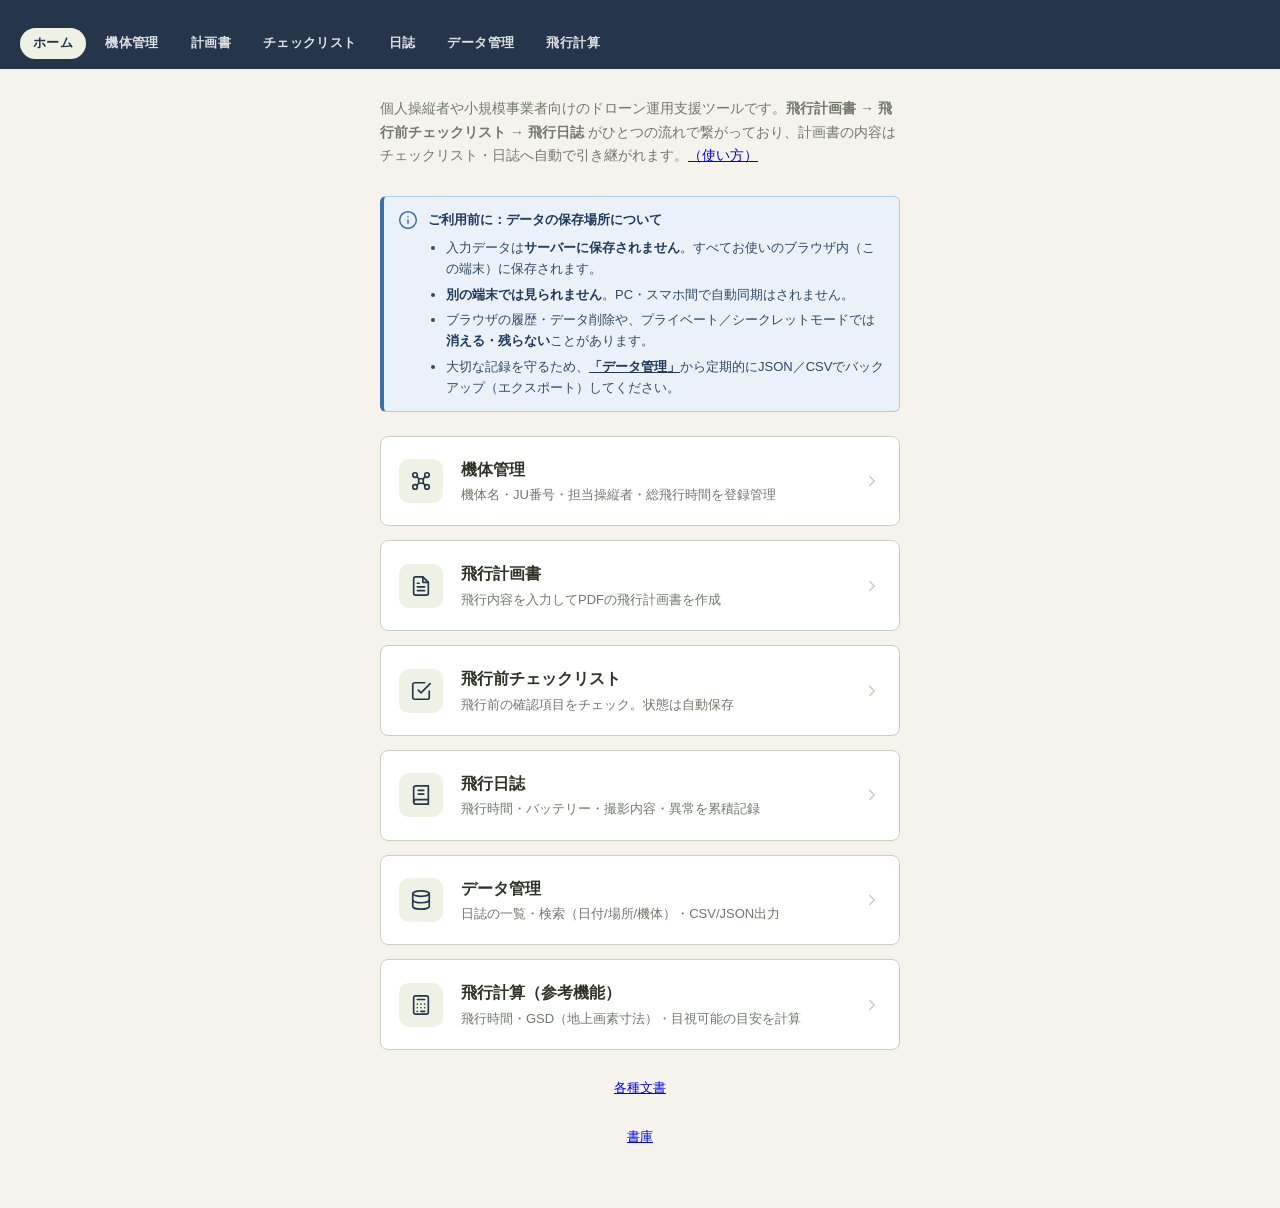
<file: index.html>
<!DOCTYPE html>
<html lang="ja">
<head>
  <meta charset="UTF-8">
  <meta name="viewport" content="width=device-width, initial-scale=1.0">
  <title>ドローン運用ツール | ホーム</title>
  <link rel="manifest" href="manifest.json">
  <meta name="theme-color" content="#25364A">
  <link rel="stylesheet" href="theme.css">
  <style>
    /* ===== ページ固有スタイル（共通部分は theme.css 参照） ===== */
    .container { max-width: 560px; }

    /* ===== 説明文 ===== */
    .page-desc {
      font-size: 14px;
      color: var(--muted);
      margin-bottom: 28px;
      line-height: 1.7;
    }

    /* ===== ツールカード一覧 ===== */
    .tool-list {
      display: flex;
      flex-direction: column;
      gap: 14px;
    }

    /* ===== カード ===== */
    .tool-card {
      display: flex;
      align-items: center;
      gap: 18px;
      padding: 20px 18px;
      background: var(--white);
      border: 1px solid var(--border);
      border-radius: var(--radius);
      text-decoration: none;
      color: inherit;
      transition: background .18s, border-color .18s, box-shadow .18s, transform .12s;
      -webkit-tap-highlight-color: transparent;
    }
    .tool-card:hover {
      background: var(--accent-light);
      border-color: var(--accent);
      box-shadow: 0 4px 14px rgba(37, 54, 74, .12);
      transform: translateY(-2px);
    }
    .tool-card:active {
      transform: translateY(0);
      box-shadow: 0 2px 6px rgba(37, 54, 74, .10);
    }

    /* カードアイコン */
    .card-icon {
      flex-shrink: 0;
      width: 44px;
      height: 44px;
      background: var(--accent-light);
      border-radius: 10px;
      display: flex;
      align-items: center;
      justify-content: center;
      transition: background .18s;
    }
    .tool-card:hover .card-icon {
      background: var(--white);
    }

    /* カードテキスト */
    .card-body {
      flex: 1;
      min-width: 0;
    }
    .card-title {
      display: block;
      font-size: 16px;
      font-weight: 700;
      color: var(--text);
      margin-bottom: 3px;
    }
    .card-desc {
      display: block;
      font-size: 13px;
      color: var(--muted);
      line-height: 1.55;
    }

    /* 矢印 */
    .card-arrow {
      flex-shrink: 0;
      color: var(--border);
      transition: color .18s, transform .18s;
    }
    .tool-card:hover .card-arrow {
      color: var(--accent);
      transform: translateX(3px);
    }

    /* ===== スマホ対応 ===== */
    @media (max-width: 480px) {
      .tool-card { padding: 16px 14px; gap: 14px; }
      .card-icon { width: 40px; height: 40px; }
      .card-title { font-size: 15px; }
    }
  </style>
</head>
<body>

<header class="site-header">
</header>

<nav class="site-nav" aria-label="ツール間ナビゲーション">
  <a href="index.html" aria-current="page">ホーム</a>
  <a href="aircraft.html">機体管理</a>
  <a href="flight-plan.html">計画書</a>
  <a href="checklist.html">チェックリスト</a>
  <a href="flight-log.html">日誌</a>
  <a href="data.html">データ管理</a>
  <a href="calculator.html">飛行計算</a>
</nav>


<div class="container">

  <p class="page-desc">個人操縦者や小規模事業者向けのドローン運用支援ツールです。<strong>飛行計画書 → 飛行前チェックリスト → 飛行日誌</strong> がひとつの流れで繋がっており、計画書の内容はチェックリスト・日誌へ自動で引き継がれます。<a href="userguide.html">（使い方）</a></p>

  <div class="note-info" role="note">
    <svg width="20" height="20" viewBox="0 0 24 24" fill="none" stroke="#3f6fa3" stroke-width="1.8" stroke-linecap="round" stroke-linejoin="round">
      <circle cx="12" cy="12" r="10"/>
      <line x1="12" y1="16" x2="12" y2="12"/>
      <line x1="12" y1="8" x2="12.01" y2="8"/>
    </svg>
    <div>
      <span class="note-info-title">ご利用前に：データの保存場所について</span>
      <ul>
        <li>入力データは<strong>サーバーに保存されません</strong>。すべてお使いのブラウザ内（この端末）に保存されます。</li>
        <li><strong>別の端末では見られません</strong>。PC・スマホ間で自動同期はされません。</li>
        <li>ブラウザの履歴・データ削除や、プライベート／シークレットモードでは<strong>消える・残らない</strong>ことがあります。</li>
        <li>大切な記録を守るため、<a href="data.html">「データ管理」</a>から定期的にJSON／CSVでバックアップ（エクスポート）してください。</li>
      </ul>
    </div>
  </div>

  <div class="tool-list">

    <a class="tool-card" href="aircraft.html">
      <div class="card-icon">
        <svg width="22" height="22" viewBox="0 0 24 24" fill="none" stroke="#25364A" stroke-width="1.8" stroke-linecap="round" stroke-linejoin="round">
          <circle cx="5.5" cy="5.5" r="2.5"/>
          <circle cx="18.5" cy="5.5" r="2.5"/>
          <circle cx="5.5" cy="18.5" r="2.5"/>
          <circle cx="18.5" cy="18.5" r="2.5"/>
          <rect x="9.5" y="9.5" width="5" height="5" rx="1.2"/>
          <line x1="7.3" y1="7.3" x2="9.5" y2="9.5"/>
          <line x1="16.7" y1="7.3" x2="14.5" y2="9.5"/>
          <line x1="7.3" y1="16.7" x2="9.5" y2="14.5"/>
          <line x1="16.7" y1="16.7" x2="14.5" y2="14.5"/>
        </svg>
      </div>
      <div class="card-body">
        <span class="card-title">機体管理</span>
        <span class="card-desc">機体名・JU番号・担当操縦者・総飛行時間を登録管理</span>
      </div>
      <svg class="card-arrow" width="18" height="18" viewBox="0 0 24 24" fill="none" stroke="currentColor" stroke-width="2" stroke-linecap="round" stroke-linejoin="round">
        <polyline points="9 18 15 12 9 6"/>
      </svg>
    </a>

    <a class="tool-card" href="flight-plan.html">
      <div class="card-icon">
        <svg width="22" height="22" viewBox="0 0 24 24" fill="none" stroke="#25364A" stroke-width="1.8" stroke-linecap="round" stroke-linejoin="round">
          <path d="M14 2H6a2 2 0 0 0-2 2v16a2 2 0 0 0 2 2h12a2 2 0 0 0 2-2V8z"/>
          <polyline points="14 2 14 8 20 8"/>
          <line x1="16" y1="13" x2="8" y2="13"/>
          <line x1="16" y1="17" x2="8" y2="17"/>
          <polyline points="10 9 9 9 8 9"/>
        </svg>
      </div>
      <div class="card-body">
        <span class="card-title">飛行計画書</span>
        <span class="card-desc">飛行内容を入力してPDFの飛行計画書を作成</span>
      </div>
      <svg class="card-arrow" width="18" height="18" viewBox="0 0 24 24" fill="none" stroke="currentColor" stroke-width="2" stroke-linecap="round" stroke-linejoin="round">
        <polyline points="9 18 15 12 9 6"/>
      </svg>
    </a>

    <a class="tool-card" href="checklist.html">
      <div class="card-icon">
        <svg width="22" height="22" viewBox="0 0 24 24" fill="none" stroke="#25364A" stroke-width="1.8" stroke-linecap="round" stroke-linejoin="round">
          <polyline points="9 11 12 14 22 4"/>
          <path d="M21 12v7a2 2 0 0 1-2 2H5a2 2 0 0 1-2-2V5a2 2 0 0 1 2-2h11"/>
        </svg>
      </div>
      <div class="card-body">
        <span class="card-title">飛行前チェックリスト</span>
        <span class="card-desc">飛行前の確認項目をチェック。状態は自動保存</span>
      </div>
      <svg class="card-arrow" width="18" height="18" viewBox="0 0 24 24" fill="none" stroke="currentColor" stroke-width="2" stroke-linecap="round" stroke-linejoin="round">
        <polyline points="9 18 15 12 9 6"/>
      </svg>
    </a>

    <a class="tool-card" href="flight-log.html">
      <div class="card-icon">
        <svg width="22" height="22" viewBox="0 0 24 24" fill="none" stroke="#25364A" stroke-width="1.8" stroke-linecap="round" stroke-linejoin="round">
          <path d="M4 19.5A2.5 2.5 0 0 1 6.5 17H20"/>
          <path d="M6.5 2H20v20H6.5A2.5 2.5 0 0 1 4 19.5v-15A2.5 2.5 0 0 1 6.5 2z"/>
          <line x1="9" y1="7" x2="15" y2="7"/>
          <line x1="9" y1="11" x2="15" y2="11"/>
        </svg>
      </div>
      <div class="card-body">
        <span class="card-title">飛行日誌</span>
        <span class="card-desc">飛行時間・バッテリー・撮影内容・異常を累積記録</span>
      </div>
      <svg class="card-arrow" width="18" height="18" viewBox="0 0 24 24" fill="none" stroke="currentColor" stroke-width="2" stroke-linecap="round" stroke-linejoin="round">
        <polyline points="9 18 15 12 9 6"/>
      </svg>
    </a>

    <a class="tool-card" href="data.html">
      <div class="card-icon">
        <svg width="22" height="22" viewBox="0 0 24 24" fill="none" stroke="#25364A" stroke-width="1.8" stroke-linecap="round" stroke-linejoin="round">
          <ellipse cx="12" cy="5" rx="9" ry="3"/>
          <path d="M21 12c0 1.66-4 3-9 3s-9-1.34-9-3"/>
          <path d="M3 5v14c0 1.66 4 3 9 3s9-1.34 9-3V5"/>
        </svg>
      </div>
      <div class="card-body">
        <span class="card-title">データ管理</span>
        <span class="card-desc">日誌の一覧・検索（日付/場所/機体）・CSV/JSON出力</span>
      </div>
      <svg class="card-arrow" width="18" height="18" viewBox="0 0 24 24" fill="none" stroke="currentColor" stroke-width="2" stroke-linecap="round" stroke-linejoin="round">
        <polyline points="9 18 15 12 9 6"/>
      </svg>
    </a>

    <a class="tool-card" href="calculator.html">
      <div class="card-icon">
        <svg width="22" height="22" viewBox="0 0 24 24" fill="none" stroke="#25364A" stroke-width="1.8" stroke-linecap="round" stroke-linejoin="round">
          <rect x="4" y="2" width="16" height="20" rx="2"/>
          <line x1="8" y1="6" x2="16" y2="6"/>
          <line x1="8" y1="11" x2="8" y2="11.01"/><line x1="12" y1="11" x2="12" y2="11.01"/><line x1="16" y1="11" x2="16" y2="11.01"/>
          <line x1="8" y1="15" x2="8" y2="15.01"/><line x1="12" y1="15" x2="12" y2="15.01"/><line x1="16" y1="15" x2="16" y2="15.01"/>
          <line x1="8" y1="19" x2="8" y2="19.01"/><line x1="12" y1="19" x2="16" y2="19"/>
        </svg>
      </div>
      <div class="card-body">
        <span class="card-title">飛行計算（参考機能）</span>
        <span class="card-desc">飛行時間・GSD（地上画素寸法）・目視可能の目安を計算</span>
      </div>
      <svg class="card-arrow" width="18" height="18" viewBox="0 0 24 24" fill="none" stroke="currentColor" stroke-width="2" stroke-linecap="round" stroke-linejoin="round">
        <polyline points="9 18 15 12 9 6"/>
      </svg>
    </a>

  </div>

  <p style="margin-top: 28px; text-align: center; font-size: 13px;">
    <a href="https://morihrkz.github.io/mlitdocs/">各種文書</a>
  </p>

  <p style="margin-top: 28px; text-align: center; font-size: 13px;">
    <a href="https://morihrkz.github.io/library/">書庫</a>
  </p>

  </div><script>if("serviceWorker" in navigator){navigator.serviceWorker.register("sw.js").catch(()=>{});}</script>
</body>
</html>
</file>
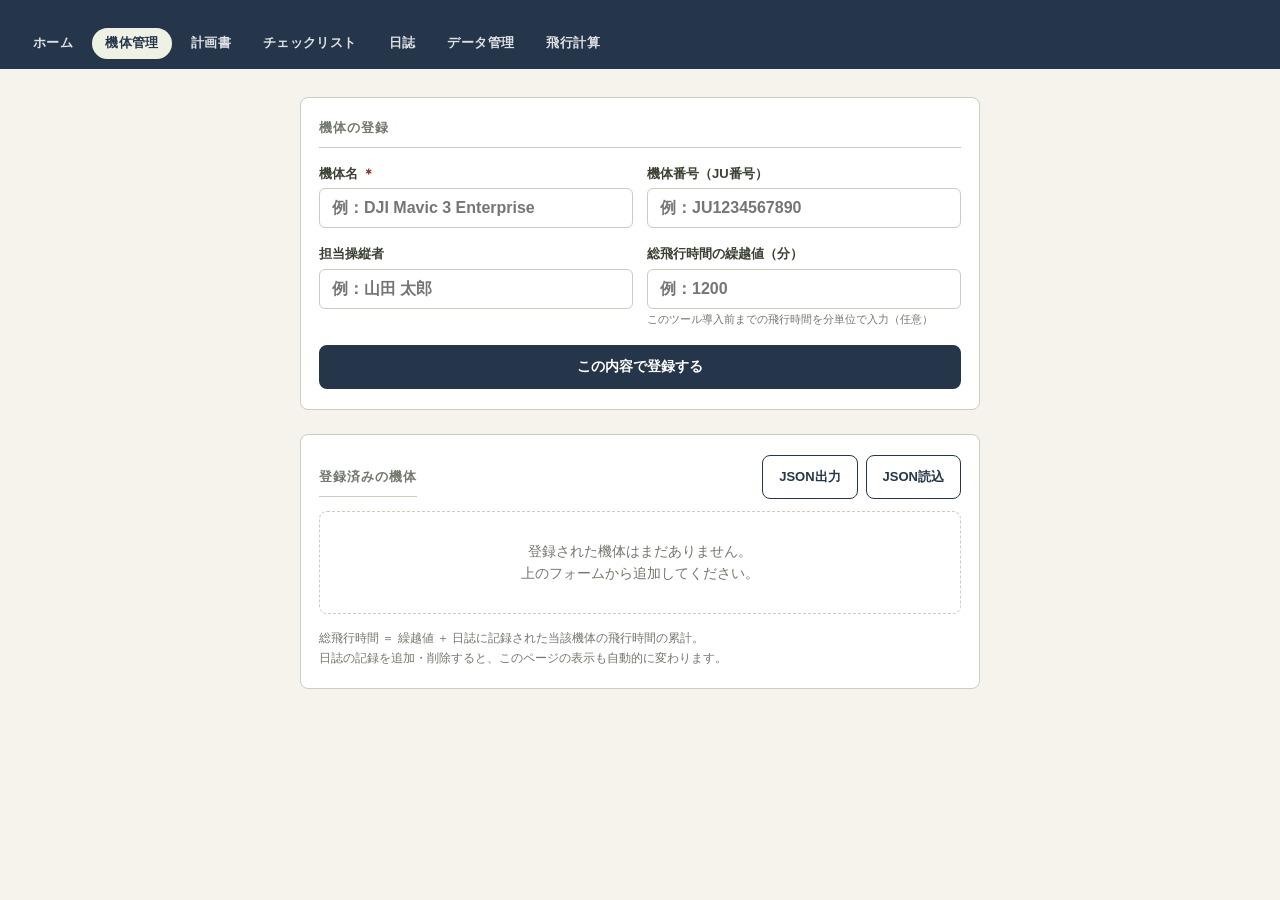
<file: aircraft.html>
<!DOCTYPE html>
<html lang="ja">
<head>
  <meta charset="UTF-8">
  <meta name="viewport" content="width=device-width, initial-scale=1.0">
  <title>ドローン運用ツール | 機体管理</title>
  <link rel="manifest" href="manifest.json">
  <meta name="theme-color" content="#25364A">
  <link rel="stylesheet" href="theme.css">
  <style>
    /* ===== ページ固有スタイル（共通部分は theme.css 参照） ===== */
    .container { max-width: 720px; }

    /* ===== 機体一覧 ===== */
    .aircraft-list { display: flex; flex-direction: column; gap: 12px; }

    .ac-item {
      background: var(--white);
      border: 1px solid var(--border);
      border-radius: var(--radius);
      padding: 14px 16px;
    }
    .ac-item.editing { border-color: var(--accent); outline: 2px solid var(--accent); outline-offset: -1px; }

    .ac-head {
      display: flex;
      align-items: baseline;
      gap: 10px;
      flex-wrap: wrap;
      margin-bottom: 6px;
    }
    .ac-name { font-size: 16px; font-weight: 700; color: var(--text); }
    .ac-reg {
      font-size: 12px; font-weight: 700; color: var(--accent);
      background: var(--accent-light); padding: 2px 8px; border-radius: 999px;
      letter-spacing: .03em;
    }
    .ac-reg.none { background: transparent; color: var(--muted); font-weight: 600; }

    .ac-meta {
      display: grid;
      grid-template-columns: 1fr 1fr;
      gap: 4px 16px;
      font-size: 13px;
      color: var(--label);
      margin-bottom: 10px;
    }
    .ac-meta .k { color: var(--muted); font-size: 12px; display: block; }
    .ac-meta .v { font-weight: 700; }
    .ac-meta .v .breakdown { font-size: 11px; font-weight: 600; color: var(--muted); }

    .ac-actions { display: flex; gap: 8px; }
    .btn-small {
      padding: 10px 16px;
      min-height: 44px;
      background: transparent;
      color: var(--accent);
      border: 1.5px solid var(--accent);
      border-radius: var(--radius);
      font-family: inherit;
      font-size: 13px;
      font-weight: 700;
      cursor: pointer;
      white-space: nowrap;
      transition: background .15s, color .15s;
    }
    .btn-small:hover { background: var(--accent); color: #fff; }
    .btn-small.danger { color: var(--danger-dark); border-color: var(--danger-dark); }
    .btn-small.danger:hover { background: var(--danger-dark); color: #fff; }

    /* 編集中のフォームカード見出し */
    #form-title { transition: color .15s; }
    .card.editing { border-color: var(--accent); }
    .card.editing #form-title { color: var(--accent); }

    .cancel-row { margin-top: 10px; display: none; }
    .card.editing .cancel-row { display: block; }

    .hint-block {
      font-size: 12px;
      color: var(--muted);
      line-height: 1.7;
      margin-top: 14px;
    }

    @media (max-width: 480px) {
      .ac-meta { grid-template-columns: 1fr; }
    }
  </style>
</head>
<body>

<header class="site-header">
</header>

<nav class="site-nav" aria-label="ツール間ナビゲーション">
  <a href="index.html">ホーム</a>
  <a href="aircraft.html" aria-current="page">機体管理</a>
  <a href="flight-plan.html">計画書</a>
  <a href="checklist.html">チェックリスト</a>
  <a href="flight-log.html">日誌</a>
  <a href="data.html">データ管理</a>
  <a href="calculator.html">飛行計算</a>
</nav>


<div class="container">

  <div class="card" id="form-card">
    <h2 id="form-title">機体の登録</h2>

    <div class="field-row">
      <div class="field">
        <label for="f-name">機体名 <span style="color:var(--danger-dark);">＊</span></label>
        <input type="text" id="f-name" placeholder="例：DJI Mavic 3 Enterprise">
      </div>
      <div class="field">
        <label for="f-reg">機体番号（JU番号）</label>
        <input type="text" id="f-reg" placeholder="例：JU1234567890">
      </div>
    </div>

    <div class="field-row">
      <div class="field">
        <label for="f-pilot">担当操縦者</label>
        <input type="text" id="f-pilot" placeholder="例：山田 太郎">
      </div>
      <div class="field">
        <label for="f-carryover">総飛行時間の繰越値（分）</label>
        <input type="number" id="f-carryover" min="0" step="1" inputmode="numeric" placeholder="例：1200">
        <div class="hint">このツール導入前までの飛行時間を分単位で入力（任意）</div>
      </div>
    </div>

    <button type="button" class="btn btn-primary" id="btn-save">この内容で登録する</button>
    <div class="cancel-row">
      <button type="button" class="btn btn-outline" id="btn-cancel" style="width:100%;">編集をやめる</button>
    </div>
  </div>

  <div class="card">
    <div style="display:flex; align-items:baseline; justify-content:space-between; gap:10px; flex-wrap:wrap;">
      <h2 style="margin-bottom:0;">登録済みの機体</h2>
      <div class="ac-actions">
        <button type="button" class="btn-small" id="btn-export">JSON出力</button>
        <button type="button" class="btn-small" id="btn-import">JSON読込</button>
        <input type="file" id="import-file" accept="application/json,.json" style="display:none;">
      </div>
    </div>
    <div class="aircraft-list" id="list" style="margin-top:12px;"></div>
    <div class="empty-msg" id="empty" style="display:none;">登録された機体はまだありません。<br>上のフォームから追加してください。</div>
    <p class="hint-block">
      総飛行時間 ＝ 繰越値 ＋ 日誌に記録された当該機体の飛行時間の累計。<br>
      日誌の記録を追加・削除すると、このページの表示も自動的に変わります。
    </p>
  </div>

</div>

<script src="storage-keys.js"></script>
<script>
  const $ = id => document.getElementById(id);

  let aircraft = [];
  let editingId = null;

  function load() {
    try { aircraft = JSON.parse(localStorage.getItem(DRONE_KEYS.aircraftList)) || []; }
    catch (e) { aircraft = []; }
  }
  function save() {
    localStorage.setItem(DRONE_KEYS.aircraftList, JSON.stringify(aircraft));
  }

  // 日誌の記録から機体名ごとの飛行時間（分）累計を求める
  function logMinutesByAircraft() {
    let records = [];
    try { records = JSON.parse(localStorage.getItem(DRONE_KEYS.flightLogRecords)) || []; }
    catch (e) {}
    const sums = {};
    records.forEach(r => {
      const name = (r.aircraft || '').trim();
      const min = parseInt(r.time, 10);
      if (!name || isNaN(min)) return;
      sums[name] = (sums[name] || 0) + min;
    });
    return sums;
  }

  function fmtMinutes(total) {
    if (total >= 60) return `${Math.floor(total / 60)}時間${total % 60}分`;
    return `${total}分`;
  }

  function esc(s) {
    return String(s).replace(/[&<>"']/g, c =>
      ({ '&': '&amp;', '<': '&lt;', '>': '&gt;', '"': '&quot;', "'": '&#39;' }[c]));
  }

  function render() {
    const list = $('list');
    const logSums = logMinutesByAircraft();
    $('empty').style.display = aircraft.length ? 'none' : 'block';
    list.innerHTML = aircraft.map(a => {
      const carry = parseInt(a.carryoverMinutes, 10) || 0;
      const logged = logSums[a.name] || 0;
      const total = carry + logged;
      return `
      <div class="ac-item${a.id === editingId ? ' editing' : ''}" data-id="${a.id}">
        <div class="ac-head">
          <span class="ac-name">${esc(a.name)}</span>
          ${a.regNo
            ? `<span class="ac-reg">${esc(a.regNo)}</span>`
            : `<span class="ac-reg none">JU番号未登録</span>`}
        </div>
        <div class="ac-meta">
          <div><span class="k">担当操縦者</span><span class="v">${a.pilot ? esc(a.pilot) : '―'}</span></div>
          <div><span class="k">総飛行時間</span>
            <span class="v">${fmtMinutes(total)}
              <span class="breakdown">（繰越 ${fmtMinutes(carry)} ＋ 日誌 ${fmtMinutes(logged)}）</span>
            </span>
          </div>
        </div>
        <div class="ac-actions">
          <button type="button" class="btn-small" data-act="edit">編集</button>
          <button type="button" class="btn-small danger" data-act="delete">削除</button>
        </div>
      </div>`;
    }).join('');
  }

  // ===== フォーム =====
  function clearForm() {
    editingId = null;
    $('f-name').value = '';
    $('f-reg').value = '';
    $('f-pilot').value = '';
    $('f-carryover').value = '';
    $('form-title').textContent = '機体の登録';
    $('btn-save').textContent = 'この内容で登録する';
    $('form-card').classList.remove('editing');
  }

  function startEdit(id) {
    const a = aircraft.find(x => x.id === id);
    if (!a) return;
    editingId = id;
    $('f-name').value = a.name;
    $('f-reg').value = a.regNo || '';
    $('f-pilot').value = a.pilot || '';
    $('f-carryover').value = a.carryoverMinutes || '';
    $('form-title').textContent = `機体の編集：${a.name}`;
    $('btn-save').textContent = 'この内容で更新する';
    $('form-card').classList.add('editing');
    render();
    $('form-card').scrollIntoView({ behavior: 'smooth', block: 'start' });
    $('f-name').focus();
  }

  $('btn-save').addEventListener('click', () => {
    const name = $('f-name').value.trim();
    if (!name) { alert('機体名を入力してください。'); $('f-name').focus(); return; }

    const dup = aircraft.find(a => a.name === name && a.id !== editingId);
    if (dup) { alert(`「${name}」はすでに登録されています。`); return; }

    const carryRaw = $('f-carryover').value.trim();
    const carry = carryRaw === '' ? 0 : parseInt(carryRaw, 10);
    if (isNaN(carry) || carry < 0) { alert('繰越値は0以上の整数（分）で入力してください。'); return; }

    const data = {
      name,
      regNo: $('f-reg').value.trim(),
      pilot: $('f-pilot').value.trim(),
      carryoverMinutes: carry,
    };

    if (editingId) {
      const i = aircraft.findIndex(a => a.id === editingId);
      aircraft[i] = { ...aircraft[i], ...data };
    } else {
      aircraft.push({ id: 'ac-' + Date.now().toString(36), ...data });
    }
    save();
    clearForm();
    render();
  });

  $('btn-cancel').addEventListener('click', () => { clearForm(); render(); });

  $('list').addEventListener('click', e => {
    const btn = e.target.closest('button[data-act]');
    if (!btn) return;
    const id = btn.closest('.ac-item').dataset.id;
    if (btn.dataset.act === 'edit') {
      startEdit(id);
    } else if (btn.dataset.act === 'delete') {
      const a = aircraft.find(x => x.id === id);
      if (!a) return;
      if (!confirm(`機体「${a.name}」を削除しますか？\n（日誌の過去の記録は削除されません）`)) return;
      aircraft = aircraft.filter(x => x.id !== id);
      if (editingId === id) clearForm();
      save();
      render();
    }
  });

  // ===== JSON 入出力 =====
  $('btn-export').addEventListener('click', () => {
    if (!aircraft.length) { alert('出力する機体データがありません。'); return; }
    const payload = { app: DRONE_FORMATS.aircraft, exportedAt: new Date().toISOString(), aircraft };
    const blob = new Blob([JSON.stringify(payload, null, 2)], { type: 'application/json' });
    const url = URL.createObjectURL(blob);
    const a = document.createElement('a');
    a.href = url;
    a.download = `機体管理_${new Date().toISOString().slice(0, 10)}.json`;
    a.click();
    URL.revokeObjectURL(url);
  });

  $('btn-import').addEventListener('click', () => $('import-file').click());

  $('import-file').addEventListener('change', e => {
    const file = e.target.files[0];
    if (!file) return;
    const reader = new FileReader();
    reader.onload = () => {
      try {
        const parsed = JSON.parse(reader.result);
        const incoming = Array.isArray(parsed) ? parsed : parsed.aircraft;
        if (!Array.isArray(incoming)) throw new Error('形式不正');
        // 重複は後勝ち（機体名で判定し、後から読み込んだデータで上書き）
        let added = 0, updated = 0;
        incoming.forEach(item => {
          if (!item || !item.name) return;
          const data = {
            name: String(item.name).trim(),
            regNo: (item.regNo || '').toString().trim(),
            pilot: (item.pilot || '').toString().trim(),
            carryoverMinutes: parseInt(item.carryoverMinutes, 10) || 0,
          };
          const i = aircraft.findIndex(a => a.name === data.name);
          if (i >= 0) { aircraft[i] = { ...aircraft[i], ...data }; updated++; }
          else { aircraft.push({ id: 'ac-' + Date.now().toString(36) + Math.random().toString(36).slice(2, 6), ...data }); added++; }
        });
        save();
        render();
        alert(`読み込み完了：新規 ${added} 件、上書き ${updated} 件`);
      } catch (err) {
        alert('JSONの読み込みに失敗しました。ファイル形式を確認してください。');
      }
      $('import-file').value = '';
    };
    reader.readAsText(file);
  });

  load();
  render();
</script>

<script>if("serviceWorker" in navigator){navigator.serviceWorker.register("sw.js").catch(()=>{});}</script>
</body>
</html>
</file>
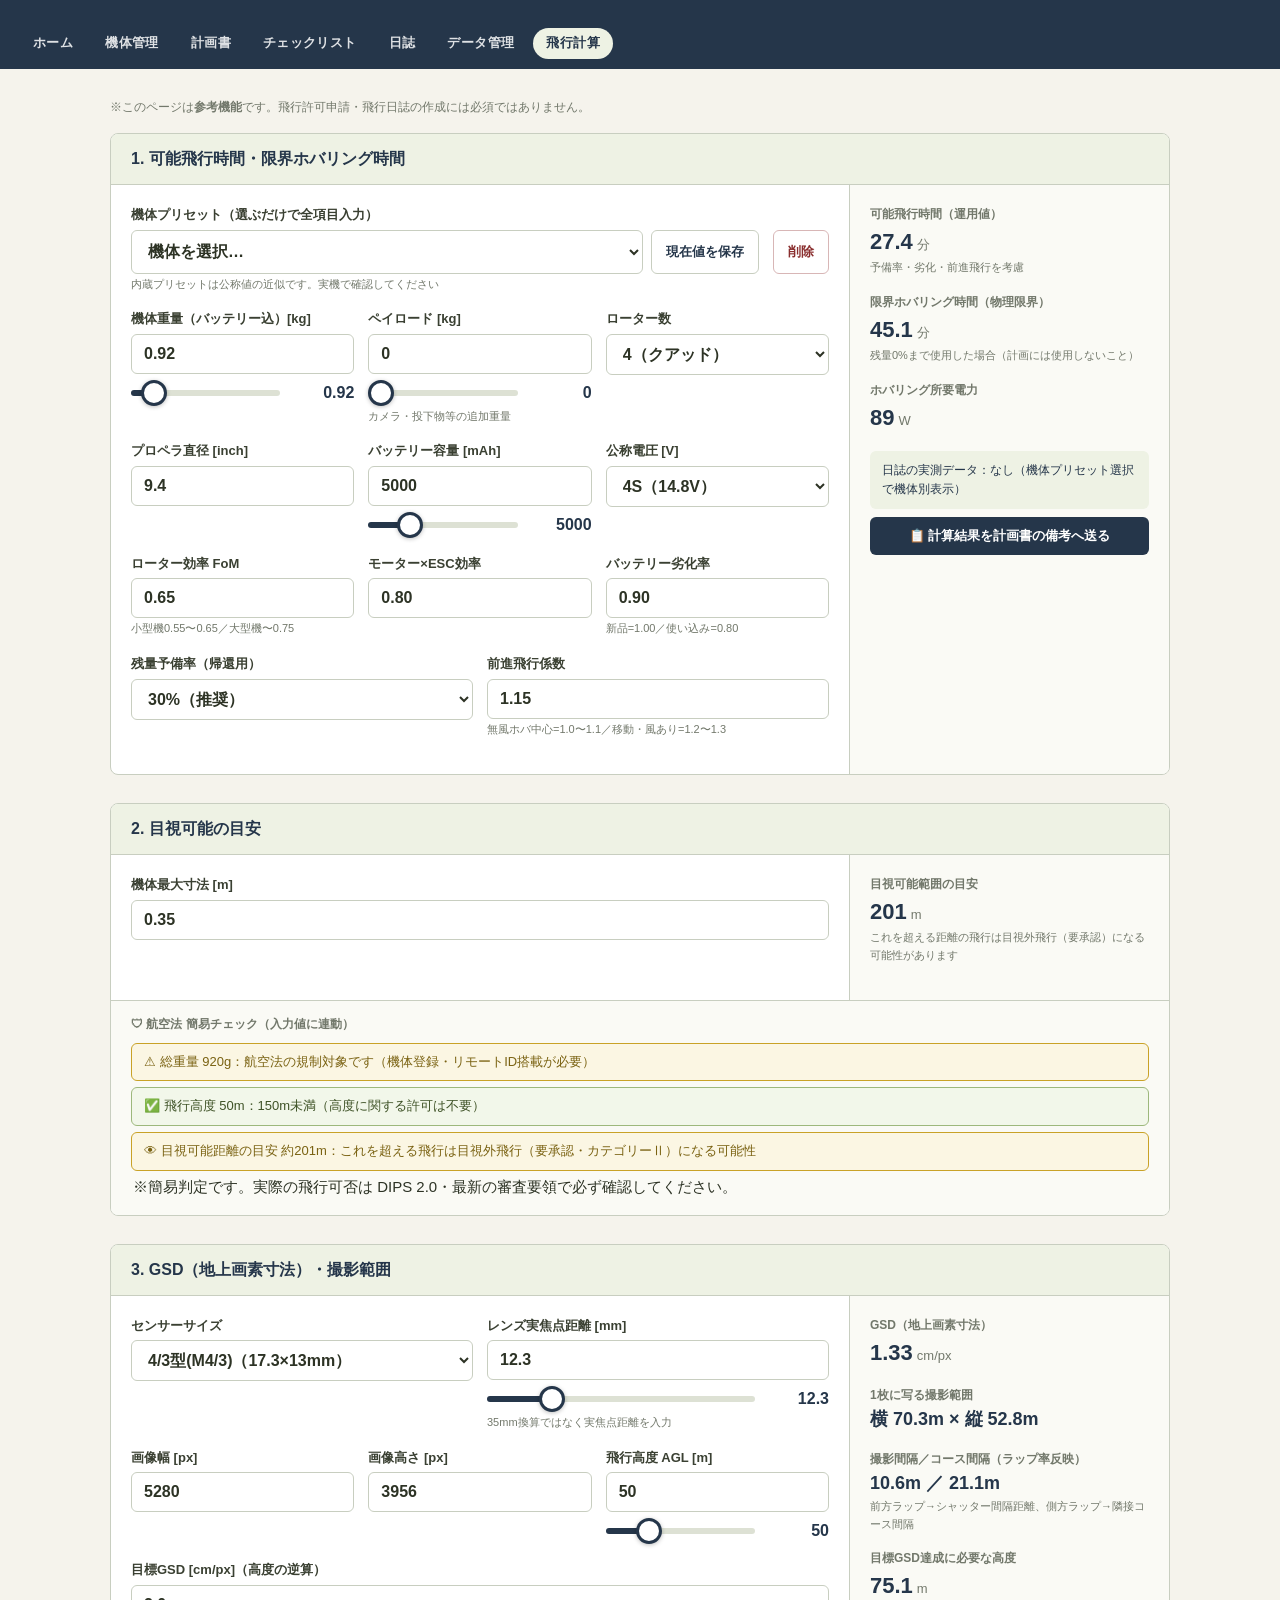
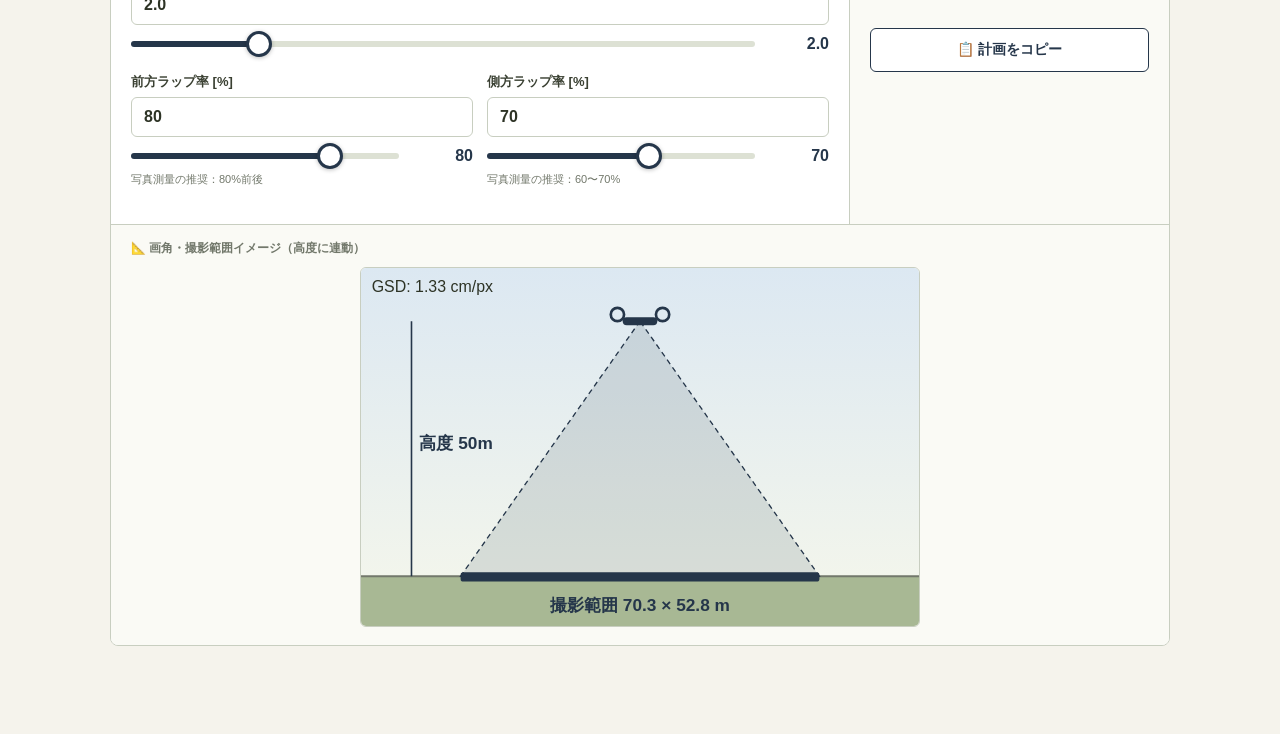
<file: calculator.html>
<!DOCTYPE html>
<html lang="ja">
<head>
  <meta charset="UTF-8">
  <meta name="viewport" content="width=device-width, initial-scale=1.0">
  <title>ドローン運用ツール | 飛行計算ツール</title>
  <link rel="manifest" href="manifest.json">
  <meta name="theme-color" content="#25364A">
  <link rel="stylesheet" href="theme.css">
  <style>
    /* ===== ページ固有スタイル（共通部分は theme.css 参照） ===== */
    .container { max-width: 1100px; }
    .calc-card { background: var(--white); border: 1px solid var(--border); border-radius: var(--radius); margin-bottom: 28px; overflow: hidden; }
    .calc-card h2 { background: var(--accent-light); color: var(--accent); font-size: 16px; padding: 12px 20px; border-bottom: 1px solid var(--border); }
    .calc-body { display: grid; grid-template-columns: 1fr 320px; gap: 0; }
    .calc-form { padding: 20px; }
    .calc-result { background: #FAFAF5; border-left: 1px solid var(--border); padding: 20px; }
    .field input.over-limit { border-color: #b03a3a; background: #fdf3f3; color: #b03a3a; font-weight: 700; }

    /* ===== スライダー併用 ===== */
    .slider-wrap { display: flex; align-items: center; gap: 10px; margin-top: 6px; }
    /* 【UI改善 1-2】スライダー現在値バッジ：太字・大きめで指がスライダー上にあっても値が読める */
    .slider-val {
      min-width: 64px; text-align: right; font-size: 16px; font-weight: 700;
      color: var(--accent); font-variant-numeric: tabular-nums;
      transition: transform .1s ease-out;
    }
    /* 【UI改善 1-2】ドラッグ中はバッジをさらに拡大して強調 */
    .slider-wrap.dragging .slider-val { transform: scale(1.25); transform-origin: right center; }
    input[type="range"].fld-slider {
      -webkit-appearance: none; appearance: none; flex: 1; height: 6px;
      background: linear-gradient(to right, var(--accent) 0%, var(--accent) var(--fill, 50%), #DDE1D4 var(--fill, 50%), #DDE1D4 100%);
      border-radius: 999px; outline: none; cursor: pointer; padding: 0; border: none;
    }
    /* 【UX改善】サムを26pxに拡大：グローブ着用時でもつまみやすく（タッチターゲット拡大） */
    input[type="range"].fld-slider::-webkit-slider-thumb {
      -webkit-appearance: none; appearance: none; width: 26px; height: 26px;
      border-radius: 50%; background: var(--white); border: 3px solid var(--accent);
      box-shadow: 0 1px 4px rgba(0,0,0,.25); cursor: grab;
    }
    input[type="range"].fld-slider::-moz-range-thumb {
      width: 26px; height: 26px; border-radius: 50%; background: var(--white);
      border: 3px solid var(--accent); box-shadow: 0 1px 4px rgba(0,0,0,.25); cursor: grab;
    }
    input[type="range"].fld-slider:active::-webkit-slider-thumb { cursor: grabbing; transform: scale(1.15); }

    /* ===== ③ 図解 ===== */
    .viz-box { border-top: 1px solid var(--border); background: #FAFAF5; padding: 14px 20px 18px; }
    .viz-title { font-size: 12px; font-weight: 700; color: var(--muted); margin-bottom: 8px; }
    .viz-box svg { width: 100%; max-width: 560px; height: auto; display: block; margin: 0 auto;
      background: #fff; border: 1px solid var(--border); border-radius: 6px; }
    #viz-drone, #viz-cone, #viz-fp, #viz-altline { transition: all .15s ease-out; }

    /* ===== ④ 法規チェック ===== */
    .compliance-box { border-top: 1px solid var(--border); background: #FAFAF5; padding: 14px 20px 16px; }
    .compliance-list { list-style: none; display: grid; gap: 6px; }
    .compliance-list li { font-size: 13px; padding: 8px 12px; border-radius: 6px; border: 1px solid var(--border); background: #fff; }
    .compliance-list li.c-ok   { border-color: #9DB87C; background: #F2F7EA; color: #3E5226; }
    .compliance-list li.c-warn { border-color: #C9A227; background: #FBF6E3; color: #7A6212; }
    .compliance-list li.c-ng   { border-color: #b03a3a; background: #FDF3F3; color: #8a2f2f; font-weight: 700; }
    .result-item { margin-bottom: 16px; }
    .result-item .r-label { font-size: 12px; color: var(--muted); font-weight: 700; }
    .result-item .r-value { font-size: 22px; font-weight: 700; color: var(--accent); }
    .result-item .r-unit { font-size: 13px; color: var(--muted); margin-left: 4px; }
    .result-item .r-note { font-size: 11px; color: var(--muted); }
    .warn { color: #b03a3a; font-size: 12px; font-weight: 700; }
    /* 【UI改善 1-3】150m超の警告バナー：⚠アイコン＋背景付きで視覚的に強調 */
    .warn-banner {
      display: flex; align-items: flex-start; gap: 8px; margin-top: 8px;
      padding: 10px 12px; border: 2px solid var(--danger); border-radius: 6px;
      background: #FDF3F3; color: #8a2f2f; font-size: 13px; font-weight: 700; line-height: 1.5;
    }
    .warn-banner .w-icon { font-size: 18px; line-height: 1.2; }
    /* 【UX改善 2-3】計画コピーボタン＋コピー完了フィードバック */
    .btn-copy {
      width: 100%; margin-top: 8px; padding: 12px; font-size: 14px; font-weight: 700;
      border: 1px solid var(--accent); border-radius: 6px; background: #fff;
      color: var(--accent); cursor: pointer; font-family: inherit;
    }
    .btn-copy:hover { background: var(--accent-light); }
    .btn-copy.copied { background: #F2F7EA; border-color: #9DB87C; color: #3E5226; }
    .btn-mini {
      padding: 8px 14px; min-height: 44px; font-size: 13px; font-weight: 700; white-space: nowrap;
      border: 1px solid var(--border); border-radius: 6px; background: #fff;
      color: var(--accent); cursor: pointer; font-family: inherit;
    }
    .btn-mini:hover { background: var(--accent); color: #fff; }
    /* 破壊的操作の削除は保存ボタンから離し、誤タップを防止 */
    .btn-mini.danger { color: #8a2f2f; border-color: #d8b6b6; margin-left: 6px; }
    .btn-mini.danger:hover { background: #8a2f2f; color: #fff; }
    .actual-box {
      margin-top: 4px; padding: 10px 12px; background: var(--accent-light);
      border-radius: 6px; font-size: 12px; color: var(--accent);
    }
    .btn-apply {
      width: 100%; margin-top: 8px; padding: 10px; font-size: 13px; font-weight: 700;
      border: none; border-radius: 6px; background: var(--accent); color: #fff;
      cursor: pointer; font-family: inherit;
    }
    .btn-apply:hover { background: #34495f; }

    @media (max-width: 760px) {
      .calc-body { grid-template-columns: 1fr; }
      .calc-result { border-left: none; border-top: 1px solid var(--border); }
      .field-row, .field-row-3 { grid-template-columns: 1fr; }
    }
  </style>
</head>
<body>

<header class="site-header">
  <a href="index.html"></a>
</header>
<nav class="site-nav" aria-label="ツール間ナビゲーション">
  <a href="index.html">ホーム</a>
  <a href="aircraft.html">機体管理</a>
  <a href="flight-plan.html">計画書</a>
  <a href="checklist.html">チェックリスト</a>
  <a href="flight-log.html">日誌</a>
  <a href="data.html">データ管理</a>
  <a href="calculator.html" aria-current="page">飛行計算</a>
</nav>

<div class="container">

  <p style="font-size:12px; color:var(--muted); margin-bottom:16px; line-height:1.7;">
    ※このページは<strong>参考機能</strong>です。飛行許可申請・飛行日誌の作成には必須ではありません。
  </p>

  <!-- ===== 1. 飛行時間・ホバリング計算 ===== -->
  <section class="calc-card">
    <h2>1. 可能飛行時間・限界ホバリング時間</h2>
    <div class="calc-body">
      <div class="calc-form">
        <div class="field">
          <label for="ac-preset">機体プリセット（選ぶだけで全項目入力）</label>
          <div style="display:flex; gap:8px;">
            <select id="ac-preset" style="flex:1;"></select>
            <button type="button" class="btn-mini" id="ac-save">現在値を保存</button>
            <button type="button" class="btn-mini danger" id="ac-delete">削除</button>
          </div>
          <div class="hint">内蔵プリセットは公称値の近似です。実機で確認してください</div>
        </div>
        <div class="field-row-3">
          <div class="field">
            <label for="ft-mass">機体重量（バッテリー込）[kg]</label>
            <input type="number" id="ft-mass" min="0.05" max="150" step="0.01" value="0.92">
          </div>
          <div class="field">
            <label for="ft-payload">ペイロード [kg]</label>
            <input type="number" id="ft-payload" min="0" max="50" step="0.01" value="0">
            <div class="hint">カメラ・投下物等の追加重量</div>
          </div>
          <div class="field">
            <label for="ft-rotors">ローター数</label>
            <select id="ft-rotors">
              <option value="4" selected>4（クアッド）</option>
              <option value="6">6（ヘキサ）</option>
              <option value="8">8（オクト）</option>
            </select>
          </div>
        </div>
        <div class="field-row-3">
          <div class="field">
            <label for="ft-prop">プロペラ直径 [inch]</label>
            <input type="number" id="ft-prop" min="2" max="40" step="0.1" value="9.4">
          </div>
          <div class="field">
            <label for="ft-cap">バッテリー容量 [mAh]</label>
            <input type="number" id="ft-cap" min="100" max="60000" step="50" value="5000">
          </div>
          <div class="field">
            <label for="ft-volt">公称電圧 [V]</label>
            <select id="ft-volt">
              <option value="7.4">2S（7.4V）</option>
              <option value="11.1">3S（11.1V）</option>
              <option value="14.8" selected>4S（14.8V）</option>
              <option value="22.2">6S（22.2V）</option>
              <option value="44.4">12S（44.4V）</option>
            </select>
          </div>
        </div>
        <div class="field-row-3">
          <div class="field">
            <label for="ft-fom">ローター効率 FoM</label>
            <input type="number" id="ft-fom" min="0.3" max="0.9" step="0.01" value="0.65">
            <div class="hint">小型機0.55〜0.65／大型機〜0.75</div>
          </div>
          <div class="field">
            <label for="ft-eff">モーター×ESC効率</label>
            <input type="number" id="ft-eff" min="0.4" max="0.95" step="0.01" value="0.80">
          </div>
          <div class="field">
            <label for="ft-health">バッテリー劣化率</label>
            <input type="number" id="ft-health" min="0.5" max="1" step="0.01" value="0.90">
            <div class="hint">新品=1.00／使い込み=0.80</div>
          </div>
        </div>
        <div class="field-row">
          <div class="field">
            <label for="ft-reserve">残量予備率（帰還用）</label>
            <select id="ft-reserve">
              <option value="0.30" selected>30%（推奨）</option>
              <option value="0.25">25%</option>
              <option value="0.20">20%</option>
            </select>
          </div>
          <div class="field">
            <label for="ft-cruise">前進飛行係数</label>
            <input type="number" id="ft-cruise" min="1" max="2" step="0.05" value="1.15">
            <div class="hint">無風ホバ中心=1.0〜1.1／移動・風あり=1.2〜1.3</div>
          </div>
        </div>
      </div>
      <div class="calc-result">
        <div class="result-item">
          <div class="r-label">可能飛行時間（運用値）</div>
          <div><span class="r-value" id="ft-out-flight">―</span><span class="r-unit">分</span></div>
          <div class="r-note">予備率・劣化・前進飛行を考慮</div>
        </div>
        <div class="result-item">
          <div class="r-label">限界ホバリング時間（物理限界）</div>
          <div><span class="r-value" id="ft-out-hover">―</span><span class="r-unit">分</span></div>
          <div class="r-note">残量0%まで使用した場合（計画には使用しないこと）</div>
        </div>
        <div class="result-item">
          <div class="r-label">ホバリング所要電力</div>
          <div><span class="r-value" id="ft-out-power">―</span><span class="r-unit">W</span></div>
        </div>
        <div id="ft-warn"></div>
        <div class="actual-box" id="ft-actual">日誌の実測データ：なし</div>
        <button type="button" class="btn-apply" id="btn-apply-plan">📋 計算結果を計画書の備考へ送る</button>
      </div>
    </div>
  </section>

  <!-- ===== 2. 目視可能の目安 ===== -->
  <section class="calc-card">
    <h2>2. 目視可能の目安</h2>
    <div class="calc-body">
      <div class="calc-form">
        <div class="field">
          <label for="dp-size">機体最大寸法 [m]</label>
          <input type="number" id="dp-size" min="0.05" max="5" step="0.01" value="0.35">
        </div>
      </div>
      <div class="calc-result">
        <div class="result-item">
          <div class="r-label">目視可能範囲の目安</div>
          <div><span class="r-value" id="dp-out-vlos">―</span><span class="r-unit">m</span></div>
          <div class="r-note">これを超える距離の飛行は目視外飛行（要承認）になる可能性があります</div>
        </div>
      </div>
    </div>
    <!-- 航空法 簡易コンプライアンスチェック -->
    <div class="compliance-box">
      <div class="viz-title">🛡 航空法 簡易チェック（入力値に連動）</div>
      <ul id="compliance-list" class="compliance-list"></ul>
      <div class="hint" style="padding:4px 2px 0;">※簡易判定です。実際の飛行可否は DIPS 2.0・最新の審査要領で必ず確認してください。</div>
    </div>
  </section>

  <!-- ===== 3. GSD・撮影範囲 ===== -->
  <section class="calc-card">
    <h2>3. GSD（地上画素寸法）・撮影範囲</h2>
    <div class="calc-body">
      <div class="calc-form">
        <div class="field-row">
          <div class="field">
            <label for="gs-sensor">センサーサイズ</label>
            <select id="gs-sensor"></select>
          </div>
          <div class="field">
            <label for="gs-focal">レンズ実焦点距離 [mm]</label>
            <input type="number" id="gs-focal" min="1" max="600" step="0.1" value="12.3">
            <div class="hint">35mm換算ではなく実焦点距離を入力</div>
          </div>
        </div>
        <div class="field-row-3">
          <div class="field">
            <label for="gs-imgw">画像幅 [px]</label>
            <input type="number" id="gs-imgw" min="640" max="20000" step="1" value="5280">
          </div>
          <div class="field">
            <label for="gs-imgh">画像高さ [px]</label>
            <input type="number" id="gs-imgh" min="480" max="15000" step="1" value="3956">
          </div>
          <div class="field">
            <label for="gs-alt">飛行高度 AGL [m]</label>
            <input type="number" id="gs-alt" min="1" max="500" step="1" value="50">
          </div>
        </div>
        <div class="field">
          <label for="gs-target">目標GSD [cm/px]（高度の逆算）</label>
          <input type="number" id="gs-target" min="0.1" max="50" step="0.1" value="2.0">
        </div>
        <!-- 【UX改善 2-1/2-3】ラップ率入力を新設（写真測量の計画値・コピー出力に使用） -->
        <div class="field-row">
          <div class="field">
            <label for="gs-front">前方ラップ率 [%]</label>
            <input type="number" id="gs-front" min="30" max="95" step="1" value="80">
            <div class="hint">写真測量の推奨：80%前後</div>
          </div>
          <div class="field">
            <label for="gs-side">側方ラップ率 [%]</label>
            <input type="number" id="gs-side" min="30" max="95" step="1" value="70">
            <div class="hint">写真測量の推奨：60〜70%</div>
          </div>
        </div>
      </div>
      <div class="calc-result">
        <div class="result-item">
          <div class="r-label">GSD（地上画素寸法）</div>
          <div><span class="r-value" id="gs-out-gsd">―</span><span class="r-unit">cm/px</span></div>
          <!-- 【UX改善 2-2】GSDが1cm/px未満のときmm/px換算を自動併記 -->
          <div class="r-note" id="gs-out-gsd-sub"></div>
        </div>
        <div class="result-item">
          <div class="r-label">1枚に写る撮影範囲</div>
          <!-- 【UX改善 2-2】「横 ◯m × 縦 ◯m」形式で方向が一目で分かる表示に変更 -->
          <div><span class="r-value" id="gs-out-fp" style="font-size:18px;">―</span></div>
        </div>
        <!-- 【UX改善 2-1】ラップ率に基づく撮影間隔・コース間隔（既存計算結果からの参考値） -->
        <div class="result-item">
          <div class="r-label">撮影間隔／コース間隔（ラップ率反映）</div>
          <div><span class="r-value" id="gs-out-lap" style="font-size:18px;">―</span></div>
          <div class="r-note">前方ラップ→シャッター間隔距離、側方ラップ→隣接コース間隔</div>
        </div>
        <div class="result-item">
          <div class="r-label">目標GSD達成に必要な高度</div>
          <div><span class="r-value" id="gs-out-alt">―</span><span class="r-unit">m</span></div>
          <div id="gs-warn"></div>
        </div>
        <!-- 【UX改善 2-3】飛行計画テキストをクリップボードへコピー -->
        <button type="button" class="btn-copy" id="btn-copy-plan">📋 計画をコピー</button>
      </div>
    </div>
    <!-- ③ 画角・撮影範囲の動的図解 -->
    <div class="viz-box">
      <div class="viz-title">📐 画角・撮影範囲イメージ（高度に連動）</div>
      <svg id="gsd-viz" viewBox="0 0 420 270" preserveAspectRatio="xMidYMid meet" role="img" aria-label="高度と撮影範囲の図解">
        <defs>
          <linearGradient id="viz-sky" x1="0" y1="0" x2="0" y2="1">
            <stop offset="0%" stop-color="#DCE8F2"/><stop offset="100%" stop-color="#F2F5EC"/>
          </linearGradient>
        </defs>
        <rect x="0" y="0" width="420" height="232" fill="url(#viz-sky)"/>
        <rect x="0" y="232" width="420" height="38" fill="#A8B894"/>
        <line x1="0" y1="232" x2="420" y2="232" stroke="#72786B" stroke-width="1.5"/>
        <!-- 画角の三角形 -->
        <polygon id="viz-cone" points="210,60 130,232 290,232" fill="rgba(37,54,74,0.13)" stroke="#25364A" stroke-width="1" stroke-dasharray="4 3"/>
        <!-- 撮影範囲（地面の帯） -->
        <rect id="viz-fp" x="130" y="229" width="160" height="7" rx="2" fill="#25364A"/>
        <!-- 高度の寸法線 -->
        <line id="viz-altline" x1="38" y1="60" x2="38" y2="232" stroke="#b03a3a" stroke-width="1.2"/>
        <text id="viz-alt-label" x="44" y="150" font-size="13" font-weight="bold" fill="#b03a3a">50m</text>
        <!-- 150m制限ライン -->
        <line id="viz-150" x1="0" y1="100" x2="420" y2="100" stroke="#b03a3a" stroke-width="1" stroke-dasharray="6 4" opacity="0"/>
        <text id="viz-150-label" x="416" y="96" font-size="10" fill="#b03a3a" text-anchor="end" opacity="0">150m（航空法上限）</text>
        <!-- ドローン -->
        <g id="viz-drone" transform="translate(210,60)">
          <rect x="-13" y="-3" width="26" height="6" rx="3" fill="#25364A"/>
          <circle cx="-17" cy="-5" r="5" fill="none" stroke="#25364A" stroke-width="2"/>
          <circle cx="17" cy="-5" r="5" fill="none" stroke="#25364A" stroke-width="2"/>
        </g>
        <!-- 撮影範囲ラベル -->
        <text id="viz-fp-label" x="210" y="258" font-size="13" font-weight="bold" fill="#25364A" text-anchor="middle">―</text>
        <text id="viz-gsd-label" x="8" y="18" font-size="12" fill="#2D3325">GSD: ―</text>
      </svg>
    </div>
  </section>

</div>

<script src="storage-keys.js"></script>
<script src="flight-calc.js"></script>
<script>
  const $ = id => document.getElementById(id);
  const num = id => {
    const el = $(id);
    const v = parseFloat(el.value);
    const min = parseFloat(el.min), max = parseFloat(el.max);
    const ok = Number.isFinite(v) && (!Number.isFinite(min) || v >= min) && (!Number.isFinite(max) || v <= max);
    el.classList.toggle('invalid', !ok);
    return ok ? v : NaN;
  };
  const show = (id, v, digits = 1) =>
    $(id).textContent = (v === null || !Number.isFinite(v)) ? '―' : v.toFixed(digits);

  // ===== ① スライダー併用（数値入力と双方向同期） =====
  // id: [min, max, step] — 数値ボックスの直下にスライダーを生成
  const SLIDER_DEFS = {
    'ft-mass':    [0.1, 10, 0.01],
    'ft-payload': [0, 5, 0.01],
    'ft-cap':     [500, 20000, 50],
    'gs-alt':     [1, 200, 1],
    'gs-focal':   [2, 50, 0.1],
    'gs-target':  [0.1, 10, 0.1],
    // 【UX改善 2-1】ラップ率スライダー：最小30%に制限し1%刻みで微調整しやすく
    'gs-front':   [30, 95, 1],
    'gs-side':    [30, 95, 1],
  };
  function paintSlider(sl) {
    const min = parseFloat(sl.min), max = parseFloat(sl.max), v = parseFloat(sl.value);
    sl.style.setProperty('--fill', `${((v - min) / (max - min)) * 100}%`);
  }
  function syncSliders() {
    Object.keys(SLIDER_DEFS).forEach(id => {
      const sl = $(id + '-slider');
      if (sl) {
        sl.value = $(id).value; paintSlider(sl);
        // 【UI改善 1-2】プリセット適用・下書き復元時も現在値バッジを同期
        const badge = sl.parentElement.querySelector('.slider-val');
        if (badge) badge.textContent = $(id).value;
      }
    });
  }
  Object.entries(SLIDER_DEFS).forEach(([id, [min, max, step]]) => {
    const input = $(id);
    if (!input) return;
    const wrap = document.createElement('div');
    wrap.className = 'slider-wrap';
    const sl = document.createElement('input');
    sl.type = 'range'; sl.id = id + '-slider';
    sl.className = 'fld-slider';
    sl.min = min; sl.max = max; sl.step = step;
    sl.value = input.value;
    sl.setAttribute('aria-label', (input.labels && input.labels[0] ? input.labels[0].textContent : id) + ' スライダー');
    wrap.appendChild(sl);
    // 【UI改善 1-2】現在値バッジ：指がスライダー上にあっても太字の大きな数字で値を確認できる
    const badge = document.createElement('span');
    badge.className = 'slider-val';
    badge.textContent = input.value;
    wrap.appendChild(badge);
    input.insertAdjacentElement('afterend', wrap);
    paintSlider(sl);
    sl.addEventListener('input', () => {
      input.value = sl.value;
      paintSlider(sl);
      badge.textContent = sl.value;   // 【UI改善 1-2】操作中もバッジを即時更新
      input.dispatchEvent(new Event('input', { bubbles: true }));
    });
    // 【UI改善 1-2】ドラッグ中はバッジを拡大表示（pointerイベントでタッチ・マウス両対応）
    sl.addEventListener('pointerdown', () => wrap.classList.add('dragging'));
    ['pointerup', 'pointercancel'].forEach(ev =>
      sl.addEventListener(ev, () => wrap.classList.remove('dragging')));
    input.addEventListener('input', e => {
      if (e.isTrusted) { sl.value = input.value; paintSlider(sl); }
      badge.textContent = input.value;  // 数値ボックス直接入力時もバッジ同期
    });
  });

  // センサープリセット投入
  const sensorSel = $('gs-sensor');
  Object.keys(SENSOR_PRESETS).forEach(k => {
    const o = document.createElement('option');
    o.value = k; o.textContent = `${k}（${SENSOR_PRESETS[k].w}×${SENSOR_PRESETS[k].h}mm）`;
    sensorSel.appendChild(o);
  });
  sensorSel.value = '4/3型(M4/3)';

  // ===== 機体プリセット =====
  const PRESET_FIELDS = {
    massKg: 'ft-mass', propIn: 'ft-prop', capMah: 'ft-cap', focalMm: 'gs-focal',
    imgW: 'gs-imgw', imgH: 'gs-imgh', sizeM: 'dp-size',
  };
  function renderPresets(selected) {
    const sel = $('ac-preset');
    sel.innerHTML = '<option value="">機体を選択…</option>';
    allAircraftPresets().forEach(p => {
      const o = document.createElement('option');
      o.value = p.name;
      o.textContent = (p.custom ? '★ ' : '') + p.name;
      sel.appendChild(o);
    });
    if (selected) sel.value = selected;
  }
  function applyPreset(name) {
    const p = allAircraftPresets().find(x => x.name === name);
    if (!p) return;
    Object.entries(PRESET_FIELDS).forEach(([k, id]) => { if (p[k] !== undefined) $(id).value = p[k]; });
    $('ft-rotors').value = String(p.rotors || 4);
    // 電圧: 最も近い選択肢を選ぶ
    const volts = [...$('ft-volt').options].map(o => parseFloat(o.value));
    const nearest = volts.reduce((a, b) => Math.abs(b - p.voltV) < Math.abs(a - p.voltV) ? b : a);
    $('ft-volt').value = String(nearest);
    if (p.sensor && SENSOR_PRESETS[p.sensor]) sensorSel.value = p.sensor;
  }
  $('ac-preset').addEventListener('change', e => {
    if (e.target.value) { applyPreset(e.target.value); syncSliders(); updateAll(); saveDraft(); }
  });
  $('ac-save').addEventListener('click', () => {
    const name = prompt('保存する機体名を入力してください', $('ac-preset').value || '');
    if (!name || !name.trim()) return;
    const list = loadUserPresets().filter(p => p.name !== name.trim());
    list.push({
      name: name.trim(),
      massKg: num('ft-mass'), rotors: parseInt($('ft-rotors').value),
      propIn: num('ft-prop'), capMah: num('ft-cap'), voltV: parseFloat($('ft-volt').value),
      sensor: sensorSel.value, focalMm: num('gs-focal'),
      imgW: num('gs-imgw'), imgH: num('gs-imgh'), sizeM: num('dp-size'),
    });
    saveUserPresets(list);
    renderPresets(name.trim());
    alert(`「${name.trim()}」を保存しました。計画書ページの機体テンプレートにも表示されます。`);
  });
  $('ac-delete').addEventListener('click', () => {
    const name = $('ac-preset').value;
    if (!name) { alert('削除するプリセットを選択してください。'); return; }
    if (!loadUserPresets().some(p => p.name === name)) { alert('内蔵プリセットは削除できません。'); return; }
    if (!confirm(`「${name}」を削除しますか？`)) return;
    saveUserPresets(loadUserPresets().filter(p => p.name !== name));
    renderPresets('');
  });

  // ===== 入力値の自動保存 =====
  const ALL_INPUTS = [...document.querySelectorAll('input, select')].map(el => el.id).filter(Boolean);
  function saveDraft() {
    const d = {};
    ALL_INPUTS.forEach(id => d[id] = $(id).value);
    localStorage.setItem(DRONE_KEYS.calcDraft, JSON.stringify(d));
  }
  function loadDraft() {
    try {
      const d = JSON.parse(localStorage.getItem(DRONE_KEYS.calcDraft));
      if (!d) return;
      ALL_INPUTS.forEach(id => { if (d[id] !== undefined && id !== 'ac-preset') $(id).value = d[id]; });
      if (d['ac-preset']) $('ac-preset').value = d['ac-preset'];
    } catch (e) {}
  }

  // ===== 計画書への反映 =====
  $('btn-apply-plan').addEventListener('click', () => {
    const v = id => $(id).textContent;
    const aircraft = $('ac-preset').value || '（機体未選択）';
    const lines = [
      `【飛行計算結果】機体：${aircraft}`,
      `可能飛行時間：約${v('ft-out-flight')}分（限界ホバリング ${v('ft-out-hover')}分・予備率考慮済）`,
      `目視可能範囲の目安：${v('dp-out-vlos')}m`,
      `GSD：${v('gs-out-gsd')}cm/px（高度${$('gs-alt').value}m・撮影範囲 ${v('gs-out-fp')}m）`,
    ];
    localStorage.setItem(DRONE_KEYS.calcSummary, JSON.stringify({
      createdAt: Date.now(), aircraft, text: lines.join('\n'),
    }));
    if (confirm('計算結果を保存しました。計画書ページを開きますか？\n（計画書側の「計算結果を挿入」ボタンで備考に反映されます）')) {
      location.href = 'flight-plan.html';
    }
  });

  // ===== 【UX改善 2-3】計画共有：飛行計画テキストをクリップボードへコピー =====
  $('btn-copy-plan').addEventListener('click', async () => {
    const r = lastGsdResult;
    const text = [
      '【飛行計画】',
      `高度：${$('gs-alt').value}m`,
      `GSD：${r ? r.gsdCm.toFixed(2) : '―'}cm/px`,
      `撮影範囲：横 ${r ? r.footprintWm.toFixed(1) : '―'}m × 縦 ${r ? r.footprintHm.toFixed(1) : '―'}m`,
      `前方ラップ率：${$('gs-front').value}%`,
      `側方ラップ率：${$('gs-side').value}%`,
    ].join('\n');
    const btn = $('btn-copy-plan');
    try {
      await navigator.clipboard.writeText(text);
    } catch (e) {
      // 旧ブラウザ・非HTTPS環境向けフォールバック
      const ta = document.createElement('textarea');
      ta.value = text; document.body.appendChild(ta);
      ta.select(); document.execCommand('copy'); ta.remove();
    }
    // コピー完了をボタン自体で視覚フィードバック（屋外でトーストより気づきやすい）
    btn.textContent = '✅ コピーしました';
    btn.classList.add('copied');
    setTimeout(() => { btn.textContent = '📋 計画をコピー'; btn.classList.remove('copied'); }, 2000);
  });

  // ===== 日誌実測値との比較 =====
  function updateActual(theoryMin) {
    const aircraft = $('ac-preset').value;
    const s = flightLogStats(aircraft || undefined);
    const box = $('ft-actual');
    if (!s) {
      box.textContent = aircraft
        ? `日誌に「${aircraft}」の実測データはまだありません`
        : '日誌の実測データ：なし（機体プリセット選択で機体別表示）';
      return;
    }
    const target = aircraft ? `「${aircraft}」` : '全機体';
    let cmp = '';
    if (Number.isFinite(theoryMin)) {
      const ratio = s.avgMin / theoryMin;
      cmp = `（理論値の${Math.round(ratio * 100)}%）`;
      if (ratio < 0.7) cmp += ' ⚠ 実測が大幅に短め。バッテリー劣化率の見直しを推奨';
    }
    box.innerHTML = `📒 日誌実測 ${target}：平均 <strong>${s.avgMin.toFixed(1)}分</strong> × ${s.count}回 ${cmp}`;
  }

  function updateFlightTime() {
    const r = calcFlightTime({
      totalMassKg: num('ft-mass') + (num('ft-payload') || 0),
      rotorCount: parseInt($('ft-rotors').value),
      propDiameterM: num('ft-prop') * 0.0254,  // inch → m
      figureOfMerit: num('ft-fom'),
      driveEff: num('ft-eff'),
      capacityMah: num('ft-cap'),
      voltageV: parseFloat($('ft-volt').value),
      reserveRatio: parseFloat($('ft-reserve').value),
      batteryHealth: num('ft-health'),
      cruiseFactor: num('ft-cruise'),
    });
    show('ft-out-flight', r && r.flightTimeMin);
    show('ft-out-hover',  r && r.hoverLimitMin);
    show('ft-out-power',  r && r.hoverW, 0);
    $('ft-warn').innerHTML = (r && r.flightTimeMin < 5)
      ? '<p class="warn">⚠ 可能飛行時間が5分未満です。重量・バッテリー構成を見直してください。</p>' : '';
    updateActual(r ? r.flightTimeMin : NaN);
  }

  function updateVlos() {
    show('dp-out-vlos', visualLineOfSightM(num('dp-size')), 0);
  }

  // ===== ③ 画角・撮影範囲の動的図解 =====
  function updateViz(altM, fpWm, fpHm, gsdCm) {
    const set = (id, attr, v) => $(id).setAttribute(attr, v);
    if (!Number.isFinite(altM) || !Number.isFinite(fpWm)) {
      $('viz-fp-label').textContent = '―';
      $('viz-gsd-label').textContent = 'GSD: ―';
      return;
    }
    const GROUND = 232, CX = 210, TOP = 40, HALF_MAX = 195;
    // 縦横同一スケール（実際の画角の形を保つ）
    const pxPerM = Math.min((GROUND - TOP) / altM, HALF_MAX / (fpWm / 2));
    const droneY = GROUND - altM * pxPerM;
    const halfW = (fpWm / 2) * pxPerM;
    $('viz-drone').setAttribute('transform', `translate(${CX},${droneY})`);
    set('viz-cone', 'points', `${CX},${droneY} ${CX - halfW},${GROUND} ${CX + halfW},${GROUND}`);
    set('viz-fp', 'x', CX - halfW); set('viz-fp', 'width', halfW * 2);
    set('viz-altline', 'y1', droneY);
    const altLbl = $('viz-alt-label');
    altLbl.textContent = `高度 ${Math.round(altM)}m`;
    altLbl.setAttribute('y', Math.max((droneY + GROUND) / 2, droneY + 14));
    altLbl.setAttribute('fill', altM > 150 ? '#b03a3a' : '#25364A');
    $('viz-altline').setAttribute('stroke', altM > 150 ? '#b03a3a' : '#25364A');
    // 150m制限ライン（スケール内に収まるときだけ表示）
    const y150 = GROUND - 150 * pxPerM;
    const show150 = y150 > 14 && altM > 75;
    ['viz-150', 'viz-150-label'].forEach(id => set(id, 'opacity', show150 ? 1 : 0));
    if (show150) { set('viz-150', 'y1', y150); set('viz-150', 'y2', y150); $('viz-150-label').setAttribute('y', y150 - 4); }
    $('viz-fp-label').textContent = `撮影範囲 ${fpWm.toFixed(1)} × ${fpHm.toFixed(1)} m`;
    $('viz-gsd-label').textContent = `GSD: ${gsdCm.toFixed(2)} cm/px`;
  }

  // 【UX改善 2-3】コピー機能用に最新のGSD計算結果を保持
  let lastGsdResult = null;

  function updateGsd() {
    const s = SENSOR_PRESETS[sensorSel.value];
    const r = calcGsd({
      sensorWmm: s.w, sensorHmm: s.h,
      focalMm: num('gs-focal'),
      imageWpx: num('gs-imgw'), imageHpx: num('gs-imgh'),
      altitudeM: num('gs-alt'),
    });
    lastGsdResult = r;
    show('gs-out-gsd', r && r.gsdCm, 2);
    // 【UX改善 2-2】GSDが1cm/px未満ならmm/px換算を自動併記（現場で直感的に把握しやすく）
    $('gs-out-gsd-sub').textContent = (r && r.gsdCm < 1)
      ? `= ${(r.gsdCm * 10).toFixed(1)} mm/px（高精細）` : '';
    // 【UX改善 2-2】「横 ◯m × 縦 ◯m」形式で方向を明示
    $('gs-out-fp').textContent = r
      ? `横 ${r.footprintWm.toFixed(1)}m × 縦 ${r.footprintHm.toFixed(1)}m` : '―';
    // 【UX改善 2-1】ラップ率→撮影間隔（前方）・コース間隔（側方）の参考値
    const front = num('gs-front'), side = num('gs-side');
    $('gs-out-lap').textContent = (r && Number.isFinite(front) && Number.isFinite(side))
      ? `${(r.footprintHm * (1 - front / 100)).toFixed(1)}m ／ ${(r.footprintWm * (1 - side / 100)).toFixed(1)}m`
      : '―';
    updateViz(num('gs-alt'), r && r.footprintWm, r && r.footprintHm, r && r.gsdCm);
    const reqAlt = altitudeForGsdM(num('gs-target'), num('gs-focal'), num('gs-imgw'), s.w);
    show('gs-out-alt', reqAlt);
    // 【UI改善 1-3】警告をアイコン付きバナー形式に強化
    $('gs-warn').innerHTML = (reqAlt !== null && reqAlt > 150)
      ? '<div class="warn-banner"><span class="w-icon">⚠️</span><span>必要高度が150mを超えます（航空法の許可対象）。長焦点レンズ等を検討してください。</span></div>' : '';
  }

  // ===== ④ 航空法・DIPS 簡易コンプライアンスチェック =====
  function updateCompliance() {
    const items = [];
    const add = (cls, icon, text) => items.push(`<li class="c-${cls}">${icon} ${text}</li>`);

    // 重量（航空法の規制対象判定）
    const massG = (num('ft-mass') + (num('ft-payload') || 0)) * 1000;
    if (Number.isFinite(massG)) {
      if (massG >= 25000) add('ng', '🚫', `総重量 ${(massG/1000).toFixed(1)}kg：25kg以上の区分。機体認証・許可承認の要件が大幅に厳格化されます`);
      else if (massG >= 100) add('warn', '⚠', `総重量 ${Math.round(massG)}g：航空法の規制対象です（機体登録・リモートID搭載が必要）`);
      else add('ok', '✅', `総重量 ${Math.round(massG)}g：100g未満のため航空法の無人航空機規制対象外（小型無人機等飛行禁止法・電波法には注意）`);
    }

    // 高度150m判定（GSDの高度入力を確認）
    const altMax = num('gs-alt') || 0;
    if (altMax > 150) add('ng', '🚫', `飛行高度 ${Math.round(altMax)}m：150m以上の飛行は航空局の個別許可（カテゴリーⅡ以上）が必要です`);
    else if (altMax > 130) add('warn', '⚠', `飛行高度 ${Math.round(altMax)}m：150m上限まで余裕がわずかです。地形の起伏に注意`);
    else if (altMax > 0) add('ok', '✅', `飛行高度 ${Math.round(altMax)}m：150m未満（高度に関する許可は不要）`);

    // 目視外の目安
    const vlos = visualLineOfSightM(num('dp-size'));
    if (vlos !== null) add('warn', '👁', `目視可能距離の目安 約${Math.round(vlos)}m：これを超える飛行は目視外飛行（要承認・カテゴリーⅡ）になる可能性`);

    $('compliance-list').innerHTML = items.join('');

    // 高度入力ボックスの赤色強調
    ['gs-alt'].forEach(id => {
      const v = parseFloat($(id).value);
      $(id).classList.toggle('over-limit', Number.isFinite(v) && v > 150);
    });
    $('ft-mass').classList.toggle('over-limit', Number.isFinite(massG) && massG >= 25000);
  }

  function updateAll() { updateFlightTime(); updateVlos(); updateGsd(); updateCompliance(); }
  document.querySelectorAll('input, select').forEach(el =>
    el.addEventListener('input', () => { updateAll(); saveDraft(); }));
  renderPresets();
  loadDraft();
  syncSliders();
  updateAll();
</script>
<script>if("serviceWorker" in navigator){navigator.serviceWorker.register("sw.js").catch(()=>{});}</script>
</body>
</html>
</file>
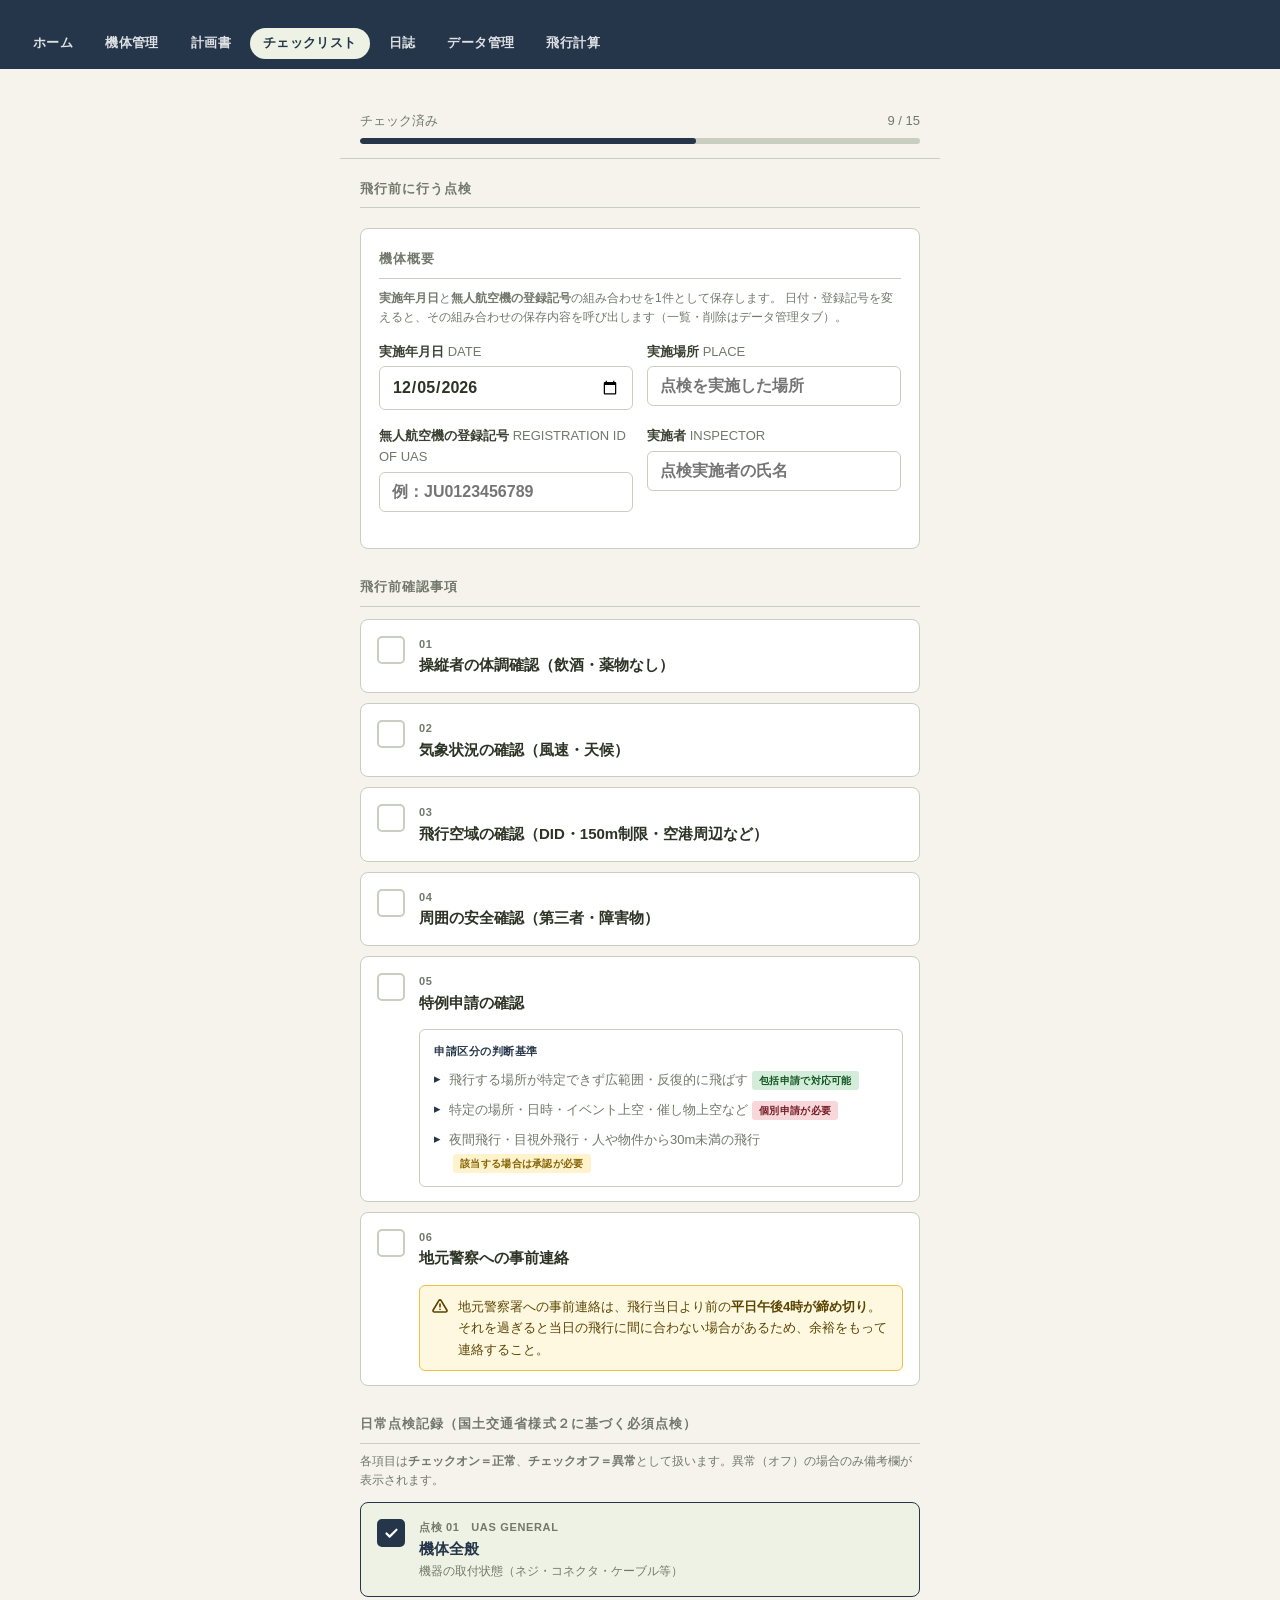
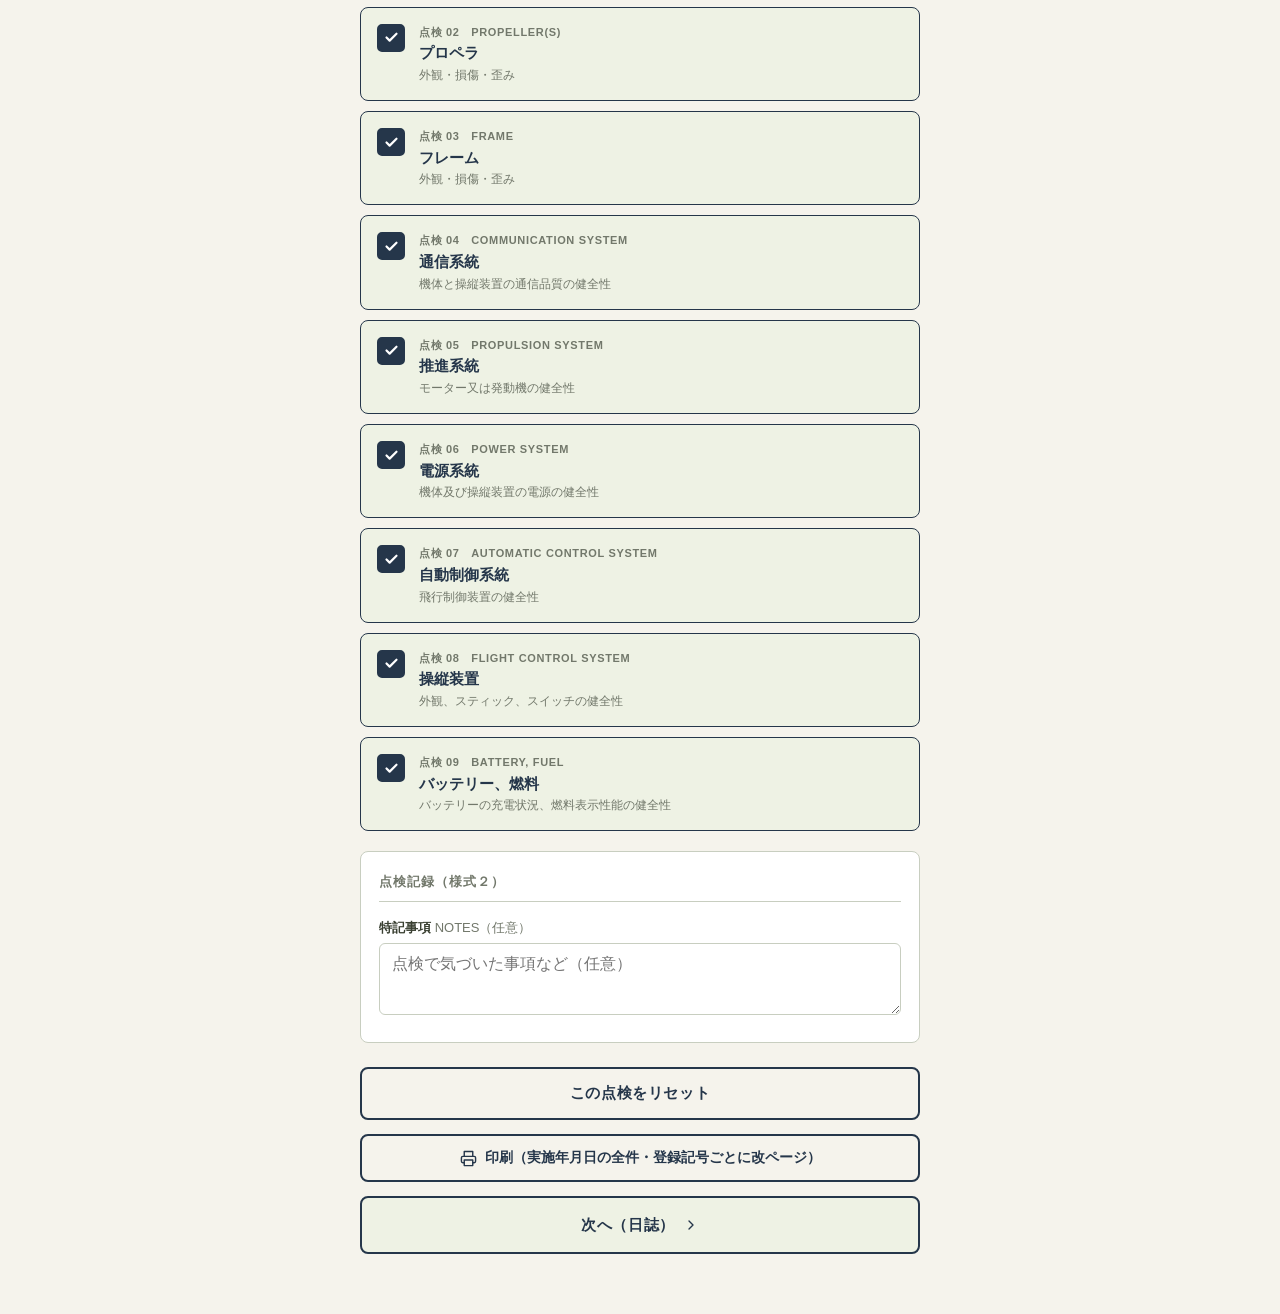
<file: checklist.html>
<!DOCTYPE html>
<html lang="ja">
<head>
  <meta charset="UTF-8">
  <meta name="viewport" content="width=device-width, initial-scale=1.0">
  <title>ドローン運用ツール | 飛行前チェックリスト</title>
  <link rel="manifest" href="manifest.json">
  <meta name="theme-color" content="#25364A">
  <link rel="stylesheet" href="theme.css">
  <style>
    /* ===== ページ固有スタイル（共通部分は theme.css 参照） ===== */
    .container { max-width: 600px; }

    /* ===== 進捗バー ===== */
    .progress-area {
      position: sticky;
      top: 0;
      z-index: 20;
      margin: 0 -20px 20px;
      padding: 14px 20px;
      background: var(--bg);
      border-bottom: 1px solid var(--border);
    }
    @media (max-width: 600px) {
      .progress-area {
        margin: 0 -12px 20px;
        padding: 12px 12px;
      }
    }
    .progress-meta {
      display: flex;
      justify-content: space-between;
      font-size: 13px;
      color: var(--muted);
      margin-bottom: 6px;
    }
    .progress-track {
      height: 6px;
      background: var(--border);
      border-radius: 3px;
      overflow: hidden;
    }
    .progress-fill {
      height: 100%;
      background: var(--accent);
      border-radius: 3px;
      width: 0%;
      transition: width .35s ease;
    }

    /* ===== チェックリスト ===== */
    .checklist {
      display: flex;
      flex-direction: column;
      gap: 10px;
    }

    .check-item {
      background: var(--white);
      border: 1px solid var(--border);
      border-radius: var(--radius);
      transition: background .2s, border-color .2s;
    }
    .check-item.is-checked {
      background: var(--accent-light);
      border-color: var(--accent);
    }

    /* ラベル行 */
    .check-label {
      display: flex;
      align-items: flex-start;
      gap: 14px;
      padding: 16px;
      cursor: pointer;
      -webkit-tap-highlight-color: transparent;
      user-select: none;
    }

    /* ネイティブ checkbox は非表示（アクセシビリティのため完全に消さずキーボード操作を有効に） */
    .check-input {
      position: absolute;
      opacity: 0;
      width: 0;
      height: 0;
    }

    /* キーボード操作時のフォーカス視認性向上 */
    .check-input:focus-visible + .check-box {
      outline: 2px solid var(--accent);
      outline-offset: 2px;
    }

    /* カスタムチェックボックス */
    .check-box {
      flex-shrink: 0;
      width: 28px;
      height: 28px;
      border: 2px solid var(--border);
      border-radius: 5px;
      background: var(--white);
      margin-top: 0;
      display: flex;
      align-items: center;
      justify-content: center;
      transition: background .2s, border-color .2s;
    }
    .check-item.is-checked .check-box {
      background: var(--accent);
      border-color: var(--accent);
    }
    .check-box .checkmark { display: none; }
    .check-item.is-checked .check-box .checkmark { display: block; }

    /* テキスト */
    .check-content { flex: 1; min-width: 0; }
    .check-num {
      display: block;
      font-size: 11px;
      font-weight: 700;
      color: var(--muted);
      letter-spacing: .06em;
      margin-bottom: 1px;
    }
    .check-title {
      display: block;
      font-size: 15px;
      font-weight: 700;
      color: var(--text);
      line-height: 1.45;
    }
    .check-item.is-checked .check-title {
      color: var(--accent);
    }

    /* ===== 説明エリア ===== */
    .check-desc {
      padding: 0 16px 14px;
      padding-left: calc(16px + 28px + 14px); /* label左padding + checkbox幅 + gap */
    }

    .desc-box {
      background: rgba(255,255,255,0.75);
      border: 1px solid var(--border);
      border-radius: 6px;
      padding: 12px 14px;
      font-size: 13px;
      color: var(--muted);
      line-height: 1.7;
    }
    .check-item.is-checked .desc-box {
      background: rgba(255,255,255,0.55);
    }

    .desc-subtitle {
      font-size: 11px;
      font-weight: 700;
      letter-spacing: .05em;
      color: var(--accent);
      margin-bottom: 8px;
    }

    .desc-list {
      list-style: none;
      display: flex;
      flex-direction: column;
      gap: 8px;
    }
    .desc-list li {
      display: flex;
      gap: 8px;
      align-items: flex-start;
    }
    .desc-list li::before {
      content: "▸";
      color: var(--accent);
      flex-shrink: 0;
      line-height: 1.6;
    }

    .tag {
      display: inline-block;
      font-size: 10px;
      font-weight: 700;
      padding: 1px 7px;
      border-radius: 3px;
      letter-spacing: .03em;
      white-space: nowrap;
      vertical-align: middle;
      margin-left: 4px;
    }
    .tag-ok       { background: #d4edda; color: #155724; }
    .tag-required { background: #f8d7da; color: #721c24; }
    .tag-caution  { background: #fff3cd; color: #856404; }

    /* ===== リセットボタン ===== */
    .reset-btn {
      display: block;
      width: 100%;
      margin-top: 24px;
      padding: 15px 20px;
      background: transparent;
      border: 2px solid var(--accent);
      border-radius: var(--radius);
      color: var(--accent);
      font-family: inherit;
      font-size: 15px;
      font-weight: 700;
      letter-spacing: .04em;
      cursor: pointer;
      transition: background .2s, color .2s;
      -webkit-tap-highlight-color: transparent;
    }
    .reset-btn:hover,
    .reset-btn:active {
      background: var(--accent);
      color: #fff;
    }

    /* ===== セクション見出し ===== */
    .section-title {
      font-size: 13px;
      font-weight: 700;
      text-transform: uppercase;
      letter-spacing: .08em;
      color: var(--muted);
      margin: 28px 0 12px;
      padding-bottom: 8px;
      border-bottom: 1px solid var(--border);
    }

    /* 点検内容（サブタイトル） */
    .check-sub {
      display: block;
      font-size: 12px;
      color: var(--muted);
      line-height: 1.5;
      margin-top: 2px;
    }

    /* 異常時の備考（様式２の REMARKS）。チェックオン（正常）の場合は非表示 */
    .result-row {
      display: flex;
      gap: 12px;
      padding: 0 16px 14px;
      padding-left: calc(16px + 28px + 14px);
    }
    .check-item.is-checked .result-row { display: none; }
    .result-field { display: flex; flex-direction: column; gap: 4px; }
    .result-field.remarks { flex: 1; }
    .result-field label {
      font-size: 11px;
      font-weight: 700;
      color: var(--danger-dark);
      letter-spacing: .04em;
    }
    .remarks-input {
      padding: 8px 10px;
      border: 1px solid var(--danger-dark);
      border-radius: 6px;
      font-size: 14px;
      font-family: inherit;
      background: var(--white);
      color: var(--text);
      min-height: 40px;
    }
    @media (max-width: 480px) {
      .result-row {
        padding: 0 12px 12px;
        padding-left: calc(12px + 28px + 12px);
      }
    }

    /* ===== 下部ボタン ===== */
    .btn-next-log {
      display: flex;
      align-items: center;
      justify-content: center;
      gap: 8px;
      width: 100%;
      margin-top: 14px;
      padding: 15px 20px;
      background: var(--accent-light);
      border: 2px solid var(--accent);
      border-radius: var(--radius);
      color: var(--accent);
      font-size: 15px;
      font-weight: 700;
      letter-spacing: .04em;
      text-decoration: none;
      text-align: center;
      transition: background .2s, color .2s;
    }
    .btn-next-log:hover { background: var(--accent); color: #fff; }
    .btn-next-log.done { background: var(--accent); color: #fff; }

    .btn-print {
      display: flex;
      align-items: center;
      justify-content: center;
      gap: 8px;
      width: 100%;
      margin-top: 14px;
      padding: 13px 20px;
      background: transparent;
      border: 2px solid var(--accent);
      border-radius: var(--radius);
      color: var(--accent);
      font-family: inherit;
      font-size: 14px;
      font-weight: 700;
      cursor: pointer;
      transition: background .2s, color .2s;
    }
    .btn-print:hover { background: var(--accent); color: #fff; }

    /* ===== 日常点検記録（印刷用・画面では非表示） ===== */
    .print-doc { display: none; }

    /* ===== スマホ対応 ===== */
    @media (max-width: 480px) {
      .check-label { padding: 14px 12px; gap: 12px; }
      .check-desc {
        padding: 0 12px 12px;
        padding-left: calc(12px + 28px + 12px);
      }
      .reset-btn { padding: 16px 20px; font-size: 16px; }
    }

    /* ===== 印刷（日常点検記録フォーマット） ===== */
    @media print {
      @page {
        size: A4 portrait;
        margin: 0; /* ブラウザのヘッダー/フッターを消す。紙余白は .pd-page の padding で確保 */
      }
      * {
        -webkit-print-color-adjust: exact !important;
        print-color-adjust: exact !important;
      }
      body { background: #fff; }
      .site-header, .site-nav, .container { display: none !important; }

      .print-doc { display: block; color: #000; }
      .pd-page {
        padding: 14mm 14mm 16mm;
        break-after: page;
      }
      .pd-page:last-child { break-after: auto; }
      .print-doc .pd-header {
        display: flex;
        align-items: flex-start;
        justify-content: space-between;
        margin-bottom: 12px;
      }
      .print-doc .pd-form-title {
        font-size: 16px;
        font-weight: 700;
        line-height: 1.4;
      }
      .print-doc .pd-form-en {
        font-size: 11px;
        font-weight: 700;
        color: #333;
      }
      .print-doc .pd-nr {
        border: 1px solid #333;
        padding: 4px 10px;
        font-size: 12px;
        font-weight: 700;
        min-width: 90px;
        text-align: center;
      }
      .print-doc table {
        width: 100%;
        border-collapse: collapse;
        margin-bottom: 14px;
      }
      .print-doc th, .print-doc td {
        border: 1px solid #333;
        padding: 6px 9px;
        font-size: 11px;
        text-align: left;
        vertical-align: top;
        line-height: 1.4;
      }
      .print-doc th {
        background: #eef0ea;
        font-weight: 700;
      }
      .print-doc th .en {
        font-size: 8px;
        font-weight: 600;
        color: #555;
      }
      .print-doc .pd-meta td { font-weight: 700; font-size: 13px; }
      .print-doc .pd-result { text-align: center; font-weight: 700; }
      .print-doc .pd-section-title {
        font-size: 13px;
        font-weight: 700;
        margin: 4px 0 6px;
      }
      .print-doc .pd-notes-label {
        font-size: 12px;
        font-weight: 700;
        margin-bottom: 4px;
      }
      .print-doc .pd-notes-box {
        border: 1px solid #333;
        min-height: 56px;
        padding: 6px 9px;
        font-size: 11px;
        margin-bottom: 14px;
        white-space: pre-wrap;
      }
      .print-doc tr { page-break-inside: avoid; }
    }
  </style>
</head>
<body>

<header class="site-header">
</header>

<nav class="site-nav" aria-label="ツール間ナビゲーション">
  <a href="index.html">ホーム</a>
  <a href="aircraft.html">機体管理</a>
  <a href="flight-plan.html">計画書</a>
  <a href="checklist.html" aria-current="page">チェックリスト</a>
  <a href="flight-log.html">日誌</a>
  <a href="data.html">データ管理</a>
  <a href="calculator.html">飛行計算</a>
</nav>


<div class="container">

  <div class="progress-area">
    <div class="progress-meta">
      <span>チェック済み</span>
      <span id="progress-count">0 / 0</span>
    </div>
    <div class="progress-track">
      <div class="progress-fill" id="progress-bar"></div>
    </div>
  </div>

  <div class="page-label">飛行前に行う点検</div>

  <!-- 進行中の飛行セッション（計画書から遷移してきた場合に表示） -->
  <div id="session-banner" style="display:none; margin-bottom:20px; padding:12px 14px; background:var(--accent-light); border:1.5px solid var(--accent); border-radius:var(--radius); font-size:13px; line-height:1.7;">
    <div style="font-size:11px; font-weight:700; letter-spacing:.06em; color:var(--accent); margin-bottom:2px;">進行中の飛行計画</div>
    <div id="session-summary"></div>
  </div>

  <!-- 機体概要（実施年月日＋登録記号をキーに複数登録） -->
  <section class="card">
    <h2>機体概要</h2>
    <p style="font-size:12px; color:var(--muted); margin:-6px 0 14px; line-height:1.6;">
      <strong>実施年月日</strong>と<strong>無人航空機の登録記号</strong>の組み合わせを1件として保存します。
      日付・登録記号を変えると、その組み合わせの保存内容を呼び出します（一覧・削除はデータ管理タブ）。
    </p>
    <div class="field-row">
      <div class="field">
        <label for="f-date">実施年月日 <span style="font-weight:400;color:var(--muted);">DATE</span></label>
        <input type="date" id="f-date">
      </div>
      <div class="field">
        <label for="f-place">実施場所 <span style="font-weight:400;color:var(--muted);">PLACE</span></label>
        <input type="text" id="f-place" placeholder="点検を実施した場所">
      </div>
    </div>
    <div class="field-row">
      <div class="field">
        <label for="f-registration">無人航空機の登録記号 <span style="font-weight:400;color:var(--muted);">REGISTRATION ID OF UAS</span></label>
        <input type="text" id="f-registration" placeholder="例：JU0123456789">
      </div>
      <div class="field">
        <label for="f-inspector">実施者 <span style="font-weight:400;color:var(--muted);">INSPECTOR</span></label>
        <input type="text" id="f-inspector" placeholder="点検実施者の氏名">
      </div>
    </div>
  </section>

  <div class="section-title">飛行前確認事項</div>
  <div class="checklist" id="preflight-checklist"></div>

  <div class="section-title">日常点検記録（国土交通省様式２に基づく必須点検）</div>
  <p style="font-size:12px; color:var(--muted); margin:-4px 0 12px; line-height:1.6;">
    各項目は<strong>チェックオン＝正常</strong>、<strong>チェックオフ＝異常</strong>として扱います。異常（オフ）の場合のみ備考欄が表示されます。
  </p>
  <div class="checklist" id="daily-checklist"></div>

  <!-- 点検記録（特記事項のみ。実施場所・年月日・実施者は機体概要へ移動） -->
  <section class="card" style="margin-top:20px;">
    <h2>点検記録（様式２）</h2>
    <div class="field" style="margin-bottom:0;">
      <label for="f-notes">特記事項 <span style="font-weight:400;color:var(--muted);">NOTES（任意）</span></label>
      <textarea id="f-notes" placeholder="点検で気づいた事項など（任意）"></textarea>
    </div>
  </section>

  <button class="reset-btn" id="reset-btn">この点検をリセット</button>

  <button type="button" class="btn-print" id="btn-print">
    <svg width="17" height="17" viewBox="0 0 24 24" fill="none" stroke="currentColor" stroke-width="2" stroke-linecap="round" stroke-linejoin="round">
      <polyline points="6 9 6 2 18 2 18 9"/>
      <path d="M6 18H4a2 2 0 0 1-2-2v-5a2 2 0 0 1 2-2h16a2 2 0 0 1 2 2v5a2 2 0 0 1-2 2h-2"/>
      <rect x="6" y="14" width="12" height="8"/>
    </svg>
    印刷（実施年月日の全件・登録記号ごとに改ページ）
  </button>

  <a id="btn-to-log" class="btn-next-log" href="flight-log.html">
    次へ（日誌）
    <svg width="16" height="16" viewBox="0 0 24 24" fill="none" stroke="currentColor" stroke-width="2" stroke-linecap="round" stroke-linejoin="round">
      <polyline points="9 18 15 12 9 6"/>
    </svg>
  </a>

</div>

<!-- 印刷専用：様式２ 日常点検記録（実施年月日＋登録記号ごとにページ生成） -->
<div class="print-doc" id="print-doc"></div>

<script src="storage-keys.js"></script>
<script>
  // ===== データキー =====
  // キーの正本は storage-keys.js（DRONE_KEYS）。
  // 旧キー drone-checklist-state（単一状態）から drone-checklist-records（複数登録）へ移行済み。

  const $ = id => document.getElementById(id);

  // ===== 飛行前確認事項（様式２独自追加項目のうち 外観点検・バッテリー残量・昼間飛行・目視内飛行 を削除） =====
  const SPECIAL_DESC = `
    <div class="check-desc"><div class="desc-box">
      <div class="desc-subtitle">申請区分の判断基準</div>
      <ul class="desc-list">
        <li><span>飛行する場所が特定できず広範囲・反復的に飛ばす<span class="tag tag-ok">包括申請で対応可能</span></span></li>
        <li><span>特定の場所・日時・イベント上空・催し物上空など<span class="tag tag-required">個別申請が必要</span></span></li>
        <li><span>夜間飛行・目視外飛行・人や物件から30m未満の飛行<span class="tag tag-caution">該当する場合は承認が必要</span></span></li>
      </ul>
    </div></div>`;
  const POLICE_DESC = `
    <div class="check-desc"><div class="note-warn">
      <svg width="16" height="16" viewBox="0 0 24 24" fill="none" stroke="currentColor" stroke-width="2.5" stroke-linecap="round" stroke-linejoin="round">
        <path d="M10.29 3.86L1.82 18a2 2 0 0 0 1.71 3h16.94a2 2 0 0 0 1.71-3L13.71 3.86a2 2 0 0 0-3.42 0z"/>
        <line x1="12" y1="9" x2="12" y2="13"/><line x1="12" y1="17" x2="12.01" y2="17"/>
      </svg>
      <span>地元警察署への事前連絡は、飛行当日より前の<strong>平日午後4時が締め切り</strong>。それを過ぎると当日の飛行に間に合わない場合があるため、余裕をもって連絡すること。</span>
    </div></div>`;

  const PREFLIGHT = [
    { key: 'pilot_condition',     title: '操縦者の体調確認（飲酒・薬物なし）' },
    { key: 'weather_check',       title: '気象状況の確認（風速・天候）' },
    { key: 'airspace_check',      title: '飛行空域の確認（DID・150m制限・空港周辺など）' },
    { key: 'surroundings_check',  title: '周囲の安全確認（第三者・障害物）' },
    { key: 'special_application', title: '特例申請の確認', desc: SPECIAL_DESC },
    { key: 'police_contact',      title: '地元警察への事前連絡', desc: POLICE_DESC },
  ];

  // ===== 日常点検記録（国土交通省様式２） =====
  const DAILY = [
    { key: 'uas_general',              part: '機体全般',         en: 'UAS GENERAL',              desc: '機器の取付状態（ネジ・コネクタ・ケーブル等）' },
    { key: 'propeller',                part: 'プロペラ',         en: 'PROPELLER(S)',             desc: '外観・損傷・歪み' },
    { key: 'frame',                    part: 'フレーム',         en: 'FRAME',                    desc: '外観・損傷・歪み' },
    { key: 'communication_system',     part: '通信系統',         en: 'COMMUNICATION SYSTEM',     desc: '機体と操縦装置の通信品質の健全性' },
    { key: 'propulsion_system',        part: '推進系統',         en: 'PROPULSION SYSTEM',        desc: 'モーター又は発動機の健全性' },
    { key: 'power_system',             part: '電源系統',         en: 'POWER SYSTEM',             desc: '機体及び操縦装置の電源の健全性' },
    { key: 'automatic_control_system', part: '自動制御系統',     en: 'AUTOMATIC CONTROL SYSTEM', desc: '飛行制御装置の健全性' },
    { key: 'flight_control_system',    part: '操縦装置',         en: 'FLIGHT CONTROL SYSTEM',    desc: '外観、スティック、スイッチの健全性' },
    { key: 'battery_fuel',             part: 'バッテリー、燃料', en: 'BATTERY, FUEL',            desc: 'バッテリーの充電状況、燃料表示性能の健全性' },
  ];

  const ALL_KEYS = [...PREFLIGHT.map(i => i.key), ...DAILY.map(i => i.key)];
  const TOTAL = ALL_KEYS.length;

  function escHtml(s) {
    const d = document.createElement('div');
    d.textContent = s == null ? '' : s;
    return d.innerHTML;
  }

  // ===== チェック項目の生成 =====
  function checkboxSvg() {
    return `<span class="check-box"><svg class="checkmark" width="15" height="15" viewBox="0 0 24 24" fill="none" stroke="white" stroke-width="3.5" stroke-linecap="round" stroke-linejoin="round"><polyline points="20 6 9 17 4 12"/></svg></span>`;
  }
  function buildPreflight() {
    $('preflight-checklist').innerHTML = PREFLIGHT.map((it, i) => `
      <div class="check-item" id="item-${it.key}">
        <label class="check-label" for="chk-${it.key}">
          <input type="checkbox" class="check-input" id="chk-${it.key}" data-key="${it.key}">
          ${checkboxSvg()}
          <span class="check-content">
            <span class="check-num">${String(i + 1).padStart(2, '0')}</span>
            <span class="check-title">${it.title}</span>
          </span>
        </label>
        ${it.desc || ''}
      </div>`).join('');
  }
  function buildDaily() {
    $('daily-checklist').innerHTML = DAILY.map((it, i) => `
      <div class="check-item is-checked" id="item-${it.key}">
        <label class="check-label" for="chk-${it.key}">
          <input type="checkbox" class="check-input" id="chk-${it.key}" data-key="${it.key}" checked>
          ${checkboxSvg()}
          <span class="check-content">
            <span class="check-num">点検 ${String(i + 1).padStart(2, '0')}　${it.en}</span>
            <span class="check-title">${it.part}</span>
            <span class="check-sub">${it.desc}</span>
          </span>
        </label>
        <div class="result-row">
          <div class="result-field remarks">
            <label for="remarks-${it.key}">異常の内容 REMARKS（チェックを外した＝異常の場合に記入）</label>
            <input type="text" class="remarks-input" id="remarks-${it.key}" data-key="${it.key}" placeholder="異常箇所・内容など">
          </div>
        </div>
      </div>`).join('');
  }
  buildPreflight();
  buildDaily();

  // ===== レコードの読み書き =====
  let records = [];
  let currentId = null;
  function loadRecords() {
    try { records = JSON.parse(localStorage.getItem(DRONE_KEYS.checklistRecords)) || []; }
    catch (e) { records = []; }
  }
  function persist() {
    localStorage.setItem(DRONE_KEYS.checklistRecords, JSON.stringify(records));
  }

  function getSession() {
    try { return JSON.parse(localStorage.getItem(DRONE_KEYS.activeSession)); }
    catch (e) { return null; }
  }
  function getPlan() {
    const s = getSession();
    if (s && s.plan) return s.plan;
    try { return JSON.parse(localStorage.getItem(DRONE_KEYS.flightPlanDraft)) || {}; }
    catch (e) { return {}; }
  }
  function getRegistry() {
    try { return JSON.parse(localStorage.getItem(DRONE_KEYS.aircraftList)) || []; }
    catch (e) { return []; }
  }
  function todayISO() {
    const d = new Date();
    return `${d.getFullYear()}-${String(d.getMonth() + 1).padStart(2, '0')}-${String(d.getDate()).padStart(2, '0')}`;
  }

  // ===== フォーム ⇔ レコード =====
  function readForm() {
    const checks = {}, remarks = {};
    ALL_KEYS.forEach(k => { checks[k] = $('chk-' + k).checked; });
    DAILY.forEach(it => {
      const v = ($('remarks-' + it.key).value || '').trim();
      if (v) remarks[it.key] = v;
    });
    return {
      date: $('f-date').value,
      registration: $('f-registration').value.trim(),
      place: $('f-place').value.trim(),
      inspector: $('f-inspector').value.trim(),
      notes: $('f-notes').value.trim(),
      checks, remarks,
    };
  }
  function applyChecks(checks, remarks) {
    ALL_KEYS.forEach(k => {
      const input = $('chk-' + k);
      // 日常点検は既定で正常（チェックオン）。保存値があればそれを優先
      const def = DAILY.some(d => d.key === k);
      const v = checks && (k in checks) ? !!checks[k] : def;
      input.checked = v;
      input.closest('.check-item').classList.toggle('is-checked', v);
    });
    DAILY.forEach(it => {
      $('remarks-' + it.key).value = (remarks && remarks[it.key]) || '';
    });
  }
  function loadRecord(rec) {
    $('f-date').value = rec.date || '';
    $('f-registration').value = rec.registration || '';
    $('f-place').value = rec.place || '';
    $('f-inspector').value = rec.inspector || '';
    $('f-notes').value = rec.notes || '';
    applyChecks(rec.checks, rec.remarks);
    currentId = rec.id;
    updateProgress();
  }
  function blankChecks() {
    // 日付・登録記号・実施場所・実施者は保持し、チェックと特記事項のみ初期化
    applyChecks(null, null);
    $('f-notes').value = '';
    currentId = null;
    updateProgress();
  }

  // 現在の (実施年月日 + 登録記号) でレコードを保存（upsert）
  function save() {
    const data = readForm();
    // すべて空（日付も登録記号もチェックもなし）なら保存しない
    const anyCheck = Object.values(data.checks).some(v => v) ||
      Object.keys(data.remarks).length || data.notes;
    if (!data.date && !data.registration && !anyCheck) return;
    let rec = currentId != null ? records.find(r => r.id === currentId) : null;
    // 既存の同一キー（日付＋登録記号）があれば再利用
    if (!rec) rec = records.find(r => r.date === data.date && r.registration === data.registration);
    if (rec) {
      Object.assign(rec, data);
      currentId = rec.id;
    } else {
      rec = { id: Date.now(), ...data };
      records.push(rec);
      currentId = rec.id;
    }
    persist();
  }

  // 日付・登録記号が変わったらコンテキストを切り替える
  function switchContext() {
    const date = $('f-date').value;
    const reg = $('f-registration').value.trim();
    const rec = records.find(r => r.date === date && r.registration === reg);
    if (rec) loadRecord(rec);
    else { currentId = null; updateProgress(); }
  }

  function updateProgress() {
    const count = document.querySelectorAll('.check-input:checked').length;
    $('progress-count').textContent = `${count} / ${TOTAL}`;
    $('progress-bar').style.width = `${(count / TOTAL) * 100}%`;
    $('btn-to-log').classList.toggle('done', count === TOTAL);
  }

  // ===== イベント =====
  document.querySelectorAll('.check-input').forEach(input => {
    input.addEventListener('change', () => {
      input.closest('.check-item').classList.toggle('is-checked', input.checked);
      updateProgress();
      save();
    });
  });
  document.querySelectorAll('.remarks-input').forEach(el => el.addEventListener('input', save));
  ['f-place', 'f-inspector', 'f-notes'].forEach(id => $(id).addEventListener('input', save));
  ['f-date', 'f-registration'].forEach(id => $(id).addEventListener('change', switchContext));

  $('reset-btn').addEventListener('click', () => {
    if (!confirm('この点検（実施年月日＋登録記号）のチェックと特記事項をリセットしますか？')) return;
    blankChecks();
    save();
  });

  // ===== 印刷（実施年月日の全件・登録記号ごとに改ページ） =====
  function fmtDateJP(v) {
    if (!v) return '';
    const [y, m, d] = v.split('-');
    return `${y}年${parseInt(m)}月${parseInt(d)}日`;
  }
  function recordToPage(rec) {
    const checks = rec.checks || {};
    const remarks = rec.remarks || {};
    const dailyRows = DAILY.map(it => {
      const ok = checks[it.key];
      return `<tr>
          <th>${it.part}<br><span class="en">${it.en}</span></th>
          <td>${it.desc}</td>
          <td class="pd-result">${ok ? '正常' : '異常'}</td>
          <td>${escHtml(remarks[it.key] || '')}</td>
        </tr>`;
    }).join('');
    const preRows = PREFLIGHT.map(it => `<tr>
          <td>${it.title}</td>
          <td class="pd-result">${checks[it.key] ? '✓ 確認済' : '未確認'}</td>
        </tr>`).join('');
    return `<div class="pd-page">
      <div class="pd-header">
        <div class="pd-form-title">
          <div>（様式２）日常点検記録</div>
          <div class="pd-form-en">無人航空機の日常点検記録　DAILY INSPECTION RECORD OF UAS</div>
        </div>
        <div class="pd-nr">NR.&nbsp;&nbsp;</div>
      </div>
      <table class="pd-meta">
        <tr>
          <th style="width:30%;">無人航空機の登録記号<br><span class="en">REGISTRATION ID OF UAS</span></th>
          <td>${escHtml(rec.registration)}</td>
        </tr>
      </table>
      <table class="pd-main">
        <thead><tr>
          <th style="width:22%;">点検箇所<br><span class="en">INSPECTION POINT</span></th>
          <th>点検内容<br><span class="en">DETAILS</span></th>
          <th class="pd-result" style="width:14%;">結果<br><span class="en">RESULT</span></th>
          <th style="width:24%;">備考<br><span class="en">REMARKS</span></th>
        </tr></thead>
        <tbody>${dailyRows}</tbody>
      </table>

      <div class="pd-section-title">飛行前確認事項</div>
      <table>
        <thead><tr><th>確認項目</th><th class="pd-result" style="width:20%;">確認</th></tr></thead>
        <tbody>${preRows}</tbody>
      </table>

      <div class="pd-notes-label">特記事項　NOTES</div>
      <div class="pd-notes-box">${escHtml(rec.notes)}</div>

      <table class="pd-foot">
        <tr>
          <th style="width:16%;">実施場所<br><span class="en">PLACE</span></th>
          <td>${escHtml(rec.place)}</td>
          <th style="width:16%;">実施年月日<br><span class="en">DATE</span></th>
          <td style="width:18%;">${fmtDateJP(rec.date)}</td>
          <th style="width:14%;">実施者<br><span class="en">INSPECTOR</span></th>
          <td style="width:16%;">${escHtml(rec.inspector)}</td>
        </tr>
      </table>
    </div>`;
  }
  function fillPrintDoc() {
    save(); // 印刷前に現在の入力を保存
    const date = $('f-date').value;
    const dayRecords = records
      .filter(r => r.date === date)
      .sort((a, b) => (a.registration || '').localeCompare(b.registration || '') || (a.id - b.id));
    $('print-doc').innerHTML = dayRecords.length
      ? dayRecords.map(recordToPage).join('')
      : '<div class="pd-page"><div class="pd-form-title">（様式２）日常点検記録</div><p style="margin-top:16px;">この実施年月日の点検記録がありません。</p></div>';
  }
  $('btn-print').addEventListener('click', () => { fillPrintDoc(); window.print(); });
  window.addEventListener('beforeprint', fillPrintDoc);

  // ===== 初期化 =====
  function initSessionBanner() {
    const s = getSession();
    if (!s || !s.plan) return;
    const p = s.plan;
    const parts = [p.project, p.date, p.location, p.aircraft].filter(Boolean);
    if (parts.length) {
      $('session-summary').textContent = parts.join('　／　');
      $('session-banner').style.display = 'block';
    }
  }

  // 他タブからの初期値転記（保存値がない新規時のみ。利用者は手動上書き可）
  function applyInitialValues() {
    const plan = getPlan();
    const reg = getRegistry();
    // 登録記号・実施者の取得元（計画書の1機目が登録機体に一致すればそれ、なければ先頭）
    let target = null;
    const planAircrafts = Array.isArray(plan.aircrafts) ? plan.aircrafts : [];
    if (planAircrafts.length && planAircrafts[0].name) {
      target = reg.find(a => a.name === planAircrafts[0].name) || null;
    }
    if (!target && reg.length) target = reg[0];

    if (!$('f-date').value) $('f-date').value = plan.date || todayISO();
    if (!$('f-place').value) $('f-place').value = plan.location || '';
    if (!$('f-registration').value) $('f-registration').value = (target && target.regNo) || (planAircrafts[0] && planAircrafts[0].regNo) || '';
    if (!$('f-inspector').value) $('f-inspector').value = (target && target.pilot) || plan.pilot || '';
  }

  // データ管理タブからの編集リクエスト
  function initEditRequest() {
    const raw = sessionStorage.getItem(DRONE_KEYS.checklistEditRequest);
    sessionStorage.removeItem(DRONE_KEYS.checklistEditRequest);
    if (!raw) return false;
    const rec = records.find(r => r.id === Number(raw));
    if (!rec) return false;
    loadRecord(rec);
    return true;
  }

  loadRecords();
  try { initSessionBanner(); } catch (e) {}

  let handled = false;
  try { handled = initEditRequest(); } catch (e) {}

  if (!handled) {
    // 新しいセッション（計画書→チェックリスト）なら当日の新規点検を開始
    const s = getSession();
    const isNewSession = s && s.step === 'checklist';
    try { applyInitialValues(); } catch (e) {}
    if (isNewSession) {
      // チェックを初期化し、当日＋登録記号の既存記録があれば読み込む
      blankChecks();
      switchContext();
      s.step = 'checking';
      localStorage.setItem(DRONE_KEYS.activeSession, JSON.stringify(s));
    } else {
      // 当日＋登録記号の保存があれば復元、なければ初期状態
      switchContext();
    }
  }
  updateProgress();
</script>

<script>if("serviceWorker" in navigator){navigator.serviceWorker.register("sw.js").catch(()=>{});}</script>
</body>
</html>
</file>
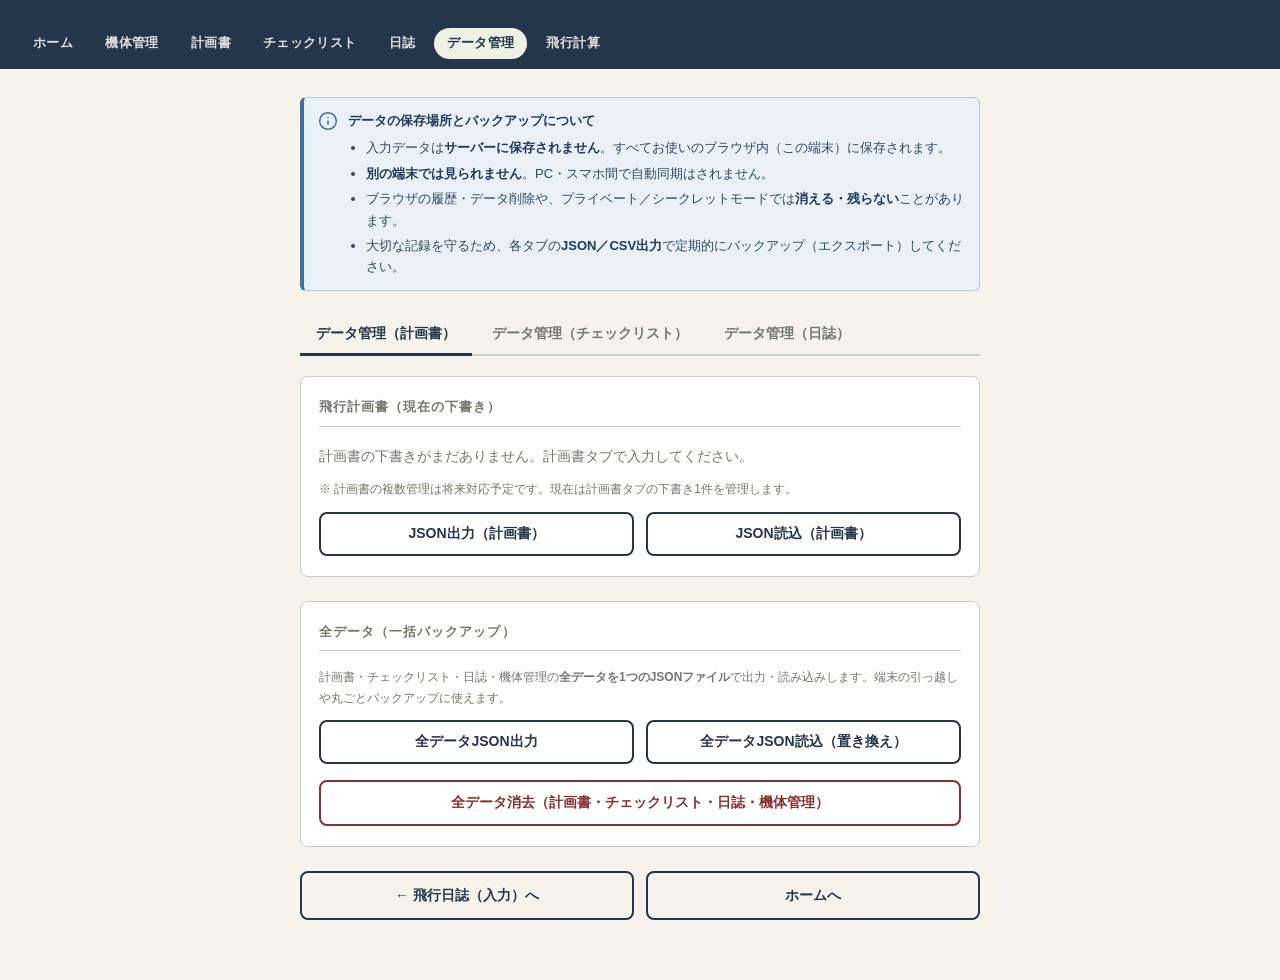
<file: data.html>
<!DOCTYPE html>
<html lang="ja">
<head>
  <meta charset="UTF-8">
  <meta name="viewport" content="width=device-width, initial-scale=1.0">
  <title>ドローン運用ツール | データ管理</title>
  <link rel="manifest" href="manifest.json">
  <meta name="theme-color" content="#25364A">
  <link rel="stylesheet" href="theme.css">
  <style>
    /* ===== ページ固有スタイル（共通部分は theme.css 参照） ===== */
    .container { max-width: 720px; }

    /* ===== タブ ===== */
    .tabs {
      display: flex;
      gap: 4px;
      margin-bottom: 20px;
      border-bottom: 2px solid var(--border);
      flex-wrap: wrap;
    }
    .tab-btn {
      padding: 10px 16px;
      background: none;
      border: none;
      border-bottom: 3px solid transparent;
      font-family: inherit;
      font-size: 14px;
      font-weight: 700;
      color: var(--muted);
      cursor: pointer;
      margin-bottom: -2px;
      -webkit-tap-highlight-color: transparent;
    }
    .tab-btn.active { color: var(--accent); border-bottom-color: var(--accent); }
    .tab-panel { display: none; }
    .tab-panel.active { display: block; }

    /* 折りたたみ */
    details.collapsible {
      border: 1px solid var(--border);
      border-radius: var(--radius);
      background: var(--white);
      margin-bottom: 20px;
      padding: 0;
    }
    details.collapsible > summary {
      cursor: pointer;
      padding: 14px 16px;
      font-size: 15px;
      font-weight: 700;
      color: var(--accent);
      list-style: none;
    }
    details.collapsible > summary::-webkit-details-marker { display: none; }
    details.collapsible > summary::before { content: "▸ "; }
    details.collapsible[open] > summary::before { content: "▾ "; }
    details.collapsible > .collapsible-body { padding: 0 16px 16px; }

    .result-meta {
      display: flex;
      justify-content: space-between;
      align-items: baseline;
      font-size: 13px;
      color: var(--muted);
      margin-bottom: 10px;
      flex-wrap: wrap;
      gap: 6px;
    }
    .result-meta strong { color: var(--accent); font-size: 16px; }

    /* テーブル */
    .table-wrap {
      overflow-x: auto;
      background: var(--white);
      border: 1px solid var(--border);
      border-radius: var(--radius);
    }
    table {
      width: 100%;
      border-collapse: collapse;
      font-size: 13px;
      min-width: 760px;
    }
    th {
      background: var(--accent);
      color: #fff;
      font-size: 12px;
      font-weight: 700;
      padding: 8px 10px;
      text-align: left;
      letter-spacing: .04em;
      white-space: nowrap;
    }
    td {
      padding: 8px 10px;
      border-bottom: 1px solid var(--border);
      vertical-align: top;
    }
    tr:last-child td { border-bottom: none; }
    tr:nth-child(even) td { background: #fafaf5; }
    td.anomaly { color: var(--danger); font-weight: 700; }

    td.ops { white-space: nowrap; }
    .op-btn {
      background: none;
      border: none;
      font-family: inherit;
      font-size: 13px;
      font-weight: 700;
      cursor: pointer;
      padding: 8px 12px;
      min-height: 44px;
      min-width: 44px;
      letter-spacing: .03em;
      border-radius: 6px;
      -webkit-tap-highlight-color: transparent;
    }
    /* 編集と削除の誤タップ防止：間に余白を確保 */
    .op-edit { color: var(--accent); margin-right: 10px; }
    .op-edit:hover { background: var(--accent-light); text-decoration: underline; }
    .op-delete { color: var(--danger); }
    .op-delete:hover { background: #f8e8e8; text-decoration: underline; }

    .summary-scroll { overflow-x: auto; }
    .summary-scroll table { min-width: 420px; }

    .checklist-table table { min-width: 560px; }

    #import-files, #import-all { display: none; }

    .btn-clear-all {
      width: 100%;
      margin-top: 4px;
      padding: 12px;
      background: transparent;
      color: var(--danger-dark);
      border: 2px solid var(--danger-dark);
      border-radius: var(--radius);
      font-family: inherit;
      font-size: 14px;
      font-weight: 700;
      cursor: pointer;
      transition: background .15s, color .15s;
    }
    .btn-clear-all:hover { background: var(--danger-dark); color: #fff; }

    /* 計画書プレビュー */
    .plan-view { font-size: 14px; line-height: 1.9; }
    .plan-view .k { color: var(--muted); font-size: 12px; display: inline-block; min-width: 6em; }

    /* ===== 印刷用（画面では非表示） ===== */
    .print-doc { display: none; }

    /* ===== 印刷（飛行日誌フォーマット・機体ごとに改ページ） ===== */
    @media print {
      @page { size: A4 landscape; margin: 0; }
      * { -webkit-print-color-adjust: exact !important; print-color-adjust: exact !important; }
      body { background: #fff; }
      .site-header, .site-nav, .container { display: none !important; }

      .print-doc { display: block; color: #000; }
      .pd-page { padding: 14mm 14mm 16mm; break-after: page; }
      .pd-page:last-child { break-after: auto; }
      .pd-title { text-align: center; font-size: 20px; font-weight: 700; letter-spacing: .1em; margin-bottom: 4px; }
      .pd-subtitle { text-align: center; font-size: 11px; color: #555; margin-bottom: 16px; }
      .print-doc table { width: 100%; border-collapse: collapse; margin-bottom: 14px; min-width: 0; }
      .print-doc th, .print-doc td {
        border: 1px solid #333; padding: 6px 8px; font-size: 11px;
        text-align: left; vertical-align: top; background: none; color: #000; white-space: normal;
      }
      .print-doc th { background: #eef0ea; font-weight: 700; white-space: nowrap; }
      .print-doc .c { text-align: center; white-space: nowrap; }
      .print-doc tr { break-inside: avoid; }
    }
  </style>
</head>
<body>

<header class="site-header">
</header>

<nav class="site-nav" aria-label="ツール間ナビゲーション">
  <a href="index.html">ホーム</a>
  <a href="aircraft.html">機体管理</a>
  <a href="flight-plan.html">計画書</a>
  <a href="checklist.html">チェックリスト</a>
  <a href="flight-log.html">日誌</a>
  <a href="data.html" aria-current="page">データ管理</a>
  <a href="calculator.html">飛行計算</a>
</nav>


<div class="container">

  <div class="note-info" role="note">
    <svg width="20" height="20" viewBox="0 0 24 24" fill="none" stroke="#3f6fa3" stroke-width="1.8" stroke-linecap="round" stroke-linejoin="round">
      <circle cx="12" cy="12" r="10"/>
      <line x1="12" y1="16" x2="12" y2="12"/>
      <line x1="12" y1="8" x2="12.01" y2="8"/>
    </svg>
    <div>
      <span class="note-info-title">データの保存場所とバックアップについて</span>
      <ul>
        <li>入力データは<strong>サーバーに保存されません</strong>。すべてお使いのブラウザ内（この端末）に保存されます。</li>
        <li><strong>別の端末では見られません</strong>。PC・スマホ間で自動同期はされません。</li>
        <li>ブラウザの履歴・データ削除や、プライベート／シークレットモードでは<strong>消える・残らない</strong>ことがあります。</li>
        <li>大切な記録を守るため、各タブの<strong>JSON／CSV出力</strong>で定期的にバックアップ（エクスポート）してください。</li>
      </ul>
    </div>
  </div>

  <div class="tabs" role="tablist">
    <button class="tab-btn active" data-tab="plan" role="tab">データ管理（計画書）</button>
    <button class="tab-btn" data-tab="checklist" role="tab">データ管理（チェックリスト）</button>
    <button class="tab-btn" data-tab="log" role="tab">データ管理（日誌）</button>
  </div>

  <!-- ============ 計画書タブ ============ -->
  <div class="tab-panel active" id="tab-plan">
    <section class="card">
      <h2>飛行計画書（現在の下書き）</h2>
      <div class="plan-view" id="plan-view"></div>
      <p style="font-size:12px; color:var(--muted); margin-top:10px; line-height:1.7;">
        ※ 計画書の複数管理は将来対応予定です。現在は計画書タブの下書き1件を管理します。
      </p>
      <div class="btn-row" style="margin-top:12px;">
        <button class="btn btn-outline" id="btn-plan-export">JSON出力（計画書）</button>
        <button class="btn btn-outline" id="btn-plan-import">JSON読込（計画書）</button>
        <input type="file" id="plan-file" accept=".json,application/json" style="display:none;">
      </div>
    </section>
  </div>

  <!-- ============ チェックリストタブ ============ -->
  <div class="tab-panel" id="tab-checklist">
    <section class="card">
      <h2>飛行前チェックリスト（実施年月日＋登録記号ごと）</h2>
      <div class="table-wrap checklist-table" id="cl-wrap">
        <table>
          <thead>
            <tr><th>実施年月日</th><th>登録記号</th><th>実施場所</th><th>実施者</th><th>異常</th><th>操作</th></tr>
          </thead>
          <tbody id="cl-tbody"></tbody>
        </table>
      </div>
      <div class="empty-msg" id="cl-empty" style="display:none;">チェックリストの記録がまだありません。</div>
      <div class="btn-row" style="margin-top:14px;">
        <button class="btn btn-outline" id="btn-cl-export">JSON出力（チェックリスト）</button>
        <button class="btn btn-outline" id="btn-cl-import">JSON読込（チェックリスト）</button>
        <input type="file" id="cl-file" accept=".json,application/json" style="display:none;">
      </div>
    </section>
  </div>

  <!-- ============ 日誌タブ ============ -->
  <div class="tab-panel" id="tab-log">

    <details class="collapsible">
      <summary>検索・絞り込み</summary>
      <div class="collapsible-body">
        <div class="field-row">
          <div class="field">
            <label for="s-from">日付（から）</label>
            <input type="date" id="s-from">
          </div>
          <div class="field">
            <label for="s-to">日付（まで）</label>
            <input type="date" id="s-to">
          </div>
        </div>
        <div class="field-row">
          <div class="field">
            <label for="s-location">場所</label>
            <input type="text" id="s-location" placeholder="例：中野区">
          </div>
          <div class="field">
            <label for="s-aircraft">機体</label>
            <input type="text" id="s-aircraft" placeholder="例：Neo">
          </div>
        </div>
        <div class="field" style="margin-bottom:0;">
          <label for="s-keyword">キーワード（飛行概要・メモ・異常記録）</label>
          <input type="text" id="s-keyword" placeholder="例：夕景、GPS">
        </div>
      </div>
    </details>

    <details class="collapsible">
      <summary>総飛行時間の集計（全記録・機体別）</summary>
      <div class="collapsible-body">
        <div id="summary-box" style="font-size:14px;"></div>
        <p style="font-size:11px; color:var(--muted); margin-top:8px;">
          DIPS申請・飛行日誌制度の「総飛行時間」記入の参考にできます（このブラウザに記録された日誌が対象）。
        </p>
      </div>
    </details>

    <div class="result-meta">
      <span><strong id="r-count">0</strong> 件　／　累計 <strong id="r-time">0</strong> 分</span>
      <span id="r-filtered"></span>
    </div>

    <div class="table-wrap" id="table-wrap">
      <table>
        <thead>
          <tr>
            <th>飛行日</th><th>時間(分)</th><th>場所</th><th>機体</th>
            <th>天候・風速</th><th>飛行概要</th><th>異常</th><th>操作</th>
          </tr>
        </thead>
        <tbody id="tbody"></tbody>
      </table>
    </div>
    <div class="empty-msg" id="empty-msg" style="display:none;"></div>

    <section class="card" style="margin-top:20px;">
      <h2>書き出し・印刷（表示中の結果のみ）</h2>
      <div class="btn-row" style="margin-bottom:12px;">
        <button class="btn btn-outline" id="btn-csv">CSV書き出し</button>
        <button class="btn btn-outline" id="btn-json">JSON出力（日誌）</button>
      </div>
      <div class="btn-row" style="margin-bottom:12px;">
        <button class="btn btn-outline" id="btn-import" style="grid-column:1 / -1;">JSON読込（複数ファイル可・後勝ちマージ）</button>
        <input type="file" id="import-files" accept=".json,application/json" multiple>
      </div>
      <button class="btn btn-primary" id="btn-print">
        <svg width="17" height="17" viewBox="0 0 24 24" fill="none" stroke="currentColor" stroke-width="2" stroke-linecap="round" stroke-linejoin="round">
          <polyline points="6 9 6 2 18 2 18 9"/>
          <path d="M6 18H4a2 2 0 0 1-2-2v-5a2 2 0 0 1 2-2h16a2 2 0 0 1 2 2v5a2 2 0 0 1-2 2h-2"/>
          <rect x="6" y="14" width="12" height="8"/>
        </svg>
        印刷（飛行日誌・機体ごとに改ページ）
      </button>
      <p style="font-size:12px; color:var(--muted); margin-top:8px; line-height:1.7;">
        総飛行時間は「機体管理タブの繰越値＋記録の累計」で算出されます。日誌JSONの取り込みは<strong>離陸日時＋操縦者</strong>の順に並べ替え、同じ記録は<strong>後勝ち</strong>で上書きします。
      </p>
    </section>
  </div>

  <!-- ============ 全データ（一括） ============ -->
  <section class="card" style="margin-top:24px;">
    <h2>全データ（一括バックアップ）</h2>
    <p style="font-size:12px; color:var(--muted); margin-bottom:12px; line-height:1.7;">
      計画書・チェックリスト・日誌・機体管理の<strong>全データを1つのJSONファイル</strong>で出力・読み込みします。端末の引っ越しや丸ごとバックアップに使えます。
    </p>
    <div class="btn-row" style="margin-bottom:12px;">
      <button class="btn btn-outline" id="btn-all-export">全データJSON出力</button>
      <button class="btn btn-outline" id="btn-all-import">全データJSON読込（置き換え）</button>
      <input type="file" id="import-all" accept=".json,application/json">
    </div>
    <button type="button" class="btn-clear-all" id="btn-clear-all">全データ消去（計画書・チェックリスト・日誌・機体管理）</button>
  </section>

  <div class="btn-row">
    <a class="btn btn-outline" href="flight-log.html">← 飛行日誌（入力）へ</a>
    <a class="btn btn-outline" href="index.html">ホームへ</a>
  </div>

</div>

<!-- 印刷専用：飛行日誌（機体ごとに改ページ） -->
<div class="print-doc" id="print-doc"></div>

<script src="storage-keys.js"></script>
<script>
  const $ = id => document.getElementById(id);

  let records = [];
  try { records = JSON.parse(localStorage.getItem(DRONE_KEYS.flightLogRecords)) || []; } catch (e) {}
  let checklist = [];
  try { checklist = JSON.parse(localStorage.getItem(DRONE_KEYS.checklistRecords)) || []; } catch (e) {}

  function esc(s) {
    const d = document.createElement('div');
    d.textContent = s ?? '';
    return d.innerHTML;
  }
  function fmtDate(v) {
    if (!v || typeof v !== 'string') return '―';
    const [y, m, d] = v.split('-');
    if (!y || !m || !d) return v;
    return `${y}/${parseInt(m)}/${parseInt(d)}`;
  }
  function fmtHourMin(min) {
    const h = Math.floor(min / 60), m = Math.round(min % 60);
    return h > 0 ? `${h}時間${m}分` : `${m}分`;
  }
  function stamp() {
    const d = new Date();
    return `${d.getFullYear()}${String(d.getMonth() + 1).padStart(2, '0')}${String(d.getDate()).padStart(2, '0')}`;
  }
  function download(blob, name) {
    const a = document.createElement('a');
    a.href = URL.createObjectURL(blob);
    a.download = name;
    a.click();
    URL.revokeObjectURL(a.href);
  }
  function downloadJSON(payload, name) {
    download(new Blob([JSON.stringify(payload, null, 2)], { type: 'application/json' }), name);
  }

  // ===== タブ切り替え =====
  document.querySelectorAll('.tab-btn').forEach(btn => {
    btn.addEventListener('click', () => {
      document.querySelectorAll('.tab-btn').forEach(b => b.classList.toggle('active', b === btn));
      document.querySelectorAll('.tab-panel').forEach(p =>
        p.classList.toggle('active', p.id === 'tab-' + btn.dataset.tab));
    });
  });

  // ============================================================
  // 計画書タブ
  // ============================================================
  function loadPlan() {
    try { return JSON.parse(localStorage.getItem(DRONE_KEYS.flightPlanDraft)) || {}; }
    catch (e) { return {}; }
  }
  function renderPlan() {
    const p = loadPlan();
    const v = $('plan-view');
    const acs = Array.isArray(p.aircrafts)
      ? p.aircrafts.map(a => a.regNo ? `${a.name}（${a.regNo}）` : a.name).filter(Boolean).join('、')
      : (p.aircraft || '');
    const rows = [
      ['案件名', p.project], ['飛行日', p.date],
      ['時刻', [p.start, p.end].filter(Boolean).join(' 〜 ')],
      ['飛行場所', p.location], ['操縦者', p.pilot],
      ['機体', acs], ['飛行目的', p.purpose], ['備考', p.notes],
    ].filter(([, val]) => val);
    v.innerHTML = rows.length
      ? rows.map(([k, val]) => `<div><span class="k">${k}</span>${esc(val)}</div>`).join('')
      : '<span style="color:var(--muted);">計画書の下書きがまだありません。計画書タブで入力してください。</span>';
  }
  $('btn-plan-export').addEventListener('click', () => {
    const p = loadPlan();
    if (!Object.keys(p).length) { alert('出力する計画書がありません。'); return; }
    downloadJSON({ app: DRONE_FORMATS.flightPlan, savedAt: new Date().toISOString(), plan: p }, `flight-plan-${stamp()}.json`);
  });
  $('btn-plan-import').addEventListener('click', () => $('plan-file').click());
  $('plan-file').addEventListener('change', e => {
    const file = e.target.files[0];
    if (!file) return;
    const reader = new FileReader();
    reader.onload = () => {
      try {
        const parsed = JSON.parse(reader.result);
        const plan = parsed.plan || parsed;
        if (typeof plan !== 'object' || Array.isArray(plan)) throw new Error();
        localStorage.setItem(DRONE_KEYS.flightPlanDraft, JSON.stringify(plan));
        renderPlan();
        alert('計画書を読み込みました。');
      } catch (err) { alert('計画書JSONを読み込めませんでした。'); }
      e.target.value = '';
    };
    reader.readAsText(file);
  });

  // ============================================================
  // チェックリストタブ
  // ============================================================
  function renderChecklist() {
    const tbody = $('cl-tbody');
    const sorted = [...checklist].sort((a, b) =>
      (b.date || '').localeCompare(a.date || '') || (b.id - a.id));
    $('cl-empty').style.display = sorted.length ? 'none' : 'block';
    $('cl-wrap').style.display = sorted.length ? 'block' : 'none';
    tbody.innerHTML = sorted.map(c => {
      const abn = c.remarks ? Object.keys(c.remarks).length : 0;
      return `<tr>
        <td style="white-space:nowrap;">${fmtDate(c.date)}</td>
        <td>${esc(c.registration)}</td>
        <td>${esc(c.place)}</td>
        <td>${esc(c.inspector)}</td>
        <td class="${abn ? 'anomaly' : ''}">${abn ? abn + '件' : '―'}</td>
        <td class="ops">
          <button class="op-btn op-edit" data-act="cl-edit" data-id="${c.id}">✎ 編集</button>
          <button class="op-btn op-delete" data-act="cl-delete" data-id="${c.id}">✕ 削除</button>
        </td>
      </tr>`;
    }).join('');
  }
  $('cl-tbody').addEventListener('click', e => {
    const btn = e.target.closest('button[data-act]');
    if (!btn) return;
    const id = Number(btn.dataset.id);
    const rec = checklist.find(c => c.id === id);
    if (!rec) return;
    if (btn.dataset.act === 'cl-edit') {
      sessionStorage.setItem(DRONE_KEYS.checklistEditRequest, id);
      location.href = 'checklist.html';
    } else {
      if (!confirm(`${fmtDate(rec.date)}（${rec.registration || '登録記号なし'}）のチェックリストを削除しますか？`)) return;
      checklist = checklist.filter(c => c.id !== id);
      localStorage.setItem(DRONE_KEYS.checklistRecords, JSON.stringify(checklist));
      renderChecklist();
    }
  });
  $('btn-cl-export').addEventListener('click', () => {
    if (!checklist.length) { alert('出力するチェックリストがありません。'); return; }
    downloadJSON({ app: DRONE_FORMATS.checklist, exportedAt: new Date().toISOString(), checklist }, `checklist-${stamp()}.json`);
  });
  $('btn-cl-import').addEventListener('click', () => $('cl-file').click());
  $('cl-file').addEventListener('change', e => {
    const file = e.target.files[0];
    if (!file) return;
    const reader = new FileReader();
    reader.onload = () => {
      try {
        const parsed = JSON.parse(reader.result);
        const incoming = Array.isArray(parsed) ? parsed : parsed.checklist;
        if (!Array.isArray(incoming)) throw new Error();
        const map = new Map(checklist.map(c => [c.id, c]));
        let added = 0, updated = 0;
        incoming.forEach(c => {
          if (typeof c !== 'object' || c === null) return;
          if (!c.id) c.id = Date.now() + Math.floor(Math.random() * 1000);
          if (map.has(c.id)) updated++; else added++;
          map.set(c.id, c);
        });
        checklist = [...map.values()];
        localStorage.setItem(DRONE_KEYS.checklistRecords, JSON.stringify(checklist));
        renderChecklist();
        alert(`読み込み完了：新規 ${added} 件・上書き ${updated} 件`);
      } catch (err) { alert('チェックリストJSONを読み込めませんでした。'); }
      e.target.value = '';
    };
    reader.readAsText(file);
  });

  // ============================================================
  // 日誌タブ
  // ============================================================
  function getFiltered() {
    const from = $('s-from').value;
    const to   = $('s-to').value;
    const loc  = $('s-location').value.trim().toLowerCase();
    const ac   = $('s-aircraft').value.trim().toLowerCase();
    const kw   = $('s-keyword').value.trim().toLowerCase();

    return records.filter(r => {
      if (from && (!r.date || r.date < from)) return false;
      if (to   && (!r.date || r.date > to))   return false;
      if (loc && !(r.location || '').toLowerCase().includes(loc)) return false;
      if (ac  && !(r.aircraft || '').toLowerCase().includes(ac))  return false;
      if (kw) {
        const hay = [r.shoot, r.memo, r.anomaly, r.weather, r.wind].filter(Boolean).join(' ').toLowerCase();
        if (!hay.includes(kw)) return false;
      }
      return true;
    }).sort((a, b) => (b.date || '').localeCompare(a.date || '') || (b.id - a.id));
  }

  function renderSummary() {
    const box = $('summary-box');
    if (!records.length) { box.innerHTML = '<span style="color:var(--muted);">日誌の記録がまだありません。</span>'; return; }
    const byAircraft = {};
    let totalMin = 0, totalCount = 0;
    records.forEach(r => {
      const t = parseInt(r.time) || 0;
      if (t <= 0) return;
      const name = (r.aircraft || '').trim() || '（機体名未記入）';
      byAircraft[name] = byAircraft[name] || { count: 0, min: 0 };
      byAircraft[name].count++; byAircraft[name].min += t;
      totalMin += t; totalCount++;
    });
    const rows = Object.entries(byAircraft)
      .sort((a, b) => b[1].min - a[1].min)
      .map(([name, v]) =>
        `<tr><td>${esc(name)}</td><td style="text-align:right;">${v.count}回</td>
         <td style="text-align:right;">${v.min}分</td><td style="text-align:right;">${fmtHourMin(v.min)}</td></tr>`)
      .join('');
    box.innerHTML = `
      <p style="margin-bottom:10px;">全機体合計：<strong style="font-size:18px; color:var(--accent);">${fmtHourMin(totalMin)}</strong>（${totalMin}分・${totalCount}回）</p>
      <div class="summary-scroll">
      <table style="width:100%; border-collapse:collapse; font-size:13px;">
        <thead><tr style="border-bottom:1px solid var(--border); color:var(--muted);">
          <th style="text-align:left; padding:4px;">機体</th><th style="text-align:right; padding:4px;">回数</th>
          <th style="text-align:right; padding:4px;">合計(分)</th><th style="text-align:right; padding:4px;">合計</th>
        </tr></thead><tbody>${rows}</tbody>
      </table>
      </div>`;
  }

  function render() {
    renderSummary();
    const list = getFiltered();
    const tbody = $('tbody');
    const filtered = list.length !== records.length;

    $('r-count').textContent = list.length;
    const total = list.reduce((s, r) => s + (parseInt(r.time) || 0), 0);
    $('r-time').textContent = total;
    $('r-filtered').textContent = filtered ? `（全 ${records.length} 件から絞り込み中）` : '';

    if (list.length === 0) {
      $('table-wrap').style.display = 'none';
      const msg = $('empty-msg');
      msg.style.display = 'block';
      msg.textContent = records.length === 0
        ? 'まだ記録がありません。飛行日誌ページから記録を追加してください。'
        : '条件に一致する記録がありません。';
      return;
    }
    $('table-wrap').style.display = 'block';
    $('empty-msg').style.display = 'none';

    tbody.innerHTML = list.map(r => `
      <tr>
        <td style="white-space:nowrap;">${fmtDate(r.date)}</td>
        <td>${esc(r.time)}</td>
        <td>${esc(r.location)}</td>
        <td>${esc(r.aircraft)}</td>
        <td>${esc([r.weather, r.wind].filter(Boolean).join('・'))}</td>
        <td>${esc(r.shoot)}</td>
        <td class="${r.anomaly ? 'anomaly' : ''}">${esc(r.anomaly)}</td>
        <td class="ops">
          <button class="op-btn op-edit" data-act="edit" data-id="${r.id}">✎ 編集</button>
          <button class="op-btn op-delete" data-act="delete" data-id="${r.id}">✕ 削除</button>
        </td>
      </tr>`).join('');
  }

  ['s-from', 's-to', 's-location', 's-aircraft', 's-keyword'].forEach(id =>
    $(id).addEventListener('input', render));

  $('tbody').addEventListener('click', e => {
    const btn = e.target.closest('button[data-act]');
    if (!btn) return;
    const id = Number(btn.dataset.id);
    const rec = records.find(r => r.id === id);
    if (!rec) return;
    if (btn.dataset.act === 'edit') {
      sessionStorage.setItem(DRONE_KEYS.editRequest, id);
      location.href = 'flight-log.html';
    } else if (btn.dataset.act === 'delete') {
      const label = [fmtDate(rec.date), rec.location, rec.aircraft].filter(s => s && s !== '―').join('　');
      if (!confirm(`この記録を削除しますか？\n${label}`)) return;
      records = records.filter(r => r.id !== id);
      localStorage.setItem(DRONE_KEYS.flightLogRecords, JSON.stringify(records));
      render();
    }
  });

  $('btn-csv').addEventListener('click', () => {
    const list = getFiltered();
    if (list.length === 0) { alert('書き出す記録がありません。'); return; }
    const COLS = ['date', 'pilot', 'takeoff', 'landing', 'time', 'location', 'landloc', 'aircraft', 'weather', 'wind', 'shoot', 'anomaly', 'memo'];
    const HEAD = ['飛行日', '操縦者', '離陸時刻', '着陸時刻', '飛行時間(分)', '離陸場所', '着陸場所', '機体', '天候', '風速', '飛行概要', '異常記録', 'メモ'];
    const q = v => `"${String(v ?? '').replace(/"/g, '""')}"`;
    const rows = list.map(r => COLS.map(k => q(r[k])).join(','));
    const csv = '﻿' + HEAD.map(q).join(',') + '\r\n' + rows.join('\r\n');
    download(new Blob([csv], { type: 'text/csv' }), `flight-log-${stamp()}.csv`);
  });

  $('btn-json').addEventListener('click', () => {
    const list = getFiltered();
    if (list.length === 0) { alert('書き出す記録がありません。'); return; }
    downloadJSON({ app: DRONE_FORMATS.flightLog, exportedAt: new Date().toISOString(), records: list }, `flight-log-${stamp()}.json`);
  });

  // ---- 日誌JSON読込（複数ファイル・後勝ち） ----
  function recordKey(r) {
    return r.id != null ? 'id:' + r.id
      : ['k', r.date, r.takeoff, r.aircraft, r.pilot].map(v => v || '').join('|');
  }
  function sortRecords(list) {
    return list.sort((a, b) =>
      ((a.date || '') + ' ' + (a.takeoff || '')).localeCompare((b.date || '') + ' ' + (b.takeoff || '')) ||
      (a.pilot || '').localeCompare(b.pilot || '') || ((a.id || 0) - (b.id || 0)));
  }
  $('btn-import').addEventListener('click', () => $('import-files').click());
  $('import-files').addEventListener('change', async e => {
    const files = [...e.target.files];
    if (!files.length) return;
    const map = new Map(records.map(r => [recordKey(r), r]));
    let added = 0, updated = 0;
    const failed = [];
    for (const f of files) {
      try {
        const parsed = JSON.parse(await f.text());
        const recs = Array.isArray(parsed) ? parsed : parsed.records;
        if (!Array.isArray(recs)) throw new Error('形式が違います');
        recs.forEach(r => {
          if (typeof r !== 'object' || r === null) return;
          const key = recordKey(r);
          if (map.has(key)) updated++; else added++;
          map.set(key, r);
        });
      } catch (err) { failed.push(f.name); }
    }
    records = sortRecords([...map.values()]);
    localStorage.setItem(DRONE_KEYS.flightLogRecords, JSON.stringify(records));
    render();
    let msg = `読み込み完了：追加 ${added} 件・上書き ${updated} 件（合計 ${records.length} 件）`;
    if (failed.length) msg += `\n読み込めなかったファイル：${failed.join(', ')}`;
    alert(msg);
    e.target.value = '';
  });

  // ---- 印刷（飛行日誌・機体ごとに改ページ） ----
  function getAircraftInfo() {
    let reg = [];
    try { reg = JSON.parse(localStorage.getItem(DRONE_KEYS.aircraftList)) || []; } catch (e) {}
    const m = {};
    reg.forEach(a => m[a.name] = { carry: parseInt(a.carryoverMinutes, 10) || 0, regNo: a.regNo || '' });
    return m;
  }
  function fmtDateJa(v) {
    if (!v) return '';
    const [y, m, d] = v.split('-');
    if (!y || !m || !d) return v;
    return `${y}年${parseInt(m)}月${parseInt(d)}日`;
  }
  function fillPrintDoc() {
    const list = sortRecords([...getFiltered()]);
    const byAircraft = {};
    list.forEach(r => {
      const name = (r.aircraft || '').trim() || '（機体名未記入）';
      (byAircraft[name] = byAircraft[name] || []).push(r);
    });
    const info = getAircraftInfo();
    $('print-doc').innerHTML = Object.entries(byAircraft).map(([name, recs]) => {
      const inf = info[name] || { carry: 0, regNo: '' };
      let cum = inf.carry;
      const rows = recs.map((r, i) => {
        const t = parseInt(r.time) || 0;
        cum += t;
        return `<tr>
          <td class="c">${i + 1}</td>
          <td class="c">${fmtDateJa(r.date)}</td>
          <td>${esc(r.pilot)}</td>
          <td>${esc(r.location)}</td>
          <td>${esc(r.landloc)}</td>
          <td class="c">${esc(r.takeoff)}</td>
          <td class="c">${esc(r.landing)}</td>
          <td class="c">${t || ''}</td>
          <td class="c">${cum}</td>
          <td>${esc(r.anomaly)}</td>
        </tr>`;
      }).join('');
      return `<div class="pd-page">
        <div class="pd-title">飛 行 記 録（飛行日誌）</div>
        <div class="pd-subtitle">Flight Log</div>
        <table>
          <tr>
            <th style="width:11%;">機体名</th><td style="width:26%;">${esc(name)}</td>
            <th style="width:14%;">機体番号(JU)</th><td style="width:20%;">${esc(inf.regNo)}</td>
            <th style="width:12%;">総飛行時間</th><td>${fmtHourMin(cum)}（繰越 ${fmtHourMin(inf.carry)} を含む）</td>
          </tr>
        </table>
        <table>
          <thead><tr>
            <th class="c">No.</th><th class="c">飛行年月日</th><th>操縦者</th><th>離陸場所</th><th>着陸場所</th>
            <th class="c">離陸時刻</th><th class="c">着陸時刻</th><th class="c">飛行時間(分)</th><th class="c">総飛行時間(分)</th>
            <th>飛行の安全に影響のあった事項</th>
          </tr></thead>
          <tbody>${rows}</tbody>
        </table>
      </div>`;
    }).join('') ||
    '<div class="pd-page"><div class="pd-title">飛 行 記 録（飛行日誌）</div><p style="text-align:center;">出力対象の記録がありません。</p></div>';
  }
  $('btn-print').addEventListener('click', () => { fillPrintDoc(); window.print(); });
  window.addEventListener('beforeprint', fillPrintDoc);

  // ============================================================
  // 全データ（一括）
  // ============================================================
  function loadArr(key) {
    try { return JSON.parse(localStorage.getItem(key)) || []; } catch (e) { return []; }
  }
  $('btn-all-export').addEventListener('click', () => {
    const payload = {
      app: DRONE_FORMATS.allData,
      version: 1,
      exportedAt: new Date().toISOString(),
      data: {
        aircraft: loadArr(DRONE_KEYS.aircraftList),
        plan: loadPlan(),
        checklist: loadArr(DRONE_KEYS.checklistRecords),
        records: loadArr(DRONE_KEYS.flightLogRecords),
      },
    };
    downloadJSON(payload, `drone-all-data-${stamp()}.json`);
  });
  $('btn-all-import').addEventListener('click', () => $('import-all').click());
  $('import-all').addEventListener('change', e => {
    const file = e.target.files[0];
    if (!file) return;
    const reader = new FileReader();
    reader.onload = () => {
      try {
        const parsed = JSON.parse(reader.result);
        const d = parsed.data || parsed;
        if (typeof d !== 'object') throw new Error();
        if (!confirm('全データを読み込んだ内容で置き換えます。現在のデータは上書きされます。よろしいですか？')) { e.target.value = ''; return; }
        if (Array.isArray(d.aircraft)) localStorage.setItem(DRONE_KEYS.aircraftList, JSON.stringify(d.aircraft));
        if (d.plan && typeof d.plan === 'object') localStorage.setItem(DRONE_KEYS.flightPlanDraft, JSON.stringify(d.plan));
        if (Array.isArray(d.checklist)) localStorage.setItem(DRONE_KEYS.checklistRecords, JSON.stringify(d.checklist));
        if (Array.isArray(d.records)) localStorage.setItem(DRONE_KEYS.flightLogRecords, JSON.stringify(d.records));
        // メモリ上のデータを再読込
        records = loadArr(DRONE_KEYS.flightLogRecords);
        checklist = loadArr(DRONE_KEYS.checklistRecords);
        renderPlan(); renderChecklist(); render();
        alert('全データを読み込みました。');
      } catch (err) { alert('全データJSONを読み込めませんでした。'); }
      e.target.value = '';
    };
    reader.readAsText(file);
  });

  // ---- 全データ消去（日誌タブから移管） ----
  $('btn-clear-all').addEventListener('click', () => {
    if (!confirm('計画書・チェックリスト・日誌・機体管理の全データを消去します。\nこの操作は取り消せません。必要なら先にバックアップしてください。\n\n本当に消去しますか？')) return;
    [DRONE_KEYS.flightLogRecords, DRONE_KEYS.checklistRecords, DRONE_KEYS.flightPlanDraft, DRONE_KEYS.aircraftList,
     DRONE_KEYS.flightLogHeader, DRONE_KEYS.flightLogMeta, DRONE_KEYS.checklistState, DRONE_KEYS.activeSession]
      .forEach(k => localStorage.removeItem(k));
    records = []; checklist = [];
    renderPlan(); renderChecklist(); render();
    alert('全データを消去しました。');
  });

  // ===== 初期表示 =====
  try { renderPlan(); } catch (e) {}
  try { renderChecklist(); } catch (e) {}
  try { render(); } catch (e) {}
</script>

<script>if("serviceWorker" in navigator){navigator.serviceWorker.register("sw.js").catch(()=>{});}</script>
</body>
</html>
</file>
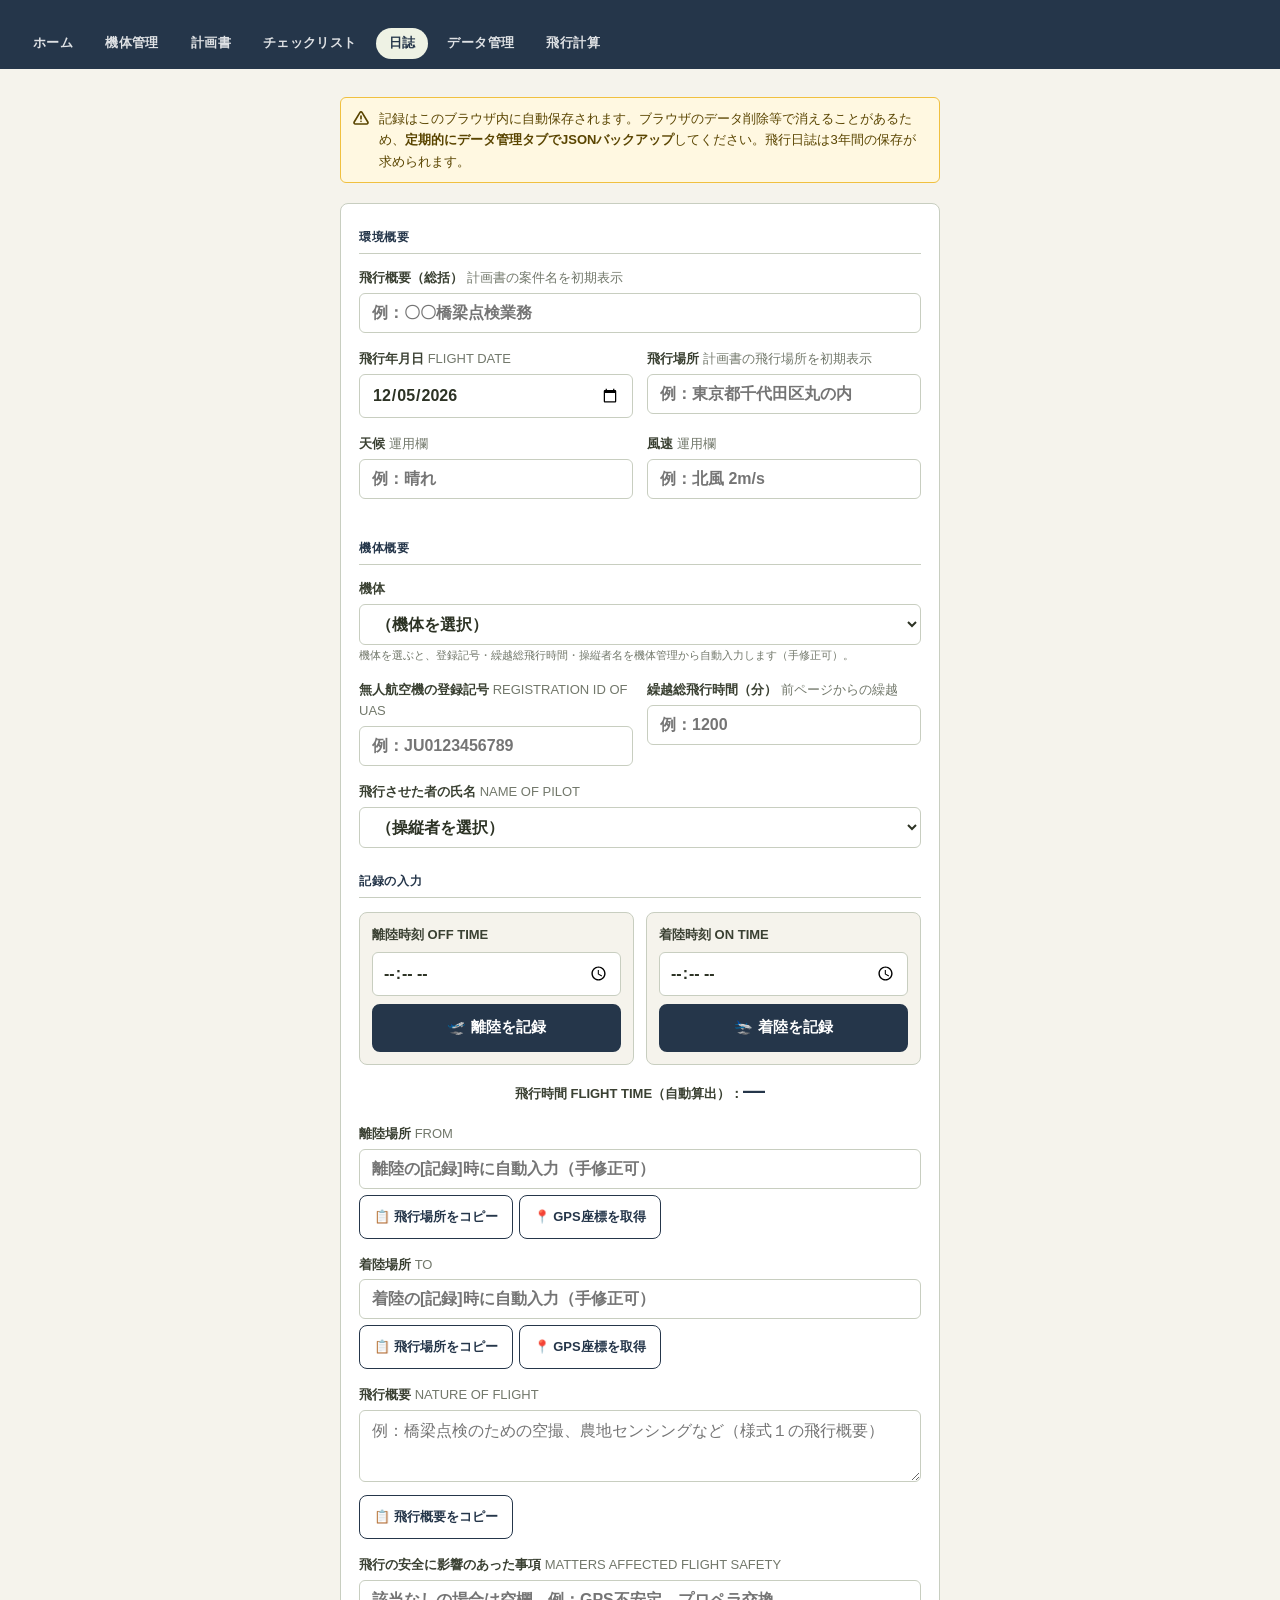
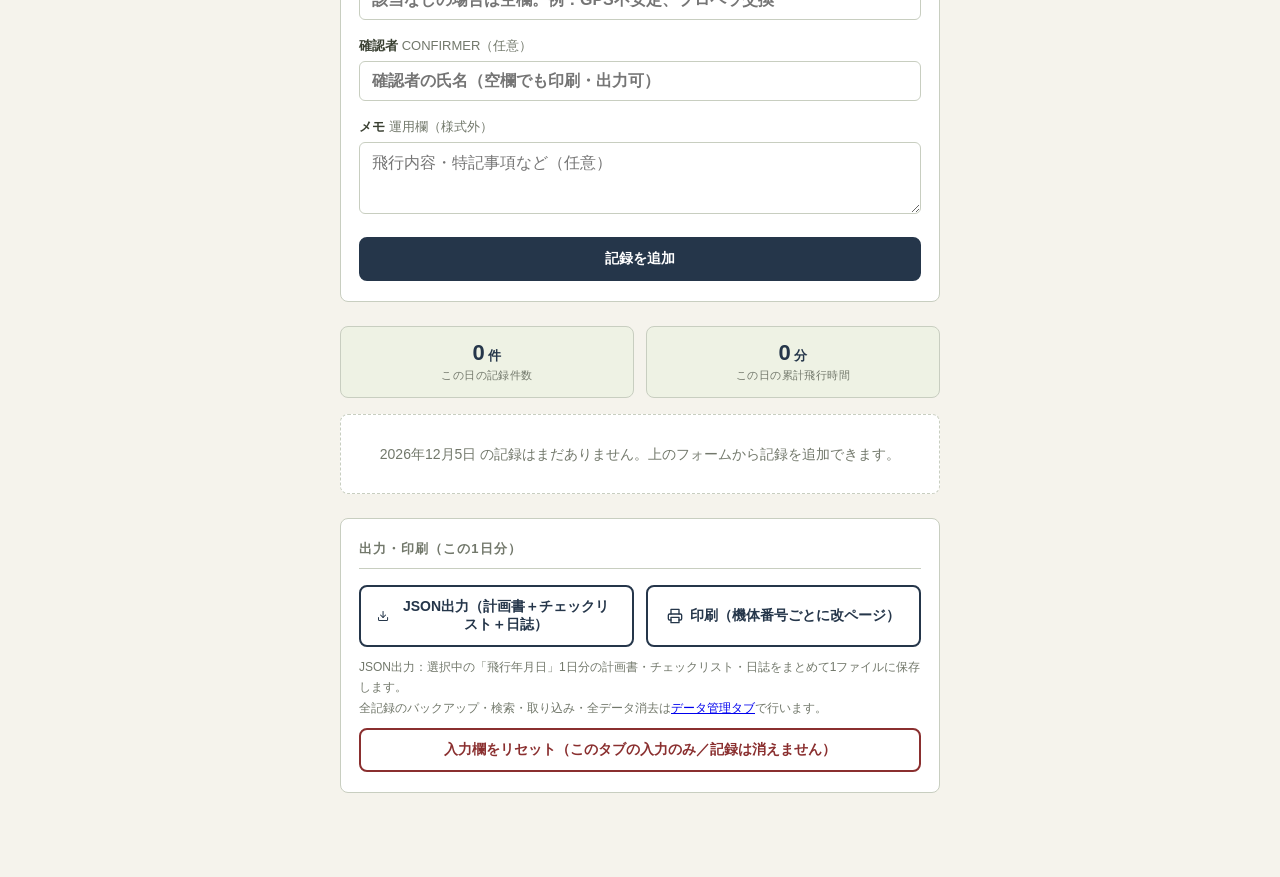
<file: flight-log.html>
<!DOCTYPE html>
<html lang="ja">
<head>
  <meta charset="UTF-8">
  <meta name="viewport" content="width=device-width, initial-scale=1.0">
  <title>ドローン運用ツール | 飛行日誌</title>
  <link rel="manifest" href="manifest.json">
  <meta name="theme-color" content="#25364A">
  <link rel="stylesheet" href="theme.css">
  <style>
    /* ===== ページ固有スタイル（共通部分は theme.css 参照） ===== */
    .container { max-width: 640px; }
    .note-warn { margin-bottom: 20px; }

    /* グループ見出し */
    .group-title {
      font-size: 12px;
      font-weight: 700;
      letter-spacing: .06em;
      color: var(--accent);
      border-bottom: 1px solid var(--border);
      padding-bottom: 6px;
      margin: 24px 0 14px;
    }
    .group-title:first-of-type { margin-top: 4px; }

    .btn-cancel {
      background: transparent;
      color: var(--muted);
      border: 2px solid var(--border);
      width: 100%;
      margin-top: 10px;
      display: none;
    }
    .btn-cancel:hover { border-color: var(--muted); }

    /* ===== サマリー ===== */
    .summary {
      display: flex;
      gap: 12px;
      margin-bottom: 16px;
    }
    .summary-box {
      flex: 1;
      background: var(--accent-light);
      border: 1px solid var(--border);
      border-radius: var(--radius);
      padding: 12px 14px;
      text-align: center;
    }
    .summary-box .num {
      font-size: 22px;
      font-weight: 700;
      color: var(--accent);
      line-height: 1.3;
    }
    .summary-box .unit { font-size: 13px; font-weight: 700; color: var(--accent); }
    .summary-box .label { font-size: 11px; color: var(--muted); letter-spacing: .04em; }

    /* ===== 記録一覧 ===== */
    .log-list {
      display: flex;
      flex-direction: column;
      gap: 10px;
    }

    .log-item {
      background: var(--white);
      border: 1px solid var(--border);
      border-radius: var(--radius);
      padding: 14px 16px;
    }
    .log-item.editing { border-color: var(--accent); background: var(--accent-light); }

    .log-head {
      display: flex;
      align-items: baseline;
      justify-content: space-between;
      gap: 10px;
      flex-wrap: wrap;
    }
    .log-date {
      font-size: 15px;
      font-weight: 700;
      color: var(--accent);
    }
    .log-time {
      font-size: 13px;
      font-weight: 700;
      color: var(--muted);
      white-space: nowrap;
    }

    .log-meta {
      font-size: 13px;
      color: var(--text);
      margin-top: 4px;
      line-height: 1.6;
    }
    .log-meta .sep { color: var(--border); margin: 0 6px; }
    .log-memo {
      font-size: 13px;
      color: var(--muted);
      margin-top: 6px;
      padding-top: 6px;
      border-top: 1px dashed var(--border);
      white-space: pre-wrap;
    }

    .log-actions {
      display: flex;
      gap: 14px;
      margin-top: 10px;
    }
    .log-actions button {
      background: none;
      border: none;
      font-family: inherit;
      font-size: 12px;
      font-weight: 700;
      cursor: pointer;
      padding: 2px 0;
      letter-spacing: .03em;
      display: inline-flex;
      align-items: center;
      gap: 4px;
      -webkit-tap-highlight-color: transparent;
    }
    .act-edit { color: var(--accent); }
    .act-edit:hover { text-decoration: underline; }
    .act-delete { color: var(--danger); }
    .act-delete:hover { text-decoration: underline; }

    /* ===== データ管理 ===== */
    .data-card .btn-row { margin-bottom: 10px; }
    .data-hint {
      font-size: 12px;
      color: var(--muted);
      line-height: 1.7;
    }

    /* ===== 離陸・着陸の記録 ===== */
    .tl-row {
      display: grid;
      grid-template-columns: 1fr 1fr;
      gap: 12px;
      margin-bottom: 8px;
    }
    .tl-box {
      border: 1px solid var(--border);
      border-radius: var(--radius);
      padding: 12px;
      background: var(--bg);
    }
    .tl-label {
      font-size: 13px;
      font-weight: 700;
      color: var(--label);
      margin-bottom: 6px;
    }
    .tl-box input[type="time"] {
      width: 100%;
      padding: 8px 10px;
      border: 1px solid var(--border);
      border-radius: 6px;
      font-size: 16px;
      font-weight: 600;
      font-family: inherit;
      background: var(--white);
      color: var(--text);
      min-height: 44px;
      margin-bottom: 8px;
      -webkit-appearance: none;
      -moz-appearance: none;
      appearance: none;
    }
    .btn-rec {
      width: 100%;
      min-height: 48px;
      padding: 10px;
      background: var(--accent);
      color: #fff;
      border: 2px solid var(--accent);
      border-radius: var(--radius);
      font-family: inherit;
      font-size: 15px;
      font-weight: 700;
      cursor: pointer;
      transition: background .15s, transform .1s;
      -webkit-tap-highlight-color: transparent;
    }
    .btn-rec:hover { background: #34495f; }
    .btn-rec:active { transform: scale(.98); }

    .auto-time {
      text-align: center;
      font-size: 13px;
      font-weight: 700;
      color: var(--label);
      margin-bottom: 16px;
    }
    .auto-time .min {
      font-size: 22px;
      color: var(--accent);
    }

    /* 場所コピー・GPS・概要コピーボタン */
    .loc-btns { display: flex; gap: 6px; margin-top: 6px; flex-wrap: wrap; }
    .btn-small {
      padding: 10px 14px;
      min-height: 44px;
      background: transparent;
      color: var(--accent);
      border: 1.5px solid var(--accent);
      border-radius: var(--radius);
      font-family: inherit;
      font-size: 13px;
      font-weight: 700;
      cursor: pointer;
      white-space: nowrap;
      transition: background .15s, color .15s;
    }
    .btn-small:hover { background: var(--accent); color: #fff; }

    /* データクリア */
    .btn-clear {
      width: 100%;
      margin-top: 10px;
      padding: 11px;
      background: transparent;
      color: var(--danger-dark);
      border: 2px solid var(--danger-dark);
      border-radius: var(--radius);
      font-family: inherit;
      font-size: 14px;
      font-weight: 700;
      cursor: pointer;
      transition: background .15s, color .15s;
    }
    .btn-clear:hover { background: var(--danger-dark); color: #fff; }

    /* ===== 印刷用（画面では非表示） ===== */
    .print-doc { display: none; }

    /* ===== スマホ対応 ===== */
    @media (max-width: 480px) {
      .summary-box .num { font-size: 19px; }
    }

    /* ===== 印刷（飛行日誌フォーマット・1日分・機体番号ごとに改ページ） ===== */
    @media print {
      @page {
        size: A4 landscape;
        margin: 0; /* ブラウザのヘッダー/フッターを消す。紙余白は .pd-page の padding で確保 */
      }
      * {
        -webkit-print-color-adjust: exact !important;
        print-color-adjust: exact !important;
      }
      body { background: #fff; }
      .site-header, .site-nav, .container { display: none !important; }

      .print-doc { display: block; color: #000; }
      .pd-page {
        padding: 10mm 10mm 12mm;
        break-after: page;
      }
      .pd-page:last-child { break-after: auto; }
      .print-doc .pd-header {
        display: flex;
        align-items: flex-start;
        justify-content: space-between;
        margin-bottom: 10px;
      }
      .print-doc .pd-form-title {
        font-size: 15px;
        font-weight: 700;
        line-height: 1.4;
      }
      .print-doc .pd-form-en {
        font-size: 11px;
        font-weight: 700;
        color: #333;
      }
      .print-doc .pd-nr {
        border: 1px solid #333;
        padding: 4px 10px;
        font-size: 12px;
        font-weight: 700;
        min-width: 90px;
        text-align: center;
      }
      .print-doc table {
        width: 100%;
        border-collapse: collapse;
        margin-bottom: 12px;
      }
      .print-doc th, .print-doc td {
        border: 1px solid #333;
        padding: 4px 6px;
        font-size: 10px;
        text-align: left;
        vertical-align: top;
        line-height: 1.35;
      }
      .print-doc th {
        background: #eef0ea;
        font-weight: 700;
      }
      .print-doc th .en {
        font-size: 8px;
        font-weight: 600;
        color: #555;
      }
      .print-doc .c { text-align: center; }
      .print-doc .pd-main th, .print-doc .pd-main td { font-size: 9.5px; }
      .print-doc .pd-meta td { font-weight: 700; font-size: 12px; }
      .print-doc tr { page-break-inside: avoid; }
    }
  </style>
</head>
<body>

<header class="site-header">
</header>

<nav class="site-nav" aria-label="ツール間ナビゲーション">
  <a href="index.html">ホーム</a>
  <a href="aircraft.html">機体管理</a>
  <a href="flight-plan.html">計画書</a>
  <a href="checklist.html">チェックリスト</a>
  <a href="flight-log.html" aria-current="page">日誌</a>
  <a href="data.html">データ管理</a>
  <a href="calculator.html">飛行計算</a>
</nav>


<div class="container">

  <div class="note-warn">
    <svg width="16" height="16" viewBox="0 0 24 24" fill="none" stroke="currentColor" stroke-width="2.5" stroke-linecap="round" stroke-linejoin="round">
      <path d="M10.29 3.86L1.82 18a2 2 0 0 0 1.71 3h16.94a2 2 0 0 0 1.71-3L13.71 3.86a2 2 0 0 0-3.42 0z"/>
      <line x1="12" y1="9" x2="12" y2="13"/>
      <line x1="12" y1="17" x2="12.01" y2="17"/>
    </svg>
    <span>記録はこのブラウザ内に自動保存されます。ブラウザのデータ削除等で消えることがあるため、<strong>定期的にデータ管理タブでJSONバックアップ</strong>してください。飛行日誌は3年間の保存が求められます。</span>
  </div>

  <div id="session-banner" style="display:none; margin-bottom:20px; padding:12px 14px; background:var(--accent-light); border:1.5px solid var(--accent); border-radius:var(--radius); font-size:13px; line-height:1.7;">
    <div style="font-size:11px; font-weight:700; letter-spacing:.06em; color:var(--accent); margin-bottom:2px;">飛行計画から引き継ぎました</div>
    <div id="session-summary"></div>
  </div>

  <!-- 入力フォーム -->
  <section class="card">
    <!-- 環境概要 -->
    <div class="group-title">環境概要</div>

    <div class="field">
      <label for="f-summary">飛行概要（総括） <span style="font-weight:400;color:var(--muted);">計画書の案件名を初期表示</span></label>
      <input type="text" id="f-summary" placeholder="例：〇〇橋梁点検業務">
    </div>

    <div class="field-row">
      <div class="field">
        <label for="f-date">飛行年月日 <span style="font-weight:400;color:var(--muted);">FLIGHT DATE</span></label>
        <input type="date" id="f-date">
      </div>
      <div class="field">
        <label for="f-flightplace">飛行場所 <span style="font-weight:400;color:var(--muted);">計画書の飛行場所を初期表示</span></label>
        <input type="text" id="f-flightplace" placeholder="例：東京都千代田区丸の内">
      </div>
    </div>

    <div class="field-row">
      <div class="field">
        <label for="f-weather">天候 <span style="font-weight:400;color:var(--muted);">運用欄</span></label>
        <input type="text" id="f-weather" placeholder="例：晴れ">
      </div>
      <div class="field">
        <label for="f-wind">風速 <span style="font-weight:400;color:var(--muted);">運用欄</span></label>
        <input type="text" id="f-wind" placeholder="例：北風 2m/s">
      </div>
    </div>

    <!-- 機体概要 -->
    <div class="group-title">機体概要</div>

    <div class="field">
      <label for="f-aircraft">機体</label>
      <select id="f-aircraft"></select>
      <div class="hint">機体を選ぶと、登録記号・繰越総飛行時間・操縦者名を機体管理から自動入力します（手修正可）。</div>
    </div>

    <div class="field-row">
      <div class="field">
        <label for="f-registration">無人航空機の登録記号 <span style="font-weight:400;color:var(--muted);">REGISTRATION ID OF UAS</span></label>
        <input type="text" id="f-registration" placeholder="例：JU0123456789">
      </div>
      <div class="field">
        <label for="f-carryover">繰越総飛行時間（分） <span style="font-weight:400;color:var(--muted);">前ページからの繰越</span></label>
        <input type="number" id="f-carryover" min="0" step="1" placeholder="例：1200">
      </div>
    </div>

    <div class="field">
      <label for="f-pilot">飛行させた者の氏名 <span style="font-weight:400;color:var(--muted);">NAME OF PILOT</span></label>
      <select id="f-pilot"></select>
    </div>

    <!-- 記録の入力 -->
    <div class="group-title">記録の入力</div>

    <div class="tl-row">
      <div class="tl-box">
        <div class="tl-label">離陸時刻 OFF TIME</div>
        <input type="time" id="f-takeoff" aria-label="離陸時刻">
        <button type="button" class="btn-rec" id="btn-rec-takeoff">🛫 離陸を記録</button>
      </div>
      <div class="tl-box">
        <div class="tl-label">着陸時刻 ON TIME</div>
        <input type="time" id="f-landing" aria-label="着陸時刻">
        <button type="button" class="btn-rec" id="btn-rec-landing">🛬 着陸を記録</button>
      </div>
    </div>
    <div class="auto-time">飛行時間 FLIGHT TIME（自動算出）：<span class="min" id="auto-time">―</span></div>

    <div class="field">
      <label for="f-location">離陸場所 <span style="font-weight:400;color:var(--muted);">FROM</span></label>
      <input type="text" id="f-location" placeholder="離陸の[記録]時に自動入力（手修正可）">
      <div class="loc-btns">
        <button type="button" class="btn-small" data-loc="location" data-src="place">📋 飛行場所をコピー</button>
        <button type="button" class="btn-small" data-loc="location" data-src="gps">📍 GPS座標を取得</button>
      </div>
    </div>

    <div class="field">
      <label for="f-landloc">着陸場所 <span style="font-weight:400;color:var(--muted);">TO</span></label>
      <input type="text" id="f-landloc" placeholder="着陸の[記録]時に自動入力（手修正可）">
      <div class="loc-btns">
        <button type="button" class="btn-small" data-loc="landloc" data-src="place">📋 飛行場所をコピー</button>
        <button type="button" class="btn-small" data-loc="landloc" data-src="gps">📍 GPS座標を取得</button>
      </div>
    </div>

    <div class="field">
      <label for="f-shoot">飛行概要 <span style="font-weight:400;color:var(--muted);">NATURE OF FLIGHT</span></label>
      <textarea id="f-shoot" placeholder="例：橋梁点検のための空撮、農地センシングなど（様式１の飛行概要）"></textarea>
      <div class="loc-btns">
        <button type="button" class="btn-small" id="btn-copy-summary">📋 飛行概要をコピー</button>
      </div>
    </div>

    <div class="field">
      <label for="f-anomaly">飛行の安全に影響のあった事項 <span style="font-weight:400;color:var(--muted);">MATTERS AFFECTED FLIGHT SAFETY</span></label>
      <input type="text" id="f-anomaly" placeholder="該当なしの場合は空欄。例：GPS不安定、プロペラ交換">
    </div>

    <div class="field">
      <label for="f-confirmer">確認者 <span style="font-weight:400;color:var(--muted);">CONFIRMER（任意）</span></label>
      <input type="text" id="f-confirmer" placeholder="確認者の氏名（空欄でも印刷・出力可）">
    </div>

    <div class="field">
      <label for="f-memo">メモ <span style="font-weight:400;color:var(--muted);">運用欄（様式外）</span></label>
      <textarea id="f-memo" placeholder="飛行内容・特記事項など（任意）"></textarea>
    </div>

    <button class="btn btn-primary" id="btn-save">記録を追加</button>
    <button class="btn btn-cancel" id="btn-cancel">編集をやめる</button>

    <!--
      記事（不具合記録）SQUAWK：独立した管理が必要で現行仕様への追加が難しいため、
      当面は「不具合なし」扱いとして非表示。将来的な有効化を前提にコードは残す。
    <details class="field" style="margin-top:14px;">
      <summary style="cursor:pointer; font-weight:700; color:var(--label); padding:4px 0;">記事（不具合記録）SQUAWK — 発生時のみ</summary>
      <div style="margin-top:10px;">
        <div class="field-row">
          <div class="field">
            <label for="f-squawkDate">発生年月日 <span style="font-weight:400;color:var(--muted);">SQUAWK DATE</span></label>
            <input type="date" id="f-squawkDate">
          </div>
          <div class="field">
            <label for="f-actionDate">処置年月日 <span style="font-weight:400;color:var(--muted);">ACTION DATE</span></label>
            <input type="date" id="f-actionDate">
          </div>
        </div>
        <div class="field">
          <label for="f-squawk">不具合事項 <span style="font-weight:400;color:var(--muted);">FLIGHT SQUAWK</span></label>
          <textarea id="f-squawk" placeholder="発生した不具合の内容"></textarea>
        </div>
        <div class="field">
          <label for="f-action">処置その他 <span style="font-weight:400;color:var(--muted);">CORRECTIVE ACTION</span></label>
          <textarea id="f-action" placeholder="実施した処置の内容"></textarea>
        </div>
      </div>
    </details>
    -->
  </section>

  <!-- 記録一覧（飛行年月日の1日分） -->
  <section>
    <div class="summary">
      <div class="summary-box">
        <div class="num" id="sum-count">0<span class="unit"> 件</span></div>
        <div class="label">この日の記録件数</div>
      </div>
      <div class="summary-box">
        <div class="num" id="sum-time">0<span class="unit"> 分</span></div>
        <div class="label">この日の累計飛行時間</div>
      </div>
    </div>

    <div class="log-list" id="log-list"></div>
  </section>

  <!-- データ管理（この1日分の出力・印刷のみ） -->
  <section class="card data-card" style="margin-top:24px;">
    <h2>出力・印刷（この1日分）</h2>
    <div class="btn-row">
      <button class="btn btn-outline" id="btn-export">
        <svg width="16" height="16" viewBox="0 0 24 24" fill="none" stroke="currentColor" stroke-width="2" stroke-linecap="round" stroke-linejoin="round">
          <path d="M21 15v4a2 2 0 0 1-2 2H5a2 2 0 0 1-2-2v-4"/>
          <polyline points="7 10 12 15 17 10"/><line x1="12" y1="15" x2="12" y2="3"/>
        </svg>
        JSON出力（計画書＋チェックリスト＋日誌）
      </button>
      <button class="btn btn-outline" id="btn-print">
        <svg width="16" height="16" viewBox="0 0 24 24" fill="none" stroke="currentColor" stroke-width="2" stroke-linecap="round" stroke-linejoin="round">
          <polyline points="6 9 6 2 18 2 18 9"/>
          <path d="M6 18H4a2 2 0 0 1-2-2v-5a2 2 0 0 1 2-2h16a2 2 0 0 1 2 2v5a2 2 0 0 1-2 2h-2"/>
          <rect x="6" y="14" width="12" height="8"/>
        </svg>
        印刷（機体番号ごとに改ページ）
      </button>
    </div>
    <p class="data-hint">
      JSON出力：選択中の「飛行年月日」1日分の計画書・チェックリスト・日誌をまとめて1ファイルに保存します。<br>
      全記録のバックアップ・検索・取り込み・全データ消去は<a href="data.html">データ管理タブ</a>で行います。
    </p>

    <button type="button" class="btn-clear" id="btn-clear">入力欄をリセット（このタブの入力のみ／記録は消えません）</button>
  </section>

</div>

<!-- 印刷専用：様式１ 飛行記録（1日分・機体番号ごとにページ生成） -->
<div class="print-doc" id="print-doc"></div>

<script src="storage-keys.js"></script>
<script>
  let records = [];
  let editingId = null;

  const $ = id => document.getElementById(id);

  // time（飛行時間・分）は離陸・着陸時刻から自動算出して保存
  // ※ battery / squawk系 は廃止（記事は当面「不具合なし」扱い・コメントアウト）
  const FIELDS = ['date', 'summary', 'flightplace', 'weather', 'wind', 'aircraft', 'registration', 'carryover', 'pilot', 'takeoff', 'landing', 'location', 'landloc', 'shoot', 'anomaly', 'confirmer', 'memo'];

  function getPlan() {
    try {
      const s = JSON.parse(localStorage.getItem(DRONE_KEYS.activeSession));
      if (s && s.plan) return s.plan;
    } catch (e) {}
    try { return JSON.parse(localStorage.getItem(DRONE_KEYS.flightPlanDraft)) || {}; }
    catch (e) { return {}; }
  }
  function getAircraftRegistry() {
    try { return JSON.parse(localStorage.getItem(DRONE_KEYS.aircraftList)) || []; }
    catch (e) { return []; }
  }

  // ===== 機体・操縦者の選択肢（選択または手入力） =====
  const MANUAL = '__manual__';
  function buildSelect(id, values, label) {
    const sel = $(id);
    const current = sel.value;
    const uniq = [...new Set(values.map(v => (v || '').trim()).filter(Boolean))];
    sel.innerHTML = `<option value="">（${label}を選択）</option>` +
      uniq.map(() => `<option></option>`).join('') +
      `<option value="${MANUAL}">＋手入力…</option>`;
    [...sel.options].forEach((o, i) => {
      if (i > 0 && i <= uniq.length) { o.value = uniq[i - 1]; o.textContent = uniq[i - 1]; }
    });
    if (current && current !== MANUAL) ensureOption(sel, current);
  }
  function ensureOption(sel, value) {
    if (![...sel.options].some(o => o.value === value)) {
      const o = document.createElement('option');
      o.value = o.textContent = value;
      sel.insertBefore(o, sel.lastElementChild);
    }
    sel.value = value;
  }
  function buildSelects() {
    const plan = getPlan();
    const reg = getAircraftRegistry();
    const planAircrafts = Array.isArray(plan.aircrafts)
      ? plan.aircrafts.map(a => a.name)
      : (plan.aircraft ? String(plan.aircraft).split(' / ') : []);
    buildSelect('f-aircraft',
      [...planAircrafts, ...reg.map(a => a.name), ...records.map(r => r.aircraft)], '機体');
    buildSelect('f-pilot',
      [plan.pilot, ...reg.map(a => a.pilot), ...records.map(r => r.pilot)], '操縦者');
  }

  // 機体選択：手入力／登録機体からの自動転記
  $('f-aircraft').addEventListener('change', e => {
    const sel = e.target;
    if (sel.value === MANUAL) {
      const v = (prompt('機体名を入力してください') || '').trim();
      if (v) ensureOption(sel, v); else sel.value = '';
      return;
    }
    if (!sel.value) return;
    const a = getAircraftRegistry().find(x => x.name === sel.value);
    if (a) {
      // 機体管理タブの値で自動上書き入力
      $('f-registration').value = a.regNo || '';
      $('f-carryover').value = (a.carryoverMinutes != null && a.carryoverMinutes !== '') ? a.carryoverMinutes : '';
      if (a.pilot) ensureOption($('f-pilot'), a.pilot);
    }
  });
  $('f-pilot').addEventListener('change', e => {
    if (e.target.value !== MANUAL) return;
    const v = (prompt('操縦者氏名を入力してください') || '').trim();
    if (v) ensureOption(e.target, v); else e.target.value = '';
  });

  // ---- 保存・読み出し ----
  function load() {
    try { records = JSON.parse(localStorage.getItem(DRONE_KEYS.flightLogRecords)) || []; }
    catch (e) { records = []; }
  }
  function persist() {
    localStorage.setItem(DRONE_KEYS.flightLogRecords, JSON.stringify(records));
  }

  // ---- 表示 ----
  function esc(s) {
    const d = document.createElement('div');
    d.textContent = s;
    return d.innerHTML;
  }
  function fmtDate(v) {
    if (!v) return '（日付なし）';
    const [y, m, d] = v.split('-');
    return `${y}年${parseInt(m)}月${parseInt(d)}日`;
  }
  function todayISO() {
    const d = new Date();
    return `${d.getFullYear()}-${String(d.getMonth() + 1).padStart(2, '0')}-${String(d.getDate()).padStart(2, '0')}`;
  }

  // 表示中の飛行年月日（1日分の絞り込みキー）
  function currentDate() {
    return $('f-date').value || '';
  }

  function render() {
    const list = $('log-list');
    const date = currentDate();
    // 飛行年月日の1日分のみ絞り込み（同日内は離陸の新しい順）
    const dayRecords = records
      .filter(r => (r.date || '') === date)
      .sort((a, b) => (b.takeoff || '').localeCompare(a.takeoff || '') || (b.id - a.id));

    if (dayRecords.length === 0) {
      list.innerHTML = `<div class="empty-msg">${date ? fmtDate(date) + ' の記録はまだありません。' : '飛行年月日を入力すると、その日の記録が表示されます。'}上のフォームから記録を追加できます。</div>`;
    } else {
      list.innerHTML = dayRecords.map(r => {
        const meta = [r.pilot, r.aircraft, r.location ? '離陸 ' + r.location : '', r.landloc ? '着陸 ' + r.landloc : '', [r.weather, r.wind].filter(Boolean).join('・')]
          .filter(Boolean).map(esc).join('<span class="sep">｜</span>');
        const tl = (r.takeoff || r.landing)
          ? `${esc(r.takeoff || '--:--')} → ${esc(r.landing || '--:--')}` + (r.time ? `（${esc(r.time)} 分）` : '')
          : (r.time ? esc(r.time) + ' 分' : '');
        return `
        <div class="log-item${r.id === editingId ? ' editing' : ''}">
          <div class="log-head">
            <span class="log-date">${fmtDate(r.date)}${r.registration ? '　' + esc(r.registration) : ''}</span>
            <span class="log-time">${tl}</span>
          </div>
          ${meta ? `<div class="log-meta">${meta}</div>` : ''}
          ${r.shoot ? `<div class="log-memo">🎥 ${esc(r.shoot)}</div>` : ''}
          ${r.anomaly ? `<div class="log-memo" style="color:var(--danger);">⚠ ${esc(r.anomaly)}</div>` : ''}
          ${r.memo ? `<div class="log-memo">${esc(r.memo)}</div>` : ''}
          <div class="log-actions">
            <button class="act-edit" data-act="edit" data-id="${r.id}">✎ 編集</button>
            <button class="act-delete" data-act="delete" data-id="${r.id}">✕ 削除</button>
          </div>
        </div>`;
      }).join('');
    }

    $('sum-count').innerHTML = `${dayRecords.length}<span class="unit"> 件</span>`;
    const total = dayRecords.reduce((s, r) => s + (parseInt(r.time) || 0), 0);
    $('sum-time').innerHTML = total >= 60
      ? `${Math.floor(total / 60)}<span class="unit"> 時間 </span>${total % 60}<span class="unit"> 分</span>`
      : `${total}<span class="unit"> 分</span>`;
  }

  // ---- 飛行時間の自動算出 ----
  function calcMinutes(takeoff, landing) {
    if (!takeoff || !landing) return null;
    const [sh, sm] = takeoff.split(':').map(Number);
    const [eh, em] = landing.split(':').map(Number);
    let min = (eh * 60 + em) - (sh * 60 + sm);
    if (min < 0) min += 24 * 60;
    return min;
  }
  function updateAutoTime() {
    const min = calcMinutes($('f-takeoff').value, $('f-landing').value);
    $('auto-time').textContent = min === null ? '―' : `${min} 分`;
  }
  ['f-takeoff', 'f-landing'].forEach(id => $(id).addEventListener('input', updateAutoTime));
  // 飛行年月日の変更で当日の一覧を更新
  $('f-date').addEventListener('change', render);

  function nowHHMM() {
    const d = new Date();
    return `${String(d.getHours()).padStart(2, '0')}:${String(d.getMinutes()).padStart(2, '0')}`;
  }

  function fillGPS(inputId) {
    if (!navigator.geolocation) { alert('この端末ではGPS（位置情報）を利用できません。'); return; }
    const input = $(inputId);
    const prev = input.placeholder;
    input.placeholder = 'GPS取得中…';
    navigator.geolocation.getCurrentPosition(
      pos => {
        input.value = `${pos.coords.latitude.toFixed(5)}, ${pos.coords.longitude.toFixed(5)}`;
        input.placeholder = prev;
      },
      () => {
        input.placeholder = prev;
        alert('位置情報を取得できませんでした。ブラウザの位置情報許可を確認してください。');
      },
      { enableHighAccuracy: true, timeout: 10000 }
    );
  }

  // 離陸・着陸の[記録]：現在時刻＋場所（未入力なら飛行場所をコピー）
  $('btn-rec-takeoff').addEventListener('click', () => {
    $('f-takeoff').value = nowHHMM();
    if (!$('f-date').value) { $('f-date').value = todayISO(); render(); }
    if (!$('f-location').value.trim() && $('f-flightplace').value.trim()) $('f-location').value = $('f-flightplace').value.trim();
    updateAutoTime();
  });
  $('btn-rec-landing').addEventListener('click', () => {
    $('f-landing').value = nowHHMM();
    if (!$('f-landloc').value.trim() && $('f-flightplace').value.trim()) $('f-landloc').value = $('f-flightplace').value.trim();
    updateAutoTime();
  });

  // 場所コピー（飛行場所→離着陸場所）・GPS
  document.querySelectorAll('.loc-btns button[data-loc]').forEach(btn => {
    btn.addEventListener('click', () => {
      const inputId = 'f-' + btn.dataset.loc;
      if (btn.dataset.src === 'place') {
        const v = $('f-flightplace').value.trim();
        if (!v) { alert('環境概要の「飛行場所」が入力されていません。'); return; }
        $(inputId).value = v;
      } else {
        fillGPS(inputId);
      }
    });
  });
  // 飛行概要（総括）→ 飛行概要（NATURE OF FLIGHT）へコピー
  $('btn-copy-summary').addEventListener('click', () => {
    const v = $('f-summary').value.trim();
    if (!v) { alert('環境概要の「飛行概要（総括）」が入力されていません。'); return; }
    $('f-shoot').value = v;
  });

  // ---- フォーム ----
  function readForm() {
    const r = {};
    FIELDS.forEach(k => {
      const v = $('f-' + k).value;
      r[k] = (v === MANUAL ? '' : v).trim();
    });
    const min = calcMinutes(r.takeoff, r.landing);
    if (min !== null) r.time = String(min);
    return r;
  }
  function fillForm(r) {
    FIELDS.forEach(k => {
      const el = $('f-' + k);
      const v = r[k] || '';
      if (el.tagName === 'SELECT') { if (v) ensureOption(el, v); else el.value = ''; }
      else el.value = v;
    });
    updateAutoTime();
  }
  function clearForm() {
    FIELDS.forEach(k => $('f-' + k).value = '');
    updateAutoTime();
  }
  function clearTimesOnly() {
    $('f-takeoff').value = '';
    $('f-landing').value = '';
    updateAutoTime();
  }
  function setMode(editing) {
    $('btn-save').textContent = editing ? '変更を保存' : '記録を追加';
    $('btn-cancel').style.display = editing ? 'block' : 'none';
  }

  $('btn-save').addEventListener('click', () => {
    const data = readForm();
    if (!data.date && !data.location && !data.aircraft && !data.memo) {
      alert('飛行年月日など、いずれかの項目を入力してください。');
      return;
    }
    if (editingId !== null) {
      const i = records.findIndex(r => r.id === editingId);
      if (i !== -1) {
        if (data.time === undefined) delete data.time;
        records[i] = { ...records[i], ...data };
      }
      editingId = null;
      setMode(false);
    } else {
      records.push({ id: Date.now(), ...data });
    }
    persist();
    buildSelects();
    clearTimesOnly();
    render();
  });

  $('btn-cancel').addEventListener('click', () => {
    editingId = null;
    setMode(false);
    clearForm();
    render();
  });

  // 一覧内の編集・削除
  $('log-list').addEventListener('click', e => {
    const btn = e.target.closest('button[data-act]');
    if (!btn) return;
    const id = Number(btn.dataset.id);
    const rec = records.find(r => r.id === id);
    if (!rec) return;

    if (btn.dataset.act === 'edit') {
      editingId = id;
      fillForm(rec);
      setMode(true);
      render();
      window.scrollTo({ top: 0, behavior: 'smooth' });
    } else if (btn.dataset.act === 'delete') {
      if (!confirm(`${fmtDate(rec.date)} の記録を削除しますか？`)) return;
      records = records.filter(r => r.id !== id);
      if (editingId === id) { editingId = null; setMode(false); clearForm(); }
      persist();
      render();
    }
  });

  // ---- 書き出し ----
  function downloadJSON(payload, filename) {
    const blob = new Blob([JSON.stringify(payload, null, 2)], { type: 'application/json' });
    const a = document.createElement('a');
    a.href = URL.createObjectURL(blob);
    a.download = filename;
    a.click();
    URL.revokeObjectURL(a.href);
  }

  // 1日分：計画書・チェックリスト・当日の日誌をまとめて1ファイルに出力
  function exportDailyJSON() {
    const plan = getPlan();
    const date = currentDate() || plan.date || todayISO();
    const dayRecords = records.filter(r => r.date === date);
    let checklist = [];
    try { checklist = (JSON.parse(localStorage.getItem(DRONE_KEYS.checklistRecords)) || []).filter(c => c.date === date); } catch (e) {}
    if (dayRecords.length === 0 && checklist.length === 0 &&
        !confirm(`${date} の飛行記録・チェックリストがまだありません。計画書のみで出力しますか？`)) return;
    const payload = {
      app: DRONE_FORMATS.dailyRecord,
      version: 2,
      exportedAt: new Date().toISOString(),
      date: date,
      plan: plan,
      checklist: checklist,
      records: dayRecords,
    };
    downloadJSON(payload, `flight-${date.replace(/-/g, '')}.json`);
  }
  $('btn-export').addEventListener('click', exportDailyJSON);

  // ---- 計画書からの引き継ぎ ----
  function initSession() {
    // 引き継ぎ初期値は計画書（進行中セッション優先、なければ下書き）から。
    // 未入力欄のみ補完し、手入力を上書きしない。
    const p = getPlan();
    if (!p || !Object.keys(p).length) return;
    if (!$('f-date').value && p.date)            $('f-date').value = p.date;
    if (!$('f-summary').value && p.project)      $('f-summary').value = p.project;
    if (!$('f-flightplace').value && p.location) $('f-flightplace').value = p.location;
    if (!$('f-pilot').value && p.pilot)          ensureOption($('f-pilot'), p.pilot);
    const planAircrafts = Array.isArray(p.aircrafts)
      ? p.aircrafts.map(a => a.name).filter(Boolean)
      : (p.aircraft ? String(p.aircraft).split(' / ') : []);
    if (!$('f-aircraft').value && planAircrafts.length === 1) {
      ensureOption($('f-aircraft'), planAircrafts[0]);
      const a = getAircraftRegistry().find(x => x.name === planAircrafts[0]);
      if (a) {
        $('f-registration').value = a.regNo || '';
        $('f-carryover').value = (a.carryoverMinutes != null && a.carryoverMinutes !== '') ? a.carryoverMinutes : '';
      }
    }
    // 「引き継ぎました」バナーは進行中セッションがある場合のみ表示
    let hasSession = false;
    try { const s = JSON.parse(localStorage.getItem(DRONE_KEYS.activeSession)); hasSession = !!(s && s.plan); } catch (e) {}
    const parts = [p.project, p.date, p.location, p.aircraft].filter(Boolean);
    if (hasSession && parts.length) {
      $('session-summary').textContent = parts.join('　／　');
      $('session-banner').style.display = 'block';
    }
  }

  // ---- 印刷（様式１・1日分・機体番号ごとに改ページ） ----
  function fmtDateJa(v) {
    if (!v) return '';
    const [y, m, d] = v.split('-');
    if (!y || !m || !d) return v;
    return `${y}年${parseInt(m)}月${parseInt(d)}日`;
  }
  function fillPrintDoc() {
    const date = currentDate() || todayISO();
    const dayRecords = records
      .filter(r => r.date === date)
      .sort((a, b) => (a.takeoff || '').localeCompare(b.takeoff || '') || (a.id - b.id));
    const fmt = v => esc(v || '');

    // 機体番号（登録記号）単位でグループ化
    const groups = {};
    dayRecords.forEach(r => {
      const key = (r.registration || '').trim() || (r.aircraft || '').trim() || '（登録記号未記入）';
      (groups[key] = groups[key] || []).push(r);
    });

    $('print-doc').innerHTML = Object.keys(groups).length
      ? Object.entries(groups).map(([key, recs]) => {
          // 繰越総飛行時間：記録または機体管理から
          const carry = recs.reduce((c, r) => c || (parseInt(r.carryover, 10) || 0), 0);
          let running = carry;
          const rows = recs.map((r, i) => {
            const t = parseInt(r.time, 10) || 0;
            running += t;
            return `<tr>
              <td class="c">${i + 1}</td>
              <td class="c">${fmt(r.date && fmtDateJa(r.date))}</td>
              <td>${fmt(r.pilot)}</td>
              <td>${fmt(r.shoot)}</td>
              <td>${fmt(r.location)}</td>
              <td>${fmt(r.landloc)}</td>
              <td class="c">${fmt(r.takeoff)}</td>
              <td class="c">${fmt(r.landing)}</td>
              <td class="c">${r.time ? fmt(r.time) + '分' : ''}</td>
              <td class="c">${running}分</td>
              <td>${fmt(r.anomaly)}</td>
              <td>${fmt(r.confirmer)}</td>
            </tr>`;
          }).join('');
          return `<div class="pd-page">
            <div class="pd-header">
              <div class="pd-form-title">
                <div>（様式１）飛行記録</div>
                <div class="pd-form-en">無人航空機の飛行記録　JOURNEY LOG OF UAS</div>
              </div>
              <div class="pd-nr">NR.&nbsp;&nbsp;</div>
            </div>
            <table class="pd-meta">
              <tr>
                <th style="width:30%;">無人航空機の登録記号<br><span class="en">REGISTRATION ID OF UAS</span></th>
                <td>${fmt(key)}</td>
              </tr>
            </table>
            <table class="pd-main">
              <thead><tr>
                <th class="c">No.</th>
                <th>飛行年月日<br><span class="en">FLIGHT DATE</span></th>
                <th>飛行させた者の氏名<br><span class="en">NAME OF PILOT</span></th>
                <th>飛行概要<br><span class="en">NATURE OF FLIGHT</span></th>
                <th>離陸場所<br><span class="en">FROM</span></th>
                <th>着陸場所<br><span class="en">TO</span></th>
                <th class="c">離陸時刻<br><span class="en">OFF</span></th>
                <th class="c">着陸時刻<br><span class="en">ON</span></th>
                <th class="c">飛行時間<br><span class="en">FLIGHT TIME</span></th>
                <th class="c">総飛行時間<br><span class="en">TOTAL</span></th>
                <th>飛行の安全に影響のあった事項<br><span class="en">MATTERS AFFECTED FLIGHT SAFETY</span></th>
                <th>確認者<br><span class="en">CONFIRMER</span></th>
              </tr></thead>
              <tbody>${rows}</tbody>
            </table>
          </div>`;
        }).join('')
      : `<div class="pd-page"><div class="pd-form-title">（様式１）飛行記録</div><p style="margin-top:16px;">${fmtDateJa(date)} の飛行記録はありません。</p></div>`;
  }
  $('btn-print').addEventListener('click', () => { fillPrintDoc(); window.print(); });
  window.addEventListener('beforeprint', fillPrintDoc);

  // ---- データクリア（このタブの入力欄のみ。記録・全データは消さない） ----
  $('btn-clear').addEventListener('click', () => {
    if (!confirm('このタブの入力欄をリセットしますか？\n（保存済みの記録は消えません。全データ消去はデータ管理タブで行います）')) return;
    editingId = null;
    clearForm();
    setMode(false);
    buildSelects();
    render();
  });

  // ---- データ管理ページからの編集リクエスト ----
  function initEditRequest() {
    const raw = sessionStorage.getItem(DRONE_KEYS.editRequest);
    sessionStorage.removeItem(DRONE_KEYS.editRequest);
    if (!raw) return false;
    const rec = records.find(r => r.id === Number(raw));
    if (!rec) return false;
    editingId = rec.id;
    fillForm(rec);
    setMode(true);
    return true;
  }

  // ---- 初期化 ----
  load();
  try { buildSelects(); } catch (e) {}
  try {
    if (navigator.storage && navigator.storage.persist) navigator.storage.persist();
  } catch (e) {}
  let editRequested = false;
  try { editRequested = initEditRequest(); } catch (e) {}
  if (!editRequested) {
    try { initSession(); } catch (e) {}
  }
  // 飛行年月日が未設定なら当日にして一覧を表示
  if (!$('f-date').value) $('f-date').value = todayISO();
  render();
</script>

<script>if("serviceWorker" in navigator){navigator.serviceWorker.register("sw.js").catch(()=>{});}</script>
</body>
</html>
</file>
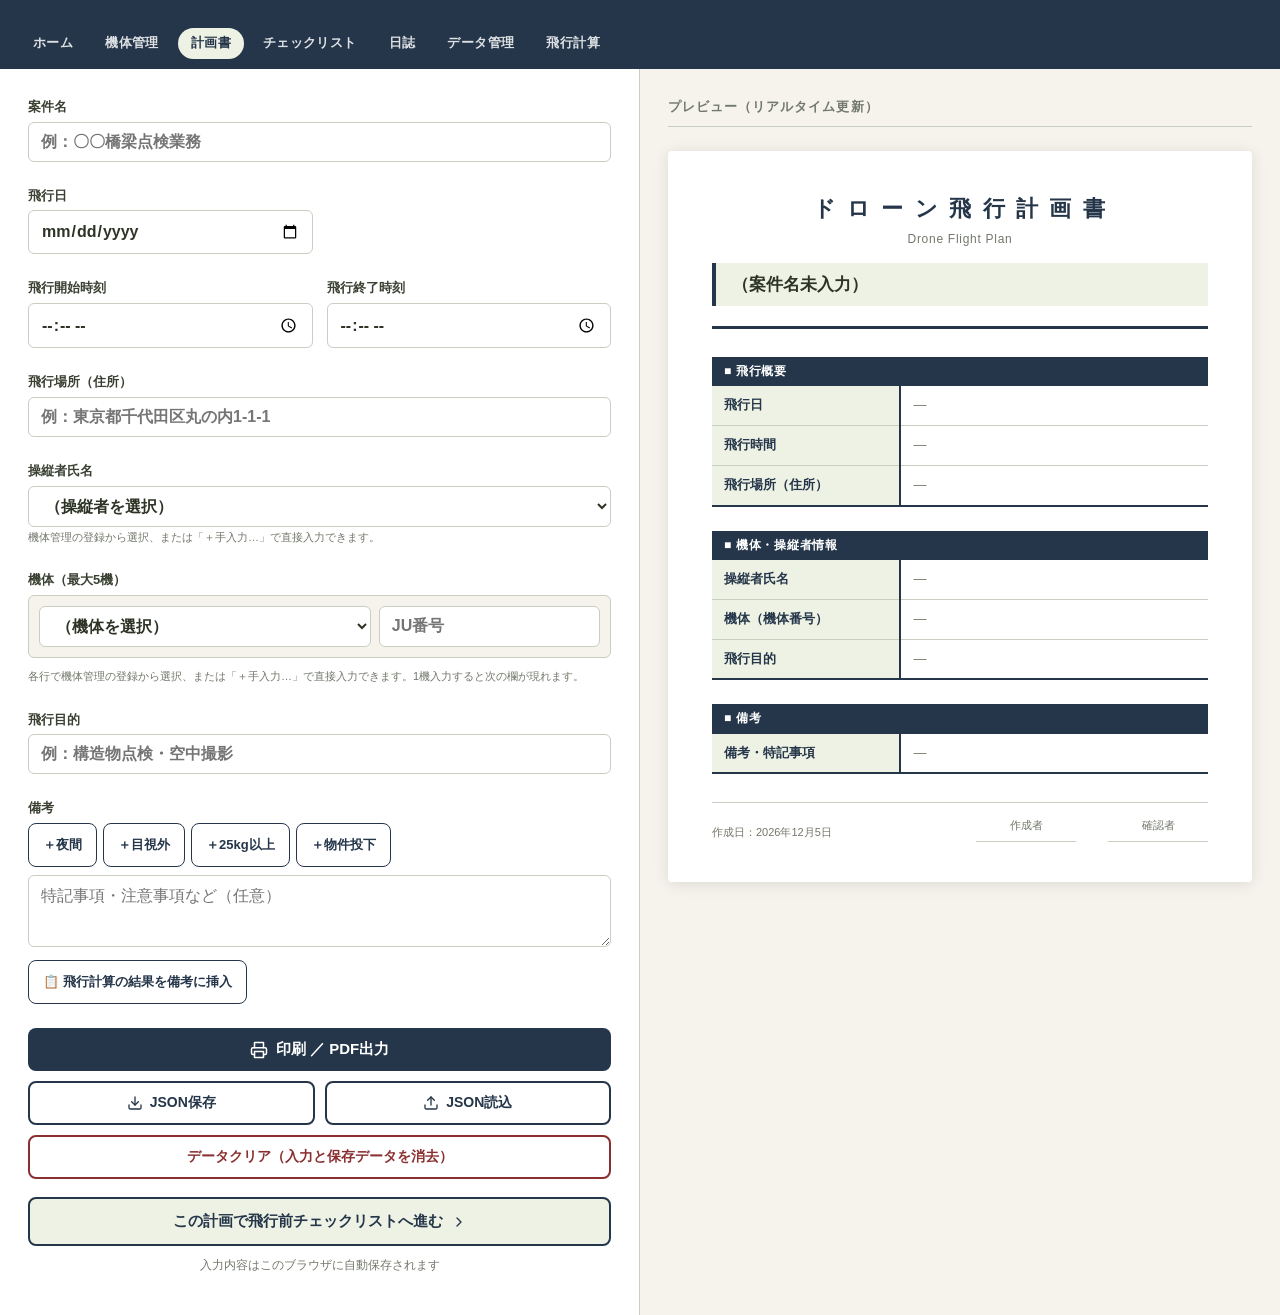
<file: flight-plan.html>
<!DOCTYPE html>
<html lang="ja">
<head>
  <meta charset="UTF-8">
  <meta name="viewport" content="width=device-width, initial-scale=1.0">
  <title>ドローン運用ツール | 飛行計画書</title>
  <link rel="manifest" href="manifest.json">
  <meta name="theme-color" content="#25364A">
  <link rel="stylesheet" href="theme.css">
  <style>
    /* ===== ページ固有スタイル（共通部分は theme.css 参照） ===== */

    /* ===== レイアウト ===== */
    .layout {
      display: grid;
      grid-template-columns: 1fr 1fr;
      gap: 0;
      min-height: calc(100vh - 54px);
    }

    /* ===== フォームパネル ===== */
    .form-panel {
      background: var(--white);
      border-right: 1px solid var(--border);
      padding: 28px 28px 40px;
      overflow-y: auto;
    }

    /* 入力間隔はこのページのみ広め（長い1カラムフォームの視線移動を助ける） */
    .field { margin-bottom: 24px; }

    /* 機体入力行（複数機対応） */
    .ac-row {
      border: 1px solid var(--border);
      border-radius: 6px;
      padding: 10px;
      margin-bottom: 10px;
      background: var(--bg);
    }
    .ac-row select { margin-bottom: 0; }
    .ac-pair {
      display: grid;
      grid-template-columns: 1.5fr 1fr;
      gap: 8px;
    }
    @media (max-width: 480px) {
      .ac-pair { grid-template-columns: 1fr; }
    }

    /* 特定飛行ボタン群 */
    .sp-btns {
      display: flex;
      flex-wrap: wrap;
      gap: 6px;
      margin-bottom: 8px;
    }

    /* データクリア */
    .btn-clear {
      margin-top: 10px;
      width: 100%;
      padding: 11px;
      background: transparent;
      color: var(--danger-dark);
      border: 2px solid var(--danger-dark);
      border-radius: var(--radius);
      font-family: inherit;
      font-size: 14px;
      font-weight: 700;
      cursor: pointer;
      transition: background .15s, color .15s;
    }
    .btn-clear:hover { background: var(--danger-dark); color: #fff; }
    .btn-small {
      padding: 10px 14px;
      min-height: 44px;
      background: transparent;
      color: var(--accent);
      border: 1.5px solid var(--accent);
      border-radius: var(--radius);
      font-family: inherit;
      font-size: 13px;
      font-weight: 700;
      cursor: pointer;
      white-space: nowrap;
      transition: background .15s, color .15s;
    }
    .btn-small:hover { background: var(--accent); color: #fff; }

    /* 保存ステータス */
    .autosave-note {
      font-size: 12px;
      color: var(--muted);
      margin-top: 10px;
      text-align: center;
    }

    .btn-secondary-row {
      display: grid;
      grid-template-columns: 1fr 1fr;
      gap: 10px;
      margin-top: 10px;
    }
    .btn-outline {
      padding: 11px;
      background: transparent;
      color: var(--accent);
      border: 2px solid var(--accent);
      border-radius: var(--radius);
      font-family: inherit;
      font-size: 14px;
      font-weight: 700;
      cursor: pointer;
      display: flex;
      align-items: center;
      justify-content: center;
      gap: 7px;
      transition: background .15s, color .15s;
    }
    .btn-outline:hover { background: var(--accent); color: #fff; }

    .btn-next {
      margin-top: 18px;
      width: 100%;
      padding: 13px;
      background: var(--accent-light);
      color: var(--accent);
      border: 2px solid var(--accent);
      border-radius: var(--radius);
      font-family: inherit;
      font-size: 15px;
      font-weight: 700;
      cursor: pointer;
      display: flex;
      align-items: center;
      justify-content: center;
      gap: 8px;
      transition: background .15s, color .15s;
    }
    .btn-next:hover { background: var(--accent); color: #fff; }
    #json-file { display: none; }

    .btn-print {
      margin-top: 24px;
      width: 100%;
      padding: 12px;
      background: var(--accent);
      color: #fff;
      border: none;
      border-radius: var(--radius);
      font-family: inherit;
      font-size: 15px;
      font-weight: 700;
      cursor: pointer;
      display: flex;
      align-items: center;
      justify-content: center;
      gap: 8px;
      transition: background .15s, transform .1s;
    }
    .btn-print:hover { background: #34495f; }
    .btn-print:active { transform: scale(.98); }

    /* ===== プレビューパネル ===== */
    .preview-panel {
      background: var(--bg);
      padding: 28px 28px 40px;
      overflow-y: auto;
      display: flex;
      flex-direction: column;
      align-items: center;
    }
    .preview-panel-label {
      font-size: 13px;
      font-weight: 700;
      text-transform: uppercase;
      letter-spacing: .08em;
      color: var(--muted);
      margin-bottom: 24px;
      align-self: flex-start;
      padding-bottom: 8px;
      border-bottom: 1px solid var(--border);
      width: 100%;
    }

    /* ===== 計画書本体 ===== */
    .doc {
      background: var(--white);
      width: 100%;
      max-width: 680px;
      padding: 40px 44px;
      box-shadow: 0 2px 16px rgba(0,0,0,.10);
      border-radius: 4px;
    }

    .doc-header {
      text-align: center;
      margin-bottom: 28px;
      padding-bottom: 20px;
      border-bottom: 3px solid var(--accent);
    }
    .doc-header .doc-title {
      font-size: 22px;
      font-weight: 700;
      letter-spacing: .12em;
      color: var(--accent);
    }
    .doc-header .doc-subtitle {
      font-size: 12px;
      color: var(--muted);
      margin-top: 4px;
      letter-spacing: .06em;
    }
    .doc-header .doc-project {
      font-size: 17px;
      font-weight: 700;
      margin-top: 14px;
      padding: 8px 16px;
      background: var(--accent-light);
      border-left: 4px solid var(--accent);
      text-align: left;
      color: var(--text);
      min-height: 36px;
    }

    .doc-section-title {
      font-size: 12px;
      font-weight: 700;
      letter-spacing: .06em;
      color: var(--white);
      background: var(--accent);
      padding: 5px 12px;
      margin: 24px 0 0;
    }

    .doc-table {
      width: 100%;
      border-collapse: collapse;
      margin-bottom: 4px;
    }
    .doc-table tr { border-bottom: 1px solid var(--border); }
    .doc-table tr:last-child { border-bottom: 2px solid var(--accent); }
    .doc-table th {
      width: 38%;
      padding: 9px 12px;
      background: var(--accent-light);
      font-size: 13px;
      font-weight: 700;
      color: var(--accent);
      text-align: left;
      vertical-align: top;
      border-right: 2px solid var(--accent);
    }
    .doc-table td {
      padding: 9px 12px;
      font-size: 13px;
      color: var(--text);
      vertical-align: top;
      min-height: 34px;
    }
    .doc-table td.empty { color: var(--muted); font-style: italic; }

    .doc-footer {
      margin-top: 28px;
      padding-top: 14px;
      border-top: 1px solid var(--border);
      display: flex;
      justify-content: space-between;
      align-items: flex-end;
      font-size: 11px;
      color: var(--muted);
    }
    .doc-footer .sign-area {
      display: flex;
      gap: 32px;
    }
    .doc-footer .sign-box {
      display: flex;
      flex-direction: column;
      align-items: center;
      gap: 6px;
    }
    .doc-footer .sign-label { font-size: 11px; color: var(--muted); }
    .doc-footer .sign-line {
      width: 100px;
      height: 1px;
      background: var(--border);
    }

    /* ===== レスポンシブ ===== */
    @media (max-width: 768px) {
      .layout {
        grid-template-columns: 1fr;
      }
      .form-panel {
        border-right: none;
        border-bottom: 2px solid var(--border);
        padding: 20px 16px 28px;
      }
      .preview-panel {
        padding: 20px 10px 32px;
      }
      .doc {
        padding: 24px 18px;
      }
      .field-row { grid-template-columns: 1fr; }
    }

    @media (max-width: 480px) {
      .form-panel {
        padding: 16px 12px 24px;
      }
    }

    /* ===== 印刷 ===== */
    @media print {
      @page {
        size: A4 portrait;
        /* 余白を0にするとブラウザのヘッダー/フッター（URL・日付・ページ番号）の
           描画場所がなくなり、印刷設定に関係なく消える。
           実際の余白は .doc 側の padding(mm) で確保する */
        margin: 0;
      }

      /* 「背景のグラフィック」設定がオフでも背景色・罫線色を強制的に印刷する */
      * {
        -webkit-print-color-adjust: exact !important;
        print-color-adjust: exact !important;
      }

      body { background: #fff; font-size: 12px; }
      .site-header,
      .form-panel,
      .preview-panel-label { display: none !important; }

      .layout { display: block; }

      .preview-panel {
        background: #fff;
        padding: 0;
        overflow: visible;
        display: block;
      }

      .doc {
        box-shadow: none;
        border-radius: 0;
        max-width: 100%;
        width: 100%;
        /* @page margin:0 のぶんの紙余白をここで確保 */
        padding: 18mm 16mm 20mm;
        /* ページ途中での不自然な分割やサイン欄だけの孤立を防ぐ */
        break-inside: avoid;
      }

      .doc-table {
        /* 各テーブル単位でも改ページを制限 */
        break-inside: avoid;
      }

      .doc-header .doc-title { font-size: 20px; }
      .doc-header .doc-project { font-size: 15px; }

      .doc-table th,
      .doc-table td { font-size: 11px; padding: 7px 10px; }

      /* 万一背景色が印刷されない環境でも見出しセルと値セルの
         区別がつくよう、罫線による保険を掛けておく */
      .doc-table th { border-right: 1.5px solid var(--accent); }

      .btn-print { display: none !important; }
    }
  </style>
</head>
<body>

<header class="site-header">
</header>

<nav class="site-nav" aria-label="ツール間ナビゲーション">
  <a href="index.html">ホーム</a>
  <a href="aircraft.html">機体管理</a>
  <a href="flight-plan.html" aria-current="page">計画書</a>
  <a href="checklist.html">チェックリスト</a>
  <a href="flight-log.html">日誌</a>
  <a href="data.html">データ管理</a>
  <a href="calculator.html">飛行計算</a>
</nav>


<div class="layout">

  <section class="form-panel">

    <div class="field">
      <label for="f-project">案件名</label>
      <input type="text" id="f-project" placeholder="例：〇〇橋梁点検業務">
    </div>

    <div class="field-row">
      <div class="field">
        <label for="f-date">飛行日</label>
        <input type="date" id="f-date">
      </div>
    </div>

    <div class="field-row">
      <div class="field">
        <label for="f-start">飛行開始時刻</label>
        <input type="time" id="f-start">
      </div>
      <div class="field">
        <label for="f-end">飛行終了時刻</label>
        <input type="time" id="f-end">
      </div>
    </div>

    <div class="field">
      <label for="f-location">飛行場所（住所）</label>
      <input type="text" id="f-location" placeholder="例：東京都千代田区丸の内1-1-1">
    </div>

    <div class="field">
      <label for="f-pilot">操縦者氏名</label>
      <select id="f-pilot" aria-label="操縦者氏名（登録から選択または手入力）"></select>
      <div class="hint">機体管理の登録から選択、または「＋手入力…」で直接入力できます。</div>
    </div>

    <div class="field">
      <label>機体（最大5機）</label>
      <div id="aircraft-rows"></div>
      <div class="hint">各行で機体管理の登録から選択、または「＋手入力…」で直接入力できます。1機入力すると次の欄が現れます。</div>
    </div>

    <div class="field">
      <label for="f-purpose">飛行目的</label>
      <input type="text" id="f-purpose" placeholder="例：構造物点検・空中撮影">
    </div>

    <div class="field">
      <label for="f-notes">備考</label>
      <div class="sp-btns" aria-label="特定飛行を備考に追記">
        <button type="button" class="btn-small sp-btn" data-sp="night">＋夜間</button>
        <button type="button" class="btn-small sp-btn" data-sp="bvlos">＋目視外</button>
        <button type="button" class="btn-small sp-btn" data-sp="heavy">＋25kg以上</button>
        <button type="button" class="btn-small sp-btn" data-sp="drop">＋物件投下</button>
      </div>
      <textarea id="f-notes" placeholder="特記事項・注意事項など（任意）"></textarea>
      <button type="button" class="btn-small" id="btn-insert-calc" style="margin-top:6px;">📋 飛行計算の結果を備考に挿入</button>
    </div>

    <button class="btn-print" onclick="window.print()">
      <svg width="18" height="18" viewBox="0 0 24 24" fill="none" stroke="currentColor" stroke-width="2" stroke-linecap="round" stroke-linejoin="round">
        <polyline points="6 9 6 2 18 2 18 9"/>
        <path d="M6 18H4a2 2 0 0 1-2-2v-5a2 2 0 0 1 2-2h16a2 2 0 0 1 2 2v5a2 2 0 0 1-2 2h-2"/>
        <rect x="6" y="14" width="12" height="8"/>
      </svg>
      印刷 ／ PDF出力
    </button>

    <div class="btn-secondary-row">
      <button type="button" class="btn-outline" id="btn-json-save">
        <svg width="16" height="16" viewBox="0 0 24 24" fill="none" stroke="currentColor" stroke-width="2" stroke-linecap="round" stroke-linejoin="round">
          <path d="M21 15v4a2 2 0 0 1-2 2H5a2 2 0 0 1-2-2v-4"/>
          <polyline points="7 10 12 15 17 10"/><line x1="12" y1="15" x2="12" y2="3"/>
        </svg>
        JSON保存
      </button>
      <button type="button" class="btn-outline" id="btn-json-load">
        <svg width="16" height="16" viewBox="0 0 24 24" fill="none" stroke="currentColor" stroke-width="2" stroke-linecap="round" stroke-linejoin="round">
          <path d="M21 15v4a2 2 0 0 1-2 2H5a2 2 0 0 1-2-2v-4"/>
          <polyline points="17 8 12 3 7 8"/><line x1="12" y1="3" x2="12" y2="15"/>
        </svg>
        JSON読込
      </button>
      <input type="file" id="json-file" accept=".json,application/json">
    </div>

    <button type="button" class="btn-clear" id="btn-clear">データクリア（入力と保存データを消去）</button>

    <button type="button" class="btn-next" id="btn-to-checklist">
      この計画で飛行前チェックリストへ進む
      <svg width="16" height="16" viewBox="0 0 24 24" fill="none" stroke="currentColor" stroke-width="2" stroke-linecap="round" stroke-linejoin="round">
        <polyline points="9 18 15 12 9 6"/>
      </svg>
    </button>

    <p class="autosave-note" id="autosave-note">入力内容はこのブラウザに自動保存されます</p>
  </section>

  <section class="preview-panel">
    <div class="preview-panel-label">プレビュー（リアルタイム更新）</div>

    <div class="doc" id="doc">

      <div class="doc-header">
        <div class="doc-title">ド ロ ー ン 飛 行 計 画 書</div>
        <div class="doc-subtitle">Drone Flight Plan</div>
        <div class="doc-project" id="p-project">（案件名未入力）</div>
      </div>

      <div class="doc-section-title">■ 飛行概要</div>
      <table class="doc-table">
        <tr>
          <th>飛行日</th>
          <td id="p-date" class="empty">―</td>
        </tr>
        <tr>
          <th>飛行時間</th>
          <td id="p-time" class="empty">―</td>
        </tr>
        <tr>
          <th>飛行場所（住所）</th>
          <td id="p-location" class="empty">―</td>
        </tr>
      </table>

      <div class="doc-section-title">■ 機体・操縦者情報</div>
      <table class="doc-table">
        <tr>
          <th>操縦者氏名</th>
          <td id="p-pilot" class="empty">―</td>
        </tr>
        <tr>
          <th>機体（機体番号）</th>
          <td id="p-aircraft" class="empty" style="white-space:pre-wrap;">―</td>
        </tr>
        <tr>
          <th>飛行目的</th>
          <td id="p-purpose" class="empty">―</td>
        </tr>
      </table>

      <div class="doc-section-title">■ 備考</div>
      <table class="doc-table">
        <tr>
          <th>備考・特記事項</th>
          <td id="p-notes" class="empty" style="min-height:60px;white-space:pre-wrap;">―</td>
        </tr>
      </table>

      <div class="doc-footer">
        <div id="p-issued">作成日：</div>
        <div class="sign-area">
          <div class="sign-box">
            <span class="sign-label">作成者</span>
            <div class="sign-line"></div>
          </div>
          <div class="sign-box">
            <span class="sign-label">確認者</span>
            <div class="sign-line"></div>
          </div>
        </div>
      </div>

    </div></section>

</div><script src="storage-keys.js"></script>
<script>
  const fields = [
    { input: 'f-project',  preview: 'p-project',  format: v => v || null },
    { input: 'f-date',     preview: 'p-date',     format: formatDate },
    { input: 'f-start',    preview: null,          format: null },
    { input: 'f-end',      preview: null,          format: null },
    { input: 'f-location', preview: 'p-location', format: v => v || null },
    { input: 'f-pilot',    preview: 'p-pilot',    format: v => v || null },
    { input: 'f-purpose',  preview: 'p-purpose',  format: v => v || null },
    { input: 'f-notes',    preview: 'p-notes',    format: v => v || null },
  ];

  function formatDate(v) {
    if (!v) return null;
    const [y, m, d] = v.split('-');
    return `${y}年${parseInt(m)}月${parseInt(d)}日`;
  }

  function formatTime(v) {
    if (!v) return null;
    const [h, m] = v.split(':');
    return `${h}:${m}`;
  }

  function setPreview(id, value) {
    const el = document.getElementById(id);
    if (!el) return;
    if (value) {
      el.textContent = value;
      el.classList.remove('empty');
    } else {
      el.textContent = '―';
      el.classList.add('empty');
    }
  }

  function update() {
    fields.forEach(({ input, preview, format }) => {
      if (!preview) return;
      const val = document.getElementById(input).value.trim();
      setPreview(preview, format(val));
    });

    const proj = document.getElementById('f-project').value.trim();
    const pProj = document.getElementById('p-project');
    pProj.textContent = proj || '（案件名未入力）';

    const start = formatTime(document.getElementById('f-start').value);
    const end   = formatTime(document.getElementById('f-end').value);
    let timeStr = null;
    if (start && end)   timeStr = `${start} 〜 ${end}`;
    else if (start)     timeStr = `${start} 〜`;
    else if (end)       timeStr = `〜 ${end}`;
    setPreview('p-time', timeStr);

    // 機体プレビュー（複数機・JU番号付き）
    const acs = readAircrafts();
    setPreview('p-aircraft', acs.length
      ? acs.map(a => a.regNo ? `${a.name}（${a.regNo}）` : (a.name || `（JU番号のみ：${a.regNo}）`)).join('\n')
      : null);

    const now = new Date();
    document.getElementById('p-issued').textContent =
      `作成日：${now.getFullYear()}年${now.getMonth()+1}月${now.getDate()}日`;
  }

  // ===== 自動保存（下書き） =====
  const FIELD_IDS = fields.map(f => f.input);

  function readAircrafts() {
    return [...document.querySelectorAll('#aircraft-rows .ac-row')].map(row => {
      const nv = row.querySelector('.ac-name').value;
      return {
        name: (nv === MANUAL ? '' : nv).trim(),
        regNo: row.querySelector('.ac-reg').value.trim(),
      };
    }).filter(a => a.name || a.regNo);
  }
  function readPlan() {
    const plan = {};
    FIELD_IDS.forEach(id => {
      const v = document.getElementById(id).value;
      plan[id.replace('f-', '')] = (v === MANUAL ? '' : v);
    });
    const acs = readAircrafts();
    plan.aircrafts = acs;
    // 旧スキーマ互換: 機体名の連結文字列も保持（チェックリスト・日誌への引き継ぎ、旧JSON互換）
    plan.aircraft = acs.map(a => a.name).filter(Boolean).join(' / ');
    return plan;
  }
  function fillPlan(plan) {
    FIELD_IDS.forEach(id => {
      const k = id.replace('f-', '');
      if (plan[k] !== undefined) document.getElementById(id).value = plan[k];
    });
    let acs = Array.isArray(plan.aircrafts) ? plan.aircrafts : null;
    if (!acs && typeof plan.aircraft === 'string' && plan.aircraft.trim()) {
      // 旧形式（機体名の文字列）からの復元
      acs = plan.aircraft.split(' / ').map(n => ({ name: n.trim(), regNo: '' }));
    }
    if (acs) {
      document.querySelectorAll('#aircraft-rows .ac-row').forEach((row, i) => {
        const sel = row.querySelector('.ac-name');
        const nm = (acs[i] && acs[i].name) || '';
        if (nm) ensureOption(sel, nm); else sel.value = '';
        row.querySelector('.ac-reg').value = (acs[i] && acs[i].regNo) || '';
      });
      updateRowVisibility();
    }
    // 操縦者（単一select）
    if (plan.pilot) ensureOption(document.getElementById('f-pilot'), plan.pilot);
    else document.getElementById('f-pilot').value = '';
  }
  function saveDraft() {
    localStorage.setItem(DRONE_KEYS.flightPlanDraft, JSON.stringify(readPlan()));
  }
  function loadDraft() {
    try {
      const d = JSON.parse(localStorage.getItem(DRONE_KEYS.flightPlanDraft));
      if (d) fillPlan(d);
    } catch (e) {}
  }

  // ===== 機体管理タブの登録内容から選択 =====
  const MAX_AIRCRAFT = 5;

  function loadAircraftList() {
    try { return JSON.parse(localStorage.getItem(DRONE_KEYS.aircraftList)) || []; }
    catch (e) { return []; }
  }
  function escAttr(s) {
    return String(s).replace(/&/g, '&amp;').replace(/"/g, '&quot;').replace(/</g, '&lt;');
  }

  // ===== 選択／自由入力の統一コントロール（飛行日誌の[機体]欄と同仕様） =====
  const MANUAL = '__manual__';
  function buildOptions(values, label) {
    const uniq = [...new Set(values.map(v => (v || '').trim()).filter(Boolean))];
    let html = `<option value="">（${label}を選択）</option>`;
    uniq.forEach(v => { html += `<option value="${escAttr(v)}">${escAttr(v)}</option>`; });
    html += `<option value="${MANUAL}">＋手入力…</option>`;
    return html;
  }
  function ensureOption(sel, value) {
    if (![...sel.options].some(o => o.value === value)) {
      const o = document.createElement('option');
      o.value = o.textContent = value;
      sel.insertBefore(o, sel.lastElementChild);
    }
    sel.value = value;
  }

  function buildAircraftRows() {
    const wrap = document.getElementById('aircraft-rows');
    const regs = loadAircraftList();
    const options = buildOptions(regs.map(a => a.name), '機体');
    wrap.innerHTML = '';
    for (let i = 0; i < MAX_AIRCRAFT; i++) {
      const row = document.createElement('div');
      row.className = 'ac-row';
      row.innerHTML = `
        <div class="ac-pair">
          <select class="ac-name" aria-label="機体${i + 1}（登録から選択または手入力）">${options}</select>
          <input type="text" class="ac-reg" placeholder="JU番号" aria-label="機体${i + 1}の機体番号">
        </div>`;
      wrap.appendChild(row);
    }

    wrap.addEventListener('change', e => {
      if (!e.target.classList.contains('ac-name')) return;
      const sel = e.target;
      if (sel.value === MANUAL) {
        const v = (prompt('機体名を入力してください') || '').trim();
        if (v) ensureOption(sel, v); else sel.value = '';
      } else if (sel.value) {
        // 登録機体を選んだらJU番号を自動補完（空欄時のみ）
        const reg = loadAircraftList().find(a => a.name === sel.value);
        const regInput = sel.closest('.ac-row').querySelector('.ac-reg');
        if (reg && reg.regNo && !regInput.value.trim()) regInput.value = reg.regNo;
      }
      updateRowVisibility();
      update();
      saveDraft();
    });
    wrap.addEventListener('input', e => {
      if (!e.target.matches('.ac-reg')) return;
      updateRowVisibility();
      update();
      saveDraft();
    });
  }

  // 1機入力すると次の行が現れる（最大5機）
  function updateRowVisibility() {
    const rows = [...document.querySelectorAll('#aircraft-rows .ac-row')];
    let visible = 1;
    rows.forEach((row, i) => {
      const nv = row.querySelector('.ac-name').value;
      const filled = (nv && nv !== MANUAL) || row.querySelector('.ac-reg').value.trim();
      if (filled) visible = Math.min(i + 2, MAX_AIRCRAFT);
    });
    rows.forEach((row, i) => { row.style.display = i < visible ? '' : 'none'; });
  }

  // 操縦者（単一select：機体管理の担当操縦者から選択または手入力）
  function buildPilotSelect() {
    const sel = document.getElementById('f-pilot');
    const current = sel.value;
    const pilots = loadAircraftList().map(a => a.pilot);
    sel.innerHTML = buildOptions(pilots, '操縦者');
    if (current && current !== MANUAL) ensureOption(sel, current);
  }
  document.getElementById('f-pilot').addEventListener('change', e => {
    const sel = e.target;
    if (sel.value === MANUAL) {
      const v = (prompt('操縦者氏名を入力してください') || '').trim();
      if (v) ensureOption(sel, v); else sel.value = '';
    }
    update();
    saveDraft();
  });

  // ===== JSON 保存・読込 =====
  document.getElementById('btn-json-save').addEventListener('click', () => {
    const payload = { app: DRONE_FORMATS.flightPlan, savedAt: new Date().toISOString(), plan: readPlan() };
    const blob = new Blob([JSON.stringify(payload, null, 2)], { type: 'application/json' });
    const a = document.createElement('a');
    a.href = URL.createObjectURL(blob);
    const name = (readPlan().project || 'flight-plan').replace(/[\\/:*?"<>|]/g, '_');
    a.download = `${name}.json`;
    a.click();
    URL.revokeObjectURL(a.href);
  });
  document.getElementById('btn-json-load').addEventListener('click', () =>
    document.getElementById('json-file').click());
  document.getElementById('json-file').addEventListener('change', e => {
    const file = e.target.files[0];
    if (!file) return;
    const reader = new FileReader();
    reader.onload = () => {
      try {
        const parsed = JSON.parse(reader.result);
        const plan = parsed.plan || parsed;
        if (typeof plan !== 'object') throw new Error();
        fillPlan(plan);
        update();
        saveDraft();
      } catch (err) {
        alert('JSONファイルを読み込めませんでした。このツールで保存したファイルか確認してください。');
      }
      e.target.value = '';
    };
    reader.readAsText(file);
  });

  // ===== 飛行計算結果の挿入 =====
  document.getElementById('btn-insert-calc').addEventListener('click', () => {
    let s = null;
    try { s = JSON.parse(localStorage.getItem(DRONE_KEYS.calcSummary)); } catch (e) {}
    if (!s || !s.text) {
      alert('保存された計算結果がありません。\n先に「飛行計算」ページで計算し、「計算結果を計画書の備考へ送る」を押してください。');
      return;
    }
    const notes = document.getElementById('f-notes');
    notes.value = notes.value ? `${notes.value}\n\n${s.text}` : s.text;
    // 機体が未入力なら計算時の機体を1機目に反映
    const first = document.querySelector('#aircraft-rows .ac-name');
    if (first && (!first.value || first.value === MANUAL) && s.aircraft && !s.aircraft.startsWith('（')) {
      ensureOption(first, s.aircraft);
      updateRowVisibility();
    }
    update();
    saveDraft();
  });

  // ===== チェックリストへ進む（運用フロー） =====
  document.getElementById('btn-to-checklist').addEventListener('click', () => {
    const plan = readPlan();
    localStorage.setItem(DRONE_KEYS.activeSession, JSON.stringify({
      createdAt: Date.now(),
      step: 'checklist',
      plan: plan
    }));
    location.href = 'checklist.html';
  });

  // ===== 特定飛行ボタン（備考へ追記。トグルではない＝複数同時成立し得るため） =====
  const SP_TEXT = {
    night: '【特定飛行】夜間飛行',
    bvlos: '【特定飛行】目視外飛行',
    heavy: '【特定飛行】最大離陸重量25kg以上の機体の飛行',
    drop:  '【特定飛行】物件投下',
  };
  document.querySelectorAll('.sp-btn').forEach(btn => {
    btn.addEventListener('click', () => {
      const notes = document.getElementById('f-notes');
      const t = SP_TEXT[btn.dataset.sp];
      notes.value = notes.value ? `${notes.value}\n${t}` : t;
      update();
      saveDraft();
    });
  });

  // ===== データクリア =====
  document.getElementById('btn-clear').addEventListener('click', () => {
    if (!confirm('計画書の入力内容と保存データをクリアしますか？\nこの操作は取り消せません。')) return;
    FIELD_IDS.forEach(id => document.getElementById(id).value = '');
    document.querySelectorAll('#aircraft-rows .ac-reg').forEach(i => i.value = '');
    document.querySelectorAll('#aircraft-rows .ac-name').forEach(s => s.value = '');
    localStorage.removeItem(DRONE_KEYS.flightPlanDraft);
    updateRowVisibility();
    update();
  });

  fields.forEach(({ input }) => {
    document.getElementById(input).addEventListener('input', () => {
      update();
      saveDraft();
    });
  });

  buildAircraftRows();
  buildPilotSelect();
  loadDraft();
  updateRowVisibility();
  update();
</script>

<script>if("serviceWorker" in navigator){navigator.serviceWorker.register("sw.js").catch(()=>{});}</script>
</body>
</html>
</file>
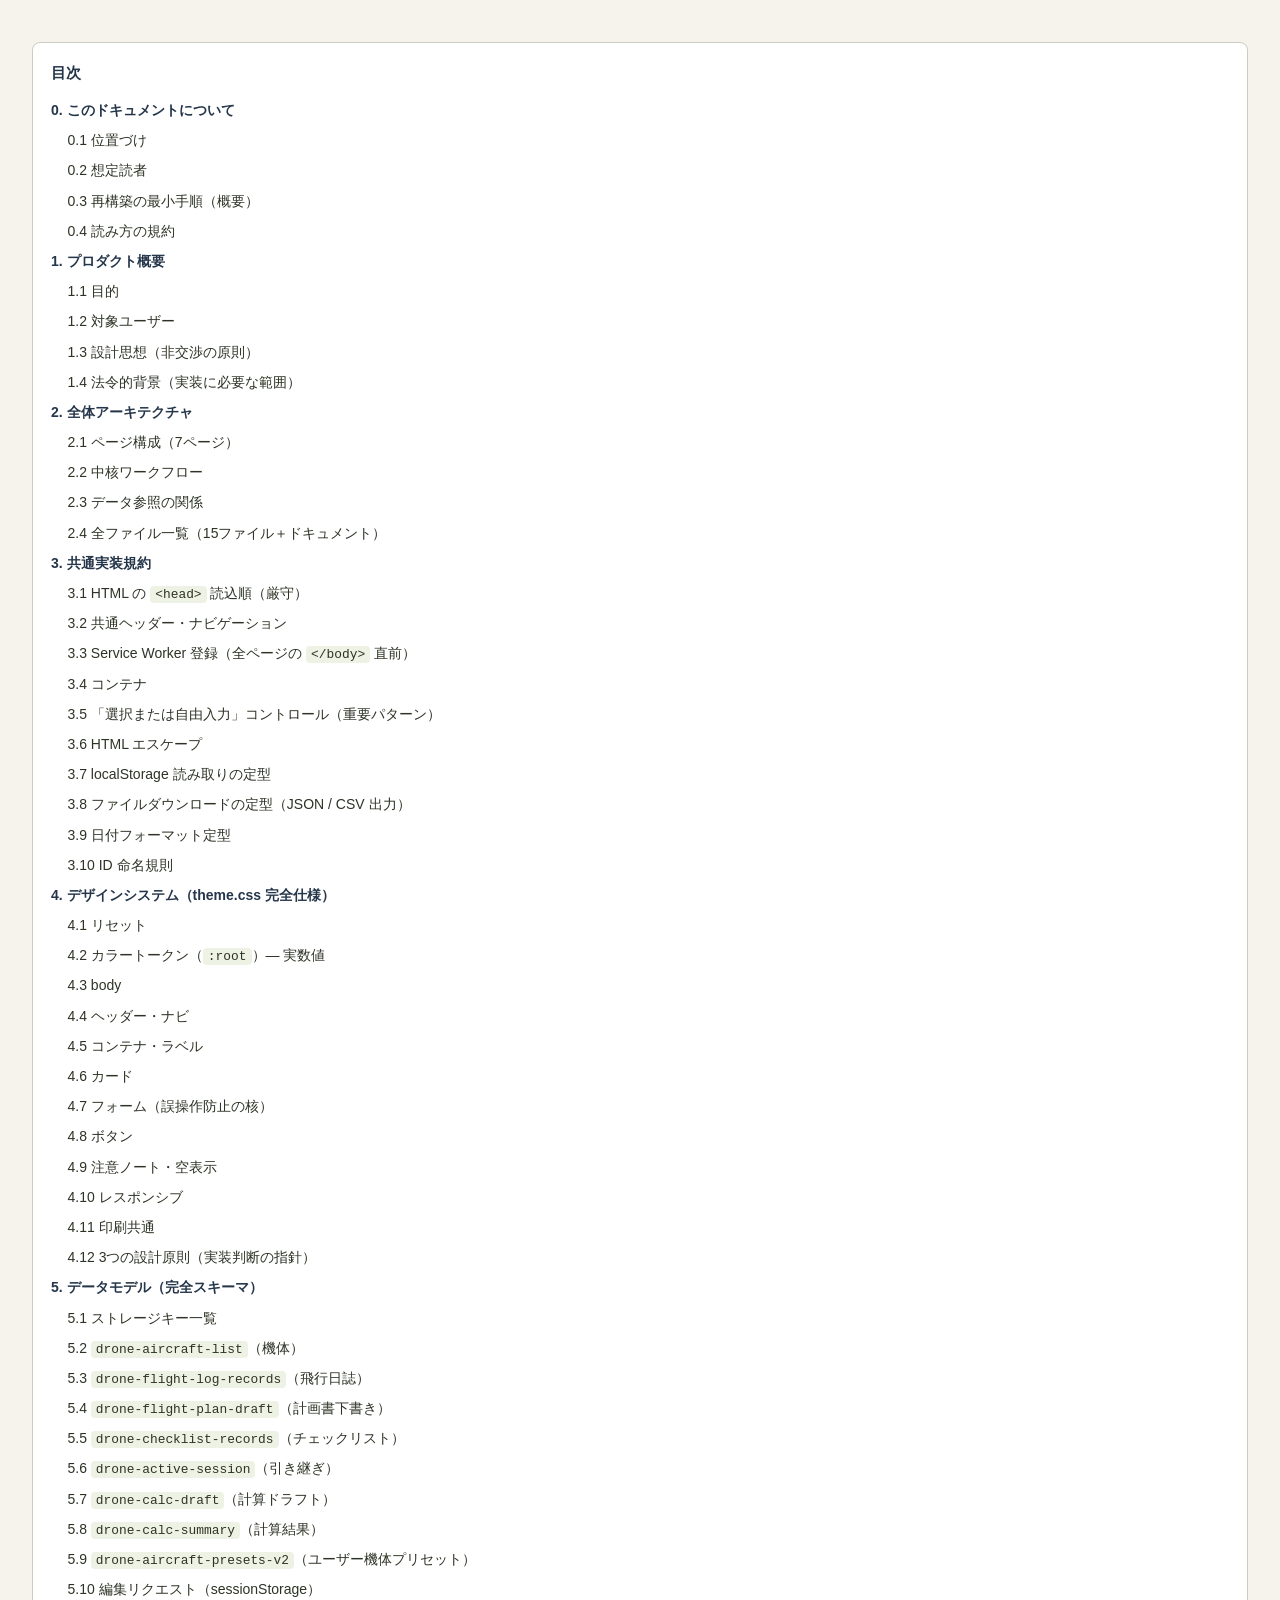
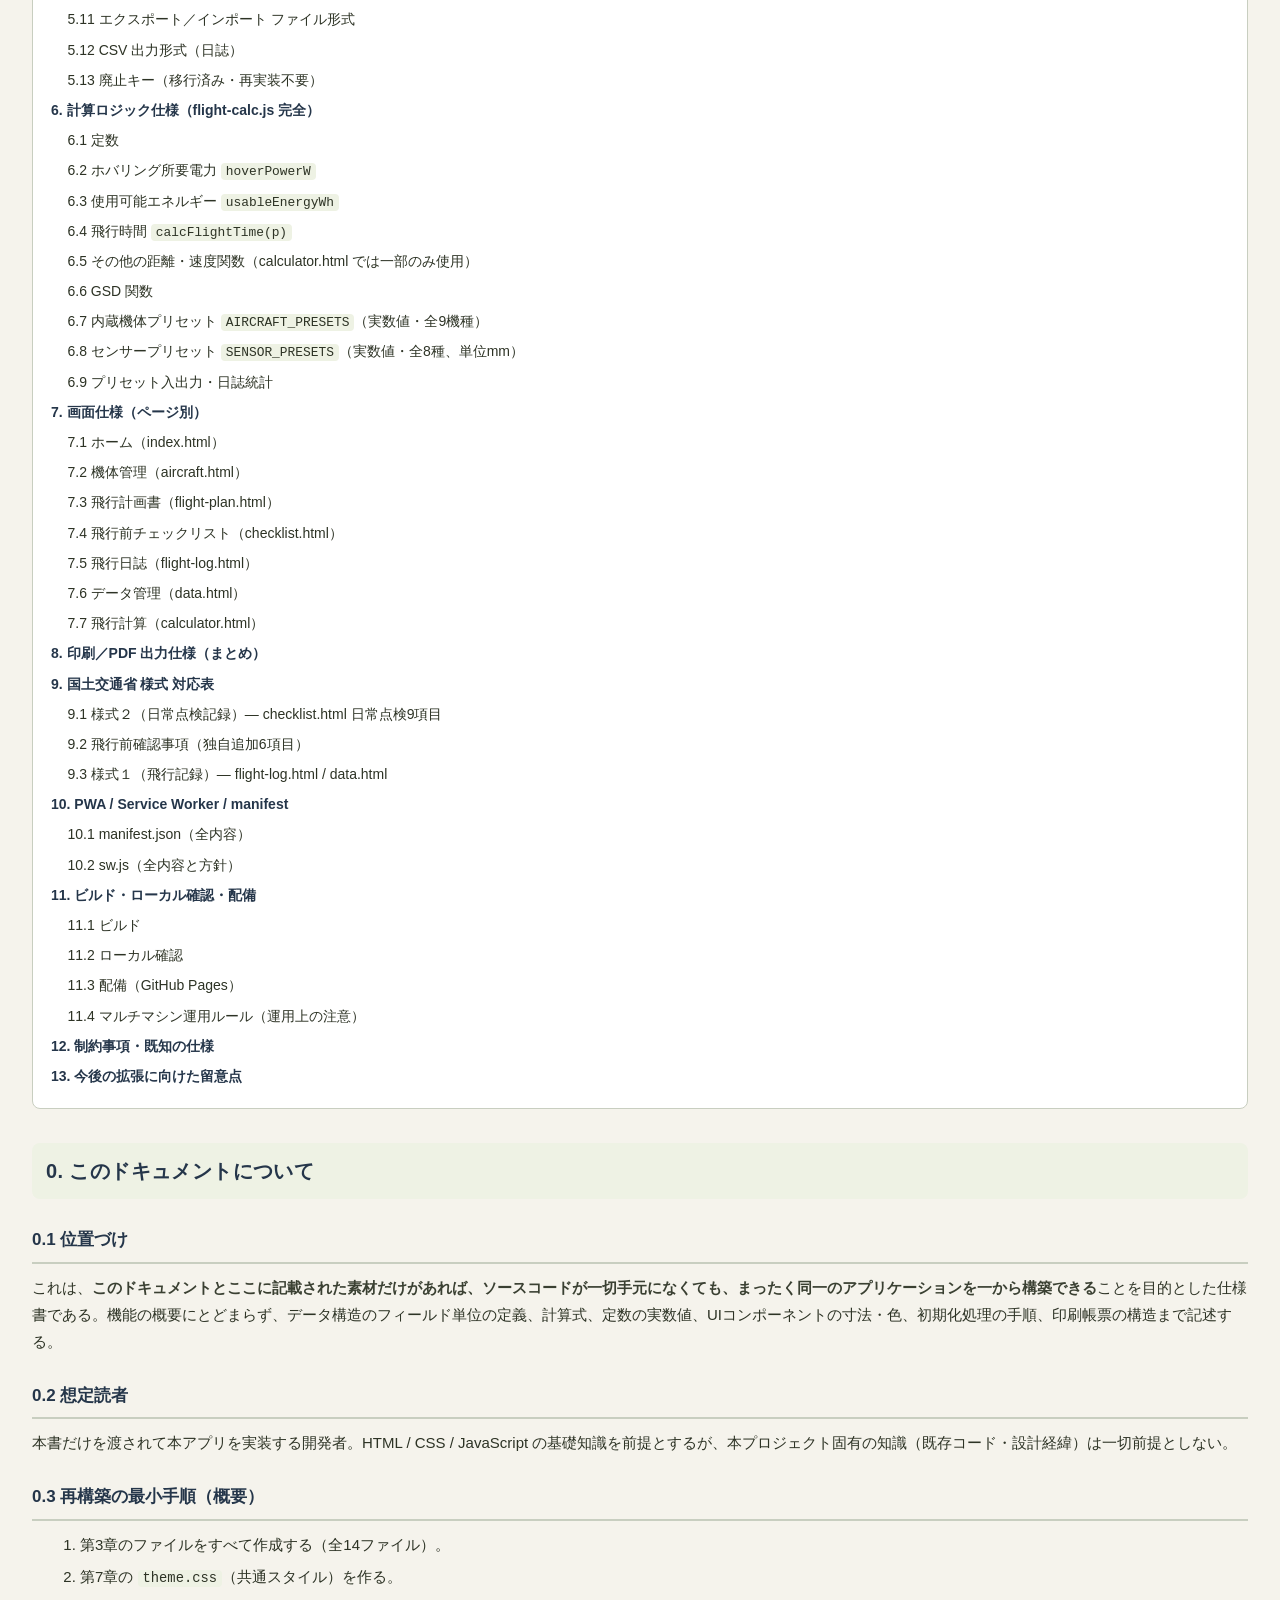
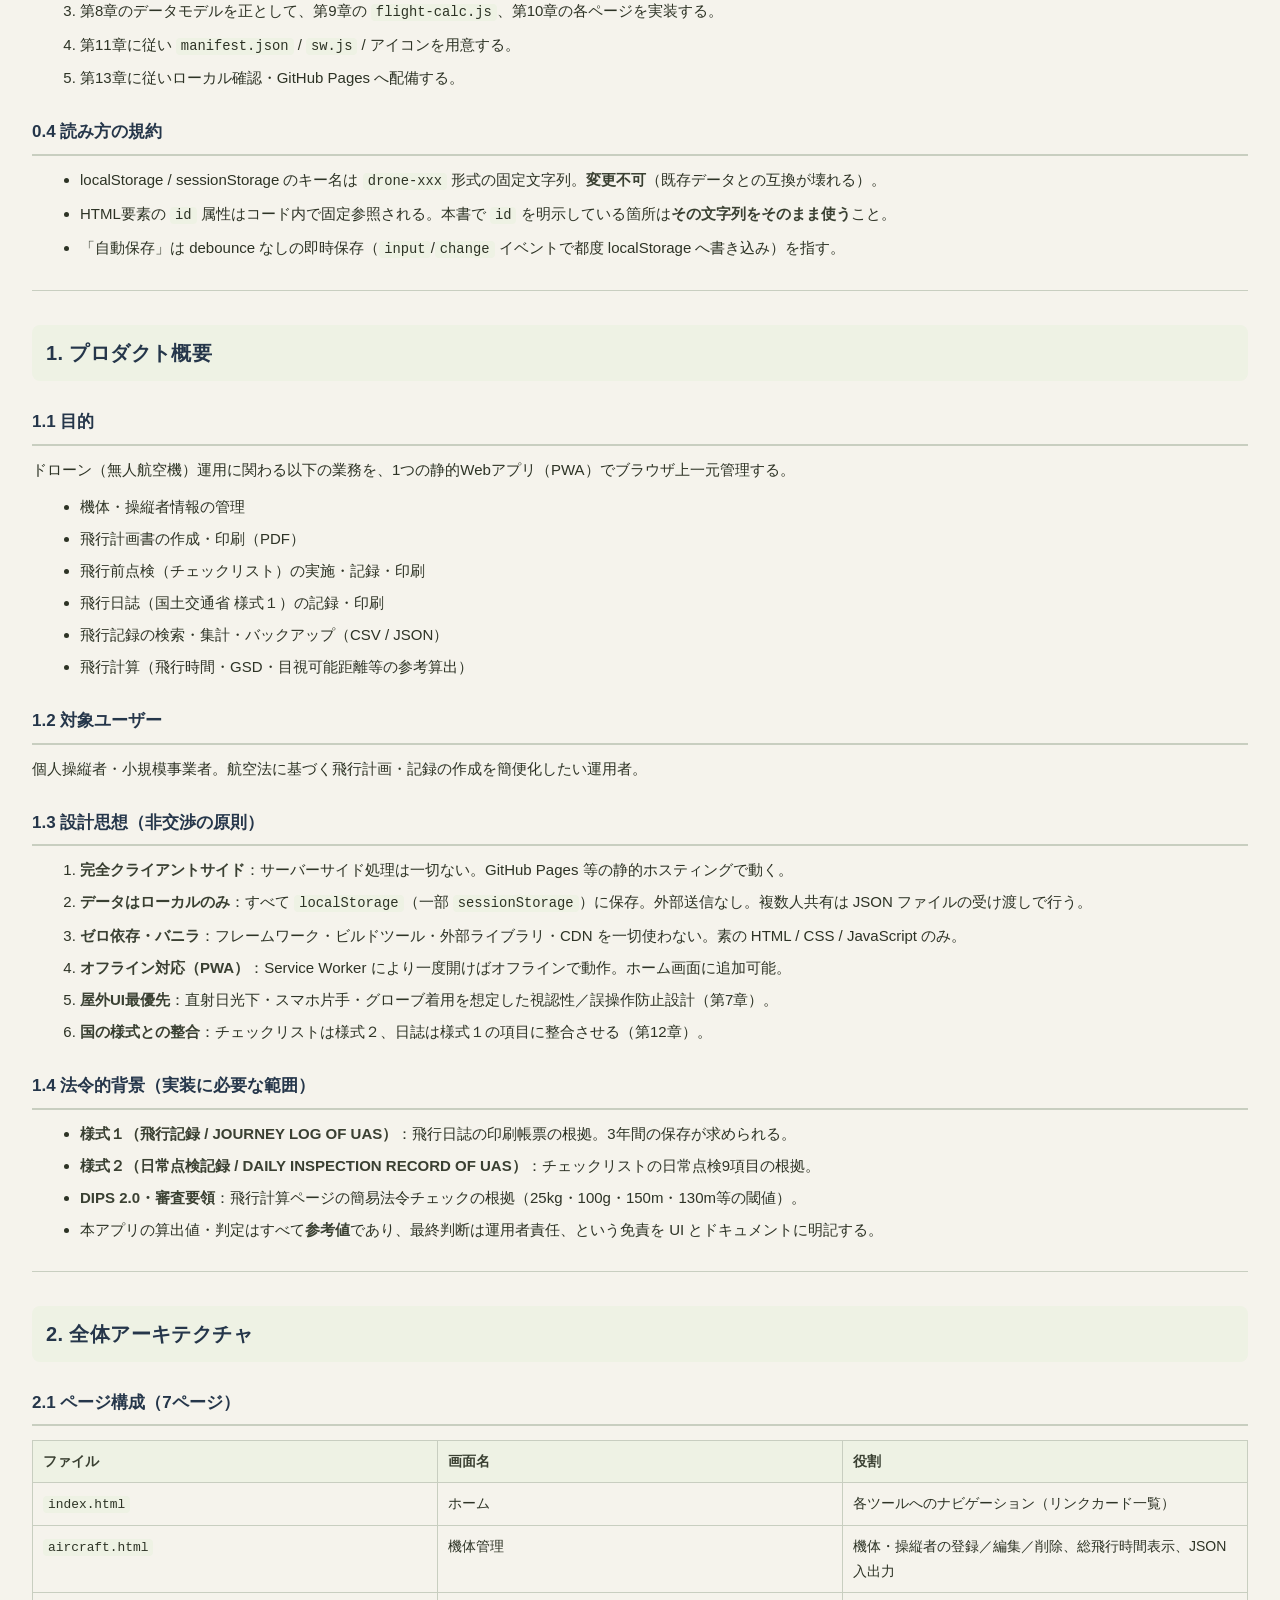
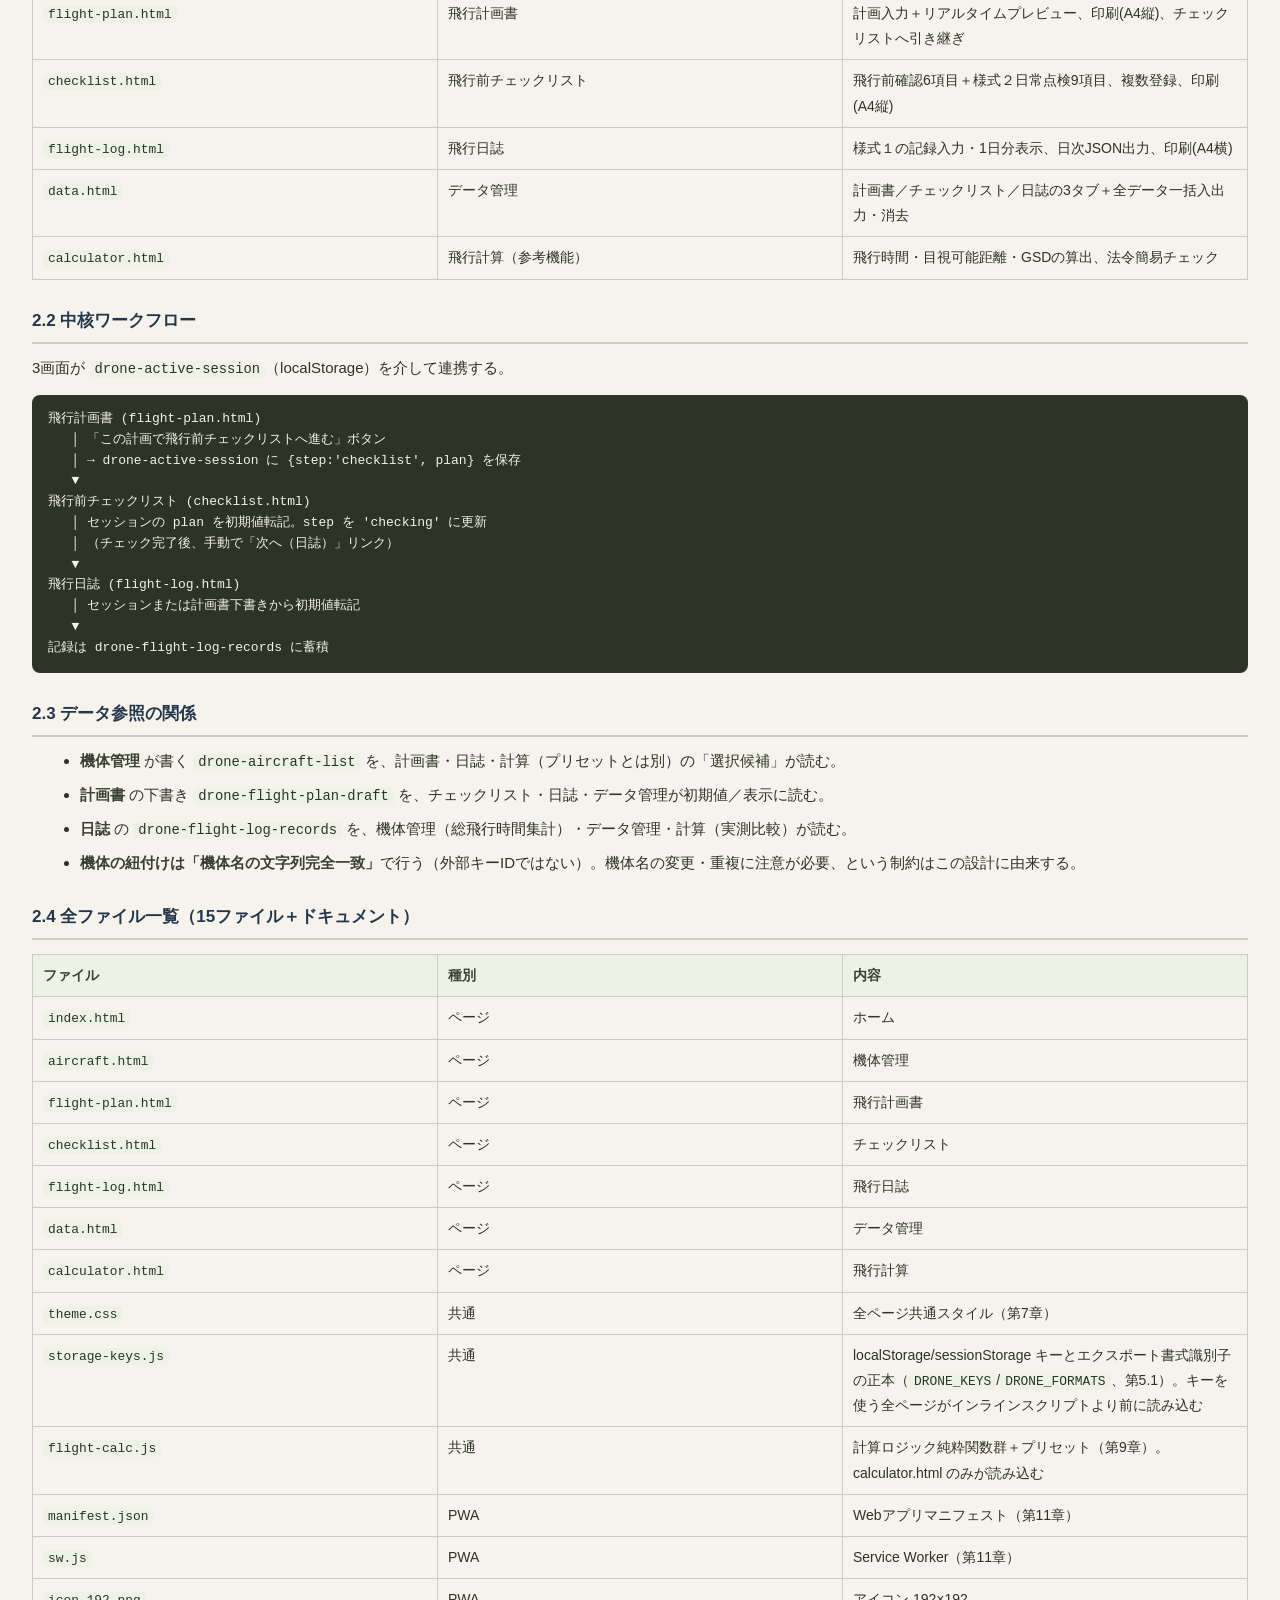
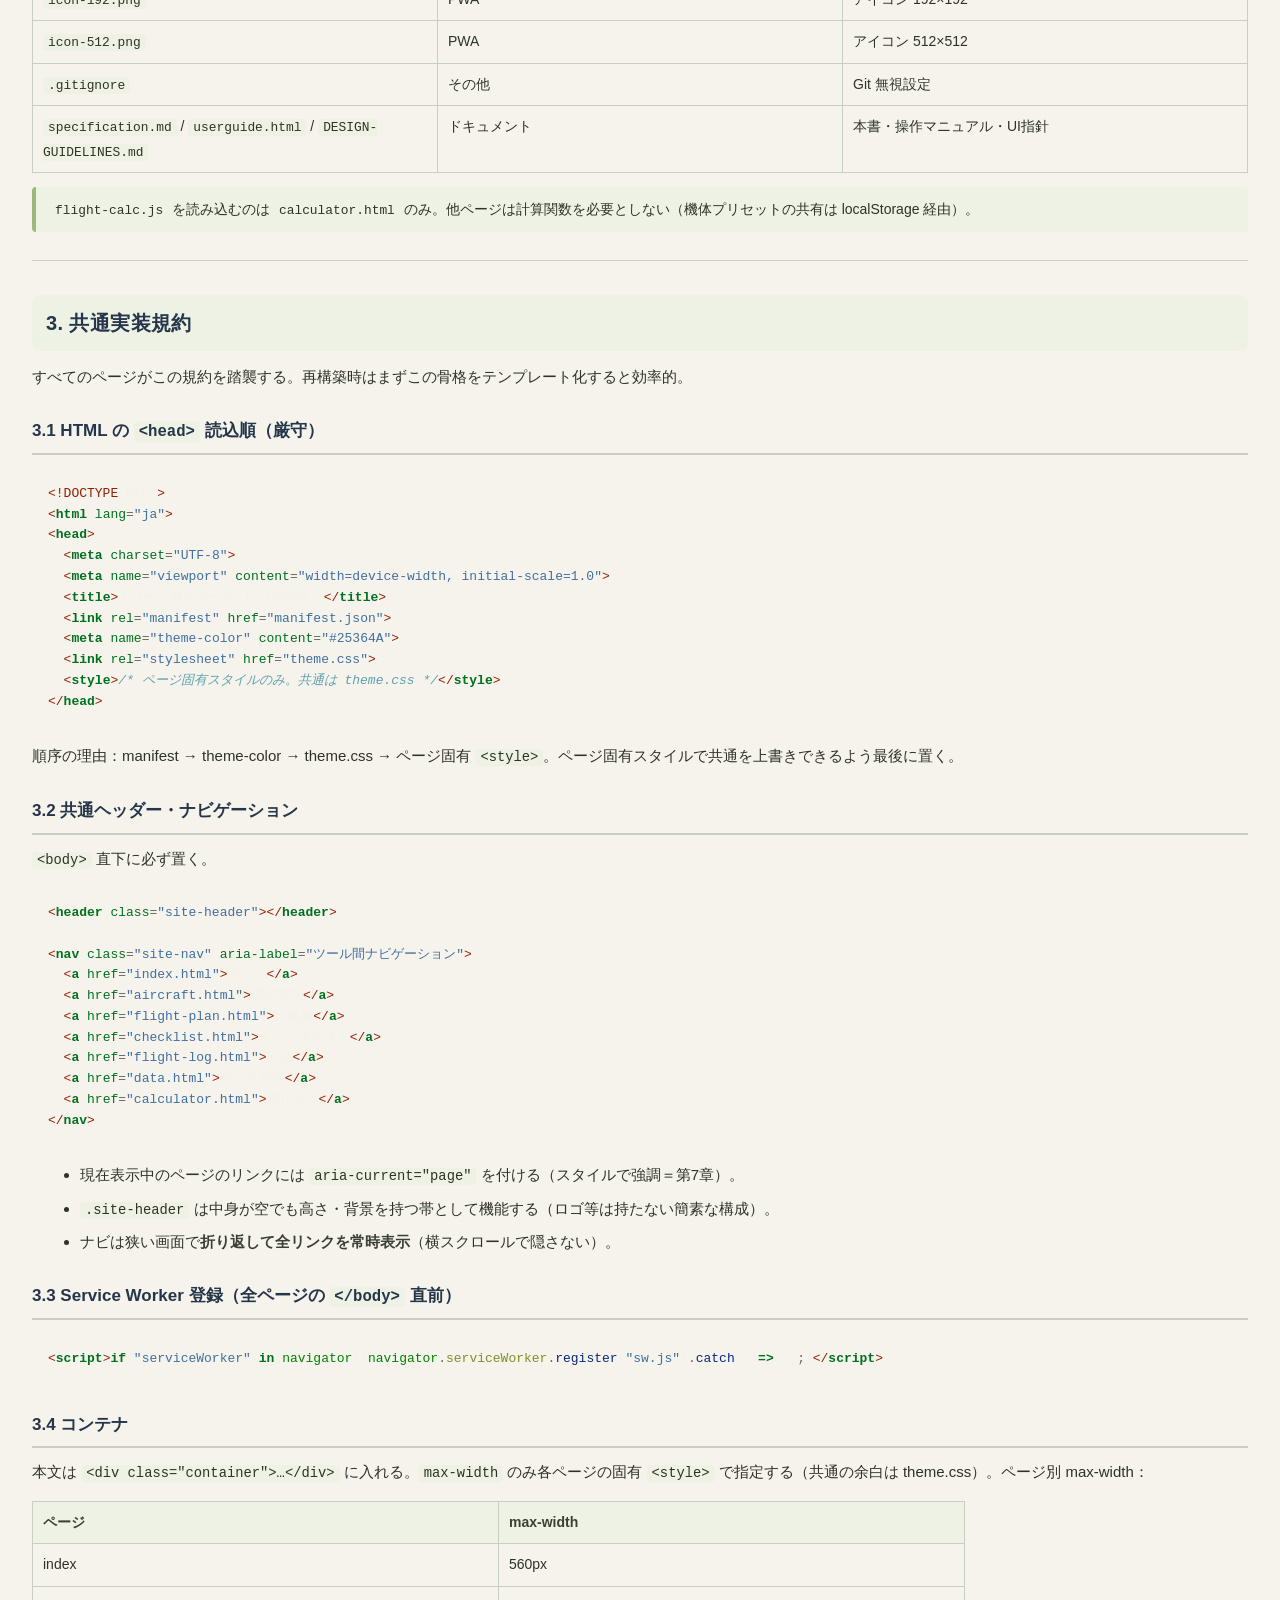
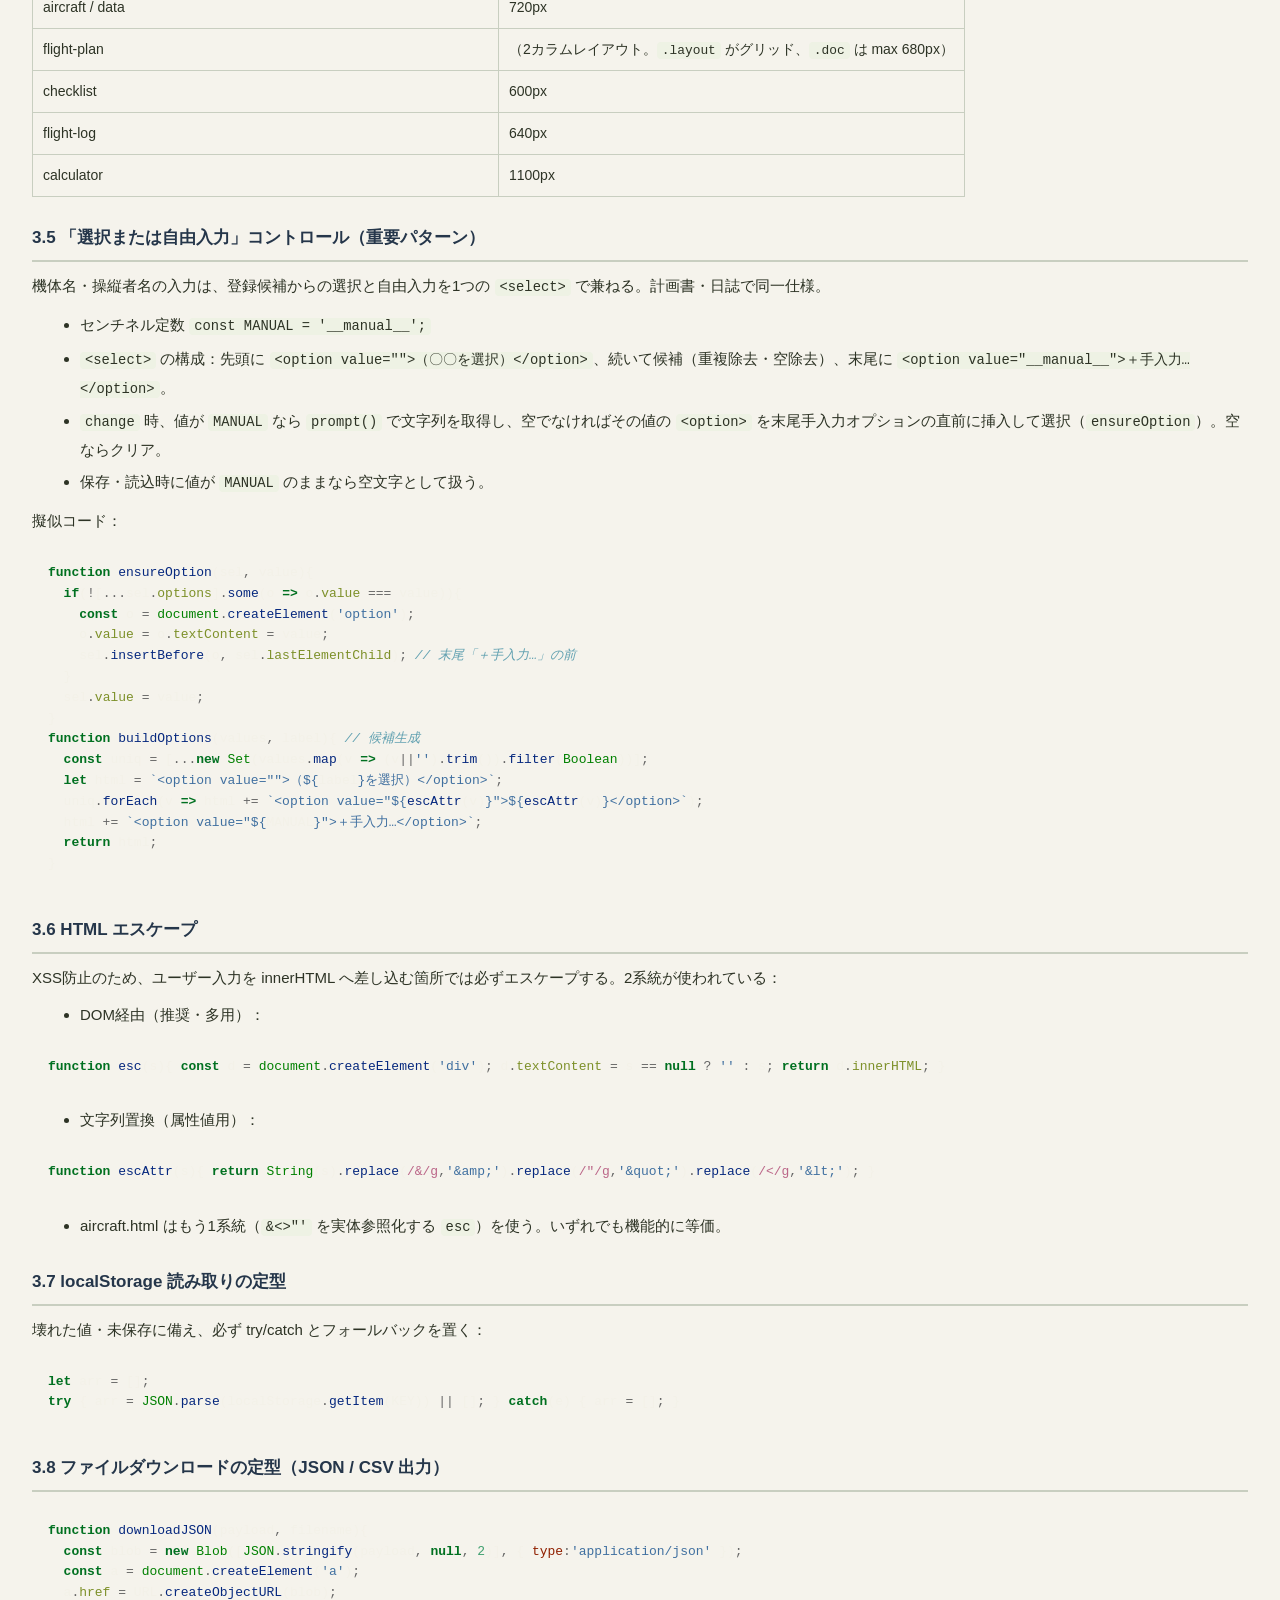
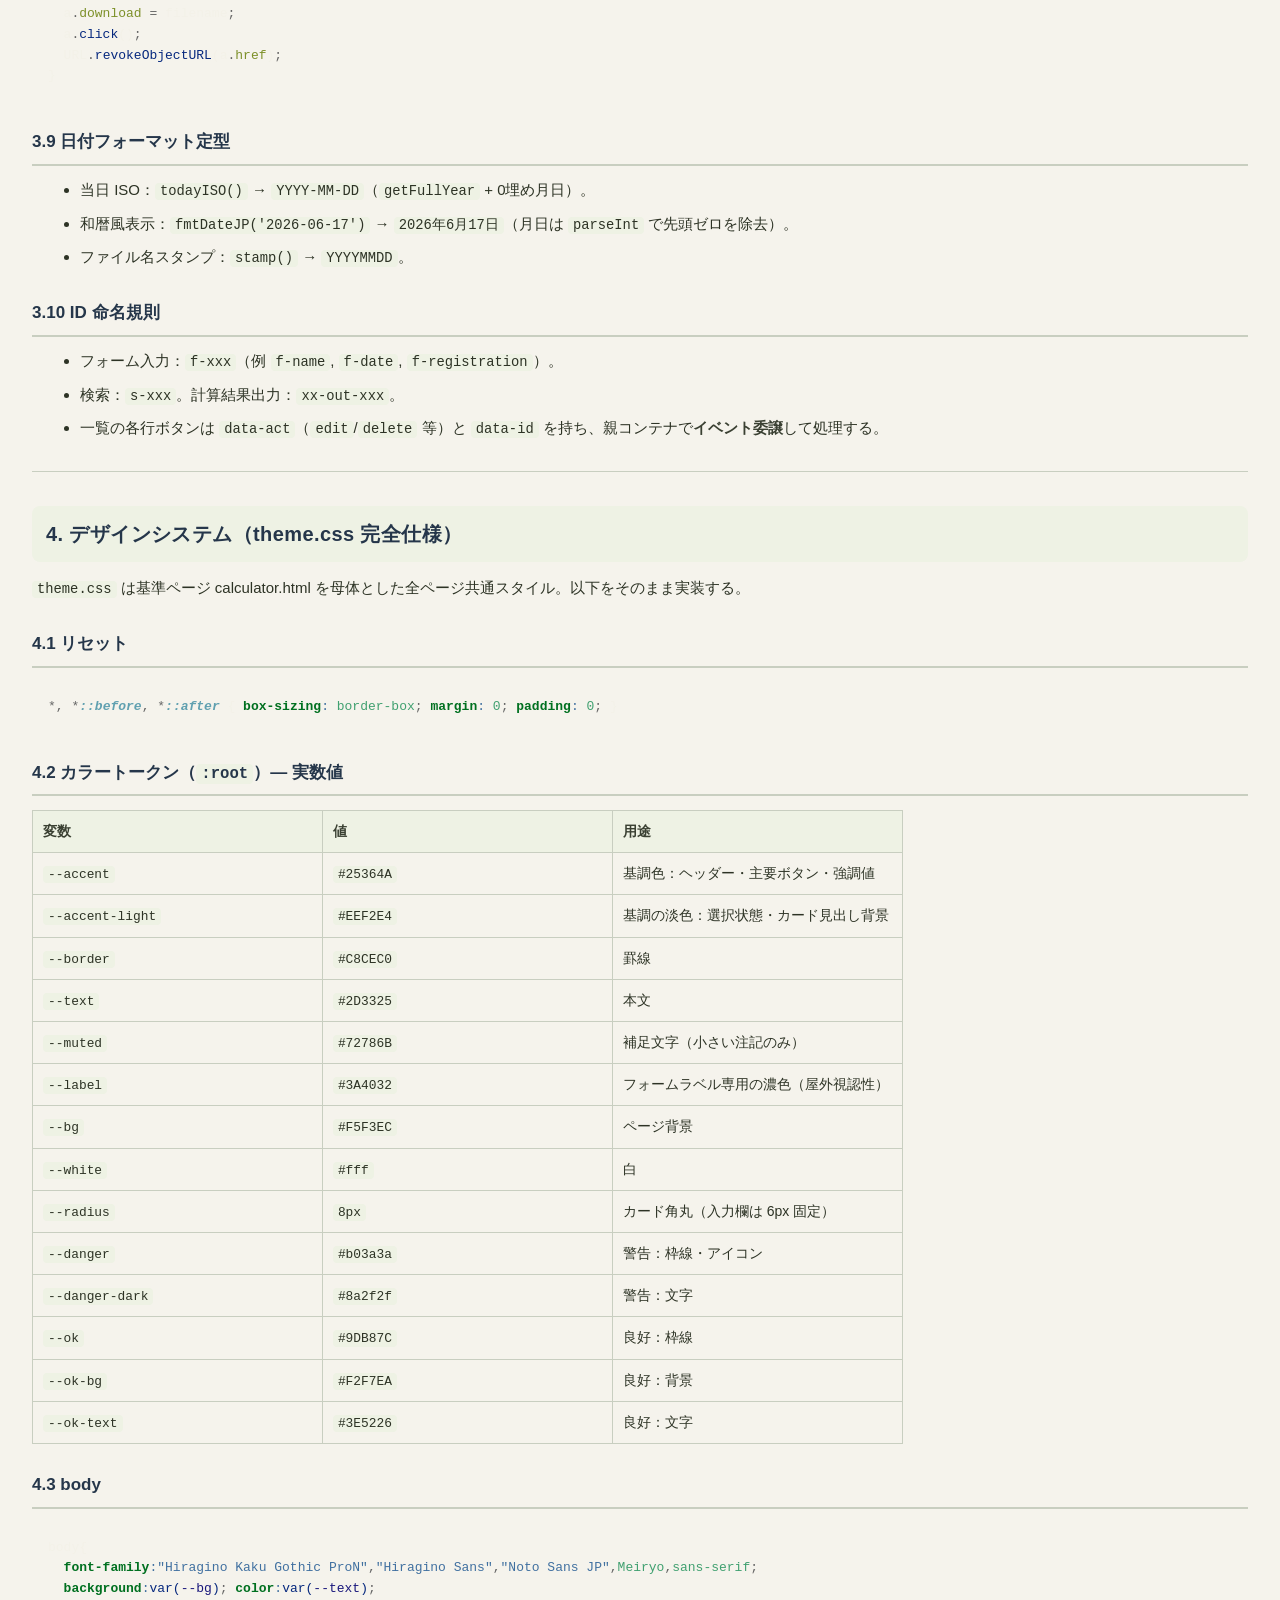
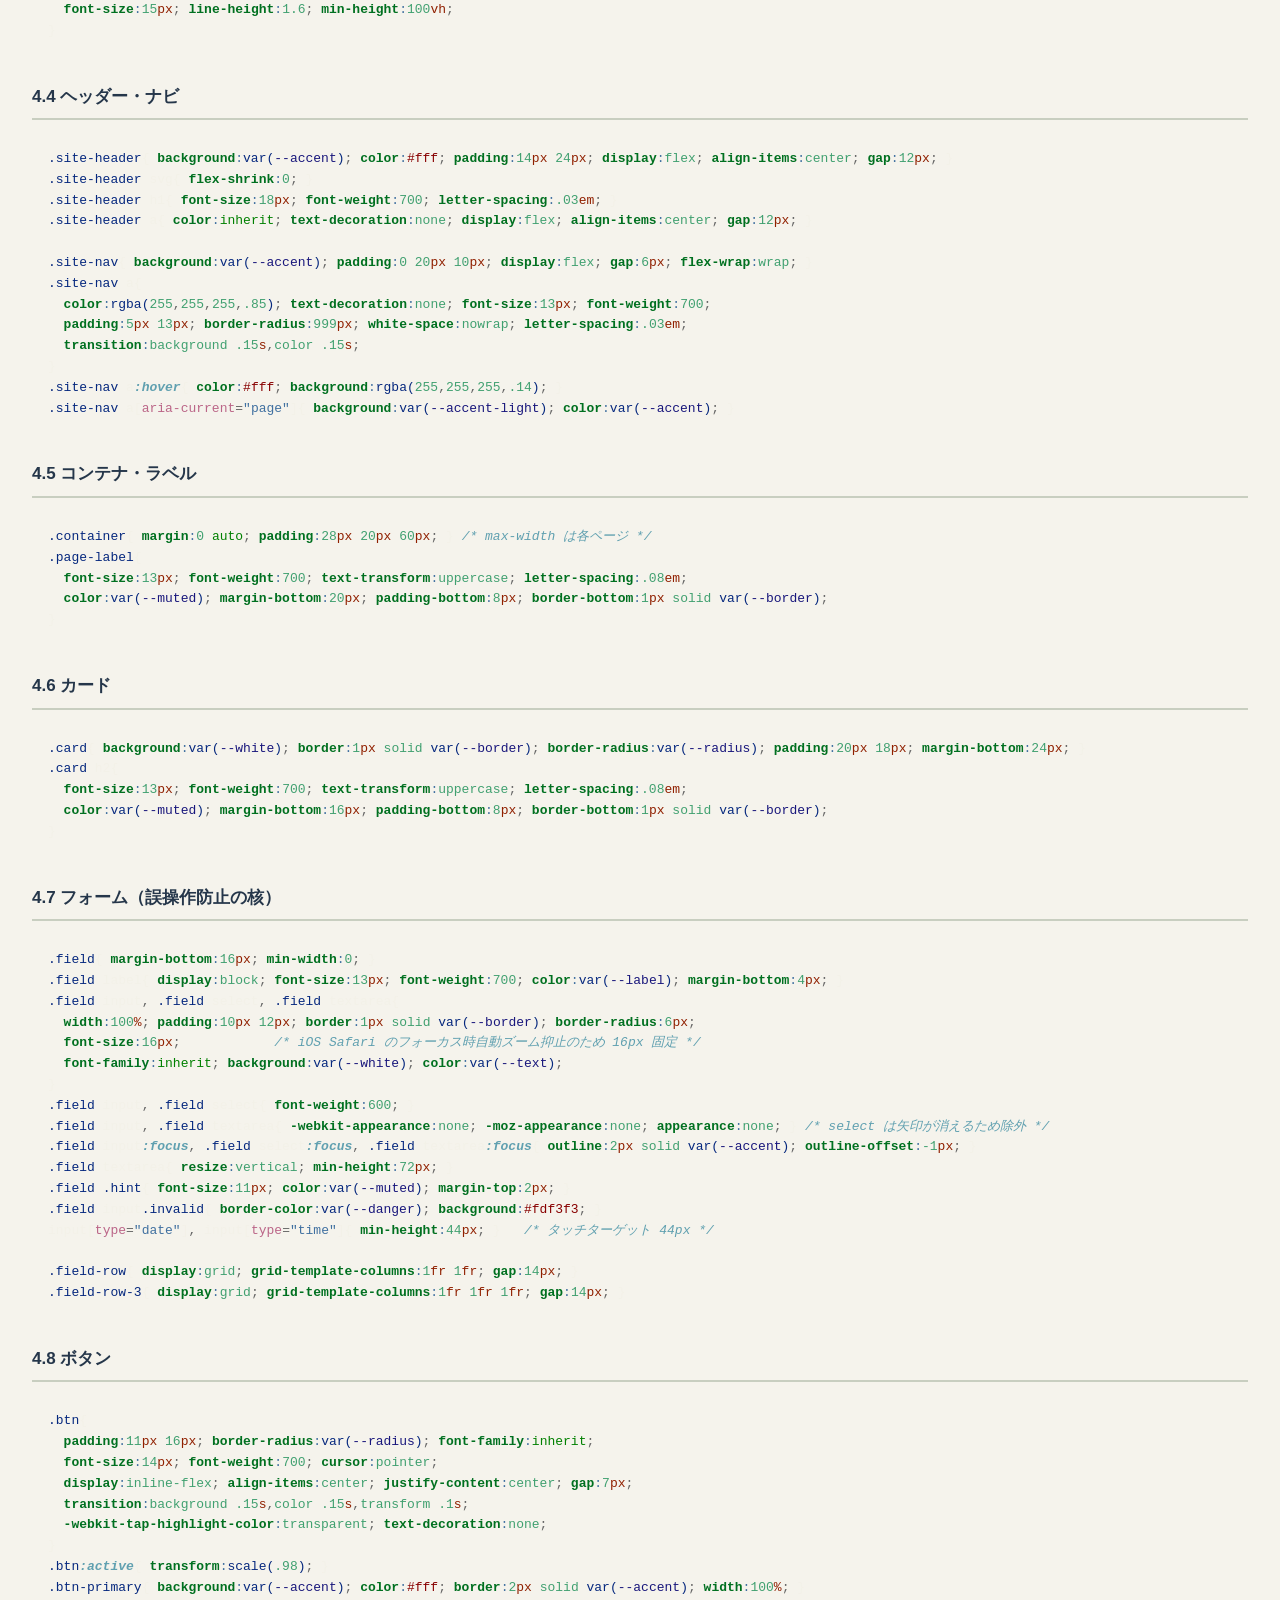
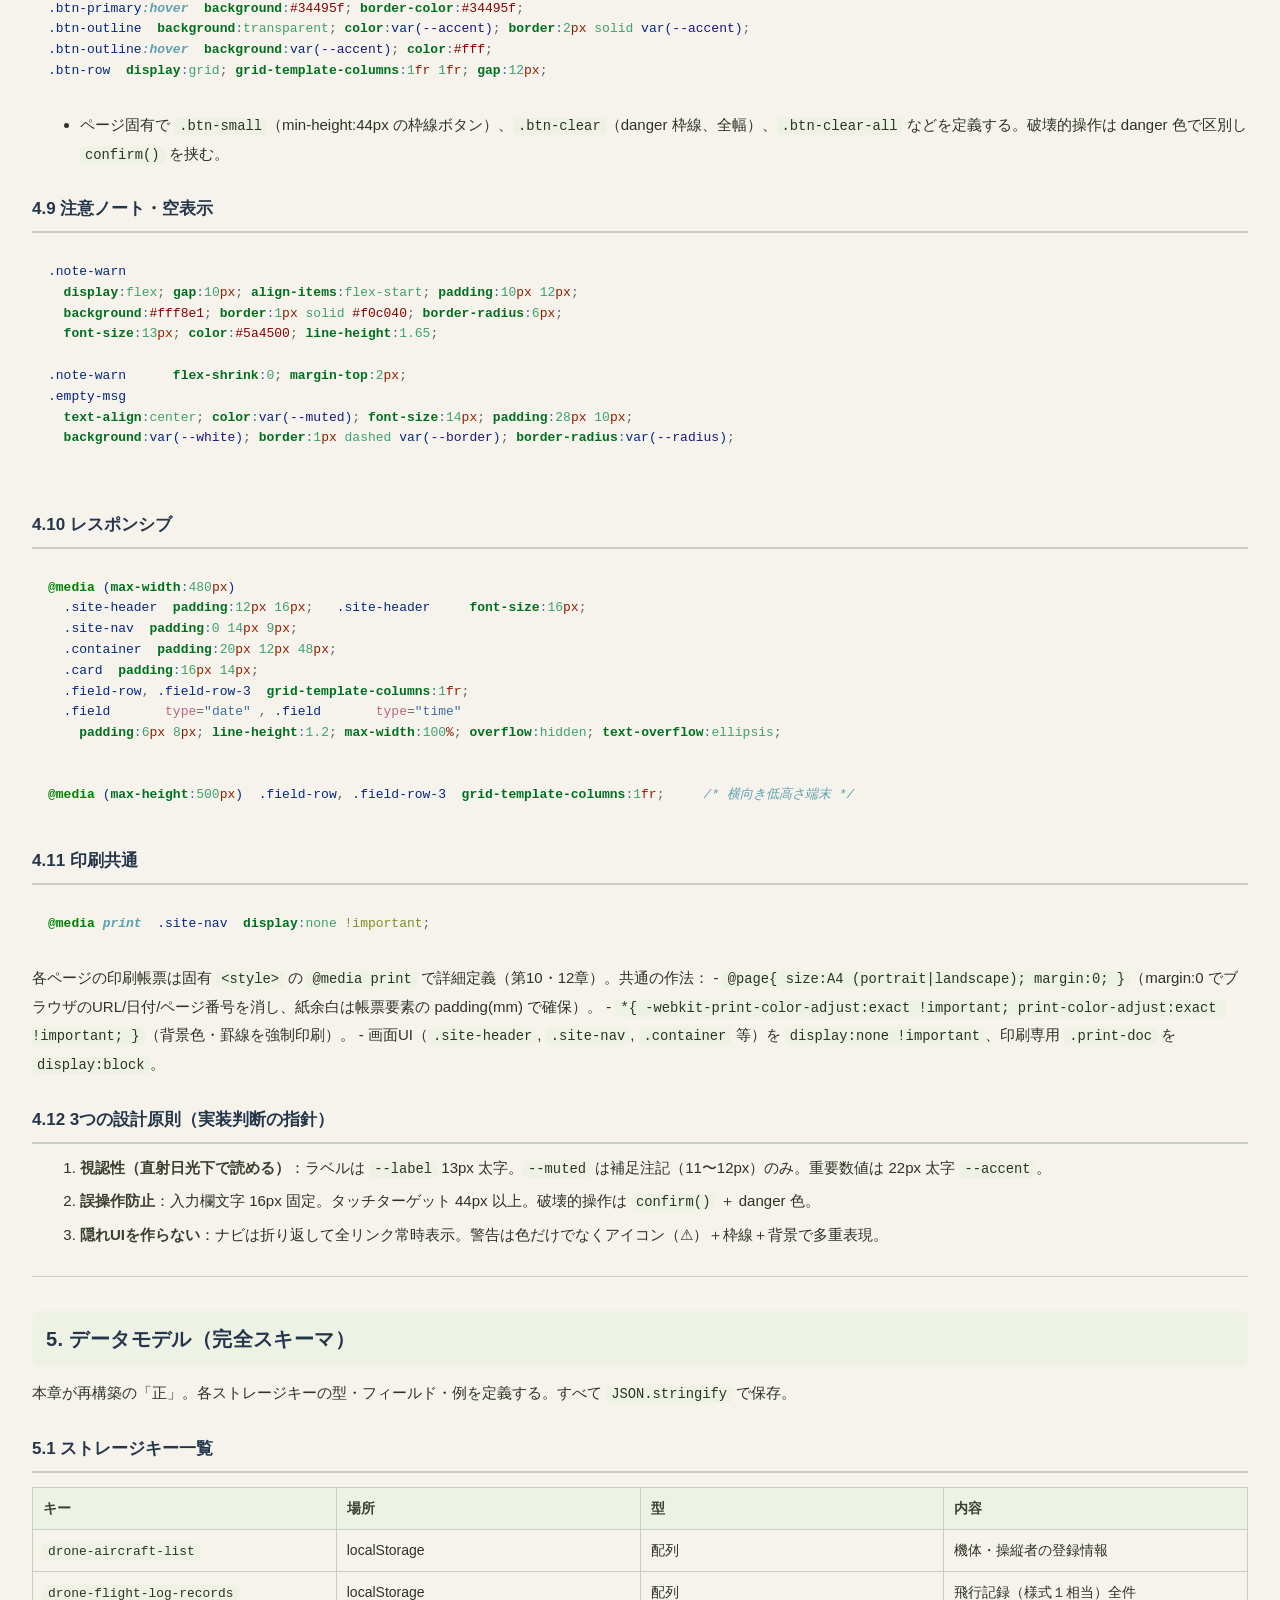
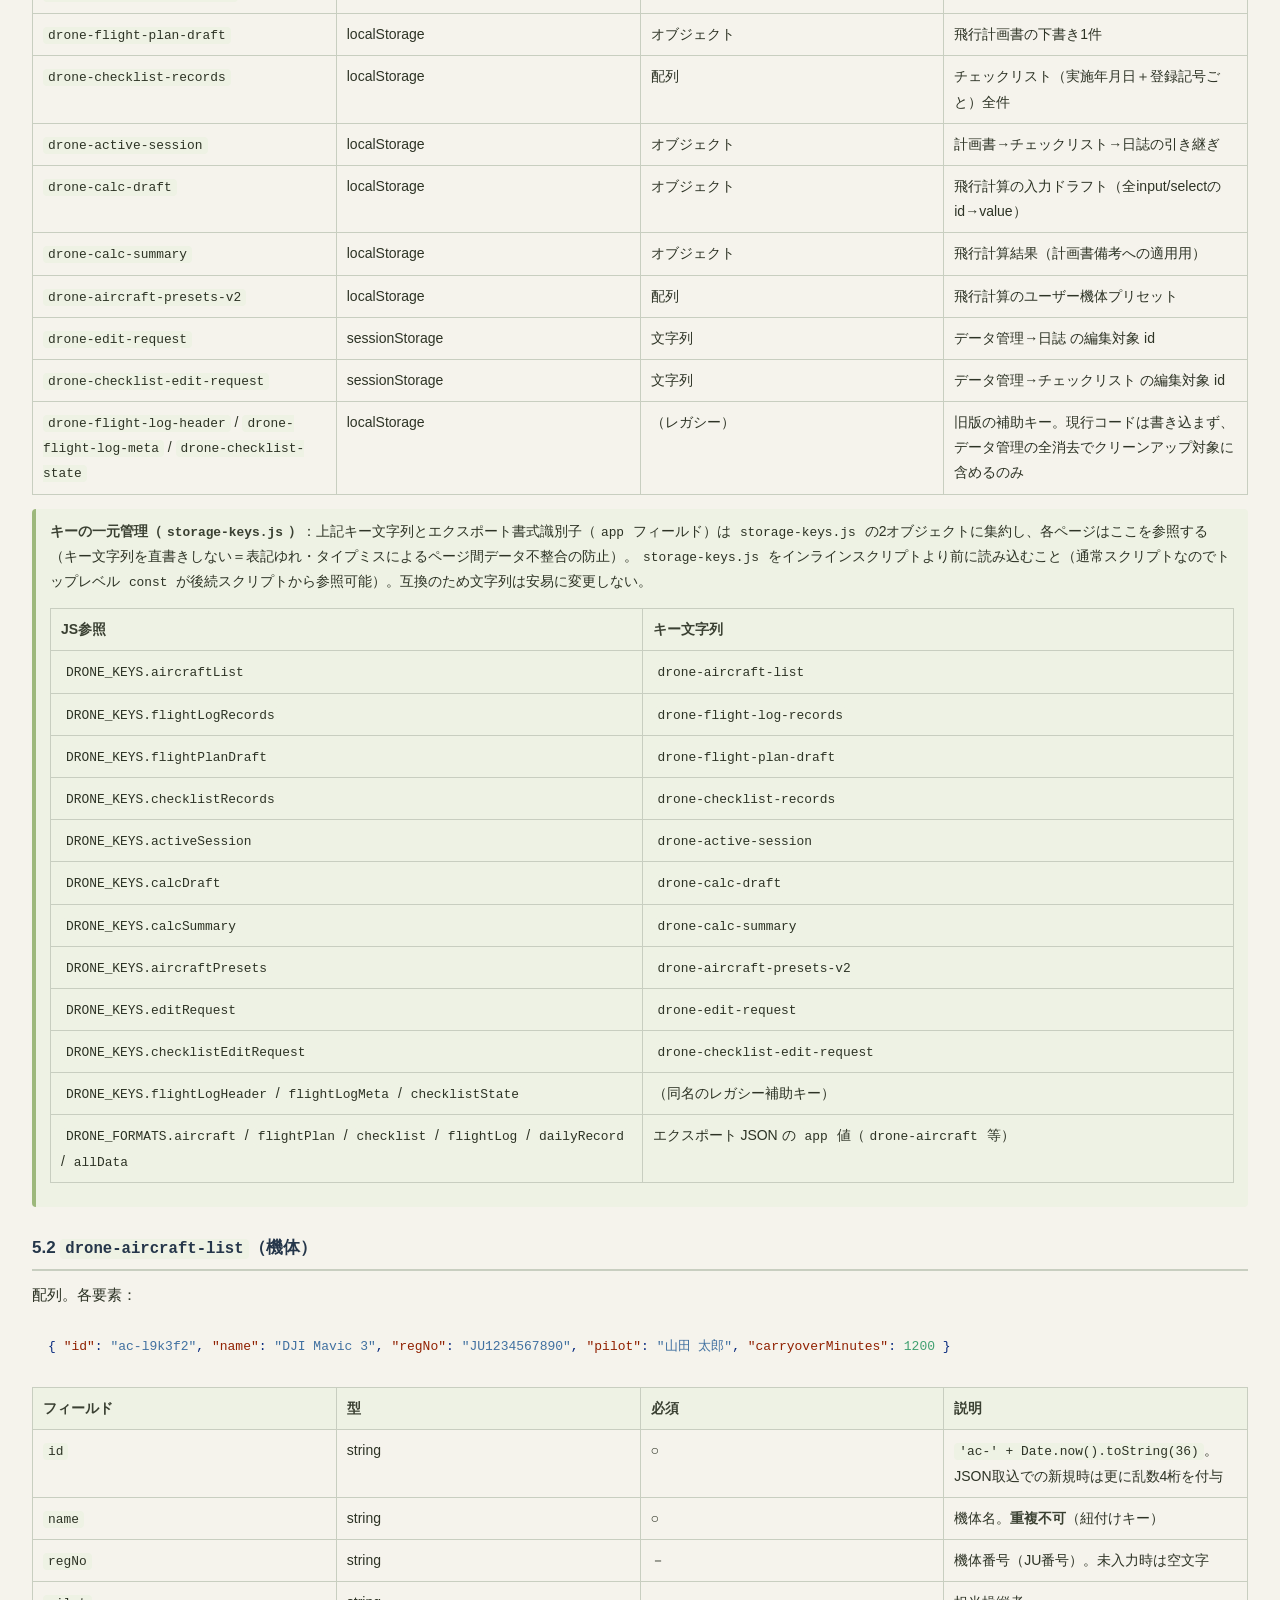
<file: specification.html>
<!DOCTYPE html>
<html xmlns="http://www.w3.org/1999/xhtml">
<head>
  <meta charset="utf-8" />
  <meta name="generator" content="pandoc 3.10" />
  <meta name="viewport" content="width=device-width, initial-scale=1.0, user-scalable=yes" />
  <title>仕様書</title>
  <style>
    /* Default styles provided by pandoc.
    ** See https://pandoc.org/MANUAL.html#variables-for-html for config info.
    */
    html {
      color: #1a1a1a;
      background-color: #fdfdfd;
    }
    body {
      margin: 0 auto;
      max-width: 36em;
      padding-left: 50px;
      padding-right: 50px;
      padding-top: 50px;
      padding-bottom: 50px;
      hyphens: auto;
      overflow-wrap: break-word;
      text-rendering: optimizeLegibility;
      font-kerning: normal;
    }
    @media (max-width: 600px) {
      body {
        font-size: 0.9em;
        padding: 12px;
      }
      h1 {
        font-size: 1.8em;
      }
    }
    @media print {
      html {
        background-color: white;
      }
      body {
        background-color: transparent;
        color: black;
        font-size: 12pt;
      }
      p, h2, h3 {
        orphans: 3;
        widows: 3;
      }
      h2, h3, h4 {
        page-break-after: avoid;
      }
    }
    p {
      margin: 1em 0;
    }
    a {
      color: #1a1a1a;
    }
    a:visited {
      color: #1a1a1a;
    }
    img {
      max-width: 100%;
    }
    svg {
      height: auto;
      max-width: 100%;
    }
    h1, h2, h3, h4, h5, h6 {
      margin-top: 1.4em;
    }
    h5, h6 {
      font-size: 1em;
      font-style: italic;
    }
    h6 {
      font-weight: normal;
    }
    ol, ul {
      padding-left: 1.7em;
      margin-top: 1em;
    }
    li > ol, li > ul {
      margin-top: 0;
    }
    blockquote {
      margin: 1em 0 1em 1.7em;
      padding-left: 1em;
      border-left: 2px solid #e6e6e6;
      color: #606060;
    }
    code {
      white-space: pre-wrap;
      font-family: Menlo, Monaco, Consolas, 'Lucida Console', monospace;
      font-size: 85%;
      margin: 0;
      hyphens: manual;
    }
    pre {
      margin: 1em 0;
      overflow: auto;
    }
    pre code {
      padding: 0;
      overflow: visible;
      overflow-wrap: normal;
    }
    .sourceCode {
     background-color: transparent;
     overflow: visible;
    }
    hr {
      border: none;
      border-top: 1px solid #1a1a1a;
      height: 1px;
      margin: 1em 0;
    }
    table {
      margin: 1em 0;
      border-collapse: collapse;
      width: 100%;
      overflow-x: auto;
      display: block;
      font-variant-numeric: lining-nums tabular-nums;
    }
    table caption {
      margin-bottom: 0.75em;
    }
    tbody {
      margin-top: 0.5em;
      border-top: 1px solid #1a1a1a;
      border-bottom: 1px solid #1a1a1a;
    }
    th {
      border-top: 1px solid #1a1a1a;
      padding: 0.25em 0.5em 0.25em 0.5em;
    }
    td {
      padding: 0.125em 0.5em 0.25em 0.5em;
    }
    header {
      margin-bottom: 4em;
      text-align: center;
    }
    #TOC li {
      list-style: none;
    }
    #TOC ul {
      padding-left: 1.3em;
    }
    #TOC > ul {
      padding-left: 0;
    }
    #TOC a:not(:hover) {
      text-decoration: none;
    }
    span.smallcaps{font-variant: small-caps;}
    div.columns{display: flex; gap: 1.5em;}
    div.column{flex: auto;}
    @media screen {
    div.columns{gap: min(4vw, 1.5em);}
    div.column{overflow-x: auto;}
    }
    div.hanging-indent{margin-left: 1.5em; text-indent: -1.5em;}
    /* The extra [class] is a hack that increases specificity enough to
       override a similar rule in reveal.js */
    ul.task-list[class]{list-style: none;}
    ul.task-list li input[type="checkbox"] {
      font-size: inherit;
      width: 0.8em;
      margin: 0 0.8em 0.2em -1.6em;
      vertical-align: middle;
    }
    .display.math{display: block; text-align: center; margin: 0.5rem auto;}
    /* CSS for syntax highlighting */
    html { -webkit-text-size-adjust: 100%; }
    pre > code.sourceCode { white-space: pre; position: relative; }
    pre > code.sourceCode > span { display: inline-block; line-height: 1.25; }
    pre > code.sourceCode > span:empty { height: 1.2em; }
    .sourceCode { overflow: visible; }
    code.sourceCode > span { color: inherit; text-decoration: inherit; }
    div.sourceCode { margin: 1em 0; }
    pre.sourceCode { margin: 0; }
    @media screen {
    div.sourceCode { overflow: auto; }
    }
    @media print {
    pre > code.sourceCode { white-space: pre-wrap; }
    pre > code.sourceCode > span { text-indent: -5em; padding-left: 5em; }
    }
    pre.numberSource code
      { counter-reset: source-line 0; }
    pre.numberSource code > span
      { position: relative; left: -4em; counter-increment: source-line; }
    pre.numberSource code > span > a:first-child::before
      { content: counter(source-line);
        position: relative; left: -1em; text-align: right; vertical-align: baseline;
        border: none; display: inline-block;
        -webkit-touch-callout: none; -webkit-user-select: none;
        -khtml-user-select: none; -moz-user-select: none;
        -ms-user-select: none; user-select: none;
        padding: 0 4px; width: 4em;
        color: #aaaaaa;
      }
    pre.numberSource { margin-left: 3em; border-left: 1px solid #aaaaaa;  padding-left: 4px; }
    div.sourceCode
      {   }
    @media screen {
    pre > code.sourceCode > span > a:first-child::before { text-decoration: underline; }
    }
    code span.al { color: #ff0000; font-weight: bold; } /* Alert */
    code span.an { color: #60a0b0; font-weight: bold; font-style: italic; } /* Annotation */
    code span.at { color: #7d9029; } /* Attribute */
    code span.bn { color: #40a070; } /* BaseN */
    code span.bu { color: #008000; } /* BuiltIn */
    code span.cf { color: #007020; font-weight: bold; } /* ControlFlow */
    code span.ch { color: #4070a0; } /* Char */
    code span.cn { color: #880000; } /* Constant */
    code span.co { color: #60a0b0; font-style: italic; } /* Comment */
    code span.cv { color: #60a0b0; font-weight: bold; font-style: italic; } /* CommentVar */
    code span.do { color: #ba2121; font-style: italic; } /* Documentation */
    code span.dt { color: #902000; } /* DataType */
    code span.dv { color: #40a070; } /* DecVal */
    code span.er { color: #ff0000; font-weight: bold; } /* Error */
    code span.ex { } /* Extension */
    code span.fl { color: #40a070; } /* Float */
    code span.fu { color: #06287e; } /* Function */
    code span.im { color: #008000; font-weight: bold; } /* Import */
    code span.in { color: #60a0b0; font-weight: bold; font-style: italic; } /* Information */
    code span.kw { color: #007020; font-weight: bold; } /* Keyword */
    code span.op { color: #666666; } /* Operator */
    code span.ot { color: #007020; } /* Other */
    code span.pp { color: #bc7a00; } /* Preprocessor */
    code span.sc { color: #4070a0; } /* SpecialChar */
    code span.ss { color: #bb6688; } /* SpecialString */
    code span.st { color: #4070a0; } /* String */
    code span.va { color: #19177c; } /* Variable */
    code span.vs { color: #4070a0; } /* VerbatimString */
    code span.wa { color: #60a0b0; font-weight: bold; font-style: italic; } /* Warning */
  </style>
  <style>
    :root{
      --accent:#25364A;
      --accent-light:#EEF2E4;
      --border:#C8CEC0;
      --text:#2D3325;
      --muted:#72786B;
      --label:#3A4032;
      --bg:#F5F3EC;
      --white:#fff;
      --radius:8px;
    }
    *,*::before,*::after{box-sizing:border-box;margin:0;padding:0;}
    html{scroll-behavior:smooth;}
    /* pandoc 既定テンプレートの body{max-width:36em} を打ち消し、幅を解放する */
    body{
      font-family:"Hiragino Kaku Gothic ProN","Hiragino Sans","Noto Sans JP",Meiryo,sans-serif;
      background:var(--bg);color:var(--text);font-size:15px;line-height:1.8;min-height:100vh;
      -webkit-text-size-adjust:100%;
      max-width:none;width:auto;margin:0;padding:0;
    }

    /* PC/Mac ではブラウザ幅を広く活かす。狭い画面では余白を詰める */
    .container{max-width:1280px;margin:0 auto;padding:24px 32px 90px;}

    /* 見出し（章＝h1 / 節＝h2）。anchor 用に scroll-margin */
    h1,h2{scroll-margin-top:16px;}
    .container > h1{
      font-size:20px;font-weight:700;color:var(--accent);letter-spacing:.02em;
      margin:34px 0 12px;padding:10px 14px;background:var(--accent-light);border-radius:var(--radius);
    }
    h2{
      font-size:17px;font-weight:700;color:var(--accent);
      margin:26px 0 10px;padding-bottom:6px;border-bottom:2px solid var(--border);
    }

    /* 本文 */
    p{margin:10px 0;}
    ul,ol{margin:10px 0 10px 1.5em;}
    li{margin:5px 0;}
    ul ul,ol ul,ul ol,ol ol{margin:5px 0 5px 1.3em;}
    a{color:#3a5168;}
    strong{color:var(--label);}
    hr{border:none;border-top:1px solid var(--border);margin:28px 0;}

    /* 最終更新日（ページ最下部） */
    .doc-meta{font-size:13px;color:var(--muted);margin:16px 0 0;}

    code{background:var(--accent-light);padding:1px 5px;border-radius:4px;font-size:.92em;font-family:"SFMono-Regular",Consolas,"Courier New",monospace;}
    pre{
      background:#2d3325;color:#f3f1e8;border-radius:var(--radius);padding:14px 16px;margin:12px 0;
      overflow-x:auto;font-family:"SFMono-Regular",Consolas,"Courier New",monospace;font-size:13px;line-height:1.6;
    }
    pre code{background:none;padding:0;color:inherit;font-size:inherit;}

    blockquote{
      background:var(--accent-light);border-left:4px solid #9DB87C;border-radius:4px;
      padding:10px 14px;margin:12px 0;color:var(--text);font-size:14px;
    }
    blockquote p{margin:0;}

    /* 表（横スクロール対応） */
    table{border-collapse:collapse;width:100%;font-size:14px;margin:14px 0;display:block;overflow-x:auto;}
    th,td{border:1px solid var(--border);padding:8px 10px;text-align:left;vertical-align:top;}
    th{background:var(--accent-light);color:var(--label);font-weight:700;white-space:nowrap;}

    /* 目次（pandoc --toc） */
    nav#TOC{
      background:var(--white);border:1px solid var(--border);border-radius:var(--radius);
      padding:16px 18px;margin:18px 0 28px;
    }
    nav#TOC::before{content:"目次";display:block;font-weight:700;color:var(--accent);font-size:15px;margin-bottom:10px;}
    nav#TOC ul{list-style:none;margin:0;padding-left:0;}
    nav#TOC ul ul{padding-left:1.1em;margin:2px 0;}
    nav#TOC li{margin:3px 0;}
    nav#TOC a{text-decoration:none;color:var(--text);font-size:14px;}
    nav#TOC a:hover{color:var(--accent);text-decoration:underline;}
    nav#TOC > ul > li > a{font-weight:700;color:var(--accent);}

    @media (max-width:680px){
      body{font-size:14px;}
      .container{padding:18px 12px 70px;}
      .container > h1{font-size:18px;}
      h2{font-size:16px;}
      table{font-size:13px;}
      nav#TOC a{font-size:13px;}
    }
  </style>
</head>
<body>
<div class="container">
<nav id="TOC" role="doc-toc">
<ul>
<li><a href="#このドキュメントについて"
id="toc-このドキュメントについて">0. このドキュメントについて</a>
<ul>
<li><a href="#位置づけ" id="toc-位置づけ">0.1 位置づけ</a></li>
<li><a href="#想定読者" id="toc-想定読者">0.2 想定読者</a></li>
<li><a href="#再構築の最小手順概要" id="toc-再構築の最小手順概要">0.3
再構築の最小手順（概要）</a></li>
<li><a href="#読み方の規約" id="toc-読み方の規約">0.4
読み方の規約</a></li>
</ul></li>
<li><a href="#プロダクト概要" id="toc-プロダクト概要">1.
プロダクト概要</a>
<ul>
<li><a href="#目的" id="toc-目的">1.1 目的</a></li>
<li><a href="#対象ユーザー" id="toc-対象ユーザー">1.2
対象ユーザー</a></li>
<li><a href="#設計思想非交渉の原則" id="toc-設計思想非交渉の原則">1.3
設計思想（非交渉の原則）</a></li>
<li><a href="#法令的背景実装に必要な範囲"
id="toc-法令的背景実装に必要な範囲">1.4
法令的背景（実装に必要な範囲）</a></li>
</ul></li>
<li><a href="#全体アーキテクチャ" id="toc-全体アーキテクチャ">2.
全体アーキテクチャ</a>
<ul>
<li><a href="#ページ構成7ページ" id="toc-ページ構成7ページ">2.1
ページ構成（7ページ）</a></li>
<li><a href="#中核ワークフロー" id="toc-中核ワークフロー">2.2
中核ワークフロー</a></li>
<li><a href="#データ参照の関係" id="toc-データ参照の関係">2.3
データ参照の関係</a></li>
<li><a href="#全ファイル一覧15ファイルドキュメント"
id="toc-全ファイル一覧15ファイルドキュメント">2.4
全ファイル一覧（15ファイル＋ドキュメント）</a></li>
</ul></li>
<li><a href="#共通実装規約" id="toc-共通実装規約">3. 共通実装規約</a>
<ul>
<li><a href="#html-の-head-読込順厳守"
id="toc-html-の-head-読込順厳守">3.1 HTML の <code>&lt;head&gt;</code>
読込順（厳守）</a></li>
<li><a href="#共通ヘッダーナビゲーション"
id="toc-共通ヘッダーナビゲーション">3.2
共通ヘッダー・ナビゲーション</a></li>
<li><a href="#service-worker-登録全ページの-body-直前"
id="toc-service-worker-登録全ページの-body-直前">3.3 Service Worker
登録（全ページの <code>&lt;/body&gt;</code> 直前）</a></li>
<li><a href="#コンテナ" id="toc-コンテナ">3.4 コンテナ</a></li>
<li><a href="#選択または自由入力コントロール重要パターン"
id="toc-選択または自由入力コントロール重要パターン">3.5
「選択または自由入力」コントロール（重要パターン）</a></li>
<li><a href="#html-エスケープ" id="toc-html-エスケープ">3.6 HTML
エスケープ</a></li>
<li><a href="#localstorage-読み取りの定型"
id="toc-localstorage-読み取りの定型">3.7 localStorage
読み取りの定型</a></li>
<li><a href="#ファイルダウンロードの定型json-csv-出力"
id="toc-ファイルダウンロードの定型json-csv-出力">3.8
ファイルダウンロードの定型（JSON / CSV 出力）</a></li>
<li><a href="#日付フォーマット定型" id="toc-日付フォーマット定型">3.9
日付フォーマット定型</a></li>
<li><a href="#id-命名規則" id="toc-id-命名規則">3.10 ID
命名規則</a></li>
</ul></li>
<li><a href="#デザインシステムtheme.css-完全仕様"
id="toc-デザインシステムtheme.css-完全仕様">4.
デザインシステム（theme.css 完全仕様）</a>
<ul>
<li><a href="#リセット" id="toc-リセット">4.1 リセット</a></li>
<li><a href="#カラートークンroot-実数値"
id="toc-カラートークンroot-実数値">4.2
カラートークン（<code>:root</code>）— 実数値</a></li>
<li><a href="#body" id="toc-body">4.3 body</a></li>
<li><a href="#ヘッダーナビ" id="toc-ヘッダーナビ">4.4
ヘッダー・ナビ</a></li>
<li><a href="#コンテナラベル" id="toc-コンテナラベル">4.5
コンテナ・ラベル</a></li>
<li><a href="#カード" id="toc-カード">4.6 カード</a></li>
<li><a href="#フォーム誤操作防止の核"
id="toc-フォーム誤操作防止の核">4.7 フォーム（誤操作防止の核）</a></li>
<li><a href="#ボタン" id="toc-ボタン">4.8 ボタン</a></li>
<li><a href="#注意ノート空表示" id="toc-注意ノート空表示">4.9
注意ノート・空表示</a></li>
<li><a href="#レスポンシブ" id="toc-レスポンシブ">4.10
レスポンシブ</a></li>
<li><a href="#印刷共通" id="toc-印刷共通">4.11 印刷共通</a></li>
<li><a href="#つの設計原則実装判断の指針"
id="toc-つの設計原則実装判断の指針">4.12
3つの設計原則（実装判断の指針）</a></li>
</ul></li>
<li><a href="#データモデル完全スキーマ"
id="toc-データモデル完全スキーマ">5. データモデル（完全スキーマ）</a>
<ul>
<li><a href="#ストレージキー一覧" id="toc-ストレージキー一覧">5.1
ストレージキー一覧</a></li>
<li><a href="#drone-aircraft-list機体"
id="toc-drone-aircraft-list機体">5.2
<code>drone-aircraft-list</code>（機体）</a></li>
<li><a href="#drone-flight-log-records飛行日誌"
id="toc-drone-flight-log-records飛行日誌">5.3
<code>drone-flight-log-records</code>（飛行日誌）</a></li>
<li><a href="#drone-flight-plan-draft計画書下書き"
id="toc-drone-flight-plan-draft計画書下書き">5.4
<code>drone-flight-plan-draft</code>（計画書下書き）</a></li>
<li><a href="#drone-checklist-recordsチェックリスト"
id="toc-drone-checklist-recordsチェックリスト">5.5
<code>drone-checklist-records</code>（チェックリスト）</a></li>
<li><a href="#drone-active-session引き継ぎ"
id="toc-drone-active-session引き継ぎ">5.6
<code>drone-active-session</code>（引き継ぎ）</a></li>
<li><a href="#drone-calc-draft計算ドラフト"
id="toc-drone-calc-draft計算ドラフト">5.7
<code>drone-calc-draft</code>（計算ドラフト）</a></li>
<li><a href="#drone-calc-summary計算結果"
id="toc-drone-calc-summary計算結果">5.8
<code>drone-calc-summary</code>（計算結果）</a></li>
<li><a href="#drone-aircraft-presets-v2ユーザー機体プリセット"
id="toc-drone-aircraft-presets-v2ユーザー機体プリセット">5.9
<code>drone-aircraft-presets-v2</code>（ユーザー機体プリセット）</a></li>
<li><a href="#編集リクエストsessionstorage"
id="toc-編集リクエストsessionstorage">5.10
編集リクエスト（sessionStorage）</a></li>
<li><a href="#エクスポートインポート-ファイル形式"
id="toc-エクスポートインポート-ファイル形式">5.11
エクスポート／インポート ファイル形式</a></li>
<li><a href="#csv-出力形式日誌" id="toc-csv-出力形式日誌">5.12 CSV
出力形式（日誌）</a></li>
<li><a href="#廃止キー移行済み再実装不要"
id="toc-廃止キー移行済み再実装不要">5.13
廃止キー（移行済み・再実装不要）</a></li>
</ul></li>
<li><a href="#計算ロジック仕様flight-calc.js-完全"
id="toc-計算ロジック仕様flight-calc.js-完全">6.
計算ロジック仕様（flight-calc.js 完全）</a>
<ul>
<li><a href="#定数" id="toc-定数">6.1 定数</a></li>
<li><a href="#ホバリング所要電力-hoverpowerw"
id="toc-ホバリング所要電力-hoverpowerw">6.2 ホバリング所要電力
<code>hoverPowerW</code></a></li>
<li><a href="#使用可能エネルギー-usableenergywh"
id="toc-使用可能エネルギー-usableenergywh">6.3 使用可能エネルギー
<code>usableEnergyWh</code></a></li>
<li><a href="#飛行時間-calcflighttimep"
id="toc-飛行時間-calcflighttimep">6.4 飛行時間
<code>calcFlightTime(p)</code></a></li>
<li><a href="#その他の距離速度関数calculator.html-では一部のみ使用"
id="toc-その他の距離速度関数calculator.html-では一部のみ使用">6.5
その他の距離・速度関数（calculator.html では一部のみ使用）</a></li>
<li><a href="#gsd-関数" id="toc-gsd-関数">6.6 GSD 関数</a></li>
<li><a href="#内蔵機体プリセット-aircraft_presets実数値全9機種"
id="toc-内蔵機体プリセット-aircraft_presets実数値全9機種">6.7
内蔵機体プリセット
<code>AIRCRAFT_PRESETS</code>（実数値・全9機種）</a></li>
<li><a href="#センサープリセット-sensor_presets実数値全8種単位mm"
id="toc-センサープリセット-sensor_presets実数値全8種単位mm">6.8
センサープリセット
<code>SENSOR_PRESETS</code>（実数値・全8種、単位mm）</a></li>
<li><a href="#プリセット入出力日誌統計"
id="toc-プリセット入出力日誌統計">6.9
プリセット入出力・日誌統計</a></li>
</ul></li>
<li><a href="#画面仕様ページ別" id="toc-画面仕様ページ別">7.
画面仕様（ページ別）</a>
<ul>
<li><a href="#ホームindex.html" id="toc-ホームindex.html">7.1
ホーム（index.html）</a></li>
<li><a href="#機体管理aircraft.html" id="toc-機体管理aircraft.html">7.2
機体管理（aircraft.html）</a></li>
<li><a href="#飛行計画書flight-plan.html"
id="toc-飛行計画書flight-plan.html">7.3
飛行計画書（flight-plan.html）</a></li>
<li><a href="#飛行前チェックリストchecklist.html"
id="toc-飛行前チェックリストchecklist.html">7.4
飛行前チェックリスト（checklist.html）</a></li>
<li><a href="#飛行日誌flight-log.html"
id="toc-飛行日誌flight-log.html">7.5
飛行日誌（flight-log.html）</a></li>
<li><a href="#データ管理data.html" id="toc-データ管理data.html">7.6
データ管理（data.html）</a></li>
<li><a href="#飛行計算calculator.html"
id="toc-飛行計算calculator.html">7.7
飛行計算（calculator.html）</a></li>
</ul></li>
<li><a href="#印刷pdf-出力仕様まとめ" id="toc-印刷pdf-出力仕様まとめ">8.
印刷／PDF 出力仕様（まとめ）</a></li>
<li><a href="#国土交通省-様式-対応表" id="toc-国土交通省-様式-対応表">9.
国土交通省 様式 対応表</a>
<ul>
<li><a href="#様式２日常点検記録-checklist.html-日常点検9項目"
id="toc-様式２日常点検記録-checklist.html-日常点検9項目">9.1
様式２（日常点検記録）— checklist.html 日常点検9項目</a></li>
<li><a href="#飛行前確認事項独自追加6項目"
id="toc-飛行前確認事項独自追加6項目">9.2
飛行前確認事項（独自追加6項目）</a></li>
<li><a href="#様式１飛行記録-flight-log.html-data.html"
id="toc-様式１飛行記録-flight-log.html-data.html">9.3
様式１（飛行記録）— flight-log.html / data.html</a></li>
</ul></li>
<li><a href="#pwa-service-worker-manifest"
id="toc-pwa-service-worker-manifest">10. PWA / Service Worker /
manifest</a>
<ul>
<li><a href="#manifest.json全内容" id="toc-manifest.json全内容">10.1
manifest.json（全内容）</a></li>
<li><a href="#sw.js全内容と方針" id="toc-sw.js全内容と方針">10.2
sw.js（全内容と方針）</a></li>
</ul></li>
<li><a href="#ビルドローカル確認配備"
id="toc-ビルドローカル確認配備">11. ビルド・ローカル確認・配備</a>
<ul>
<li><a href="#ビルド" id="toc-ビルド">11.1 ビルド</a></li>
<li><a href="#ローカル確認" id="toc-ローカル確認">11.2
ローカル確認</a></li>
<li><a href="#配備github-pages" id="toc-配備github-pages">11.3
配備（GitHub Pages）</a></li>
<li><a href="#マルチマシン運用ルール運用上の注意"
id="toc-マルチマシン運用ルール運用上の注意">11.4
マルチマシン運用ルール（運用上の注意）</a></li>
</ul></li>
<li><a href="#制約事項既知の仕様" id="toc-制約事項既知の仕様">12.
制約事項・既知の仕様</a></li>
<li><a href="#今後の拡張に向けた留意点"
id="toc-今後の拡張に向けた留意点">13. 今後の拡張に向けた留意点</a></li>
</ul>
</nav>
<h1 id="このドキュメントについて">0. このドキュメントについて</h1>
<h2 id="位置づけ">0.1 位置づけ</h2>
<p>これは、<strong>このドキュメントとここに記載された素材だけがあれば、ソースコードが一切手元になくても、まったく同一のアプリケーションを一から構築できる</strong>ことを目的とした仕様書である。機能の概要にとどまらず、データ構造のフィールド単位の定義、計算式、定数の実数値、UIコンポーネントの寸法・色、初期化処理の手順、印刷帳票の構造まで記述する。</p>
<h2 id="想定読者">0.2 想定読者</h2>
<p>本書だけを渡されて本アプリを実装する開発者。HTML / CSS / JavaScript
の基礎知識を前提とするが、本プロジェクト固有の知識（既存コード・設計経緯）は一切前提としない。</p>
<h2 id="再構築の最小手順概要">0.3 再構築の最小手順（概要）</h2>
<ol type="1">
<li>第3章のファイルをすべて作成する（全14ファイル）。</li>
<li>第7章の <code>theme.css</code>（共通スタイル）を作る。</li>
<li>第8章のデータモデルを正として、第9章の
<code>flight-calc.js</code>、第10章の各ページを実装する。</li>
<li>第11章に従い <code>manifest.json</code> / <code>sw.js</code> /
アイコンを用意する。</li>
<li>第13章に従いローカル確認・GitHub Pages へ配備する。</li>
</ol>
<h2 id="読み方の規約">0.4 読み方の規約</h2>
<ul>
<li>localStorage / sessionStorage のキー名は <code>drone-xxx</code>
形式の固定文字列。<strong>変更不可</strong>（既存データとの互換が壊れる）。</li>
<li>HTML要素の <code>id</code> 属性はコード内で固定参照される。本書で
<code>id</code>
を明示している箇所は<strong>その文字列をそのまま使う</strong>こと。</li>
<li>「自動保存」は debounce
なしの即時保存（<code>input</code>/<code>change</code> イベントで都度
localStorage へ書き込み）を指す。</li>
</ul>
<hr />
<h1 id="プロダクト概要">1. プロダクト概要</h1>
<h2 id="目的">1.1 目的</h2>
<p>ドローン（無人航空機）運用に関わる以下の業務を、1つの静的Webアプリ（PWA）でブラウザ上一元管理する。</p>
<ul>
<li>機体・操縦者情報の管理</li>
<li>飛行計画書の作成・印刷（PDF）</li>
<li>飛行前点検（チェックリスト）の実施・記録・印刷</li>
<li>飛行日誌（国土交通省 様式１）の記録・印刷</li>
<li>飛行記録の検索・集計・バックアップ（CSV / JSON）</li>
<li>飛行計算（飛行時間・GSD・目視可能距離等の参考算出）</li>
</ul>
<h2 id="対象ユーザー">1.2 対象ユーザー</h2>
<p>個人操縦者・小規模事業者。航空法に基づく飛行計画・記録の作成を簡便化したい運用者。</p>
<h2 id="設計思想非交渉の原則">1.3 設計思想（非交渉の原則）</h2>
<ol type="1">
<li><strong>完全クライアントサイド</strong>：サーバーサイド処理は一切ない。GitHub
Pages 等の静的ホスティングで動く。</li>
<li><strong>データはローカルのみ</strong>：すべて
<code>localStorage</code>（一部
<code>sessionStorage</code>）に保存。外部送信なし。複数人共有は JSON
ファイルの受け渡しで行う。</li>
<li><strong>ゼロ依存・バニラ</strong>：フレームワーク・ビルドツール・外部ライブラリ・CDN
を一切使わない。素の HTML / CSS / JavaScript のみ。</li>
<li><strong>オフライン対応（PWA）</strong>：Service Worker
により一度開けばオフラインで動作。ホーム画面に追加可能。</li>
<li><strong>屋外UI最優先</strong>：直射日光下・スマホ片手・グローブ着用を想定した視認性／誤操作防止設計（第7章）。</li>
<li><strong>国の様式との整合</strong>：チェックリストは様式２、日誌は様式１の項目に整合させる（第12章）。</li>
</ol>
<h2 id="法令的背景実装に必要な範囲">1.4
法令的背景（実装に必要な範囲）</h2>
<ul>
<li><strong>様式１（飛行記録 / JOURNEY LOG OF
UAS）</strong>：飛行日誌の印刷帳票の根拠。3年間の保存が求められる。</li>
<li><strong>様式２（日常点検記録 / DAILY INSPECTION RECORD OF
UAS）</strong>：チェックリストの日常点検9項目の根拠。</li>
<li><strong>DIPS
2.0・審査要領</strong>：飛行計算ページの簡易法令チェックの根拠（25kg・100g・150m・130m等の閾値）。</li>
<li>本アプリの算出値・判定はすべて<strong>参考値</strong>であり、最終判断は運用者責任、という免責を
UI とドキュメントに明記する。</li>
</ul>
<hr />
<h1 id="全体アーキテクチャ">2. 全体アーキテクチャ</h1>
<h2 id="ページ構成7ページ">2.1 ページ構成（7ページ）</h2>
<table>
<colgroup>
<col style="width: 33%" />
<col style="width: 33%" />
<col style="width: 33%" />
</colgroup>
<thead>
<tr>
<th>ファイル</th>
<th>画面名</th>
<th>役割</th>
</tr>
</thead>
<tbody>
<tr>
<td><code>index.html</code></td>
<td>ホーム</td>
<td>各ツールへのナビゲーション（リンクカード一覧）</td>
</tr>
<tr>
<td><code>aircraft.html</code></td>
<td>機体管理</td>
<td>機体・操縦者の登録／編集／削除、総飛行時間表示、JSON入出力</td>
</tr>
<tr>
<td><code>flight-plan.html</code></td>
<td>飛行計画書</td>
<td>計画入力＋リアルタイムプレビュー、印刷(A4縦)、チェックリストへ引き継ぎ</td>
</tr>
<tr>
<td><code>checklist.html</code></td>
<td>飛行前チェックリスト</td>
<td>飛行前確認6項目＋様式２日常点検9項目、複数登録、印刷(A4縦)</td>
</tr>
<tr>
<td><code>flight-log.html</code></td>
<td>飛行日誌</td>
<td>様式１の記録入力・1日分表示、日次JSON出力、印刷(A4横)</td>
</tr>
<tr>
<td><code>data.html</code></td>
<td>データ管理</td>
<td>計画書／チェックリスト／日誌の3タブ＋全データ一括入出力・消去</td>
</tr>
<tr>
<td><code>calculator.html</code></td>
<td>飛行計算（参考機能）</td>
<td>飛行時間・目視可能距離・GSDの算出、法令簡易チェック</td>
</tr>
</tbody>
</table>
<h2 id="中核ワークフロー">2.2 中核ワークフロー</h2>
<p>3画面が
<code>drone-active-session</code>（localStorage）を介して連携する。</p>
<pre><code>飛行計画書 (flight-plan.html)
   │ 「この計画で飛行前チェックリストへ進む」ボタン
   │ → drone-active-session に {step:&#39;checklist&#39;, plan} を保存
   ▼
飛行前チェックリスト (checklist.html)
   │ セッションの plan を初期値転記。step を &#39;checking&#39; に更新
   │ （チェック完了後、手動で「次へ（日誌）」リンク）
   ▼
飛行日誌 (flight-log.html)
   │ セッションまたは計画書下書きから初期値転記
   ▼
記録は drone-flight-log-records に蓄積</code></pre>
<h2 id="データ参照の関係">2.3 データ参照の関係</h2>
<ul>
<li><strong>機体管理</strong> が書く <code>drone-aircraft-list</code>
を、計画書・日誌・計算（プリセットとは別）の「選択候補」が読む。</li>
<li><strong>計画書</strong> の下書き
<code>drone-flight-plan-draft</code>
を、チェックリスト・日誌・データ管理が初期値／表示に読む。</li>
<li><strong>日誌</strong> の <code>drone-flight-log-records</code>
を、機体管理（総飛行時間集計）・データ管理・計算（実測比較）が読む。</li>
<li><strong>機体の紐付けは「機体名の文字列完全一致」</strong>で行う（外部キーIDではない）。機体名の変更・重複に注意が必要、という制約はこの設計に由来する。</li>
</ul>
<h2 id="全ファイル一覧15ファイルドキュメント">2.4
全ファイル一覧（15ファイル＋ドキュメント）</h2>
<table>
<colgroup>
<col style="width: 33%" />
<col style="width: 33%" />
<col style="width: 33%" />
</colgroup>
<thead>
<tr>
<th>ファイル</th>
<th>種別</th>
<th>内容</th>
</tr>
</thead>
<tbody>
<tr>
<td><code>index.html</code></td>
<td>ページ</td>
<td>ホーム</td>
</tr>
<tr>
<td><code>aircraft.html</code></td>
<td>ページ</td>
<td>機体管理</td>
</tr>
<tr>
<td><code>flight-plan.html</code></td>
<td>ページ</td>
<td>飛行計画書</td>
</tr>
<tr>
<td><code>checklist.html</code></td>
<td>ページ</td>
<td>チェックリスト</td>
</tr>
<tr>
<td><code>flight-log.html</code></td>
<td>ページ</td>
<td>飛行日誌</td>
</tr>
<tr>
<td><code>data.html</code></td>
<td>ページ</td>
<td>データ管理</td>
</tr>
<tr>
<td><code>calculator.html</code></td>
<td>ページ</td>
<td>飛行計算</td>
</tr>
<tr>
<td><code>theme.css</code></td>
<td>共通</td>
<td>全ページ共通スタイル（第7章）</td>
</tr>
<tr>
<td><code>storage-keys.js</code></td>
<td>共通</td>
<td>localStorage/sessionStorage
キーとエクスポート書式識別子の正本（<code>DRONE_KEYS</code>/<code>DRONE_FORMATS</code>、第5.1）。キーを使う全ページがインラインスクリプトより前に読み込む</td>
</tr>
<tr>
<td><code>flight-calc.js</code></td>
<td>共通</td>
<td>計算ロジック純粋関数群＋プリセット（第9章）。calculator.html
のみが読み込む</td>
</tr>
<tr>
<td><code>manifest.json</code></td>
<td>PWA</td>
<td>Webアプリマニフェスト（第11章）</td>
</tr>
<tr>
<td><code>sw.js</code></td>
<td>PWA</td>
<td>Service Worker（第11章）</td>
</tr>
<tr>
<td><code>icon-192.png</code></td>
<td>PWA</td>
<td>アイコン 192×192</td>
</tr>
<tr>
<td><code>icon-512.png</code></td>
<td>PWA</td>
<td>アイコン 512×512</td>
</tr>
<tr>
<td><code>.gitignore</code></td>
<td>その他</td>
<td>Git 無視設定</td>
</tr>
<tr>
<td><code>specification.md</code> / <code>userguide.html</code> /
<code>DESIGN-GUIDELINES.md</code></td>
<td>ドキュメント</td>
<td>本書・操作マニュアル・UI指針</td>
</tr>
</tbody>
</table>
<blockquote>
<p><code>flight-calc.js</code> を読み込むのは
<code>calculator.html</code>
のみ。他ページは計算関数を必要としない（機体プリセットの共有は
localStorage 経由）。</p>
</blockquote>
<hr />
<h1 id="共通実装規約">3. 共通実装規約</h1>
<p>すべてのページがこの規約を踏襲する。再構築時はまずこの骨格をテンプレート化すると効率的。</p>
<h2 id="html-の-head-読込順厳守">3.1 HTML の <code>&lt;head&gt;</code>
読込順（厳守）</h2>
<div class="sourceCode" id="cb2"><pre
class="sourceCode html"><code class="sourceCode html"><span id="cb2-1"><a href="#cb2-1" aria-hidden="true" tabindex="-1"></a><span class="dt">&lt;!DOCTYPE</span> html<span class="dt">&gt;</span></span>
<span id="cb2-2"><a href="#cb2-2" aria-hidden="true" tabindex="-1"></a><span class="dt">&lt;</span><span class="kw">html</span><span class="ot"> lang</span><span class="op">=</span><span class="st">&quot;ja&quot;</span><span class="dt">&gt;</span></span>
<span id="cb2-3"><a href="#cb2-3" aria-hidden="true" tabindex="-1"></a><span class="dt">&lt;</span><span class="kw">head</span><span class="dt">&gt;</span></span>
<span id="cb2-4"><a href="#cb2-4" aria-hidden="true" tabindex="-1"></a>  <span class="dt">&lt;</span><span class="kw">meta</span><span class="ot"> charset</span><span class="op">=</span><span class="st">&quot;UTF-8&quot;</span><span class="dt">&gt;</span></span>
<span id="cb2-5"><a href="#cb2-5" aria-hidden="true" tabindex="-1"></a>  <span class="dt">&lt;</span><span class="kw">meta</span><span class="ot"> name</span><span class="op">=</span><span class="st">&quot;viewport&quot;</span><span class="ot"> content</span><span class="op">=</span><span class="st">&quot;width=device-width, initial-scale=1.0&quot;</span><span class="dt">&gt;</span></span>
<span id="cb2-6"><a href="#cb2-6" aria-hidden="true" tabindex="-1"></a>  <span class="dt">&lt;</span><span class="kw">title</span><span class="dt">&gt;</span>ドローン運用ツール | （画面名）<span class="dt">&lt;/</span><span class="kw">title</span><span class="dt">&gt;</span></span>
<span id="cb2-7"><a href="#cb2-7" aria-hidden="true" tabindex="-1"></a>  <span class="dt">&lt;</span><span class="kw">link</span><span class="ot"> rel</span><span class="op">=</span><span class="st">&quot;manifest&quot;</span><span class="ot"> href</span><span class="op">=</span><span class="st">&quot;manifest.json&quot;</span><span class="dt">&gt;</span></span>
<span id="cb2-8"><a href="#cb2-8" aria-hidden="true" tabindex="-1"></a>  <span class="dt">&lt;</span><span class="kw">meta</span><span class="ot"> name</span><span class="op">=</span><span class="st">&quot;theme-color&quot;</span><span class="ot"> content</span><span class="op">=</span><span class="st">&quot;#25364A&quot;</span><span class="dt">&gt;</span></span>
<span id="cb2-9"><a href="#cb2-9" aria-hidden="true" tabindex="-1"></a>  <span class="dt">&lt;</span><span class="kw">link</span><span class="ot"> rel</span><span class="op">=</span><span class="st">&quot;stylesheet&quot;</span><span class="ot"> href</span><span class="op">=</span><span class="st">&quot;theme.css&quot;</span><span class="dt">&gt;</span></span>
<span id="cb2-10"><a href="#cb2-10" aria-hidden="true" tabindex="-1"></a>  <span class="dt">&lt;</span><span class="kw">style</span><span class="dt">&gt;</span><span class="co">/* ページ固有スタイルのみ。共通は theme.css */</span><span class="dt">&lt;/</span><span class="kw">style</span><span class="dt">&gt;</span></span>
<span id="cb2-11"><a href="#cb2-11" aria-hidden="true" tabindex="-1"></a><span class="dt">&lt;/</span><span class="kw">head</span><span class="dt">&gt;</span></span></code></pre></div>
<p>順序の理由：manifest → theme-color → theme.css → ページ固有
<code>&lt;style&gt;</code>。ページ固有スタイルで共通を上書きできるよう最後に置く。</p>
<h2 id="共通ヘッダーナビゲーション">3.2
共通ヘッダー・ナビゲーション</h2>
<p><code>&lt;body&gt;</code> 直下に必ず置く。</p>
<div class="sourceCode" id="cb3"><pre
class="sourceCode html"><code class="sourceCode html"><span id="cb3-1"><a href="#cb3-1" aria-hidden="true" tabindex="-1"></a><span class="dt">&lt;</span><span class="kw">header</span><span class="ot"> class</span><span class="op">=</span><span class="st">&quot;site-header&quot;</span><span class="dt">&gt;&lt;/</span><span class="kw">header</span><span class="dt">&gt;</span></span>
<span id="cb3-2"><a href="#cb3-2" aria-hidden="true" tabindex="-1"></a></span>
<span id="cb3-3"><a href="#cb3-3" aria-hidden="true" tabindex="-1"></a><span class="dt">&lt;</span><span class="kw">nav</span><span class="ot"> class</span><span class="op">=</span><span class="st">&quot;site-nav&quot;</span><span class="ot"> aria-label</span><span class="op">=</span><span class="st">&quot;ツール間ナビゲーション&quot;</span><span class="dt">&gt;</span></span>
<span id="cb3-4"><a href="#cb3-4" aria-hidden="true" tabindex="-1"></a>  <span class="dt">&lt;</span><span class="kw">a</span><span class="ot"> href</span><span class="op">=</span><span class="st">&quot;index.html&quot;</span><span class="dt">&gt;</span>ホーム<span class="dt">&lt;/</span><span class="kw">a</span><span class="dt">&gt;</span></span>
<span id="cb3-5"><a href="#cb3-5" aria-hidden="true" tabindex="-1"></a>  <span class="dt">&lt;</span><span class="kw">a</span><span class="ot"> href</span><span class="op">=</span><span class="st">&quot;aircraft.html&quot;</span><span class="dt">&gt;</span>機体管理<span class="dt">&lt;/</span><span class="kw">a</span><span class="dt">&gt;</span></span>
<span id="cb3-6"><a href="#cb3-6" aria-hidden="true" tabindex="-1"></a>  <span class="dt">&lt;</span><span class="kw">a</span><span class="ot"> href</span><span class="op">=</span><span class="st">&quot;flight-plan.html&quot;</span><span class="dt">&gt;</span>計画書<span class="dt">&lt;/</span><span class="kw">a</span><span class="dt">&gt;</span></span>
<span id="cb3-7"><a href="#cb3-7" aria-hidden="true" tabindex="-1"></a>  <span class="dt">&lt;</span><span class="kw">a</span><span class="ot"> href</span><span class="op">=</span><span class="st">&quot;checklist.html&quot;</span><span class="dt">&gt;</span>チェックリスト<span class="dt">&lt;/</span><span class="kw">a</span><span class="dt">&gt;</span></span>
<span id="cb3-8"><a href="#cb3-8" aria-hidden="true" tabindex="-1"></a>  <span class="dt">&lt;</span><span class="kw">a</span><span class="ot"> href</span><span class="op">=</span><span class="st">&quot;flight-log.html&quot;</span><span class="dt">&gt;</span>日誌<span class="dt">&lt;/</span><span class="kw">a</span><span class="dt">&gt;</span></span>
<span id="cb3-9"><a href="#cb3-9" aria-hidden="true" tabindex="-1"></a>  <span class="dt">&lt;</span><span class="kw">a</span><span class="ot"> href</span><span class="op">=</span><span class="st">&quot;data.html&quot;</span><span class="dt">&gt;</span>データ管理<span class="dt">&lt;/</span><span class="kw">a</span><span class="dt">&gt;</span></span>
<span id="cb3-10"><a href="#cb3-10" aria-hidden="true" tabindex="-1"></a>  <span class="dt">&lt;</span><span class="kw">a</span><span class="ot"> href</span><span class="op">=</span><span class="st">&quot;calculator.html&quot;</span><span class="dt">&gt;</span>飛行計算<span class="dt">&lt;/</span><span class="kw">a</span><span class="dt">&gt;</span></span>
<span id="cb3-11"><a href="#cb3-11" aria-hidden="true" tabindex="-1"></a><span class="dt">&lt;/</span><span class="kw">nav</span><span class="dt">&gt;</span></span></code></pre></div>
<ul>
<li>現在表示中のページのリンクには <code>aria-current="page"</code>
を付ける（スタイルで強調＝第7章）。</li>
<li><code>.site-header</code>
は中身が空でも高さ・背景を持つ帯として機能する（ロゴ等は持たない簡素な構成）。</li>
<li>ナビは狭い画面で<strong>折り返して全リンクを常時表示</strong>（横スクロールで隠さない）。</li>
</ul>
<h2 id="service-worker-登録全ページの-body-直前">3.3 Service Worker
登録（全ページの <code>&lt;/body&gt;</code> 直前）</h2>
<div class="sourceCode" id="cb4"><pre
class="sourceCode html"><code class="sourceCode html"><span id="cb4-1"><a href="#cb4-1" aria-hidden="true" tabindex="-1"></a><span class="dt">&lt;</span><span class="kw">script</span><span class="dt">&gt;</span><span class="cf">if</span>(<span class="st">&quot;serviceWorker&quot;</span> <span class="kw">in</span> <span class="bu">navigator</span>){<span class="bu">navigator</span><span class="op">.</span><span class="at">serviceWorker</span><span class="op">.</span><span class="fu">register</span>(<span class="st">&quot;sw.js&quot;</span>)<span class="op">.</span><span class="fu">catch</span>(()<span class="kw">=&gt;</span>{})<span class="op">;</span>}<span class="dt">&lt;/</span><span class="kw">script</span><span class="dt">&gt;</span></span></code></pre></div>
<h2 id="コンテナ">3.4 コンテナ</h2>
<p>本文は <code>&lt;div class="container"&gt;…&lt;/div&gt;</code>
に入れる。<code>max-width</code> のみ各ページの固有
<code>&lt;style&gt;</code> で指定する（共通の余白は
theme.css）。ページ別 max-width：</p>
<table>
<colgroup>
<col style="width: 50%" />
<col style="width: 50%" />
</colgroup>
<thead>
<tr>
<th>ページ</th>
<th>max-width</th>
</tr>
</thead>
<tbody>
<tr>
<td>index</td>
<td>560px</td>
</tr>
<tr>
<td>aircraft / data</td>
<td>720px</td>
</tr>
<tr>
<td>flight-plan</td>
<td>（2カラムレイアウト。<code>.layout</code>
がグリッド、<code>.doc</code> は max 680px）</td>
</tr>
<tr>
<td>checklist</td>
<td>600px</td>
</tr>
<tr>
<td>flight-log</td>
<td>640px</td>
</tr>
<tr>
<td>calculator</td>
<td>1100px</td>
</tr>
</tbody>
</table>
<h2 id="選択または自由入力コントロール重要パターン">3.5
「選択または自由入力」コントロール（重要パターン）</h2>
<p>機体名・操縦者名の入力は、登録候補からの選択と自由入力を1つの
<code>&lt;select&gt;</code> で兼ねる。計画書・日誌で同一仕様。</p>
<ul>
<li>センチネル定数 <code>const MANUAL = '__manual__';</code></li>
<li><code>&lt;select&gt;</code> の構成：先頭に
<code>&lt;option value=""&gt;（〇〇を選択）&lt;/option&gt;</code>、続いて候補（重複除去・空除去）、末尾に
<code>&lt;option value="__manual__"&gt;＋手入力…&lt;/option&gt;</code>。</li>
<li><code>change</code> 時、値が <code>MANUAL</code> なら
<code>prompt()</code> で文字列を取得し、空でなければその値の
<code>&lt;option&gt;</code>
を末尾手入力オプションの直前に挿入して選択（<code>ensureOption</code>）。空ならクリア。</li>
<li>保存・読込時に値が <code>MANUAL</code>
のままなら空文字として扱う。</li>
</ul>
<p>擬似コード：</p>
<div class="sourceCode" id="cb5"><pre class="sourceCode js"><code class="sourceCode javascript"><span id="cb5-1"><a href="#cb5-1" aria-hidden="true" tabindex="-1"></a><span class="kw">function</span> <span class="fu">ensureOption</span>(sel<span class="op">,</span> value){</span>
<span id="cb5-2"><a href="#cb5-2" aria-hidden="true" tabindex="-1"></a>  <span class="cf">if</span>(<span class="op">!</span>[<span class="op">...</span>sel<span class="op">.</span><span class="at">options</span>]<span class="op">.</span><span class="fu">some</span>(o <span class="kw">=&gt;</span> o<span class="op">.</span><span class="at">value</span> <span class="op">===</span> value)){</span>
<span id="cb5-3"><a href="#cb5-3" aria-hidden="true" tabindex="-1"></a>    <span class="kw">const</span> o <span class="op">=</span> <span class="bu">document</span><span class="op">.</span><span class="fu">createElement</span>(<span class="st">&#39;option&#39;</span>)<span class="op">;</span></span>
<span id="cb5-4"><a href="#cb5-4" aria-hidden="true" tabindex="-1"></a>    o<span class="op">.</span><span class="at">value</span> <span class="op">=</span> o<span class="op">.</span><span class="at">textContent</span> <span class="op">=</span> value<span class="op">;</span></span>
<span id="cb5-5"><a href="#cb5-5" aria-hidden="true" tabindex="-1"></a>    sel<span class="op">.</span><span class="fu">insertBefore</span>(o<span class="op">,</span> sel<span class="op">.</span><span class="at">lastElementChild</span>)<span class="op">;</span> <span class="co">// 末尾「＋手入力…」の前</span></span>
<span id="cb5-6"><a href="#cb5-6" aria-hidden="true" tabindex="-1"></a>  }</span>
<span id="cb5-7"><a href="#cb5-7" aria-hidden="true" tabindex="-1"></a>  sel<span class="op">.</span><span class="at">value</span> <span class="op">=</span> value<span class="op">;</span></span>
<span id="cb5-8"><a href="#cb5-8" aria-hidden="true" tabindex="-1"></a>}</span>
<span id="cb5-9"><a href="#cb5-9" aria-hidden="true" tabindex="-1"></a><span class="kw">function</span> <span class="fu">buildOptions</span>(values<span class="op">,</span> label){ <span class="co">// 候補生成</span></span>
<span id="cb5-10"><a href="#cb5-10" aria-hidden="true" tabindex="-1"></a>  <span class="kw">const</span> uniq <span class="op">=</span> [<span class="op">...</span><span class="kw">new</span> <span class="bu">Set</span>(values<span class="op">.</span><span class="fu">map</span>(v <span class="kw">=&gt;</span> (v<span class="op">||</span><span class="st">&#39;&#39;</span>)<span class="op">.</span><span class="fu">trim</span>())<span class="op">.</span><span class="fu">filter</span>(<span class="bu">Boolean</span>))]<span class="op">;</span></span>
<span id="cb5-11"><a href="#cb5-11" aria-hidden="true" tabindex="-1"></a>  <span class="kw">let</span> html <span class="op">=</span> <span class="vs">`&lt;option value=&quot;&quot;&gt;（</span><span class="sc">${</span>label<span class="sc">}</span><span class="vs">を選択）&lt;/option&gt;`</span><span class="op">;</span></span>
<span id="cb5-12"><a href="#cb5-12" aria-hidden="true" tabindex="-1"></a>  uniq<span class="op">.</span><span class="fu">forEach</span>(v <span class="kw">=&gt;</span> html <span class="op">+=</span> <span class="vs">`&lt;option value=&quot;</span><span class="sc">${</span><span class="fu">escAttr</span>(v)<span class="sc">}</span><span class="vs">&quot;&gt;</span><span class="sc">${</span><span class="fu">escAttr</span>(v)<span class="sc">}</span><span class="vs">&lt;/option&gt;`</span>)<span class="op">;</span></span>
<span id="cb5-13"><a href="#cb5-13" aria-hidden="true" tabindex="-1"></a>  html <span class="op">+=</span> <span class="vs">`&lt;option value=&quot;</span><span class="sc">${</span>MANUAL<span class="sc">}</span><span class="vs">&quot;&gt;＋手入力…&lt;/option&gt;`</span><span class="op">;</span></span>
<span id="cb5-14"><a href="#cb5-14" aria-hidden="true" tabindex="-1"></a>  <span class="cf">return</span> html<span class="op">;</span></span>
<span id="cb5-15"><a href="#cb5-15" aria-hidden="true" tabindex="-1"></a>}</span></code></pre></div>
<h2 id="html-エスケープ">3.6 HTML エスケープ</h2>
<p>XSS防止のため、ユーザー入力を innerHTML
へ差し込む箇所では必ずエスケープする。2系統が使われている：</p>
<ul>
<li>DOM経由（推奨・多用）：</li>
</ul>
<div class="sourceCode" id="cb6"><pre class="sourceCode js"><code class="sourceCode javascript"><span id="cb6-1"><a href="#cb6-1" aria-hidden="true" tabindex="-1"></a><span class="kw">function</span> <span class="fu">esc</span>(s){ <span class="kw">const</span> d <span class="op">=</span> <span class="bu">document</span><span class="op">.</span><span class="fu">createElement</span>(<span class="st">&#39;div&#39;</span>)<span class="op">;</span> d<span class="op">.</span><span class="at">textContent</span> <span class="op">=</span> s <span class="op">==</span> <span class="kw">null</span> <span class="op">?</span> <span class="st">&#39;&#39;</span> <span class="op">:</span> s<span class="op">;</span> <span class="cf">return</span> d<span class="op">.</span><span class="at">innerHTML</span><span class="op">;</span> }</span></code></pre></div>
<ul>
<li>文字列置換（属性値用）：</li>
</ul>
<div class="sourceCode" id="cb7"><pre class="sourceCode js"><code class="sourceCode javascript"><span id="cb7-1"><a href="#cb7-1" aria-hidden="true" tabindex="-1"></a><span class="kw">function</span> <span class="fu">escAttr</span>(s){ <span class="cf">return</span> <span class="bu">String</span>(s)<span class="op">.</span><span class="fu">replace</span>(<span class="ss">/&amp;/g</span><span class="op">,</span><span class="st">&#39;&amp;amp;&#39;</span>)<span class="op">.</span><span class="fu">replace</span>(<span class="ss">/&quot;/g</span><span class="op">,</span><span class="st">&#39;&amp;quot;&#39;</span>)<span class="op">.</span><span class="fu">replace</span>(<span class="ss">/&lt;/g</span><span class="op">,</span><span class="st">&#39;&amp;lt;&#39;</span>)<span class="op">;</span> }</span></code></pre></div>
<ul>
<li>aircraft.html はもう1系統（<code>&amp;&lt;&gt;"'</code>
を実体参照化する <code>esc</code>）を使う。いずれでも機能的に等価。</li>
</ul>
<h2 id="localstorage-読み取りの定型">3.7 localStorage
読み取りの定型</h2>
<p>壊れた値・未保存に備え、必ず try/catch とフォールバックを置く：</p>
<div class="sourceCode" id="cb8"><pre class="sourceCode js"><code class="sourceCode javascript"><span id="cb8-1"><a href="#cb8-1" aria-hidden="true" tabindex="-1"></a><span class="kw">let</span> arr <span class="op">=</span> []<span class="op">;</span></span>
<span id="cb8-2"><a href="#cb8-2" aria-hidden="true" tabindex="-1"></a><span class="cf">try</span> { arr <span class="op">=</span> <span class="bu">JSON</span><span class="op">.</span><span class="fu">parse</span>(localStorage<span class="op">.</span><span class="fu">getItem</span>(KEY)) <span class="op">||</span> []<span class="op">;</span> } <span class="cf">catch</span>(e) { arr <span class="op">=</span> []<span class="op">;</span> }</span></code></pre></div>
<h2 id="ファイルダウンロードの定型json-csv-出力">3.8
ファイルダウンロードの定型（JSON / CSV 出力）</h2>
<div class="sourceCode" id="cb9"><pre class="sourceCode js"><code class="sourceCode javascript"><span id="cb9-1"><a href="#cb9-1" aria-hidden="true" tabindex="-1"></a><span class="kw">function</span> <span class="fu">downloadJSON</span>(payload<span class="op">,</span> filename){</span>
<span id="cb9-2"><a href="#cb9-2" aria-hidden="true" tabindex="-1"></a>  <span class="kw">const</span> blob <span class="op">=</span> <span class="kw">new</span> <span class="bu">Blob</span>([<span class="bu">JSON</span><span class="op">.</span><span class="fu">stringify</span>(payload<span class="op">,</span> <span class="kw">null</span><span class="op">,</span> <span class="dv">2</span>)]<span class="op">,</span> { <span class="dt">type</span><span class="op">:</span><span class="st">&#39;application/json&#39;</span> })<span class="op">;</span></span>
<span id="cb9-3"><a href="#cb9-3" aria-hidden="true" tabindex="-1"></a>  <span class="kw">const</span> a <span class="op">=</span> <span class="bu">document</span><span class="op">.</span><span class="fu">createElement</span>(<span class="st">&#39;a&#39;</span>)<span class="op">;</span></span>
<span id="cb9-4"><a href="#cb9-4" aria-hidden="true" tabindex="-1"></a>  a<span class="op">.</span><span class="at">href</span> <span class="op">=</span> URL<span class="op">.</span><span class="fu">createObjectURL</span>(blob)<span class="op">;</span></span>
<span id="cb9-5"><a href="#cb9-5" aria-hidden="true" tabindex="-1"></a>  a<span class="op">.</span><span class="at">download</span> <span class="op">=</span> filename<span class="op">;</span></span>
<span id="cb9-6"><a href="#cb9-6" aria-hidden="true" tabindex="-1"></a>  a<span class="op">.</span><span class="fu">click</span>()<span class="op">;</span></span>
<span id="cb9-7"><a href="#cb9-7" aria-hidden="true" tabindex="-1"></a>  URL<span class="op">.</span><span class="fu">revokeObjectURL</span>(a<span class="op">.</span><span class="at">href</span>)<span class="op">;</span></span>
<span id="cb9-8"><a href="#cb9-8" aria-hidden="true" tabindex="-1"></a>}</span></code></pre></div>
<h2 id="日付フォーマット定型">3.9 日付フォーマット定型</h2>
<ul>
<li>当日 ISO：<code>todayISO()</code> →
<code>YYYY-MM-DD</code>（<code>getFullYear</code> + 0埋め月日）。</li>
<li>和暦風表示：<code>fmtDateJP('2026-06-17')</code> →
<code>2026年6月17日</code>（月日は <code>parseInt</code>
で先頭ゼロを除去）。</li>
<li>ファイル名スタンプ：<code>stamp()</code> →
<code>YYYYMMDD</code>。</li>
</ul>
<h2 id="id-命名規則">3.10 ID 命名規則</h2>
<ul>
<li>フォーム入力：<code>f-xxx</code>（例 <code>f-name</code>,
<code>f-date</code>, <code>f-registration</code>）。</li>
<li>検索：<code>s-xxx</code>。計算結果出力：<code>xx-out-xxx</code>。</li>
<li>一覧の各行ボタンは
<code>data-act</code>（<code>edit</code>/<code>delete</code> 等）と
<code>data-id</code>
を持ち、親コンテナで<strong>イベント委譲</strong>して処理する。</li>
</ul>
<hr />
<h1 id="デザインシステムtheme.css-完全仕様">4.
デザインシステム（theme.css 完全仕様）</h1>
<p><code>theme.css</code> は基準ページ calculator.html
を母体とした全ページ共通スタイル。以下をそのまま実装する。</p>
<h2 id="リセット">4.1 リセット</h2>
<div class="sourceCode" id="cb10"><pre
class="sourceCode css"><code class="sourceCode css"><span id="cb10-1"><a href="#cb10-1" aria-hidden="true" tabindex="-1"></a><span class="op">*,</span> <span class="op">*</span><span class="in">::before</span><span class="op">,</span> <span class="op">*</span><span class="in">::after</span> { <span class="kw">box-sizing</span><span class="ch">:</span> <span class="dv">border-box</span><span class="op">;</span> <span class="kw">margin</span><span class="ch">:</span> <span class="dv">0</span><span class="op">;</span> <span class="kw">padding</span><span class="ch">:</span> <span class="dv">0</span><span class="op">;</span> }</span></code></pre></div>
<h2 id="カラートークンroot-実数値">4.2
カラートークン（<code>:root</code>）— 実数値</h2>
<table>
<colgroup>
<col style="width: 33%" />
<col style="width: 33%" />
<col style="width: 33%" />
</colgroup>
<thead>
<tr>
<th>変数</th>
<th>値</th>
<th>用途</th>
</tr>
</thead>
<tbody>
<tr>
<td><code>--accent</code></td>
<td><code>#25364A</code></td>
<td>基調色：ヘッダー・主要ボタン・強調値</td>
</tr>
<tr>
<td><code>--accent-light</code></td>
<td><code>#EEF2E4</code></td>
<td>基調の淡色：選択状態・カード見出し背景</td>
</tr>
<tr>
<td><code>--border</code></td>
<td><code>#C8CEC0</code></td>
<td>罫線</td>
</tr>
<tr>
<td><code>--text</code></td>
<td><code>#2D3325</code></td>
<td>本文</td>
</tr>
<tr>
<td><code>--muted</code></td>
<td><code>#72786B</code></td>
<td>補足文字（小さい注記のみ）</td>
</tr>
<tr>
<td><code>--label</code></td>
<td><code>#3A4032</code></td>
<td>フォームラベル専用の濃色（屋外視認性）</td>
</tr>
<tr>
<td><code>--bg</code></td>
<td><code>#F5F3EC</code></td>
<td>ページ背景</td>
</tr>
<tr>
<td><code>--white</code></td>
<td><code>#fff</code></td>
<td>白</td>
</tr>
<tr>
<td><code>--radius</code></td>
<td><code>8px</code></td>
<td>カード角丸（入力欄は 6px 固定）</td>
</tr>
<tr>
<td><code>--danger</code></td>
<td><code>#b03a3a</code></td>
<td>警告：枠線・アイコン</td>
</tr>
<tr>
<td><code>--danger-dark</code></td>
<td><code>#8a2f2f</code></td>
<td>警告：文字</td>
</tr>
<tr>
<td><code>--ok</code></td>
<td><code>#9DB87C</code></td>
<td>良好：枠線</td>
</tr>
<tr>
<td><code>--ok-bg</code></td>
<td><code>#F2F7EA</code></td>
<td>良好：背景</td>
</tr>
<tr>
<td><code>--ok-text</code></td>
<td><code>#3E5226</code></td>
<td>良好：文字</td>
</tr>
</tbody>
</table>
<h2 id="body">4.3 body</h2>
<div class="sourceCode" id="cb11"><pre
class="sourceCode css"><code class="sourceCode css"><span id="cb11-1"><a href="#cb11-1" aria-hidden="true" tabindex="-1"></a>body{</span>
<span id="cb11-2"><a href="#cb11-2" aria-hidden="true" tabindex="-1"></a>  <span class="kw">font-family</span><span class="ch">:</span><span class="st">&quot;Hiragino Kaku Gothic ProN&quot;</span><span class="op">,</span><span class="st">&quot;Hiragino Sans&quot;</span><span class="op">,</span><span class="st">&quot;Noto Sans JP&quot;</span><span class="op">,</span><span class="dv">Meiryo</span><span class="op">,</span><span class="dv">sans-serif</span><span class="op">;</span></span>
<span id="cb11-3"><a href="#cb11-3" aria-hidden="true" tabindex="-1"></a>  <span class="kw">background</span><span class="ch">:</span><span class="fu">var(</span><span class="va">--bg</span><span class="fu">)</span><span class="op">;</span> <span class="kw">color</span><span class="ch">:</span><span class="fu">var(</span><span class="va">--text</span><span class="fu">)</span><span class="op">;</span></span>
<span id="cb11-4"><a href="#cb11-4" aria-hidden="true" tabindex="-1"></a>  <span class="kw">font-size</span><span class="ch">:</span><span class="dv">15</span><span class="dt">px</span><span class="op">;</span> <span class="kw">line-height</span><span class="ch">:</span><span class="dv">1.6</span><span class="op">;</span> <span class="kw">min-height</span><span class="ch">:</span><span class="dv">100</span><span class="dt">vh</span><span class="op">;</span></span>
<span id="cb11-5"><a href="#cb11-5" aria-hidden="true" tabindex="-1"></a>}</span></code></pre></div>
<h2 id="ヘッダーナビ">4.4 ヘッダー・ナビ</h2>
<div class="sourceCode" id="cb12"><pre
class="sourceCode css"><code class="sourceCode css"><span id="cb12-1"><a href="#cb12-1" aria-hidden="true" tabindex="-1"></a><span class="fu">.site-header</span>{ <span class="kw">background</span><span class="ch">:</span><span class="fu">var(</span><span class="va">--accent</span><span class="fu">)</span><span class="op">;</span> <span class="kw">color</span><span class="ch">:</span><span class="cn">#fff</span><span class="op">;</span> <span class="kw">padding</span><span class="ch">:</span><span class="dv">14</span><span class="dt">px</span> <span class="dv">24</span><span class="dt">px</span><span class="op">;</span> <span class="kw">display</span><span class="ch">:</span><span class="dv">flex</span><span class="op">;</span> <span class="kw">align-items</span><span class="ch">:</span><span class="dv">center</span><span class="op">;</span> <span class="kw">gap</span><span class="ch">:</span><span class="dv">12</span><span class="dt">px</span><span class="op">;</span> }</span>
<span id="cb12-2"><a href="#cb12-2" aria-hidden="true" tabindex="-1"></a><span class="fu">.site-header</span> svg{ <span class="kw">flex-shrink</span><span class="ch">:</span><span class="dv">0</span><span class="op">;</span> }</span>
<span id="cb12-3"><a href="#cb12-3" aria-hidden="true" tabindex="-1"></a><span class="fu">.site-header</span> h1{ <span class="kw">font-size</span><span class="ch">:</span><span class="dv">18</span><span class="dt">px</span><span class="op">;</span> <span class="kw">font-weight</span><span class="ch">:</span><span class="dv">700</span><span class="op">;</span> <span class="kw">letter-spacing</span><span class="ch">:</span><span class="dv">.03</span><span class="dt">em</span><span class="op">;</span> }</span>
<span id="cb12-4"><a href="#cb12-4" aria-hidden="true" tabindex="-1"></a><span class="fu">.site-header</span> a{ <span class="kw">color</span><span class="ch">:</span><span class="bu">inherit</span><span class="op">;</span> <span class="kw">text-decoration</span><span class="ch">:</span><span class="dv">none</span><span class="op">;</span> <span class="kw">display</span><span class="ch">:</span><span class="dv">flex</span><span class="op">;</span> <span class="kw">align-items</span><span class="ch">:</span><span class="dv">center</span><span class="op">;</span> <span class="kw">gap</span><span class="ch">:</span><span class="dv">12</span><span class="dt">px</span><span class="op">;</span> }</span>
<span id="cb12-5"><a href="#cb12-5" aria-hidden="true" tabindex="-1"></a></span>
<span id="cb12-6"><a href="#cb12-6" aria-hidden="true" tabindex="-1"></a><span class="fu">.site-nav</span>{ <span class="kw">background</span><span class="ch">:</span><span class="fu">var(</span><span class="va">--accent</span><span class="fu">)</span><span class="op">;</span> <span class="kw">padding</span><span class="ch">:</span><span class="dv">0</span> <span class="dv">20</span><span class="dt">px</span> <span class="dv">10</span><span class="dt">px</span><span class="op">;</span> <span class="kw">display</span><span class="ch">:</span><span class="dv">flex</span><span class="op">;</span> <span class="kw">gap</span><span class="ch">:</span><span class="dv">6</span><span class="dt">px</span><span class="op">;</span> <span class="kw">flex-wrap</span><span class="ch">:</span><span class="dv">wrap</span><span class="op">;</span> }</span>
<span id="cb12-7"><a href="#cb12-7" aria-hidden="true" tabindex="-1"></a><span class="fu">.site-nav</span> a{</span>
<span id="cb12-8"><a href="#cb12-8" aria-hidden="true" tabindex="-1"></a>  <span class="kw">color</span><span class="ch">:</span><span class="fu">rgba(</span><span class="dv">255</span><span class="op">,</span><span class="dv">255</span><span class="op">,</span><span class="dv">255</span><span class="op">,</span><span class="dv">.85</span><span class="fu">)</span><span class="op">;</span> <span class="kw">text-decoration</span><span class="ch">:</span><span class="dv">none</span><span class="op">;</span> <span class="kw">font-size</span><span class="ch">:</span><span class="dv">13</span><span class="dt">px</span><span class="op">;</span> <span class="kw">font-weight</span><span class="ch">:</span><span class="dv">700</span><span class="op">;</span></span>
<span id="cb12-9"><a href="#cb12-9" aria-hidden="true" tabindex="-1"></a>  <span class="kw">padding</span><span class="ch">:</span><span class="dv">5</span><span class="dt">px</span> <span class="dv">13</span><span class="dt">px</span><span class="op">;</span> <span class="kw">border-radius</span><span class="ch">:</span><span class="dv">999</span><span class="dt">px</span><span class="op">;</span> <span class="kw">white-space</span><span class="ch">:</span><span class="dv">nowrap</span><span class="op">;</span> <span class="kw">letter-spacing</span><span class="ch">:</span><span class="dv">.03</span><span class="dt">em</span><span class="op">;</span></span>
<span id="cb12-10"><a href="#cb12-10" aria-hidden="true" tabindex="-1"></a>  <span class="kw">transition</span><span class="ch">:</span><span class="dv">background .15</span><span class="dt">s</span><span class="op">,</span><span class="dv">color</span> <span class="dv">.15</span><span class="dt">s</span><span class="op">;</span></span>
<span id="cb12-11"><a href="#cb12-11" aria-hidden="true" tabindex="-1"></a>}</span>
<span id="cb12-12"><a href="#cb12-12" aria-hidden="true" tabindex="-1"></a><span class="fu">.site-nav</span> a<span class="in">:hover</span>{ <span class="kw">color</span><span class="ch">:</span><span class="cn">#fff</span><span class="op">;</span> <span class="kw">background</span><span class="ch">:</span><span class="fu">rgba(</span><span class="dv">255</span><span class="op">,</span><span class="dv">255</span><span class="op">,</span><span class="dv">255</span><span class="op">,</span><span class="dv">.14</span><span class="fu">)</span><span class="op">;</span> }</span>
<span id="cb12-13"><a href="#cb12-13" aria-hidden="true" tabindex="-1"></a><span class="fu">.site-nav</span> a<span class="ex">[</span><span class="ss">aria-current</span><span class="op">=</span><span class="st">&quot;page&quot;</span><span class="ex">]</span>{ <span class="kw">background</span><span class="ch">:</span><span class="fu">var(</span><span class="va">--accent-light</span><span class="fu">)</span><span class="op">;</span> <span class="kw">color</span><span class="ch">:</span><span class="fu">var(</span><span class="va">--accent</span><span class="fu">)</span><span class="op">;</span> }</span></code></pre></div>
<h2 id="コンテナラベル">4.5 コンテナ・ラベル</h2>
<div class="sourceCode" id="cb13"><pre
class="sourceCode css"><code class="sourceCode css"><span id="cb13-1"><a href="#cb13-1" aria-hidden="true" tabindex="-1"></a><span class="fu">.container</span>{ <span class="kw">margin</span><span class="ch">:</span><span class="dv">0</span> <span class="bu">auto</span><span class="op">;</span> <span class="kw">padding</span><span class="ch">:</span><span class="dv">28</span><span class="dt">px</span> <span class="dv">20</span><span class="dt">px</span> <span class="dv">60</span><span class="dt">px</span><span class="op">;</span> } <span class="co">/* max-width は各ページ */</span></span>
<span id="cb13-2"><a href="#cb13-2" aria-hidden="true" tabindex="-1"></a><span class="fu">.page-label</span>{</span>
<span id="cb13-3"><a href="#cb13-3" aria-hidden="true" tabindex="-1"></a>  <span class="kw">font-size</span><span class="ch">:</span><span class="dv">13</span><span class="dt">px</span><span class="op">;</span> <span class="kw">font-weight</span><span class="ch">:</span><span class="dv">700</span><span class="op">;</span> <span class="kw">text-transform</span><span class="ch">:</span><span class="dv">uppercase</span><span class="op">;</span> <span class="kw">letter-spacing</span><span class="ch">:</span><span class="dv">.08</span><span class="dt">em</span><span class="op">;</span></span>
<span id="cb13-4"><a href="#cb13-4" aria-hidden="true" tabindex="-1"></a>  <span class="kw">color</span><span class="ch">:</span><span class="fu">var(</span><span class="va">--muted</span><span class="fu">)</span><span class="op">;</span> <span class="kw">margin-bottom</span><span class="ch">:</span><span class="dv">20</span><span class="dt">px</span><span class="op">;</span> <span class="kw">padding-bottom</span><span class="ch">:</span><span class="dv">8</span><span class="dt">px</span><span class="op">;</span> <span class="kw">border-bottom</span><span class="ch">:</span><span class="dv">1</span><span class="dt">px</span> <span class="dv">solid</span> <span class="fu">var(</span><span class="va">--border</span><span class="fu">)</span><span class="op">;</span></span>
<span id="cb13-5"><a href="#cb13-5" aria-hidden="true" tabindex="-1"></a>}</span></code></pre></div>
<h2 id="カード">4.6 カード</h2>
<div class="sourceCode" id="cb14"><pre
class="sourceCode css"><code class="sourceCode css"><span id="cb14-1"><a href="#cb14-1" aria-hidden="true" tabindex="-1"></a><span class="fu">.card</span>{ <span class="kw">background</span><span class="ch">:</span><span class="fu">var(</span><span class="va">--white</span><span class="fu">)</span><span class="op">;</span> <span class="kw">border</span><span class="ch">:</span><span class="dv">1</span><span class="dt">px</span> <span class="dv">solid</span> <span class="fu">var(</span><span class="va">--border</span><span class="fu">)</span><span class="op">;</span> <span class="kw">border-radius</span><span class="ch">:</span><span class="fu">var(</span><span class="va">--radius</span><span class="fu">)</span><span class="op">;</span> <span class="kw">padding</span><span class="ch">:</span><span class="dv">20</span><span class="dt">px</span> <span class="dv">18</span><span class="dt">px</span><span class="op">;</span> <span class="kw">margin-bottom</span><span class="ch">:</span><span class="dv">24</span><span class="dt">px</span><span class="op">;</span> }</span>
<span id="cb14-2"><a href="#cb14-2" aria-hidden="true" tabindex="-1"></a><span class="fu">.card</span> h2{</span>
<span id="cb14-3"><a href="#cb14-3" aria-hidden="true" tabindex="-1"></a>  <span class="kw">font-size</span><span class="ch">:</span><span class="dv">13</span><span class="dt">px</span><span class="op">;</span> <span class="kw">font-weight</span><span class="ch">:</span><span class="dv">700</span><span class="op">;</span> <span class="kw">text-transform</span><span class="ch">:</span><span class="dv">uppercase</span><span class="op">;</span> <span class="kw">letter-spacing</span><span class="ch">:</span><span class="dv">.08</span><span class="dt">em</span><span class="op">;</span></span>
<span id="cb14-4"><a href="#cb14-4" aria-hidden="true" tabindex="-1"></a>  <span class="kw">color</span><span class="ch">:</span><span class="fu">var(</span><span class="va">--muted</span><span class="fu">)</span><span class="op">;</span> <span class="kw">margin-bottom</span><span class="ch">:</span><span class="dv">16</span><span class="dt">px</span><span class="op">;</span> <span class="kw">padding-bottom</span><span class="ch">:</span><span class="dv">8</span><span class="dt">px</span><span class="op">;</span> <span class="kw">border-bottom</span><span class="ch">:</span><span class="dv">1</span><span class="dt">px</span> <span class="dv">solid</span> <span class="fu">var(</span><span class="va">--border</span><span class="fu">)</span><span class="op">;</span></span>
<span id="cb14-5"><a href="#cb14-5" aria-hidden="true" tabindex="-1"></a>}</span></code></pre></div>
<h2 id="フォーム誤操作防止の核">4.7 フォーム（誤操作防止の核）</h2>
<div class="sourceCode" id="cb15"><pre
class="sourceCode css"><code class="sourceCode css"><span id="cb15-1"><a href="#cb15-1" aria-hidden="true" tabindex="-1"></a><span class="fu">.field</span>{ <span class="kw">margin-bottom</span><span class="ch">:</span><span class="dv">16</span><span class="dt">px</span><span class="op">;</span> <span class="kw">min-width</span><span class="ch">:</span><span class="dv">0</span><span class="op">;</span> }</span>
<span id="cb15-2"><a href="#cb15-2" aria-hidden="true" tabindex="-1"></a><span class="fu">.field</span> label{ <span class="kw">display</span><span class="ch">:</span><span class="dv">block</span><span class="op">;</span> <span class="kw">font-size</span><span class="ch">:</span><span class="dv">13</span><span class="dt">px</span><span class="op">;</span> <span class="kw">font-weight</span><span class="ch">:</span><span class="dv">700</span><span class="op">;</span> <span class="kw">color</span><span class="ch">:</span><span class="fu">var(</span><span class="va">--label</span><span class="fu">)</span><span class="op">;</span> <span class="kw">margin-bottom</span><span class="ch">:</span><span class="dv">4</span><span class="dt">px</span><span class="op">;</span> }</span>
<span id="cb15-3"><a href="#cb15-3" aria-hidden="true" tabindex="-1"></a><span class="fu">.field</span> input<span class="op">,</span> <span class="fu">.field</span> select<span class="op">,</span> <span class="fu">.field</span> textarea{</span>
<span id="cb15-4"><a href="#cb15-4" aria-hidden="true" tabindex="-1"></a>  <span class="kw">width</span><span class="ch">:</span><span class="dv">100</span><span class="dt">%</span><span class="op">;</span> <span class="kw">padding</span><span class="ch">:</span><span class="dv">10</span><span class="dt">px</span> <span class="dv">12</span><span class="dt">px</span><span class="op">;</span> <span class="kw">border</span><span class="ch">:</span><span class="dv">1</span><span class="dt">px</span> <span class="dv">solid</span> <span class="fu">var(</span><span class="va">--border</span><span class="fu">)</span><span class="op">;</span> <span class="kw">border-radius</span><span class="ch">:</span><span class="dv">6</span><span class="dt">px</span><span class="op">;</span></span>
<span id="cb15-5"><a href="#cb15-5" aria-hidden="true" tabindex="-1"></a>  <span class="kw">font-size</span><span class="ch">:</span><span class="dv">16</span><span class="dt">px</span><span class="op">;</span>            <span class="co">/* iOS Safari のフォーカス時自動ズーム抑止のため 16px 固定 */</span></span>
<span id="cb15-6"><a href="#cb15-6" aria-hidden="true" tabindex="-1"></a>  <span class="kw">font-family</span><span class="ch">:</span><span class="bu">inherit</span><span class="op">;</span> <span class="kw">background</span><span class="ch">:</span><span class="fu">var(</span><span class="va">--white</span><span class="fu">)</span><span class="op">;</span> <span class="kw">color</span><span class="ch">:</span><span class="fu">var(</span><span class="va">--text</span><span class="fu">)</span><span class="op">;</span></span>
<span id="cb15-7"><a href="#cb15-7" aria-hidden="true" tabindex="-1"></a>}</span>
<span id="cb15-8"><a href="#cb15-8" aria-hidden="true" tabindex="-1"></a><span class="fu">.field</span> input<span class="op">,</span> <span class="fu">.field</span> select{ <span class="kw">font-weight</span><span class="ch">:</span><span class="dv">600</span><span class="op">;</span> }</span>
<span id="cb15-9"><a href="#cb15-9" aria-hidden="true" tabindex="-1"></a><span class="fu">.field</span> input<span class="op">,</span> <span class="fu">.field</span> textarea{ <span class="kw">-webkit-appearance</span><span class="ch">:</span><span class="dv">none</span><span class="op">;</span> <span class="kw">-moz-appearance</span><span class="ch">:</span><span class="dv">none</span><span class="op">;</span> <span class="kw">appearance</span><span class="ch">:</span><span class="dv">none</span><span class="op">;</span> } <span class="co">/* select は矢印が消えるため除外 */</span></span>
<span id="cb15-10"><a href="#cb15-10" aria-hidden="true" tabindex="-1"></a><span class="fu">.field</span> input<span class="in">:focus</span><span class="op">,</span> <span class="fu">.field</span> select<span class="in">:focus</span><span class="op">,</span> <span class="fu">.field</span> textarea<span class="in">:focus</span>{ <span class="kw">outline</span><span class="ch">:</span><span class="dv">2</span><span class="dt">px</span> <span class="dv">solid</span> <span class="fu">var(</span><span class="va">--accent</span><span class="fu">)</span><span class="op">;</span> <span class="kw">outline-offset</span><span class="ch">:</span><span class="dv">-1</span><span class="dt">px</span><span class="op">;</span> }</span>
<span id="cb15-11"><a href="#cb15-11" aria-hidden="true" tabindex="-1"></a><span class="fu">.field</span> textarea{ <span class="kw">resize</span><span class="ch">:</span><span class="dv">vertical</span><span class="op">;</span> <span class="kw">min-height</span><span class="ch">:</span><span class="dv">72</span><span class="dt">px</span><span class="op">;</span> }</span>
<span id="cb15-12"><a href="#cb15-12" aria-hidden="true" tabindex="-1"></a><span class="fu">.field</span> <span class="fu">.hint</span>{ <span class="kw">font-size</span><span class="ch">:</span><span class="dv">11</span><span class="dt">px</span><span class="op">;</span> <span class="kw">color</span><span class="ch">:</span><span class="fu">var(</span><span class="va">--muted</span><span class="fu">)</span><span class="op">;</span> <span class="kw">margin-top</span><span class="ch">:</span><span class="dv">2</span><span class="dt">px</span><span class="op">;</span> }</span>
<span id="cb15-13"><a href="#cb15-13" aria-hidden="true" tabindex="-1"></a><span class="fu">.field</span> input<span class="fu">.invalid</span>{ <span class="kw">border-color</span><span class="ch">:</span><span class="fu">var(</span><span class="va">--danger</span><span class="fu">)</span><span class="op">;</span> <span class="kw">background</span><span class="ch">:</span><span class="cn">#fdf3f3</span><span class="op">;</span> }</span>
<span id="cb15-14"><a href="#cb15-14" aria-hidden="true" tabindex="-1"></a>input<span class="ex">[</span><span class="ss">type</span><span class="op">=</span><span class="st">&quot;date&quot;</span><span class="ex">]</span><span class="op">,</span> input<span class="ex">[</span><span class="ss">type</span><span class="op">=</span><span class="st">&quot;time&quot;</span><span class="ex">]</span>{ <span class="kw">min-height</span><span class="ch">:</span><span class="dv">44</span><span class="dt">px</span><span class="op">;</span> }   <span class="co">/* タッチターゲット 44px */</span></span>
<span id="cb15-15"><a href="#cb15-15" aria-hidden="true" tabindex="-1"></a></span>
<span id="cb15-16"><a href="#cb15-16" aria-hidden="true" tabindex="-1"></a><span class="fu">.field-row</span>{ <span class="kw">display</span><span class="ch">:</span><span class="dv">grid</span><span class="op">;</span> <span class="kw">grid-template-columns</span><span class="ch">:</span><span class="dv">1</span><span class="dt">fr</span> <span class="dv">1</span><span class="dt">fr</span><span class="op">;</span> <span class="kw">gap</span><span class="ch">:</span><span class="dv">14</span><span class="dt">px</span><span class="op">;</span> }</span>
<span id="cb15-17"><a href="#cb15-17" aria-hidden="true" tabindex="-1"></a><span class="fu">.field-row-3</span>{ <span class="kw">display</span><span class="ch">:</span><span class="dv">grid</span><span class="op">;</span> <span class="kw">grid-template-columns</span><span class="ch">:</span><span class="dv">1</span><span class="dt">fr</span> <span class="dv">1</span><span class="dt">fr</span> <span class="dv">1</span><span class="dt">fr</span><span class="op">;</span> <span class="kw">gap</span><span class="ch">:</span><span class="dv">14</span><span class="dt">px</span><span class="op">;</span> }</span></code></pre></div>
<h2 id="ボタン">4.8 ボタン</h2>
<div class="sourceCode" id="cb16"><pre
class="sourceCode css"><code class="sourceCode css"><span id="cb16-1"><a href="#cb16-1" aria-hidden="true" tabindex="-1"></a><span class="fu">.btn</span>{</span>
<span id="cb16-2"><a href="#cb16-2" aria-hidden="true" tabindex="-1"></a>  <span class="kw">padding</span><span class="ch">:</span><span class="dv">11</span><span class="dt">px</span> <span class="dv">16</span><span class="dt">px</span><span class="op">;</span> <span class="kw">border-radius</span><span class="ch">:</span><span class="fu">var(</span><span class="va">--radius</span><span class="fu">)</span><span class="op">;</span> <span class="kw">font-family</span><span class="ch">:</span><span class="bu">inherit</span><span class="op">;</span></span>
<span id="cb16-3"><a href="#cb16-3" aria-hidden="true" tabindex="-1"></a>  <span class="kw">font-size</span><span class="ch">:</span><span class="dv">14</span><span class="dt">px</span><span class="op">;</span> <span class="kw">font-weight</span><span class="ch">:</span><span class="dv">700</span><span class="op">;</span> <span class="kw">cursor</span><span class="ch">:</span><span class="dv">pointer</span><span class="op">;</span></span>
<span id="cb16-4"><a href="#cb16-4" aria-hidden="true" tabindex="-1"></a>  <span class="kw">display</span><span class="ch">:</span><span class="dv">inline-flex</span><span class="op">;</span> <span class="kw">align-items</span><span class="ch">:</span><span class="dv">center</span><span class="op">;</span> <span class="kw">justify-content</span><span class="ch">:</span><span class="dv">center</span><span class="op">;</span> <span class="kw">gap</span><span class="ch">:</span><span class="dv">7</span><span class="dt">px</span><span class="op">;</span></span>
<span id="cb16-5"><a href="#cb16-5" aria-hidden="true" tabindex="-1"></a>  <span class="kw">transition</span><span class="ch">:</span><span class="dv">background .15</span><span class="dt">s</span><span class="op">,</span><span class="dv">color</span> <span class="dv">.15</span><span class="dt">s</span><span class="op">,</span><span class="dv">transform .1</span><span class="dt">s</span><span class="op">;</span></span>
<span id="cb16-6"><a href="#cb16-6" aria-hidden="true" tabindex="-1"></a>  <span class="kw">-webkit-tap-highlight-color</span><span class="ch">:</span><span class="dv">transparent</span><span class="op">;</span> <span class="kw">text-decoration</span><span class="ch">:</span><span class="dv">none</span><span class="op">;</span></span>
<span id="cb16-7"><a href="#cb16-7" aria-hidden="true" tabindex="-1"></a>}</span>
<span id="cb16-8"><a href="#cb16-8" aria-hidden="true" tabindex="-1"></a><span class="fu">.btn</span><span class="in">:active</span>{ <span class="kw">transform</span><span class="ch">:</span><span class="fu">scale(</span><span class="dv">.98</span><span class="fu">)</span><span class="op">;</span> }</span>
<span id="cb16-9"><a href="#cb16-9" aria-hidden="true" tabindex="-1"></a><span class="fu">.btn-primary</span>{ <span class="kw">background</span><span class="ch">:</span><span class="fu">var(</span><span class="va">--accent</span><span class="fu">)</span><span class="op">;</span> <span class="kw">color</span><span class="ch">:</span><span class="cn">#fff</span><span class="op">;</span> <span class="kw">border</span><span class="ch">:</span><span class="dv">2</span><span class="dt">px</span> <span class="dv">solid</span> <span class="fu">var(</span><span class="va">--accent</span><span class="fu">)</span><span class="op">;</span> <span class="kw">width</span><span class="ch">:</span><span class="dv">100</span><span class="dt">%</span><span class="op">;</span> }</span>
<span id="cb16-10"><a href="#cb16-10" aria-hidden="true" tabindex="-1"></a><span class="fu">.btn-primary</span><span class="in">:hover</span>{ <span class="kw">background</span><span class="ch">:</span><span class="cn">#34495f</span><span class="op">;</span> <span class="kw">border-color</span><span class="ch">:</span><span class="cn">#34495f</span><span class="op">;</span> }</span>
<span id="cb16-11"><a href="#cb16-11" aria-hidden="true" tabindex="-1"></a><span class="fu">.btn-outline</span>{ <span class="kw">background</span><span class="ch">:</span><span class="dv">transparent</span><span class="op">;</span> <span class="kw">color</span><span class="ch">:</span><span class="fu">var(</span><span class="va">--accent</span><span class="fu">)</span><span class="op">;</span> <span class="kw">border</span><span class="ch">:</span><span class="dv">2</span><span class="dt">px</span> <span class="dv">solid</span> <span class="fu">var(</span><span class="va">--accent</span><span class="fu">)</span><span class="op">;</span> }</span>
<span id="cb16-12"><a href="#cb16-12" aria-hidden="true" tabindex="-1"></a><span class="fu">.btn-outline</span><span class="in">:hover</span>{ <span class="kw">background</span><span class="ch">:</span><span class="fu">var(</span><span class="va">--accent</span><span class="fu">)</span><span class="op">;</span> <span class="kw">color</span><span class="ch">:</span><span class="cn">#fff</span><span class="op">;</span> }</span>
<span id="cb16-13"><a href="#cb16-13" aria-hidden="true" tabindex="-1"></a><span class="fu">.btn-row</span>{ <span class="kw">display</span><span class="ch">:</span><span class="dv">grid</span><span class="op">;</span> <span class="kw">grid-template-columns</span><span class="ch">:</span><span class="dv">1</span><span class="dt">fr</span> <span class="dv">1</span><span class="dt">fr</span><span class="op">;</span> <span class="kw">gap</span><span class="ch">:</span><span class="dv">12</span><span class="dt">px</span><span class="op">;</span> }</span></code></pre></div>
<ul>
<li>ページ固有で <code>.btn-small</code>（min-height:44px
の枠線ボタン）、<code>.btn-clear</code>（danger
枠線、全幅）、<code>.btn-clear-all</code> などを定義する。破壊的操作は
danger 色で区別し <code>confirm()</code> を挟む。</li>
</ul>
<h2 id="注意ノート空表示">4.9 注意ノート・空表示</h2>
<div class="sourceCode" id="cb17"><pre
class="sourceCode css"><code class="sourceCode css"><span id="cb17-1"><a href="#cb17-1" aria-hidden="true" tabindex="-1"></a><span class="fu">.note-warn</span>{</span>
<span id="cb17-2"><a href="#cb17-2" aria-hidden="true" tabindex="-1"></a>  <span class="kw">display</span><span class="ch">:</span><span class="dv">flex</span><span class="op">;</span> <span class="kw">gap</span><span class="ch">:</span><span class="dv">10</span><span class="dt">px</span><span class="op">;</span> <span class="kw">align-items</span><span class="ch">:</span><span class="dv">flex-start</span><span class="op">;</span> <span class="kw">padding</span><span class="ch">:</span><span class="dv">10</span><span class="dt">px</span> <span class="dv">12</span><span class="dt">px</span><span class="op">;</span></span>
<span id="cb17-3"><a href="#cb17-3" aria-hidden="true" tabindex="-1"></a>  <span class="kw">background</span><span class="ch">:</span><span class="cn">#fff8e1</span><span class="op">;</span> <span class="kw">border</span><span class="ch">:</span><span class="dv">1</span><span class="dt">px</span> <span class="dv">solid</span> <span class="cn">#f0c040</span><span class="op">;</span> <span class="kw">border-radius</span><span class="ch">:</span><span class="dv">6</span><span class="dt">px</span><span class="op">;</span></span>
<span id="cb17-4"><a href="#cb17-4" aria-hidden="true" tabindex="-1"></a>  <span class="kw">font-size</span><span class="ch">:</span><span class="dv">13</span><span class="dt">px</span><span class="op">;</span> <span class="kw">color</span><span class="ch">:</span><span class="cn">#5a4500</span><span class="op">;</span> <span class="kw">line-height</span><span class="ch">:</span><span class="dv">1.65</span><span class="op">;</span></span>
<span id="cb17-5"><a href="#cb17-5" aria-hidden="true" tabindex="-1"></a>}</span>
<span id="cb17-6"><a href="#cb17-6" aria-hidden="true" tabindex="-1"></a><span class="fu">.note-warn</span> svg{ <span class="kw">flex-shrink</span><span class="ch">:</span><span class="dv">0</span><span class="op">;</span> <span class="kw">margin-top</span><span class="ch">:</span><span class="dv">2</span><span class="dt">px</span><span class="op">;</span> }</span>
<span id="cb17-7"><a href="#cb17-7" aria-hidden="true" tabindex="-1"></a><span class="fu">.empty-msg</span>{</span>
<span id="cb17-8"><a href="#cb17-8" aria-hidden="true" tabindex="-1"></a>  <span class="kw">text-align</span><span class="ch">:</span><span class="dv">center</span><span class="op">;</span> <span class="kw">color</span><span class="ch">:</span><span class="fu">var(</span><span class="va">--muted</span><span class="fu">)</span><span class="op">;</span> <span class="kw">font-size</span><span class="ch">:</span><span class="dv">14</span><span class="dt">px</span><span class="op">;</span> <span class="kw">padding</span><span class="ch">:</span><span class="dv">28</span><span class="dt">px</span> <span class="dv">10</span><span class="dt">px</span><span class="op">;</span></span>
<span id="cb17-9"><a href="#cb17-9" aria-hidden="true" tabindex="-1"></a>  <span class="kw">background</span><span class="ch">:</span><span class="fu">var(</span><span class="va">--white</span><span class="fu">)</span><span class="op">;</span> <span class="kw">border</span><span class="ch">:</span><span class="dv">1</span><span class="dt">px</span> <span class="dv">dashed</span> <span class="fu">var(</span><span class="va">--border</span><span class="fu">)</span><span class="op">;</span> <span class="kw">border-radius</span><span class="ch">:</span><span class="fu">var(</span><span class="va">--radius</span><span class="fu">)</span><span class="op">;</span></span>
<span id="cb17-10"><a href="#cb17-10" aria-hidden="true" tabindex="-1"></a>}</span></code></pre></div>
<h2 id="レスポンシブ">4.10 レスポンシブ</h2>
<div class="sourceCode" id="cb18"><pre
class="sourceCode css"><code class="sourceCode css"><span id="cb18-1"><a href="#cb18-1" aria-hidden="true" tabindex="-1"></a><span class="im">@media</span> <span class="fu">(</span><span class="kw">max-width</span><span class="ch">:</span><span class="dv">480</span><span class="dt">px</span><span class="fu">)</span>{</span>
<span id="cb18-2"><a href="#cb18-2" aria-hidden="true" tabindex="-1"></a>  <span class="fu">.site-header</span>{ <span class="kw">padding</span><span class="ch">:</span><span class="dv">12</span><span class="dt">px</span> <span class="dv">16</span><span class="dt">px</span><span class="op">;</span> } <span class="fu">.site-header</span> h1{ <span class="kw">font-size</span><span class="ch">:</span><span class="dv">16</span><span class="dt">px</span><span class="op">;</span> }</span>
<span id="cb18-3"><a href="#cb18-3" aria-hidden="true" tabindex="-1"></a>  <span class="fu">.site-nav</span>{ <span class="kw">padding</span><span class="ch">:</span><span class="dv">0</span> <span class="dv">14</span><span class="dt">px</span> <span class="dv">9</span><span class="dt">px</span><span class="op">;</span> }</span>
<span id="cb18-4"><a href="#cb18-4" aria-hidden="true" tabindex="-1"></a>  <span class="fu">.container</span>{ <span class="kw">padding</span><span class="ch">:</span><span class="dv">20</span><span class="dt">px</span> <span class="dv">12</span><span class="dt">px</span> <span class="dv">48</span><span class="dt">px</span><span class="op">;</span> }</span>
<span id="cb18-5"><a href="#cb18-5" aria-hidden="true" tabindex="-1"></a>  <span class="fu">.card</span>{ <span class="kw">padding</span><span class="ch">:</span><span class="dv">16</span><span class="dt">px</span> <span class="dv">14</span><span class="dt">px</span><span class="op">;</span> }</span>
<span id="cb18-6"><a href="#cb18-6" aria-hidden="true" tabindex="-1"></a>  <span class="fu">.field-row</span><span class="op">,</span> <span class="fu">.field-row-3</span>{ <span class="kw">grid-template-columns</span><span class="ch">:</span><span class="dv">1</span><span class="dt">fr</span><span class="op">;</span> }</span>
<span id="cb18-7"><a href="#cb18-7" aria-hidden="true" tabindex="-1"></a>  <span class="fu">.field</span> input<span class="ex">[</span><span class="ss">type</span><span class="op">=</span><span class="st">&quot;date&quot;</span><span class="ex">]</span><span class="op">,</span> <span class="fu">.field</span> input<span class="ex">[</span><span class="ss">type</span><span class="op">=</span><span class="st">&quot;time&quot;</span><span class="ex">]</span>{</span>
<span id="cb18-8"><a href="#cb18-8" aria-hidden="true" tabindex="-1"></a>    <span class="kw">padding</span><span class="ch">:</span><span class="dv">6</span><span class="dt">px</span> <span class="dv">8</span><span class="dt">px</span><span class="op">;</span> <span class="kw">line-height</span><span class="ch">:</span><span class="dv">1.2</span><span class="op">;</span> <span class="kw">max-width</span><span class="ch">:</span><span class="dv">100</span><span class="dt">%</span><span class="op">;</span> <span class="kw">overflow</span><span class="ch">:</span><span class="dv">hidden</span><span class="op">;</span> <span class="kw">text-overflow</span><span class="ch">:</span><span class="dv">ellipsis</span><span class="op">;</span></span>
<span id="cb18-9"><a href="#cb18-9" aria-hidden="true" tabindex="-1"></a>  }</span>
<span id="cb18-10"><a href="#cb18-10" aria-hidden="true" tabindex="-1"></a>}</span>
<span id="cb18-11"><a href="#cb18-11" aria-hidden="true" tabindex="-1"></a><span class="im">@media</span> <span class="fu">(</span><span class="kw">max-height</span><span class="ch">:</span><span class="dv">500</span><span class="dt">px</span><span class="fu">)</span>{ <span class="fu">.field-row</span><span class="op">,</span> <span class="fu">.field-row-3</span>{ <span class="kw">grid-template-columns</span><span class="ch">:</span><span class="dv">1</span><span class="dt">fr</span><span class="op">;</span> } } <span class="co">/* 横向き低高さ端末 */</span></span></code></pre></div>
<h2 id="印刷共通">4.11 印刷共通</h2>
<div class="sourceCode" id="cb19"><pre
class="sourceCode css"><code class="sourceCode css"><span id="cb19-1"><a href="#cb19-1" aria-hidden="true" tabindex="-1"></a><span class="im">@media</span> <span class="an">print</span>{ <span class="fu">.site-nav</span>{ <span class="kw">display</span><span class="ch">:</span><span class="dv">none</span> <span class="at">!important</span><span class="op">;</span> } }</span></code></pre></div>
<p>各ページの印刷帳票は固有 <code>&lt;style&gt;</code> の
<code>@media print</code> で詳細定義（第10・12章）。共通の作法： -
<code>@page{ size:A4 (portrait|landscape); margin:0; }</code>（margin:0
でブラウザのURL/日付/ページ番号を消し、紙余白は帳票要素の padding(mm)
で確保）。 -
<code>*{ -webkit-print-color-adjust:exact !important; print-color-adjust:exact !important; }</code>（背景色・罫線を強制印刷）。
- 画面UI（<code>.site-header</code>, <code>.site-nav</code>,
<code>.container</code> 等）を
<code>display:none !important</code>、印刷専用 <code>.print-doc</code>
を <code>display:block</code>。</p>
<h2 id="つの設計原則実装判断の指針">4.12
3つの設計原則（実装判断の指針）</h2>
<ol type="1">
<li><strong>視認性（直射日光下で読める）</strong>：ラベルは
<code>--label</code> 13px 太字。<code>--muted</code>
は補足注記（11〜12px）のみ。重要数値は 22px 太字
<code>--accent</code>。</li>
<li><strong>誤操作防止</strong>：入力欄文字 16px 固定。タッチターゲット
44px 以上。破壊的操作は <code>confirm()</code> ＋ danger 色。</li>
<li><strong>隠れUIを作らない</strong>：ナビは折り返して全リンク常時表示。警告は色だけでなくアイコン（⚠）＋枠線＋背景で多重表現。</li>
</ol>
<hr />
<h1 id="データモデル完全スキーマ">5. データモデル（完全スキーマ）</h1>
<p>本章が再構築の「正」。各ストレージキーの型・フィールド・例を定義する。すべて
<code>JSON.stringify</code> で保存。</p>
<h2 id="ストレージキー一覧">5.1 ストレージキー一覧</h2>
<table>
<colgroup>
<col style="width: 25%" />
<col style="width: 25%" />
<col style="width: 25%" />
<col style="width: 25%" />
</colgroup>
<thead>
<tr>
<th>キー</th>
<th>場所</th>
<th>型</th>
<th>内容</th>
</tr>
</thead>
<tbody>
<tr>
<td><code>drone-aircraft-list</code></td>
<td>localStorage</td>
<td>配列</td>
<td>機体・操縦者の登録情報</td>
</tr>
<tr>
<td><code>drone-flight-log-records</code></td>
<td>localStorage</td>
<td>配列</td>
<td>飛行記録（様式１相当）全件</td>
</tr>
<tr>
<td><code>drone-flight-plan-draft</code></td>
<td>localStorage</td>
<td>オブジェクト</td>
<td>飛行計画書の下書き1件</td>
</tr>
<tr>
<td><code>drone-checklist-records</code></td>
<td>localStorage</td>
<td>配列</td>
<td>チェックリスト（実施年月日＋登録記号ごと）全件</td>
</tr>
<tr>
<td><code>drone-active-session</code></td>
<td>localStorage</td>
<td>オブジェクト</td>
<td>計画書→チェックリスト→日誌の引き継ぎ</td>
</tr>
<tr>
<td><code>drone-calc-draft</code></td>
<td>localStorage</td>
<td>オブジェクト</td>
<td>飛行計算の入力ドラフト（全input/selectのid→value）</td>
</tr>
<tr>
<td><code>drone-calc-summary</code></td>
<td>localStorage</td>
<td>オブジェクト</td>
<td>飛行計算結果（計画書備考への適用用）</td>
</tr>
<tr>
<td><code>drone-aircraft-presets-v2</code></td>
<td>localStorage</td>
<td>配列</td>
<td>飛行計算のユーザー機体プリセット</td>
</tr>
<tr>
<td><code>drone-edit-request</code></td>
<td>sessionStorage</td>
<td>文字列</td>
<td>データ管理→日誌 の編集対象 id</td>
</tr>
<tr>
<td><code>drone-checklist-edit-request</code></td>
<td>sessionStorage</td>
<td>文字列</td>
<td>データ管理→チェックリスト の編集対象 id</td>
</tr>
<tr>
<td><code>drone-flight-log-header</code> /
<code>drone-flight-log-meta</code> /
<code>drone-checklist-state</code></td>
<td>localStorage</td>
<td>（レガシー）</td>
<td>旧版の補助キー。現行コードは書き込まず、データ管理の全消去でクリーンアップ対象に含めるのみ</td>
</tr>
</tbody>
</table>
<blockquote>
<p><strong>キーの一元管理（<code>storage-keys.js</code>）</strong>：上記キー文字列とエクスポート書式識別子（<code>app</code>
フィールド）は <code>storage-keys.js</code>
の2オブジェクトに集約し、各ページはここを参照する（キー文字列を直書きしない＝表記ゆれ・タイプミスによるページ間データ不整合の防止）。<code>storage-keys.js</code>
をインラインスクリプトより前に読み込むこと（通常スクリプトなのでトップレベル
<code>const</code>
が後続スクリプトから参照可能）。互換のため文字列は安易に変更しない。</p>
<table>
<colgroup>
<col style="width: 50%" />
<col style="width: 50%" />
</colgroup>
<thead>
<tr>
<th>JS参照</th>
<th>キー文字列</th>
</tr>
</thead>
<tbody>
<tr>
<td><code>DRONE_KEYS.aircraftList</code></td>
<td><code>drone-aircraft-list</code></td>
</tr>
<tr>
<td><code>DRONE_KEYS.flightLogRecords</code></td>
<td><code>drone-flight-log-records</code></td>
</tr>
<tr>
<td><code>DRONE_KEYS.flightPlanDraft</code></td>
<td><code>drone-flight-plan-draft</code></td>
</tr>
<tr>
<td><code>DRONE_KEYS.checklistRecords</code></td>
<td><code>drone-checklist-records</code></td>
</tr>
<tr>
<td><code>DRONE_KEYS.activeSession</code></td>
<td><code>drone-active-session</code></td>
</tr>
<tr>
<td><code>DRONE_KEYS.calcDraft</code></td>
<td><code>drone-calc-draft</code></td>
</tr>
<tr>
<td><code>DRONE_KEYS.calcSummary</code></td>
<td><code>drone-calc-summary</code></td>
</tr>
<tr>
<td><code>DRONE_KEYS.aircraftPresets</code></td>
<td><code>drone-aircraft-presets-v2</code></td>
</tr>
<tr>
<td><code>DRONE_KEYS.editRequest</code></td>
<td><code>drone-edit-request</code></td>
</tr>
<tr>
<td><code>DRONE_KEYS.checklistEditRequest</code></td>
<td><code>drone-checklist-edit-request</code></td>
</tr>
<tr>
<td><code>DRONE_KEYS.flightLogHeader</code> / <code>flightLogMeta</code>
/ <code>checklistState</code></td>
<td>（同名のレガシー補助キー）</td>
</tr>
<tr>
<td><code>DRONE_FORMATS.aircraft</code> / <code>flightPlan</code> /
<code>checklist</code> / <code>flightLog</code> /
<code>dailyRecord</code> / <code>allData</code></td>
<td>エクスポート JSON の <code>app</code>
値（<code>drone-aircraft</code> 等）</td>
</tr>
</tbody>
</table>
</blockquote>
<h2 id="drone-aircraft-list機体">5.2
<code>drone-aircraft-list</code>（機体）</h2>
<p>配列。各要素：</p>
<div class="sourceCode" id="cb20"><pre
class="sourceCode json"><code class="sourceCode json"><span id="cb20-1"><a href="#cb20-1" aria-hidden="true" tabindex="-1"></a><span class="fu">{</span> <span class="dt">&quot;id&quot;</span><span class="fu">:</span> <span class="st">&quot;ac-l9k3f2&quot;</span><span class="fu">,</span> <span class="dt">&quot;name&quot;</span><span class="fu">:</span> <span class="st">&quot;DJI Mavic 3&quot;</span><span class="fu">,</span> <span class="dt">&quot;regNo&quot;</span><span class="fu">:</span> <span class="st">&quot;JU1234567890&quot;</span><span class="fu">,</span> <span class="dt">&quot;pilot&quot;</span><span class="fu">:</span> <span class="st">&quot;山田 太郎&quot;</span><span class="fu">,</span> <span class="dt">&quot;carryoverMinutes&quot;</span><span class="fu">:</span> <span class="dv">1200</span> <span class="fu">}</span></span></code></pre></div>
<table>
<colgroup>
<col style="width: 25%" />
<col style="width: 25%" />
<col style="width: 25%" />
<col style="width: 25%" />
</colgroup>
<thead>
<tr>
<th>フィールド</th>
<th>型</th>
<th>必須</th>
<th>説明</th>
</tr>
</thead>
<tbody>
<tr>
<td><code>id</code></td>
<td>string</td>
<td>○</td>
<td><code>'ac-' + Date.now().toString(36)</code>。JSON取込での新規時は更に乱数4桁を付与</td>
</tr>
<tr>
<td><code>name</code></td>
<td>string</td>
<td>○</td>
<td>機体名。<strong>重複不可</strong>（紐付けキー）</td>
</tr>
<tr>
<td><code>regNo</code></td>
<td>string</td>
<td>－</td>
<td>機体番号（JU番号）。未入力時は空文字</td>
</tr>
<tr>
<td><code>pilot</code></td>
<td>string</td>
<td>－</td>
<td>担当操縦者</td>
</tr>
<tr>
<td><code>carryoverMinutes</code></td>
<td>number(int≥0)</td>
<td>－</td>
<td>導入前の繰越総飛行時間（分）。未入力は 0</td>
</tr>
</tbody>
</table>
<h2 id="drone-flight-log-records飛行日誌">5.3
<code>drone-flight-log-records</code>（飛行日誌）</h2>
<p>配列。各要素のフィールド（保存対象は固定リスト
<code>FIELDS</code>）：</p>
<div class="sourceCode" id="cb21"><pre
class="sourceCode json"><code class="sourceCode json"><span id="cb21-1"><a href="#cb21-1" aria-hidden="true" tabindex="-1"></a><span class="fu">{</span></span>
<span id="cb21-2"><a href="#cb21-2" aria-hidden="true" tabindex="-1"></a>  <span class="dt">&quot;id&quot;</span><span class="fu">:</span> <span class="dv">1718600000000</span><span class="fu">,</span></span>
<span id="cb21-3"><a href="#cb21-3" aria-hidden="true" tabindex="-1"></a>  <span class="dt">&quot;date&quot;</span><span class="fu">:</span> <span class="st">&quot;2026-06-17&quot;</span><span class="fu">,</span> <span class="dt">&quot;summary&quot;</span><span class="fu">:</span> <span class="st">&quot;〇〇橋梁点検業務&quot;</span><span class="fu">,</span></span>
<span id="cb21-4"><a href="#cb21-4" aria-hidden="true" tabindex="-1"></a>  <span class="dt">&quot;flightplace&quot;</span><span class="fu">:</span> <span class="st">&quot;東京都千代田区丸の内&quot;</span><span class="fu">,</span> <span class="dt">&quot;weather&quot;</span><span class="fu">:</span> <span class="st">&quot;晴れ&quot;</span><span class="fu">,</span> <span class="dt">&quot;wind&quot;</span><span class="fu">:</span> <span class="st">&quot;北風 2m/s&quot;</span><span class="fu">,</span></span>
<span id="cb21-5"><a href="#cb21-5" aria-hidden="true" tabindex="-1"></a>  <span class="dt">&quot;aircraft&quot;</span><span class="fu">:</span> <span class="st">&quot;DJI Mavic 3&quot;</span><span class="fu">,</span> <span class="dt">&quot;registration&quot;</span><span class="fu">:</span> <span class="st">&quot;JU1234567890&quot;</span><span class="fu">,</span> <span class="dt">&quot;carryover&quot;</span><span class="fu">:</span> <span class="st">&quot;1200&quot;</span><span class="fu">,</span></span>
<span id="cb21-6"><a href="#cb21-6" aria-hidden="true" tabindex="-1"></a>  <span class="dt">&quot;pilot&quot;</span><span class="fu">:</span> <span class="st">&quot;山田 太郎&quot;</span><span class="fu">,</span> <span class="dt">&quot;takeoff&quot;</span><span class="fu">:</span> <span class="st">&quot;10:00&quot;</span><span class="fu">,</span> <span class="dt">&quot;landing&quot;</span><span class="fu">:</span> <span class="st">&quot;10:18&quot;</span><span class="fu">,</span> <span class="dt">&quot;time&quot;</span><span class="fu">:</span> <span class="st">&quot;18&quot;</span><span class="fu">,</span></span>
<span id="cb21-7"><a href="#cb21-7" aria-hidden="true" tabindex="-1"></a>  <span class="dt">&quot;location&quot;</span><span class="fu">:</span> <span class="st">&quot;35.68000, 139.76000&quot;</span><span class="fu">,</span> <span class="dt">&quot;landloc&quot;</span><span class="fu">:</span> <span class="st">&quot;同左&quot;</span><span class="fu">,</span></span>
<span id="cb21-8"><a href="#cb21-8" aria-hidden="true" tabindex="-1"></a>  <span class="dt">&quot;shoot&quot;</span><span class="fu">:</span> <span class="st">&quot;橋梁下部の点検空撮&quot;</span><span class="fu">,</span> <span class="dt">&quot;anomaly&quot;</span><span class="fu">:</span> <span class="st">&quot;&quot;</span><span class="fu">,</span> <span class="dt">&quot;confirmer&quot;</span><span class="fu">:</span> <span class="st">&quot;佐藤 花子&quot;</span><span class="fu">,</span> <span class="dt">&quot;memo&quot;</span><span class="fu">:</span> <span class="st">&quot;&quot;</span></span>
<span id="cb21-9"><a href="#cb21-9" aria-hidden="true" tabindex="-1"></a><span class="fu">}</span></span></code></pre></div>
<table>
<colgroup>
<col style="width: 33%" />
<col style="width: 33%" />
<col style="width: 33%" />
</colgroup>
<thead>
<tr>
<th>フィールド</th>
<th>型</th>
<th>説明</th>
</tr>
</thead>
<tbody>
<tr>
<td><code>id</code></td>
<td>number</td>
<td><code>Date.now()</code>（追加時刻ミリ秒）</td>
</tr>
<tr>
<td><code>date</code></td>
<td>string <code>YYYY-MM-DD</code></td>
<td>飛行年月日。1日分絞り込みキー</td>
</tr>
<tr>
<td><code>summary</code></td>
<td>string</td>
<td>飛行概要（総括）。計画書 project を初期表示</td>
</tr>
<tr>
<td><code>flightplace</code></td>
<td>string</td>
<td>飛行場所。計画書 location を初期表示</td>
</tr>
<tr>
<td><code>weather</code> / <code>wind</code></td>
<td>string</td>
<td>天候 / 風速</td>
</tr>
<tr>
<td><code>aircraft</code></td>
<td>string</td>
<td>機体名（機体管理との紐付けキー）</td>
</tr>
<tr>
<td><code>registration</code></td>
<td>string</td>
<td>無人航空機の登録記号</td>
</tr>
<tr>
<td><code>carryover</code></td>
<td>string</td>
<td>繰越総飛行時間（分）。文字列で保持</td>
</tr>
<tr>
<td><code>pilot</code></td>
<td>string</td>
<td>飛行させた者の氏名</td>
</tr>
<tr>
<td><code>takeoff</code> / <code>landing</code></td>
<td>string <code>HH:MM</code></td>
<td>離陸 / 着陸時刻</td>
</tr>
<tr>
<td><code>time</code></td>
<td>string</td>
<td>飛行時間（分）。離着陸時刻から自動算出（下記）。算出不能なら未設定</td>
</tr>
<tr>
<td><code>location</code> / <code>landloc</code></td>
<td>string</td>
<td>離陸場所 FROM / 着陸場所 TO</td>
</tr>
<tr>
<td><code>shoot</code></td>
<td>string</td>
<td>飛行概要 NATURE OF FLIGHT</td>
</tr>
<tr>
<td><code>anomaly</code></td>
<td>string</td>
<td>飛行の安全に影響のあった事項</td>
</tr>
<tr>
<td><code>confirmer</code></td>
<td>string</td>
<td>確認者</td>
</tr>
<tr>
<td><code>memo</code></td>
<td>string</td>
<td>メモ（様式外）</td>
</tr>
</tbody>
</table>
<p><strong>飛行時間算出</strong>
<code>calcMinutes(takeoff, landing)</code>：両方あるとき
<code>(着陸の総分) − (離陸の総分)</code>。負なら
<code>+1440</code>（日跨ぎ）。どちらか欠けたら <code>null</code>。</p>
<blockquote>
<p>廃止フィールド：<code>battery</code>（バッテリー番号。メモ欄と重複のため削除）。<code>squawk</code>/<code>squawkDate</code>/<code>action</code>/<code>actionDate</code>（記事＝不具合記録。当面「不具合なし」扱いで
UI はコメントアウト。将来有効化前提でデータ構造の余地は残す）。</p>
</blockquote>
<h2 id="drone-flight-plan-draft計画書下書き">5.4
<code>drone-flight-plan-draft</code>（計画書下書き）</h2>
<p>オブジェクト。</p>
<div class="sourceCode" id="cb22"><pre
class="sourceCode json"><code class="sourceCode json"><span id="cb22-1"><a href="#cb22-1" aria-hidden="true" tabindex="-1"></a><span class="fu">{</span></span>
<span id="cb22-2"><a href="#cb22-2" aria-hidden="true" tabindex="-1"></a>  <span class="dt">&quot;project&quot;</span><span class="fu">:</span> <span class="st">&quot;〇〇橋梁点検業務&quot;</span><span class="fu">,</span> <span class="dt">&quot;date&quot;</span><span class="fu">:</span> <span class="st">&quot;2026-06-17&quot;</span><span class="fu">,</span> <span class="dt">&quot;start&quot;</span><span class="fu">:</span> <span class="st">&quot;10:00&quot;</span><span class="fu">,</span> <span class="dt">&quot;end&quot;</span><span class="fu">:</span> <span class="st">&quot;12:00&quot;</span><span class="fu">,</span></span>
<span id="cb22-3"><a href="#cb22-3" aria-hidden="true" tabindex="-1"></a>  <span class="dt">&quot;location&quot;</span><span class="fu">:</span> <span class="st">&quot;東京都千代田区丸の内1-1-1&quot;</span><span class="fu">,</span> <span class="dt">&quot;pilot&quot;</span><span class="fu">:</span> <span class="st">&quot;山田 太郎&quot;</span><span class="fu">,</span></span>
<span id="cb22-4"><a href="#cb22-4" aria-hidden="true" tabindex="-1"></a>  <span class="dt">&quot;purpose&quot;</span><span class="fu">:</span> <span class="st">&quot;構造物点検・空中撮影&quot;</span><span class="fu">,</span> <span class="dt">&quot;notes&quot;</span><span class="fu">:</span> <span class="st">&quot;【特定飛行】目視外飛行&quot;</span><span class="fu">,</span></span>
<span id="cb22-5"><a href="#cb22-5" aria-hidden="true" tabindex="-1"></a>  <span class="dt">&quot;aircrafts&quot;</span><span class="fu">:</span> <span class="ot">[</span> <span class="fu">{</span> <span class="dt">&quot;name&quot;</span><span class="fu">:</span> <span class="st">&quot;DJI Mavic 3&quot;</span><span class="fu">,</span> <span class="dt">&quot;regNo&quot;</span><span class="fu">:</span> <span class="st">&quot;JU1234567890&quot;</span> <span class="fu">}</span> <span class="ot">]</span><span class="fu">,</span></span>
<span id="cb22-6"><a href="#cb22-6" aria-hidden="true" tabindex="-1"></a>  <span class="dt">&quot;aircraft&quot;</span><span class="fu">:</span> <span class="st">&quot;DJI Mavic 3&quot;</span></span>
<span id="cb22-7"><a href="#cb22-7" aria-hidden="true" tabindex="-1"></a><span class="fu">}</span></span></code></pre></div>
<table>
<colgroup>
<col style="width: 33%" />
<col style="width: 33%" />
<col style="width: 33%" />
</colgroup>
<thead>
<tr>
<th>フィールド</th>
<th>型</th>
<th>説明</th>
</tr>
</thead>
<tbody>
<tr>
<td><code>project</code></td>
<td>string</td>
<td>案件名</td>
</tr>
<tr>
<td><code>date</code></td>
<td>string</td>
<td>飛行日</td>
</tr>
<tr>
<td><code>start</code> / <code>end</code></td>
<td>string <code>HH:MM</code></td>
<td>飛行開始 / 終了時刻</td>
</tr>
<tr>
<td><code>location</code></td>
<td>string</td>
<td>飛行場所（住所）</td>
</tr>
<tr>
<td><code>pilot</code></td>
<td>string</td>
<td>操縦者氏名</td>
</tr>
<tr>
<td><code>purpose</code></td>
<td>string</td>
<td>飛行目的</td>
</tr>
<tr>
<td><code>notes</code></td>
<td>string</td>
<td>備考（特定飛行クイック挿入・計算結果挿入を含む）</td>
</tr>
<tr>
<td><code>aircrafts</code></td>
<td>array</td>
<td>機体配列
<code>{name, regNo}</code>（最大5）。<strong>新スキーマ（正）</strong></td>
</tr>
<tr>
<td><code>aircraft</code></td>
<td>string</td>
<td>機体名を <code>/</code>
で連結した文字列。<strong>旧スキーマ互換</strong>。引き継ぎ・旧JSON復元のため併存保持</td>
</tr>
</tbody>
</table>
<p>旧→新互換：<code>aircrafts</code> が無く <code>aircraft</code>
文字列があれば、<code>/</code> で分割し <code>{name, regNo:''}</code>
配列に復元する。</p>
<h2 id="drone-checklist-recordsチェックリスト">5.5
<code>drone-checklist-records</code>（チェックリスト）</h2>
<p>配列。各要素は <strong>(実施年月日 + 登録記号)
を一意キー</strong>とする1件。</p>
<div class="sourceCode" id="cb23"><pre
class="sourceCode json"><code class="sourceCode json"><span id="cb23-1"><a href="#cb23-1" aria-hidden="true" tabindex="-1"></a><span class="fu">{</span></span>
<span id="cb23-2"><a href="#cb23-2" aria-hidden="true" tabindex="-1"></a>  <span class="dt">&quot;id&quot;</span><span class="fu">:</span> <span class="dv">1718600000000</span><span class="fu">,</span> <span class="dt">&quot;date&quot;</span><span class="fu">:</span> <span class="st">&quot;2026-06-17&quot;</span><span class="fu">,</span> <span class="dt">&quot;registration&quot;</span><span class="fu">:</span> <span class="st">&quot;JU1234567890&quot;</span><span class="fu">,</span></span>
<span id="cb23-3"><a href="#cb23-3" aria-hidden="true" tabindex="-1"></a>  <span class="dt">&quot;place&quot;</span><span class="fu">:</span> <span class="st">&quot;丸の内&quot;</span><span class="fu">,</span> <span class="dt">&quot;inspector&quot;</span><span class="fu">:</span> <span class="st">&quot;山田 太郎&quot;</span><span class="fu">,</span> <span class="dt">&quot;notes&quot;</span><span class="fu">:</span> <span class="st">&quot;特になし&quot;</span><span class="fu">,</span></span>
<span id="cb23-4"><a href="#cb23-4" aria-hidden="true" tabindex="-1"></a>  <span class="dt">&quot;checks&quot;</span><span class="fu">:</span> <span class="fu">{</span></span>
<span id="cb23-5"><a href="#cb23-5" aria-hidden="true" tabindex="-1"></a>    <span class="dt">&quot;pilot_condition&quot;</span><span class="fu">:</span> <span class="kw">true</span><span class="fu">,</span> <span class="dt">&quot;weather_check&quot;</span><span class="fu">:</span> <span class="kw">true</span><span class="fu">,</span> <span class="dt">&quot;airspace_check&quot;</span><span class="fu">:</span> <span class="kw">true</span><span class="fu">,</span></span>
<span id="cb23-6"><a href="#cb23-6" aria-hidden="true" tabindex="-1"></a>    <span class="dt">&quot;surroundings_check&quot;</span><span class="fu">:</span> <span class="kw">true</span><span class="fu">,</span> <span class="dt">&quot;special_application&quot;</span><span class="fu">:</span> <span class="kw">true</span><span class="fu">,</span> <span class="dt">&quot;police_contact&quot;</span><span class="fu">:</span> <span class="kw">true</span><span class="fu">,</span></span>
<span id="cb23-7"><a href="#cb23-7" aria-hidden="true" tabindex="-1"></a>    <span class="dt">&quot;uas_general&quot;</span><span class="fu">:</span> <span class="kw">true</span><span class="fu">,</span> <span class="dt">&quot;propeller&quot;</span><span class="fu">:</span> <span class="kw">true</span><span class="fu">,</span> <span class="dt">&quot;frame&quot;</span><span class="fu">:</span> <span class="kw">true</span><span class="fu">,</span> <span class="dt">&quot;communication_system&quot;</span><span class="fu">:</span> <span class="kw">true</span><span class="fu">,</span></span>
<span id="cb23-8"><a href="#cb23-8" aria-hidden="true" tabindex="-1"></a>    <span class="dt">&quot;propulsion_system&quot;</span><span class="fu">:</span> <span class="kw">true</span><span class="fu">,</span> <span class="dt">&quot;power_system&quot;</span><span class="fu">:</span> <span class="kw">true</span><span class="fu">,</span> <span class="dt">&quot;automatic_control_system&quot;</span><span class="fu">:</span> <span class="kw">true</span><span class="fu">,</span></span>
<span id="cb23-9"><a href="#cb23-9" aria-hidden="true" tabindex="-1"></a>    <span class="dt">&quot;flight_control_system&quot;</span><span class="fu">:</span> <span class="kw">true</span><span class="fu">,</span> <span class="dt">&quot;battery_fuel&quot;</span><span class="fu">:</span> <span class="kw">false</span></span>
<span id="cb23-10"><a href="#cb23-10" aria-hidden="true" tabindex="-1"></a>  <span class="fu">},</span></span>
<span id="cb23-11"><a href="#cb23-11" aria-hidden="true" tabindex="-1"></a>  <span class="dt">&quot;remarks&quot;</span><span class="fu">:</span> <span class="fu">{</span> <span class="dt">&quot;battery_fuel&quot;</span><span class="fu">:</span> <span class="st">&quot;残量表示にばらつき&quot;</span> <span class="fu">}</span></span>
<span id="cb23-12"><a href="#cb23-12" aria-hidden="true" tabindex="-1"></a><span class="fu">}</span></span></code></pre></div>
<table>
<colgroup>
<col style="width: 33%" />
<col style="width: 33%" />
<col style="width: 33%" />
</colgroup>
<thead>
<tr>
<th>フィールド</th>
<th>型</th>
<th>説明</th>
</tr>
</thead>
<tbody>
<tr>
<td><code>id</code></td>
<td>number</td>
<td><code>Date.now()</code></td>
</tr>
<tr>
<td><code>date</code></td>
<td>string</td>
<td>実施年月日（キー1）</td>
</tr>
<tr>
<td><code>registration</code></td>
<td>string</td>
<td>無人航空機の登録記号（キー2）</td>
</tr>
<tr>
<td><code>place</code></td>
<td>string</td>
<td>実施場所</td>
</tr>
<tr>
<td><code>inspector</code></td>
<td>string</td>
<td>実施者</td>
</tr>
<tr>
<td><code>notes</code></td>
<td>string</td>
<td>特記事項</td>
</tr>
<tr>
<td><code>checks</code></td>
<td>object</td>
<td>全15項目キー→boolean。<code>true</code>=確認済/正常、<code>false</code>=未確認/異常</td>
</tr>
<tr>
<td><code>remarks</code></td>
<td>object</td>
<td>日常点検9項目のうち<strong>異常があった項目のみ</strong>
key→異常内容文字列</td>
</tr>
</tbody>
</table>
<p><code>checks</code>
のキーは飛行前6項目＋日常点検9項目（第10.4・12章で定義）。JSON出力時もこの英語キー名を用いる（旧
<code>chk-1</code> 連番形式は廃止）。</p>
<h2 id="drone-active-session引き継ぎ">5.6
<code>drone-active-session</code>（引き継ぎ）</h2>
<p>オブジェクト。</p>
<div class="sourceCode" id="cb24"><pre
class="sourceCode json"><code class="sourceCode json"><span id="cb24-1"><a href="#cb24-1" aria-hidden="true" tabindex="-1"></a><span class="fu">{</span> <span class="dt">&quot;createdAt&quot;</span><span class="fu">:</span> <span class="dv">1718600000000</span><span class="fu">,</span> <span class="dt">&quot;step&quot;</span><span class="fu">:</span> <span class="st">&quot;checklist&quot;</span><span class="fu">,</span> <span class="dt">&quot;plan&quot;</span><span class="fu">:</span> <span class="fu">{</span> <span class="er">/*</span> <span class="er">readPlan()</span> <span class="er">の結果</span> <span class="er">*/</span> <span class="fu">}</span> <span class="fu">}</span></span></code></pre></div>
<table>
<colgroup>
<col style="width: 33%" />
<col style="width: 33%" />
<col style="width: 33%" />
</colgroup>
<thead>
<tr>
<th>フィールド</th>
<th>型</th>
<th>説明</th>
</tr>
</thead>
<tbody>
<tr>
<td><code>createdAt</code></td>
<td>number</td>
<td>作成時刻</td>
</tr>
<tr>
<td><code>step</code></td>
<td>string</td>
<td><code>'checklist'</code>（計画書が設定）→ チェックリスト到達後
<code>'checking'</code> に更新</td>
</tr>
<tr>
<td><code>plan</code></td>
<td>object</td>
<td>計画書の <code>readPlan()</code> 出力（5.4 と同形）</td>
</tr>
</tbody>
</table>
<h2 id="drone-calc-draft計算ドラフト">5.7
<code>drone-calc-draft</code>（計算ドラフト）</h2>
<p>オブジェクト。calculator.html の全
<code>input</code>/<code>select</code> の <code>id</code> をキー、その
<code>value</code>（文字列）を値とする平坦なマップ。<code>ac-preset</code>
も保存するが、復元時は他フィールドより後に適用（プリセット選択状態の保持）。</p>
<h2 id="drone-calc-summary計算結果">5.8
<code>drone-calc-summary</code>（計算結果）</h2>
<div class="sourceCode" id="cb25"><pre
class="sourceCode json"><code class="sourceCode json"><span id="cb25-1"><a href="#cb25-1" aria-hidden="true" tabindex="-1"></a><span class="fu">{</span> <span class="dt">&quot;createdAt&quot;</span><span class="fu">:</span> <span class="dv">1718600000000</span><span class="fu">,</span> <span class="dt">&quot;aircraft&quot;</span><span class="fu">:</span> <span class="st">&quot;DJI Mavic 3&quot;</span><span class="fu">,</span> <span class="dt">&quot;text&quot;</span><span class="fu">:</span> <span class="st">&quot;【飛行計算結果】機体：…</span><span class="ch">\n</span><span class="st">可能飛行時間：…&quot;</span> <span class="fu">}</span></span></code></pre></div>
<p>計画書の「📋 飛行計算の結果を備考に挿入」が <code>text</code>
を備考へ追記し、<code>aircraft</code> を1機目へ補完する。</p>
<h2 id="drone-aircraft-presets-v2ユーザー機体プリセット">5.9
<code>drone-aircraft-presets-v2</code>（ユーザー機体プリセット）</h2>
<p>配列。各要素は内蔵プリセットと同形（第9.5）：</p>
<div class="sourceCode" id="cb26"><pre
class="sourceCode json"><code class="sourceCode json"><span id="cb26-1"><a href="#cb26-1" aria-hidden="true" tabindex="-1"></a><span class="fu">{</span> <span class="dt">&quot;name&quot;</span><span class="fu">:</span><span class="st">&quot;自社機A&quot;</span><span class="fu">,</span> <span class="dt">&quot;massKg&quot;</span><span class="fu">:</span><span class="fl">0.92</span><span class="fu">,</span> <span class="dt">&quot;rotors&quot;</span><span class="fu">:</span><span class="dv">4</span><span class="fu">,</span> <span class="dt">&quot;propIn&quot;</span><span class="fu">:</span><span class="fl">9.4</span><span class="fu">,</span> <span class="dt">&quot;capMah&quot;</span><span class="fu">:</span><span class="dv">5000</span><span class="fu">,</span></span>
<span id="cb26-2"><a href="#cb26-2" aria-hidden="true" tabindex="-1"></a>  <span class="dt">&quot;voltV&quot;</span><span class="fu">:</span><span class="fl">14.8</span><span class="fu">,</span> <span class="dt">&quot;sensor&quot;</span><span class="fu">:</span><span class="st">&quot;4/3型(M4/3)&quot;</span><span class="fu">,</span> <span class="dt">&quot;focalMm&quot;</span><span class="fu">:</span><span class="fl">12.3</span><span class="fu">,</span> <span class="dt">&quot;imgW&quot;</span><span class="fu">:</span><span class="dv">5280</span><span class="fu">,</span> <span class="dt">&quot;imgH&quot;</span><span class="fu">:</span><span class="dv">3956</span><span class="fu">,</span> <span class="dt">&quot;sizeM&quot;</span><span class="fu">:</span><span class="fl">0.38</span> <span class="fu">}</span></span></code></pre></div>
<p>読み出し時 <code>custom:true</code> が付与され、UI
で「★」表示される。</p>
<h2 id="編集リクエストsessionstorage">5.10
編集リクエスト（sessionStorage）</h2>
<ul>
<li><code>drone-edit-request</code>：日誌記録の
<code>id</code>（数値を文字列で）。data.html が set → flight-log.html
が読み取り即削除し、その記録を編集モードで開く。</li>
<li><code>drone-checklist-edit-request</code>：チェックリストの
<code>id</code>。data.html → checklist.html。</li>
<li>いずれも<strong>読み取り直後に
<code>removeItem</code></strong>（1回限り）。</li>
</ul>
<h2 id="エクスポートインポート-ファイル形式">5.11
エクスポート／インポート ファイル形式</h2>
<p>ファイルはローカルストレージとは別の構造を持つ。識別子
<code>app</code> で判別。</p>
<table>
<colgroup>
<col style="width: 25%" />
<col style="width: 25%" />
<col style="width: 25%" />
<col style="width: 25%" />
</colgroup>
<thead>
<tr>
<th>用途</th>
<th>構造</th>
<th>出力元</th>
<th>ファイル名</th>
</tr>
</thead>
<tbody>
<tr>
<td>機体</td>
<td><code>{ app:'drone-aircraft', exportedAt, aircraft:[...] }</code></td>
<td>aircraft.html</td>
<td><code>機体管理_YYYY-MM-DD.json</code></td>
</tr>
<tr>
<td>計画書</td>
<td><code>{ app:'drone-flight-plan', savedAt, plan:{...} }</code></td>
<td>flight-plan.html / data.html</td>
<td><code>&lt;案件名&gt;.json</code> /
<code>flight-plan-YYYYMMDD.json</code></td>
</tr>
<tr>
<td>チェックリスト</td>
<td><code>{ app:'drone-checklist', exportedAt, checklist:[...] }</code></td>
<td>data.html</td>
<td><code>checklist-YYYYMMDD.json</code></td>
</tr>
<tr>
<td>日誌</td>
<td><code>{ app:'drone-flight-log', exportedAt, records:[...] }</code></td>
<td>data.html</td>
<td><code>flight-log-YYYYMMDD.json</code></td>
</tr>
<tr>
<td>1日分まとめ</td>
<td><code>{ app:'drone-daily-record', version:2, exportedAt, date, plan, checklist, records }</code></td>
<td>flight-log.html</td>
<td><code>flight-YYYYMMDD.json</code></td>
</tr>
<tr>
<td>全データ</td>
<td><code>{ app:'drone-all-data', version:1, exportedAt, data:{ aircraft, plan, checklist, records } }</code></td>
<td>data.html</td>
<td><code>drone-all-data-YYYYMMDD.json</code></td>
</tr>
</tbody>
</table>
<p>インポートは寛容に：トップレベルが配列でも、<code>app</code>
ラッパでも、対応する内側配列（<code>aircraft</code>/<code>checklist</code>/<code>records</code>）でも受ける。</p>
<h2 id="csv-出力形式日誌">5.12 CSV 出力形式（日誌）</h2>
<ul>
<li>文字コード：<strong>BOM付きUTF-8</strong>（先頭に
<code>﻿</code>）。改行 <code>\r\n</code>。各値は <code>"</code>
で囲み、内部の <code>"</code> は <code>""</code> にエスケープ。</li>
<li>列（順序固定）： | キー | 見出し | |—|—| | date | 飛行日 | | pilot |
操縦者 | | takeoff | 離陸時刻 | | landing | 着陸時刻 | | time |
飛行時間(分) | | location | 離陸場所 | | landloc | 着陸場所 | | aircraft
| 機体 | | weather | 天候 | | wind | 風速 | | shoot | 飛行概要 | |
anomaly | 異常記録 | | memo | メモ |</li>
</ul>
<h2 id="廃止キー移行済み再実装不要">5.13
廃止キー（移行済み・再実装不要）</h2>
<ul>
<li><code>drone-flight-log-header</code>：登録記号・繰越総飛行時間。各レコードへ統合済み。</li>
<li><code>drone-flight-log-meta</code>：バックアップ通知。機能ごと廃止。</li>
<li><code>drone-checklist-state</code>：単一状態のチェックリスト。複数登録の
<code>drone-checklist-records</code>
へ移行（自動マイグレーションはしない）。</li>
<li>全データ消去はこれら旧キー＋<code>drone-active-session</code>
も併せて <code>removeItem</code> する。</li>
</ul>
<hr />
<h1 id="計算ロジック仕様flight-calc.js-完全">6.
計算ロジック仕様（flight-calc.js 完全）</h1>
<p>すべて<strong>純粋関数</strong>。入力不正時は <code>null</code>
を返す（呼び出し側で「―」表示）。グローバルスコープに関数・定数を定義（モジュール化しない）。</p>
<h2 id="定数">6.1 定数</h2>
<div class="sourceCode" id="cb27"><pre
class="sourceCode js"><code class="sourceCode javascript"><span id="cb27-1"><a href="#cb27-1" aria-hidden="true" tabindex="-1"></a><span class="kw">const</span> GRAVITY <span class="op">=</span> <span class="fl">9.80665</span><span class="op">;</span>        <span class="co">// 重力加速度 [m/s^2]</span></span>
<span id="cb27-2"><a href="#cb27-2" aria-hidden="true" tabindex="-1"></a><span class="kw">const</span> AIR_DENSITY_SL <span class="op">=</span> <span class="fl">1.225</span><span class="op">;</span>   <span class="co">// 海面上標準大気密度 [kg/m^3]</span></span></code></pre></div>
<p>ヘルパ：<code>function isPos(v){ return Number.isFinite(v) &amp;&amp; v &gt; 0; }</code></p>
<h2 id="ホバリング所要電力-hoverpowerw">6.2 ホバリング所要電力
<code>hoverPowerW</code></h2>
<p>運動量理論：理想電力
<code>P_ideal = T^1.5 / sqrt(2·ρ·A)</code>、実機補正は FoM
とドライブ効率で除す。</p>
<pre><code>シグネチャ: hoverPowerW(totalMassKg, rotorCount, propDiameterM, figureOfMerit=0.65, driveEff=0.80, airDensity=1.225)
thrustN  = totalMassKg * GRAVITY
diskArea = rotorCount * π * (propDiameterM/2)^2
idealW   = thrustN^1.5 / sqrt(2 * airDensity * diskArea)
return     idealW / (figureOfMerit * driveEff)
不正(いずれかが非正)なら null</code></pre>
<h2 id="使用可能エネルギー-usableenergywh">6.3 使用可能エネルギー
<code>usableEnergyWh</code></h2>
<pre><code>シグネチャ: usableEnergyWh(capacityMah, voltageV, reserveRatio=0.30, batteryHealth=1.0)
return (capacityMah/1000) * voltageV * batteryHealth * (1 - reserveRatio)
条件: capacityMah,voltageV,batteryHealth が正、かつ 0 ≤ reserveRatio &lt; 1。違反なら null</code></pre>
<h2 id="飛行時間-calcflighttimep">6.4 飛行時間
<code>calcFlightTime(p)</code></h2>
<p>入力
<code>p</code>：<code>totalMassKg, rotorCount, propDiameterM, figureOfMerit, driveEff, airDensity, avionicsW, capacityMah, voltageV, reserveRatio, batteryHealth, cruiseFactor</code>。</p>
<pre><code>hoverW = hoverPowerW(...)             // null なら全体 null
avionicsW = Number.isFinite(p.avionicsW) ? p.avionicsW : 10   // 既定 10W
totalW  = hoverW + avionicsW
limitWh = usableEnergyWh(cap, volt, 0, health)     // 予備率0 = 物理限界
opWh    = usableEnergyWh(cap, volt, reserveRatio, health)
cruiseFactor = isPos(p.cruiseFactor) ? p.cruiseFactor : 1.15
返り値 {
  hoverW: totalW,
  hoverLimitMin: (limitWh / totalW) * 60,
  flightTimeMin: (opWh / (totalW * cruiseFactor)) * 60
}</code></pre>
<h2 id="その他の距離速度関数calculator.html-では一部のみ使用">6.5
その他の距離・速度関数（calculator.html では一部のみ使用）</h2>
<ul>
<li><code>tetherHorizontalRangeM(L, H)</code>：係留水平限界
<code>√(L²−H²)</code>。<code>H≥L</code> なら 0。</li>
<li><code>radioRangeKm(txPowerDbm, txGainDbi, rxGainDbi, rxSensDbm, freqMhz, fadeMarginDb=15)</code>：FSPL
<code>32.44 + 20log10(d_km) + 20log10(f_MHz)</code> を逆算。許容損失
<code>Ptx+Gtx+Grx−感度−マージン</code>、≤0 なら 0。</li>
<li><code>visualLineOfSightM(aircraftSizeM, safetyFactor=0.5)</code>：視角3分(arcmin)基準
<code>size / tan(3 arcmin) × safetyFactor</code>。<code>arcmin3 = (3/60)·π/180</code>。<strong>目視可能距離（calculator
のセクション2・法令チェックで使用）</strong>。</li>
<li><code>eventBufferDistanceM(alt)</code>：催し上空の立入禁止距離。≤20m→30
/ ≤50m→40 / ≤100m→60 / ≤150m→70 / &gt;150m→null。</li>
<li><code>safeSpeedMps(totalMassKg, maxEnergyJ=25)</code>：<code>√(2·E/m)</code>。</li>
</ul>
<h2 id="gsd-関数">6.6 GSD 関数</h2>
<ul>
<li><p><code>calcGsd({sensorWmm, sensorHmm, focalMm, imageWpx, imageHpx, altitudeM})</code>：</p>
<pre><code>gsdCm       = (sensorWmm * altitudeM * 100) / (focalMm * imageWpx)
footprintWm = (sensorWmm * altitudeM) / focalMm
footprintHm = (sensorHmm * altitudeM) / focalMm</code></pre></li>
<li><p><code>altitudeForGsdM(targetGsdCm, focalMm, imageWpx, sensorWmm)</code>：<code>(targetGsdCm * focalMm * imageWpx) / (sensorWmm * 100)</code>。</p></li>
</ul>
<h2 id="内蔵機体プリセット-aircraft_presets実数値全9機種">6.7
内蔵機体プリセット <code>AIRCRAFT_PRESETS</code>（実数値・全9機種）</h2>
<p>各要素
<code>{ name, massKg, rotors, propIn, capMah, voltV, sensor, focalMm, imgW, imgH, sizeM }</code>。値はメーカー公表値の近似。</p>
<table>
<colgroup>
<col style="width: 9%" />
<col style="width: 9%" />
<col style="width: 9%" />
<col style="width: 9%" />
<col style="width: 9%" />
<col style="width: 9%" />
<col style="width: 9%" />
<col style="width: 9%" />
<col style="width: 9%" />
<col style="width: 9%" />
<col style="width: 9%" />
</colgroup>
<thead>
<tr>
<th>name</th>
<th>massKg</th>
<th>rotors</th>
<th>propIn</th>
<th>capMah</th>
<th>voltV</th>
<th>sensor</th>
<th>focalMm</th>
<th>imgW</th>
<th>imgH</th>
<th>sizeM</th>
</tr>
</thead>
<tbody>
<tr>
<td>DJI Neo</td>
<td>0.135</td>
<td>4</td>
<td>3.0</td>
<td>1435</td>
<td>3.87</td>
<td>1/2型</td>
<td>3.4</td>
<td>4000</td>
<td>3000</td>
<td>0.16</td>
</tr>
<tr>
<td>DJI Mini 4 Pro</td>
<td>0.249</td>
<td>4</td>
<td>6.0</td>
<td>2590</td>
<td>7.32</td>
<td>1/1.3型</td>
<td>6.7</td>
<td>8064</td>
<td>6048</td>
<td>0.30</td>
</tr>
<tr>
<td>DJI Avata 2</td>
<td>0.377</td>
<td>4</td>
<td>3.0</td>
<td>2150</td>
<td>14.76</td>
<td>1/1.3型</td>
<td>2.1</td>
<td>4000</td>
<td>3000</td>
<td>0.21</td>
</tr>
<tr>
<td>DJI Air 3</td>
<td>0.720</td>
<td>4</td>
<td>8.7</td>
<td>4241</td>
<td>14.76</td>
<td>1/1.3型</td>
<td>6.7</td>
<td>8064</td>
<td>6048</td>
<td>0.42</td>
</tr>
<tr>
<td>DJI Air 3S</td>
<td>0.724</td>
<td>4</td>
<td>8.7</td>
<td>4276</td>
<td>14.6</td>
<td>1型(CMOS)</td>
<td>8.8</td>
<td>8192</td>
<td>6144</td>
<td>0.42</td>
</tr>
<tr>
<td>DJI Mavic 3</td>
<td>0.895</td>
<td>4</td>
<td>9.4</td>
<td>5000</td>
<td>15.4</td>
<td>4/3型(M4/3)</td>
<td>12.3</td>
<td>5280</td>
<td>3956</td>
<td>0.38</td>
</tr>
<tr>
<td>DJI Mavic 3 Pro</td>
<td>0.958</td>
<td>4</td>
<td>9.4</td>
<td>5000</td>
<td>15.4</td>
<td>4/3型(M4/3)</td>
<td>12.3</td>
<td>5280</td>
<td>3956</td>
<td>0.38</td>
</tr>
<tr>
<td>DJI Phantom 4 Pro</td>
<td>1.388</td>
<td>4</td>
<td>9.4</td>
<td>5870</td>
<td>15.2</td>
<td>1型(CMOS)</td>
<td>8.8</td>
<td>5472</td>
<td>3648</td>
<td>0.35</td>
</tr>
<tr>
<td>DJI Matrice 350 RTK</td>
<td>6.47</td>
<td>4</td>
<td>21.0</td>
<td>5880</td>
<td>44.76</td>
<td>4/3型(M4/3)</td>
<td>12.3</td>
<td>5280</td>
<td>3956</td>
<td>0.90</td>
</tr>
</tbody>
</table>
<h2 id="センサープリセット-sensor_presets実数値全8種単位mm">6.8
センサープリセット
<code>SENSOR_PRESETS</code>（実数値・全8種、単位mm）</h2>
<table>
<thead>
<tr>
<th>キー</th>
<th>w</th>
<th>h</th>
</tr>
</thead>
<tbody>
<tr>
<td>1/2.3型</td>
<td>6.17</td>
<td>4.55</td>
</tr>
<tr>
<td>1/2型</td>
<td>6.40</td>
<td>4.80</td>
</tr>
<tr>
<td>1/1.7型</td>
<td>7.60</td>
<td>5.70</td>
</tr>
<tr>
<td>1/1.3型</td>
<td>9.60</td>
<td>7.20</td>
</tr>
<tr>
<td>1型(CMOS)</td>
<td>13.2</td>
<td>8.8</td>
</tr>
<tr>
<td>4/3型(M4/3)</td>
<td>17.3</td>
<td>13.0</td>
</tr>
<tr>
<td>APS-C</td>
<td>23.5</td>
<td>15.6</td>
</tr>
<tr>
<td>フルサイズ</td>
<td>36.0</td>
<td>24.0</td>
</tr>
</tbody>
</table>
<h2 id="プリセット入出力日誌統計">6.9 プリセット入出力・日誌統計</h2>
<div class="sourceCode" id="cb32"><pre
class="sourceCode js"><code class="sourceCode javascript"><span id="cb32-1"><a href="#cb32-1" aria-hidden="true" tabindex="-1"></a><span class="co">// キーは storage-keys.js の DRONE_KEYS を参照（calculator.html が storage-keys.js を先に読み込む）</span></span>
<span id="cb32-2"><a href="#cb32-2" aria-hidden="true" tabindex="-1"></a><span class="kw">function</span> <span class="fu">loadUserPresets</span>(){ <span class="cf">try</span>{ <span class="cf">return</span> <span class="bu">JSON</span><span class="op">.</span><span class="fu">parse</span>(localStorage<span class="op">.</span><span class="fu">getItem</span>(DRONE_KEYS<span class="op">.</span><span class="at">aircraftPresets</span>))<span class="op">||</span>[]<span class="op">;</span> }<span class="cf">catch</span>(e){ <span class="cf">return</span> []<span class="op">;</span> } }</span>
<span id="cb32-3"><a href="#cb32-3" aria-hidden="true" tabindex="-1"></a><span class="kw">function</span> <span class="fu">saveUserPresets</span>(list){ localStorage<span class="op">.</span><span class="fu">setItem</span>(DRONE_KEYS<span class="op">.</span><span class="at">aircraftPresets</span><span class="op">,</span> <span class="bu">JSON</span><span class="op">.</span><span class="fu">stringify</span>(list))<span class="op">;</span> }</span>
<span id="cb32-4"><a href="#cb32-4" aria-hidden="true" tabindex="-1"></a><span class="kw">function</span> <span class="fu">allAircraftPresets</span>(){ <span class="cf">return</span> [<span class="op">...</span>AIRCRAFT_PRESETS<span class="op">,</span> <span class="op">...</span><span class="fu">loadUserPresets</span>()<span class="op">.</span><span class="fu">map</span>(p <span class="kw">=&gt;</span> ({<span class="op">...</span>p<span class="op">,</span> <span class="dt">custom</span><span class="op">:</span><span class="kw">true</span>}))]<span class="op">;</span> }</span>
<span id="cb32-5"><a href="#cb32-5" aria-hidden="true" tabindex="-1"></a></span>
<span id="cb32-6"><a href="#cb32-6" aria-hidden="true" tabindex="-1"></a><span class="co">// 日誌から実測飛行時間統計を取得（aircraftName 部分一致・大小無視。省略時は全件）</span></span>
<span id="cb32-7"><a href="#cb32-7" aria-hidden="true" tabindex="-1"></a><span class="kw">function</span> <span class="fu">flightLogStats</span>(aircraftName){</span>
<span id="cb32-8"><a href="#cb32-8" aria-hidden="true" tabindex="-1"></a>  <span class="co">// time&gt;0 のものを抽出 → { count, avgMin, totalMin }。該当なしは null</span></span>
<span id="cb32-9"><a href="#cb32-9" aria-hidden="true" tabindex="-1"></a>}</span></code></pre></div>
<hr />
<h1 id="画面仕様ページ別">7. 画面仕様（ページ別）</h1>
<p>各ページの「目的 / レイアウト / 入力ID / 主要挙動 / 初期化順序 /
印刷」を定義する。スタイルの実数値は各ページ固有
<code>&lt;style&gt;</code>。共通部分は第4章を参照。</p>
<h2 id="ホームindex.html">7.1 ホーム（index.html）</h2>
<ul>
<li>目的：各ツールへの導線。<code>.container{max-width:560px}</code>。</li>
<li>上部に説明文
<code>.page-desc</code>（計画書→チェックリスト→日誌が一連で繋がり、計画書内容が自動引き継がれる旨）。</li>
<li>説明文の直下に青系の情報ノート
<code>.note-info</code>（データはサーバー非保存・端末のブラウザ内のみ／別端末では非共有／ブラウザのデータ削除・プライベートモードで消えうる／定期的なバックアップ＝エクスポートが必要、の4点を箇条書き）。同趣旨のノートはデータ管理（data.html）先頭にも表示する（7.6）。</li>
<li><code>.tool-list</code>（縦並び）に6枚の
<code>.tool-card</code>（<code>&lt;a&gt;</code>）。各カードは
<code>.card-icon</code>（44×44、インラインSVGアイコン）＋<code>.card-body</code>（<code>.card-title</code>＋<code>.card-desc</code>）＋<code>.card-arrow</code>（右シェブロンSVG）。</li>
<li>カードのリンク先と文言： | 遷移先 | タイトル | 説明 | |—|—|—| |
aircraft.html | 機体管理 |
機体名・JU番号・担当操縦者・総飛行時間を登録管理 | | flight-plan.html |
飛行計画書 | 飛行内容を入力してPDFの飛行計画書を作成 | | checklist.html
| 飛行前チェックリスト | 飛行前の確認項目をチェック。状態は自動保存 | |
flight-log.html | 飛行日誌 |
飛行時間・バッテリー・撮影内容・異常を累積記録 | | data.html |
データ管理 | 日誌の一覧・検索（日付/場所/機体）・CSV/JSON出力 | |
calculator.html | 飛行計算（参考機能） |
飛行時間・GSD・目視可能の目安を計算 |</li>
<li>ホバー時：カード背景
<code>--accent-light</code>、<code>translateY(-2px)</code>、矢印が右へ
3px・色 <code>--accent</code>。</li>
<li>JS なし（SW登録のみ）。</li>
</ul>
<h2 id="機体管理aircraft.html">7.2 機体管理（aircraft.html）</h2>
<ul>
<li>目的：機体CRUD＋総飛行時間表示＋JSON入出力。<code>.container{max-width:720px}</code>。キー：<code>DRONE_KEYS.aircraftList</code>、<code>DRONE_KEYS.flightLogRecords</code>（いずれも
storage-keys.js）。</li>
<li>構成：
<ol type="1">
<li>登録/編集フォーム <code>#form-card</code>（見出し
<code>#form-title</code>）。入力 <code>#f-name</code>（必須）,
<code>#f-reg</code>, <code>#f-pilot</code>,
<code>#f-carryover</code>(number,min0,step1)。<code>#btn-save</code>、編集時のみ表示の
<code>#btn-cancel</code>（<code>.cancel-row</code> は
<code>.editing</code> 時に表示）。</li>
<li>一覧カード：見出し横に
<code>#btn-export</code>/<code>#btn-import</code>（+ 隠し
<code>#import-file</code>）。<code>#list</code>、空時
<code>#empty</code>。</li>
</ol></li>
<li>状態：<code>aircraft</code>（配列）、<code>editingId</code>。</li>
<li><strong>保存ロジック</strong>（<code>#btn-save</code>）：name必須・トリム。<code>name</code>
重複（自分以外）チェック→アラート。<code>carryover</code>
は空なら0、<code>parseInt</code>、NaN/負はアラート。編集中(<code>editingId</code>あり)なら該当を更新、なければ
<code>{ id:'ac-'+Date.now().toString(36), ...data }</code> を
push。保存→フォームクリア→再描画。</li>
<li><strong>総飛行時間表示</strong>：<code>logMinutesByAircraft()</code>
が日誌記録を機体名で合算（<code>time</code> を
<code>parseInt</code>）。各機体の表示 = 繰越
<code>carryoverMinutes</code> ＋ 日誌合算。内訳「（繰越 ○ ＋ 日誌
○）」を併記。<code>fmtMinutes(n)</code>：60以上は「H時間M分」、未満は「M分」。</li>
<li><strong>編集</strong>：<code>startEdit(id)</code>
でフォームへ値ロード、見出しを「機体の編集：〇〇」、ボタン「この内容で更新する」、<code>#form-card</code>
に <code>.editing</code>、スクロール＆フォーカス。</li>
<li><strong>削除</strong>：<code>confirm('機体「〇〇」を削除しますか？\n（日誌の過去の記録は削除されません）')</code>。</li>
<li><strong>JSON出力</strong>：<code>{ app:'drone-aircraft', exportedAt:ISO, aircraft }</code>、<code>機体管理_YYYY-MM-DD.json</code>。空なら警告。</li>
<li><strong>JSON読込</strong>：配列 or <code>aircraft</code>
配列を受理。<strong>機体名で後勝ち</strong>（一致は上書き、なければ新規。新規
id は <code>'ac-'+Date.now().toString(36)+乱数4</code>）。完了時「新規 N
件、上書き M 件」。</li>
<li>初期化：<code>load(); render();</code>。</li>
</ul>
<h2 id="飛行計画書flight-plan.html">7.3
飛行計画書（flight-plan.html）</h2>
<ul>
<li>目的：計画入力＋A4縦プレビュー＋印刷＋引き継ぎ。2カラム
<code>.layout</code>（768px以下で1カラム）。左
<code>.form-panel</code>、右 <code>.preview-panel</code>（中に
<code>.doc</code>）。</li>
<li>キー：<code>DRONE_KEYS.flightPlanDraft</code>、<code>DRONE_KEYS.activeSession</code>、<code>DRONE_KEYS.aircraftList</code>、<code>DRONE_KEYS.calcSummary</code>。<code>MAX_AIRCRAFT=5</code>。</li>
<li>入力ID：<code>f-project, f-date, f-start, f-end, f-location, f-pilot(select), f-purpose, f-notes(textarea)</code>。機体行は
<code>#aircraft-rows</code> 内に5行（<code>.ac-row</code> 内に
<code>.ac-name</code>(select) と <code>.ac-reg</code>(text)）。</li>
<li><code>fields</code>
定義（input→preview→format）でプレビュー連動。プレビューID：<code>p-project, p-date, p-time, p-location, p-pilot, p-aircraft, p-purpose, p-notes, p-issued</code>。空値は「―」＋
<code>.empty</code>。</li>
<li><strong>機体行の動的表示</strong>
<code>updateRowVisibility()</code>：先頭1行は常時表示。入力済み行があれば次の1行を出す（最大5）。</li>
<li><strong>機体選択時</strong>：登録機体名を選ぶと JU番号欄が空のとき
<code>regNo</code> を自動補完。<code>＋手入力…</code> は
<code>prompt</code>。</li>
<li><strong>操縦者</strong> <code>#f-pilot</code>：機体管理の
<code>pilot</code> 候補＋手入力。</li>
<li><strong><code>readPlan()</code></strong>：fields
の値（MANUALは空に）→
<code>aircrafts</code>（<code>readAircrafts()</code> で
name/regNo、name|regNo いずれかあるもの）→ 旧互換
<code>aircraft</code>（name を <code>/</code> 連結）。</li>
<li><strong>自動保存</strong>：すべての入力
<code>input</code>/<code>change</code> で
<code>update()</code>＋<code>saveDraft()</code>（<code>DRONE_KEYS.flightPlanDraft</code>
へ即保存）。</li>
<li><strong>特定飛行クイック挿入</strong>（<code>.sp-btn</code>
data-sp）：備考へ追記（トグルではない）。
<ul>
<li>night → <code>【特定飛行】夜間飛行</code></li>
<li>bvlos → <code>【特定飛行】目視外飛行</code></li>
<li>heavy →
<code>【特定飛行】最大離陸重量25kg以上の機体の飛行</code></li>
<li>drop → <code>【特定飛行】物件投下</code></li>
</ul></li>
<li><strong>計算結果挿入</strong>
<code>#btn-insert-calc</code>：<code>drone-calc-summary</code> の
<code>text</code> を備考へ（既存があれば2改行後）追記。1機目未入力なら
<code>aircraft</code> を補完。</li>
<li><strong>JSON保存/読込</strong>：<code>{ app:'drone-flight-plan', savedAt, plan }</code>。ファイル名は
<code>&lt;project&gt;.json</code>（禁止文字 <code>\/:*?"&lt;&gt;|</code>
を <code>_</code>）。読込は <code>parsed.plan || parsed</code>。</li>
<li><strong>チェックリストへ</strong>
<code>#btn-to-checklist</code>：<code>DRONE_KEYS.activeSession</code> に
<code>{ createdAt:Date.now(), step:'checklist', plan }</code> を保存し
<code>checklist.html</code> へ遷移。</li>
<li><strong>データクリア</strong> <code>#btn-clear</code>：confirm
後、入力全消去＋<code>DRONE_KEYS.flightPlanDraft</code> 削除。</li>
<li>印刷：<code>@page A4 portrait; margin:0</code>。<code>.doc</code> を
<code>padding:18mm 16mm 20mm</code>。フォーム・プレビューラベルは非表示。<code>.doc</code>/<code>.doc-table</code>
は <code>break-inside:avoid</code>。帳票見出し「ド ロ ー ン 飛 行 計 画
書 / Drone Flight Plan」、セクション「■ 飛行概要 / ■ 機体・操縦者情報 /
■ 備考」、フッターに作成日＋作成者/確認者サイン欄。</li>
<li>初期化順：<code>buildAircraftRows(); buildPilotSelect(); loadDraft(); updateRowVisibility(); update();</code>。</li>
</ul>
<h2 id="飛行前チェックリストchecklist.html">7.4
飛行前チェックリスト（checklist.html）</h2>
<ul>
<li>目的：飛行前確認6＋日常点検9（計15）を (実施年月日＋登録記号)
ごとに複数登録。<code>.container{max-width:600px}</code>。</li>
<li>キー：<code>DRONE_KEYS.checklistRecords</code>、<code>DRONE_KEYS.activeSession</code>、<code>DRONE_KEYS.aircraftList</code>、<code>DRONE_KEYS.flightPlanDraft</code>、<code>DRONE_KEYS.checklistEditRequest</code>（sessionStorage）。</li>
<li>構成：sticky 進捗バー（<code>#progress-count</code>「N /
15」、<code>#progress-bar</code> 幅%）／セッションバナー
<code>#session-banner</code>／機体概要カード（<code>#f-date</code>,
<code>#f-place</code>, <code>#f-registration</code>,
<code>#f-inspector</code>）／飛行前確認
<code>#preflight-checklist</code>／日常点検
<code>#daily-checklist</code>／特記事項
<code>#f-notes</code>／<code>#reset-btn</code>／<code>#btn-print</code>／<code>#btn-to-log</code>。</li>
<li><strong>項目定義</strong>（第12章にキー一覧）。<code>PREFLIGHT</code>6件、<code>DAILY</code>9件。<code>ALL_KEYS = PREFLIGHT+DAILY</code>、<code>TOTAL=15</code>。
<ul>
<li>飛行前確認はチェックボックス（既定オフ）。<code>special_application</code>
には申請区分ガイド（包括/個別/承認のタグ表）、<code>police_contact</code>
には警告ノート（平日午後4時締切）を <code>desc</code> として表示。</li>
<li>日常点検は <strong>既定オン＝正常</strong>。<code>is-checked</code>
クラスで見た目反転。チェックを外す（異常）と備考欄
<code>.result-row</code>（<code>#remarks-&lt;key&gt;</code>）が表示される。</li>
</ul></li>
<li><strong>チェックUI</strong>：ネイティブ checkbox
は視覚的に隠し（<code>.check-input</code> を opacity0）、カスタム
<code>.check-box</code>（28×28、チェック時 <code>--accent</code>
塗り＋白チェックSVG）。キーボードフォーカスは
<code>:focus-visible</code> で枠線。</li>
<li><strong>レコード保存（upsert）</strong> <code>save()</code>：現在の
(date+registration) で既存を探す（<code>currentId</code> 優先、なければ
date+registration一致）。あれば <code>Object.assign</code>、なければ
<code>{ id:Date.now(), ...data }</code> を
push。すべて空（日付も登録記号もチェックも無し）なら保存しない。<code>input</code>/<code>change</code>
ごとに自動保存。</li>
<li><strong>コンテキスト切替</strong>
<code>switchContext()</code>：date/registration
変更時、一致レコードがあれば読み込み、なければ
currentId=null（チェックは現状維持＝新規）。</li>
<li><strong>初期値転記</strong>
<code>applyInitialValues()</code>（保存値が無い欄のみ）：date←計画書date
or
当日／place←計画書location／registration←（計画書1機目に一致する登録機体の
regNo、なければ先頭機体、なければ計画書1機目 regNo）／inspector←（同
target の pilot、なければ計画書 pilot）。</li>
<li><strong>印刷</strong> <code>#btn-print</code>：選択中 date の全件を
registration
ごとにページ分割（A4縦）。各ページ＝様式２（点検箇所/点検内容/結果(正常|異常)/備考）＋飛行前確認事項（確認項目/✓確認済|未確認）＋特記事項＋実施場所/年月日/実施者。<code>beforeprint</code>
でも再生成。</li>
<li><strong>初期化順</strong>：<code>loadRecords(); initSessionBanner();</code>
→
<code>initEditRequest()</code>（編集リクエストあれば該当を開いて終了）→
なければ：<code>applyInitialValues()</code> → セッション
<code>step==='checklist'</code> なら
<code>blankChecks(); switchContext();</code> し step を
<code>'checking'</code> に更新、そうでなければ
<code>switchContext()</code> → <code>updateProgress()</code>。</li>
</ul>
<h2 id="飛行日誌flight-log.html">7.5 飛行日誌（flight-log.html）</h2>
<ul>
<li>目的：様式１記録の入力・1日分表示・日次出力・印刷。<code>.container{max-width:640px}</code>。</li>
<li>キー：<code>DRONE_KEYS.flightLogRecords</code>、<code>DRONE_KEYS.activeSession</code>、<code>DRONE_KEYS.aircraftList</code>、<code>DRONE_KEYS.flightPlanDraft</code>、<code>DRONE_KEYS.checklistRecords</code>、<code>DRONE_KEYS.editRequest</code>（sessionStorage）。<code>FIELDS</code>
は第5.3のフィールド配列（time/id除く17項目）。</li>
<li>構成：注意ノート（3年保存・バックアップ喚起）／セッションバナー／入力カード（環境概要／機体概要／記録の入力の3グループ）／サマリー（<code>#sum-count</code>,<code>#sum-time</code>）／一覧
<code>#log-list</code>／出力カード（<code>#btn-export</code>,<code>#btn-print</code>,<code>#btn-clear</code>）。</li>
<li>入力ID：環境＝<code>f-summary, f-date, f-flightplace, f-weather, f-wind</code>。機体＝<code>f-aircraft(select), f-registration, f-carryover(number), f-pilot(select)</code>。記録＝<code>f-takeoff, f-landing</code>（各
<code>.btn-rec</code>「🛫/🛬 記録」）, <code>#auto-time</code>,
<code>f-location, f-landloc</code>（各「飛行場所をコピー」「GPS座標を取得」）,
<code>f-shoot(textarea)</code>（「飛行概要をコピー」）,
<code>f-anomaly, f-confirmer, f-memo(textarea)</code>。<code>#btn-save</code>「記録を追加/変更を保存」、<code>#btn-cancel</code>。</li>
<li><strong>機体選択時</strong>：登録機体を選ぶと
<code>f-registration</code>←regNo、<code>f-carryover</code>←carryoverMinutes、<code>f-pilot</code>←pilot
を<strong>自動上書き</strong>。</li>
<li><strong>時刻記録</strong>：<code>btn-rec-takeoff</code> は現在時刻
<code>HH:MM</code>、日付未設定なら当日、離陸場所が空で飛行場所があればコピー。着陸も同様。<code>updateAutoTime()</code>
が <code>calcMinutes</code> を <code>#auto-time</code> に表示。</li>
<li><strong>GPS</strong>
<code>fillGPS(id)</code>：<code>navigator.geolocation.getCurrentPosition</code>、<code>lat.toFixed(5), lng.toFixed(5)</code>
を入力。<code>{enableHighAccuracy:true, timeout:10000}</code>。失敗時アラート。</li>
<li><strong>保存</strong>
<code>#btn-save</code>：<code>readForm()</code>（MANUAL→空・トリム、time
は calcMinutes 結果）。date/location/aircraft/memo
がすべて空なら警告。編集中は該当を更新（time未定義なら既存維持）、新規は
<code>{ id:Date.now(), ...data }</code>。保存後
<code>buildSelects()</code>、<code>clearTimesOnly()</code>（時刻欄のみクリア）、再描画。</li>
<li><strong>一覧</strong> <code>render()</code>：<code>f-date</code>
の1日分のみ、離陸時刻降順（同値は id
降順）。各行に日付＋登録記号、時刻範囲＋分、メタ（操縦者・機体・離着陸場所・天候風速）、🎥飛行概要・⚠異常（danger色）・メモ、編集/削除。サマリーに件数と累計分（60以上は時間表記）。</li>
<li><strong>日次JSON出力</strong> <code>exportDailyJSON()</code>：date
を確定し、当日の records と当日の checklist を集めて
<code>{ app:'drone-daily-record', version:2, exportedAt, date, plan, checklist, records }</code>、<code>flight-YYYYMMDD.json</code>。記録もチェックも無ければ確認。</li>
<li><strong>印刷</strong>：選択 date
を登録記号(なければ機体名、なければ「（登録記号未記入）」)でグループ化しページ分割（A4横）。様式１テーブル：No./飛行年月日/飛行させた者の氏名/飛行概要/離陸場所/着陸場所/離陸時刻OFF/着陸時刻ON/飛行時間/総飛行時間（行ごとに累積
running=繰越＋Σtime）/安全に影響した事項/確認者。</li>
<li><strong>入力リセット</strong> <code>#btn-clear</code>：confirm
後、入力欄のみクリア（記録は残す）。</li>
<li><strong>初期化</strong>：<code>load(); buildSelects();</code> →
<code>navigator.storage.persist()</code>（可能なら）→
<code>initEditRequest()</code>（あれば編集モード）→ なければ
<code>initSession()</code>（計画書/セッションから未入力欄のみ補完、セッションありかつ要約ありでバナー）→
date 未設定なら当日 → <code>render()</code>。</li>
</ul>
<h2 id="データ管理data.html">7.6 データ管理（data.html）</h2>
<ul>
<li>目的：3タブ管理＋全データ一括。<code>.container{max-width:720px}</code>。タブ：<code>plan</code>/<code>checklist</code>/<code>log</code>（<code>.tab-btn[data-tab]</code>
と <code>.tab-panel#tab-xxx</code>）。</li>
<li>コンテナ先頭（タブの上）に青系の情報ノート
<code>.note-info</code>（データの保存場所とバックアップの必要性を案内。ホーム画面と同趣旨。末尾は「各タブのJSON／CSV出力でバックアップ」と表記）。</li>
<li>キー：<code>DRONE_KEYS.flightLogRecords</code>,
<code>DRONE_KEYS.aircraftList</code>,
<code>DRONE_KEYS.flightPlanDraft</code>,
<code>DRONE_KEYS.checklistRecords</code>,
<code>DRONE_KEYS.checklistEditRequest</code>,
<code>DRONE_KEYS.editRequest</code>（後2者は sessionStorage）。</li>
<li><strong>計画書タブ</strong>：<code>#plan-view</code>
に下書きを項目表示（案件名/飛行日/時刻/飛行場所/操縦者/機体/飛行目的/備考。値があるものだけ）。<code>#btn-plan-export</code>（<code>{app:'drone-flight-plan',savedAt,plan}</code>,
<code>flight-plan-YYYYMMDD.json</code>）、<code>#btn-plan-import</code>（<code>parsed.plan||parsed</code>
で置換）。</li>
<li><strong>チェックリストタブ</strong>：<code>#cl-tbody</code> に date
降順一覧（実施年月日/登録記号/実施場所/実施者/異常件数）。編集＝<code>DRONE_KEYS.checklistEditRequest</code>
に id をセットして checklist.html へ。削除＝confirm
後該当除去。<code>#btn-cl-export</code>（<code>{app:'drone-checklist',exportedAt,checklist}</code>）。<code>#btn-cl-import</code>：<strong>id
で後勝ちマージ</strong>（id 無ければ採番）。</li>
<li><strong>日誌タブ</strong>：
<ul>
<li>折りたたみ
<code>details.collapsible</code>：①検索（<code>s-from, s-to, s-location, s-aircraft, s-keyword</code>）②総飛行時間集計（機体別、<code>renderSummary()</code>）。いずれも初期は閉。</li>
<li><code>getFiltered()</code>：期間（date
文字列比較）・場所/機体（部分一致・小文字化）・キーワード（shoot/memo/anomaly/weather/wind
を連結し含む）でフィルタ、date 降順。</li>
<li>一覧テーブル：飛行日/時間/場所/機体/天候・風速/飛行概要/異常/操作。編集＝<code>DRONE_KEYS.editRequest</code>
に id をセットして flight-log.html へ。削除＝confirm 後除去。</li>
<li><code>#btn-csv</code>（第5.12形式）、<code>#btn-json</code>（<code>{app:'drone-flight-log',exportedAt,records:絞り込み結果}</code>）。</li>
<li><code>#btn-import</code>（複数ファイル可）：<code>recordKey(r)</code>（id
があれば <code>id:&lt;id&gt;</code>、無ければ
<code>k|date|takeoff|aircraft|pilot</code>）で<strong>後勝ち</strong>マージ。<code>sortRecords</code>
は「date+takeoff」→pilot→id 順。失敗ファイル名を報告。</li>
<li><code>#btn-print</code>：<code>getFiltered()</code>
を機体名でグループ化しA4横ページ分割。機体ヘッダ（機体名/JU番号/総飛行時間=繰越＋累積）＋様式１相当テーブル（No./飛行年月日/操縦者/離陸場所/着陸場所/離陸時刻/着陸時刻/飛行時間/総飛行時間/安全に影響した事項）。繰越・JU番号は機体管理
<code>getAircraftInfo()</code> から。</li>
</ul></li>
<li><strong>全データ（一括）</strong>：<code>#btn-all-export</code>（<code>{app:'drone-all-data',version:1,exportedAt,data:{aircraft,plan,checklist,records}}</code>,
<code>drone-all-data-YYYYMMDD.json</code>）。<code>#btn-all-import</code>：confirm
後、存在するセットだけ置換し再描画。<code>#btn-clear-all</code>：confirm
後、4キー＋旧キー（<code>drone-flight-log-header, drone-flight-log-meta, drone-checklist-state, drone-active-session</code>）を削除。</li>
<li>初期化：<code>renderPlan(); renderChecklist(); render();</code>（各
try/catch）。</li>
</ul>
<h2 id="飛行計算calculator.html">7.7 飛行計算（calculator.html）</h2>
<ul>
<li>目的：参考算出3セクション＋法令簡易チェック。<code>.container{max-width:1100px}</code>。<code>&lt;script src="flight-calc.js"&gt;</code>
を先に読み込む。</li>
<li>キー：<code>DRONE_KEYS.calcDraft</code>、<code>DRONE_KEYS.calcSummary</code>（ユーザー機体プリセットは
flight-calc.js が <code>DRONE_KEYS.aircraftPresets</code>
を使用）。</li>
<li>共通ヘルパ：<code>num(id)</code>（value を parseFloat、min/max
範囲外なら <code>.invalid</code> 付与し NaN
返す）、<code>show(id,v,digits=1)</code>（有限なら
<code>toFixed</code>、不正なら「―」）。</li>
<li><strong>セクション1 可能飛行時間・限界ホバリング</strong>：
<ul>
<li>入力：<code>ac-preset</code>(select)＋<code>ac-save</code>/<code>ac-delete</code>、<code>ft-mass, ft-payload, ft-rotors(4/6/8), ft-prop(inch), ft-cap, ft-volt(2S..12S), ft-fom, ft-eff, ft-health, ft-reserve(0.30/0.25/0.20), ft-cruise</code>。</li>
<li>計算：<code>calcFlightTime({ totalMassKg: ft-mass + ft-payload, rotorCount: ft-rotors, propDiameterM: ft-prop*0.0254, figureOfMerit: ft-fom, driveEff: ft-eff, capacityMah: ft-cap, voltageV: ft-volt, reserveRatio: ft-reserve, batteryHealth: ft-health, cruiseFactor: ft-cruise })</code>。出力
<code>ft-out-flight</code>（分）, <code>ft-out-hover</code>（分）,
<code>ft-out-power</code>（W,0桁）。flightTimeMin&lt;5 で警告。</li>
<li>実測比較
<code>updateActual()</code>：<code>flightLogStats(ac-preset)</code>
の平均×回数、理論比%（&lt;0.7 で劣化率見直し警告）。</li>
<li><code>#btn-apply-plan</code>：結果4行を
<code>drone-calc-summary</code> に保存し計画書へ誘導。</li>
</ul></li>
<li><strong>セクション2
目視可能の目安</strong>：<code>dp-size</code>→<code>visualLineOfSightM</code>→<code>dp-out-vlos</code>（m,0桁）。下に<strong>航空法簡易チェック</strong>
<code>#compliance-list</code>（<code>updateCompliance()</code>）。
<ul>
<li>重量：総g＝(ft-mass+ft-payload)×1000。≥25000→NG（25kg区分）/≥100→警告（登録・リモートID）/未満→OK（規制対象外）。</li>
<li>高度：<code>gs-alt</code>。&gt;150→NG（個別許可）/&gt;130→警告/&gt;0→OK。</li>
<li>目視外：<code>visualLineOfSightM(dp-size)</code>
の距離超で目視外の注意。</li>
<li>150m超で <code>gs-alt</code>、25kg以上で <code>ft-mass</code> に
<code>.over-limit</code>（赤）。</li>
</ul></li>
<li><strong>セクション3 GSD・撮影範囲</strong>：
<ul>
<li>入力：<code>gs-sensor</code>（SENSOR_PRESETS から生成、既定
<code>4/3型(M4/3)</code>）、<code>gs-focal, gs-imgw, gs-imgh, gs-alt, gs-target, gs-front(前方ラップ%), gs-side(側方ラップ%)</code>。</li>
<li>計算：<code>calcGsd(...)</code>→<code>gs-out-gsd</code>(cm/px,2桁。&lt;1
なら mm/px 併記)、<code>gs-out-fp</code>「横W × 縦H
m」、<code>gs-out-lap</code>「撮影間隔=footprintH×(1-front/100) ／
コース間隔=footprintW×(1-side/100)」、<code>altitudeForGsdM</code>→<code>gs-out-alt</code>（&gt;150
で警告バナー）。</li>
<li>SVG図解
<code>updateViz()</code>：高度に応じて画角三角形・撮影範囲帯・高度寸法線・150m制限ラインを動的描画（縦横同一スケール）。</li>
<li><code>#btn-copy-plan</code>：高度/GSD/撮影範囲/ラップ率をクリップボードへ（失敗時
textarea フォールバック）。ボタンに「✅ コピーしました」を2秒表示。</li>
</ul></li>
<li><strong>スライダー併用</strong>：<code>SLIDER_DEFS</code>（<code>ft-mass:[0.1,10,0.01], ft-payload:[0,5,0.01], ft-cap:[500,20000,50], gs-alt:[1,200,1], gs-focal:[2,50,0.1], gs-target:[0.1,10,0.1], gs-front:[30,95,1], gs-side:[30,95,1]</code>）に対し、数値ボックス直下に
<code>range</code>
スライダー＋現在値バッジを生成し双方向同期。サム26px（グローブ対応）、ドラッグ中バッジ拡大。</li>
<li><strong>プリセット</strong>：<code>renderPresets()</code>（内蔵＋★ユーザー）、<code>applyPreset(name)</code>（<code>PRESET_FIELDS</code>
のマッピングで各入力へ、rotors/最近傍電圧/sensor
も設定）。<code>ac-save</code> は現在値を
<code>drone-aircraft-presets-v2</code>
へ（同名は置換）。<code>ac-delete</code> は内蔵削除不可。</li>
<li><strong>自動保存</strong>：全 input/select の <code>input</code> で
<code>updateAll()</code>＋<code>saveDraft()</code>。</li>
<li>初期化順：<code>renderPresets(); loadDraft(); syncSliders(); updateAll();</code>。</li>
</ul>
<hr />
<h1 id="印刷pdf-出力仕様まとめ">8. 印刷／PDF 出力仕様（まとめ）</h1>
<table>
<colgroup>
<col style="width: 25%" />
<col style="width: 25%" />
<col style="width: 25%" />
<col style="width: 25%" />
</colgroup>
<thead>
<tr>
<th>画面</th>
<th>帳票</th>
<th>用紙</th>
<th>ページ分割</th>
</tr>
</thead>
<tbody>
<tr>
<td>flight-plan.html</td>
<td>ドローン飛行計画書</td>
<td>A4縦</td>
<td>1枚</td>
</tr>
<tr>
<td>checklist.html</td>
<td>様式２ 日常点検記録＋飛行前確認＋特記事項</td>
<td>A4縦</td>
<td>実施年月日の全件を登録記号ごと</td>
</tr>
<tr>
<td>flight-log.html</td>
<td>様式１ 飛行記録</td>
<td>A4横</td>
<td>選択日を登録記号ごと</td>
</tr>
<tr>
<td>data.html</td>
<td>飛行日誌一覧（累積飛行時間付き）</td>
<td>A4横</td>
<td>機体ごと</td>
</tr>
</tbody>
</table>
<p>共通作法は第4.11。いずれもブラウザ印刷ダイアログで「PDFに保存」を選ぶ。印刷直前に
<code>beforeprint</code>
で印刷用DOMを再生成する（チェックリスト・日誌・データ管理）。</p>
<hr />
<h1 id="国土交通省-様式-対応表">9. 国土交通省 様式 対応表</h1>
<h2 id="様式２日常点検記録-checklist.html-日常点検9項目">9.1
様式２（日常点検記録）— checklist.html 日常点検9項目</h2>
<table>
<colgroup>
<col style="width: 25%" />
<col style="width: 25%" />
<col style="width: 25%" />
<col style="width: 25%" />
</colgroup>
<thead>
<tr>
<th><code>checks</code> キー</th>
<th>点検箇所（和）</th>
<th>英語（EN）</th>
<th>点検内容（desc）</th>
</tr>
</thead>
<tbody>
<tr>
<td><code>uas_general</code></td>
<td>機体全般</td>
<td>UAS GENERAL</td>
<td>機器の取付状態（ネジ・コネクタ・ケーブル等）</td>
</tr>
<tr>
<td><code>propeller</code></td>
<td>プロペラ</td>
<td>PROPELLER(S)</td>
<td>外観・損傷・歪み</td>
</tr>
<tr>
<td><code>frame</code></td>
<td>フレーム</td>
<td>FRAME</td>
<td>外観・損傷・歪み</td>
</tr>
<tr>
<td><code>communication_system</code></td>
<td>通信系統</td>
<td>COMMUNICATION SYSTEM</td>
<td>機体と操縦装置の通信品質の健全性</td>
</tr>
<tr>
<td><code>propulsion_system</code></td>
<td>推進系統</td>
<td>PROPULSION SYSTEM</td>
<td>モーター又は発動機の健全性</td>
</tr>
<tr>
<td><code>power_system</code></td>
<td>電源系統</td>
<td>POWER SYSTEM</td>
<td>機体及び操縦装置の電源の健全性</td>
</tr>
<tr>
<td><code>automatic_control_system</code></td>
<td>自動制御系統</td>
<td>AUTOMATIC CONTROL SYSTEM</td>
<td>飛行制御装置の健全性</td>
</tr>
<tr>
<td><code>flight_control_system</code></td>
<td>操縦装置</td>
<td>FLIGHT CONTROL SYSTEM</td>
<td>外観、スティック、スイッチの健全性</td>
</tr>
<tr>
<td><code>battery_fuel</code></td>
<td>バッテリー、燃料</td>
<td>BATTERY, FUEL</td>
<td>バッテリーの充電状況、燃料表示性能の健全性</td>
</tr>
</tbody>
</table>
<h2 id="飛行前確認事項独自追加6項目">9.2
飛行前確認事項（独自追加6項目）</h2>
<p>様式２に存在しない項目（外観点検・バッテリー残量・昼間飛行・目視内飛行）は採用しない。</p>
<table>
<colgroup>
<col style="width: 33%" />
<col style="width: 33%" />
<col style="width: 33%" />
</colgroup>
<thead>
<tr>
<th><code>checks</code> キー</th>
<th>項目</th>
<th>補足表示</th>
</tr>
</thead>
<tbody>
<tr>
<td><code>pilot_condition</code></td>
<td>操縦者の体調確認（飲酒・薬物なし）</td>
<td>－</td>
</tr>
<tr>
<td><code>weather_check</code></td>
<td>気象状況の確認（風速・天候）</td>
<td>－</td>
</tr>
<tr>
<td><code>airspace_check</code></td>
<td>飛行空域の確認（DID・150m制限・空港周辺など）</td>
<td>－</td>
</tr>
<tr>
<td><code>surroundings_check</code></td>
<td>周囲の安全確認（第三者・障害物）</td>
<td>－</td>
</tr>
<tr>
<td><code>special_application</code></td>
<td>特例申請の確認</td>
<td>包括/個別/承認の判断ガイド表</td>
</tr>
<tr>
<td><code>police_contact</code></td>
<td>地元警察への事前連絡</td>
<td>平日午後4時締切の警告ノート</td>
</tr>
</tbody>
</table>
<h2 id="様式１飛行記録-flight-log.html-data.html">9.3
様式１（飛行記録）— flight-log.html / data.html</h2>
<p>帳票列：飛行年月日(FLIGHT DATE) / 飛行させた者の氏名(NAME OF PILOT) /
飛行概要(NATURE OF FLIGHT) / 離陸場所(FROM) / 着陸場所(TO) /
離陸時刻(OFF) / 着陸時刻(ON) / 飛行時間(FLIGHT TIME) / 総飛行時間(TOTAL)
/ 飛行の安全に影響のあった事項(MATTERS AFFECTED FLIGHT SAFETY) /
確認者(CONFIRMER)。登録記号(REGISTRATION ID OF UAS)はページ見出し。</p>
<hr />
<h1 id="pwa-service-worker-manifest">10. PWA / Service Worker /
manifest</h1>
<h2 id="manifest.json全内容">10.1 manifest.json（全内容）</h2>
<div class="sourceCode" id="cb33"><pre
class="sourceCode json"><code class="sourceCode json"><span id="cb33-1"><a href="#cb33-1" aria-hidden="true" tabindex="-1"></a><span class="fu">{</span></span>
<span id="cb33-2"><a href="#cb33-2" aria-hidden="true" tabindex="-1"></a>  <span class="dt">&quot;name&quot;</span><span class="fu">:</span> <span class="st">&quot;ドローン運用ツール&quot;</span><span class="fu">,</span></span>
<span id="cb33-3"><a href="#cb33-3" aria-hidden="true" tabindex="-1"></a>  <span class="dt">&quot;short_name&quot;</span><span class="fu">:</span> <span class="st">&quot;ドローン運用&quot;</span><span class="fu">,</span></span>
<span id="cb33-4"><a href="#cb33-4" aria-hidden="true" tabindex="-1"></a>  <span class="dt">&quot;description&quot;</span><span class="fu">:</span> <span class="st">&quot;飛行計画書・飛行計算・チェックリスト・飛行日誌・データ管理&quot;</span><span class="fu">,</span></span>
<span id="cb33-5"><a href="#cb33-5" aria-hidden="true" tabindex="-1"></a>  <span class="dt">&quot;start_url&quot;</span><span class="fu">:</span> <span class="st">&quot;./index.html&quot;</span><span class="fu">,</span></span>
<span id="cb33-6"><a href="#cb33-6" aria-hidden="true" tabindex="-1"></a>  <span class="dt">&quot;scope&quot;</span><span class="fu">:</span> <span class="st">&quot;./&quot;</span><span class="fu">,</span></span>
<span id="cb33-7"><a href="#cb33-7" aria-hidden="true" tabindex="-1"></a>  <span class="dt">&quot;display&quot;</span><span class="fu">:</span> <span class="st">&quot;standalone&quot;</span><span class="fu">,</span></span>
<span id="cb33-8"><a href="#cb33-8" aria-hidden="true" tabindex="-1"></a>  <span class="dt">&quot;background_color&quot;</span><span class="fu">:</span> <span class="st">&quot;#F5F3EC&quot;</span><span class="fu">,</span></span>
<span id="cb33-9"><a href="#cb33-9" aria-hidden="true" tabindex="-1"></a>  <span class="dt">&quot;theme_color&quot;</span><span class="fu">:</span> <span class="st">&quot;#25364A&quot;</span><span class="fu">,</span></span>
<span id="cb33-10"><a href="#cb33-10" aria-hidden="true" tabindex="-1"></a>  <span class="dt">&quot;lang&quot;</span><span class="fu">:</span> <span class="st">&quot;ja&quot;</span><span class="fu">,</span></span>
<span id="cb33-11"><a href="#cb33-11" aria-hidden="true" tabindex="-1"></a>  <span class="dt">&quot;icons&quot;</span><span class="fu">:</span> <span class="ot">[</span></span>
<span id="cb33-12"><a href="#cb33-12" aria-hidden="true" tabindex="-1"></a>    <span class="fu">{</span> <span class="dt">&quot;src&quot;</span><span class="fu">:</span> <span class="st">&quot;icon-192.png&quot;</span><span class="fu">,</span> <span class="dt">&quot;sizes&quot;</span><span class="fu">:</span> <span class="st">&quot;192x192&quot;</span><span class="fu">,</span> <span class="dt">&quot;type&quot;</span><span class="fu">:</span> <span class="st">&quot;image/png&quot;</span> <span class="fu">}</span><span class="ot">,</span></span>
<span id="cb33-13"><a href="#cb33-13" aria-hidden="true" tabindex="-1"></a>    <span class="fu">{</span> <span class="dt">&quot;src&quot;</span><span class="fu">:</span> <span class="st">&quot;icon-512.png&quot;</span><span class="fu">,</span> <span class="dt">&quot;sizes&quot;</span><span class="fu">:</span> <span class="st">&quot;512x512&quot;</span><span class="fu">,</span> <span class="dt">&quot;type&quot;</span><span class="fu">:</span> <span class="st">&quot;image/png&quot;</span> <span class="fu">}</span></span>
<span id="cb33-14"><a href="#cb33-14" aria-hidden="true" tabindex="-1"></a>  <span class="ot">]</span></span>
<span id="cb33-15"><a href="#cb33-15" aria-hidden="true" tabindex="-1"></a><span class="fu">}</span></span></code></pre></div>
<p>アイコンは PNG 2サイズ（192/512）。色は theme と一致（bg=#F5F3EC,
theme=#25364A）。</p>
<h2 id="sw.js全内容と方針">10.2 sw.js（全内容と方針）</h2>
<ul>
<li><p><code>CACHE_NAME = 'drone-tools-vN'</code>。<code>N</code>
はキャッシュ更新ごとに増やす運用値で、再構築時の初期値は任意（例
<code>v1</code>）。<strong>キャッシュ対象を変更したら必ずバージョン番号を上げる</strong>（上げ忘れると利用者端末に旧画面が残る）。現行値は
<code>sw.js</code> を正とする。</p></li>
<li><p><code>ASSETS</code>（キャッシュ対象。相対パス）：</p>
<pre><code>&#39;./&#39;, &#39;./theme.css&#39;, &#39;./index.html&#39;, &#39;./aircraft.html&#39;, &#39;./flight-plan.html&#39;,
&#39;./calculator.html&#39;, &#39;./checklist.html&#39;, &#39;./flight-log.html&#39;, &#39;./data.html&#39;,
&#39;./userguide.html&#39;, &#39;./storage-keys.js&#39;, &#39;./flight-calc.js&#39;,
&#39;./manifest.json&#39;, &#39;./icon-192.png&#39;, &#39;./icon-512.png&#39;</code></pre></li>
<li><p><code>install</code>：<code>caches.open(CACHE_NAME).addAll(ASSETS)</code>
→ <code>skipWaiting()</code>。</p></li>
<li><p><code>activate</code>：旧キャッシュ削除 →
<code>clients.claim()</code>。</p></li>
<li><p><code>fetch</code>（<strong>stale-while-revalidate</strong>）：GET
のみ。<code>caches.match</code> を即返しつつ裏で <code>fetch</code>
し、<code>res.ok</code>
かつ同一オリジンならキャッシュ更新。オフライン時は cached
を返す。</p></li>
</ul>
<div class="sourceCode" id="cb35"><pre
class="sourceCode js"><code class="sourceCode javascript"><span id="cb35-1"><a href="#cb35-1" aria-hidden="true" tabindex="-1"></a><span class="kw">const</span> CACHE_NAME <span class="op">=</span> <span class="st">&#39;drone-tools-vN&#39;</span><span class="op">;</span> <span class="co">// N は更新ごとに増やす。初期値は任意</span></span>
<span id="cb35-2"><a href="#cb35-2" aria-hidden="true" tabindex="-1"></a><span class="kw">const</span> ASSETS <span class="op">=</span> [ <span class="co">/* 上記 */</span> ]<span class="op">;</span></span>
<span id="cb35-3"><a href="#cb35-3" aria-hidden="true" tabindex="-1"></a>self<span class="op">.</span><span class="fu">addEventListener</span>(<span class="st">&#39;install&#39;</span><span class="op">,</span> e <span class="kw">=&gt;</span> {</span>
<span id="cb35-4"><a href="#cb35-4" aria-hidden="true" tabindex="-1"></a>  e<span class="op">.</span><span class="fu">waitUntil</span>(caches<span class="op">.</span><span class="fu">open</span>(CACHE_NAME)<span class="op">.</span><span class="fu">then</span>(c <span class="kw">=&gt;</span> c<span class="op">.</span><span class="fu">addAll</span>(ASSETS))<span class="op">.</span><span class="fu">then</span>(() <span class="kw">=&gt;</span> self<span class="op">.</span><span class="fu">skipWaiting</span>()))<span class="op">;</span></span>
<span id="cb35-5"><a href="#cb35-5" aria-hidden="true" tabindex="-1"></a>})<span class="op">;</span></span>
<span id="cb35-6"><a href="#cb35-6" aria-hidden="true" tabindex="-1"></a>self<span class="op">.</span><span class="fu">addEventListener</span>(<span class="st">&#39;activate&#39;</span><span class="op">,</span> e <span class="kw">=&gt;</span> {</span>
<span id="cb35-7"><a href="#cb35-7" aria-hidden="true" tabindex="-1"></a>  e<span class="op">.</span><span class="fu">waitUntil</span>(caches<span class="op">.</span><span class="fu">keys</span>()<span class="op">.</span><span class="fu">then</span>(keys <span class="kw">=&gt;</span></span>
<span id="cb35-8"><a href="#cb35-8" aria-hidden="true" tabindex="-1"></a>    <span class="bu">Promise</span><span class="op">.</span><span class="fu">all</span>(keys<span class="op">.</span><span class="fu">filter</span>(k <span class="kw">=&gt;</span> k <span class="op">!==</span> CACHE_NAME)<span class="op">.</span><span class="fu">map</span>(k <span class="kw">=&gt;</span> caches<span class="op">.</span><span class="fu">delete</span>(k)))</span>
<span id="cb35-9"><a href="#cb35-9" aria-hidden="true" tabindex="-1"></a>  )<span class="op">.</span><span class="fu">then</span>(() <span class="kw">=&gt;</span> self<span class="op">.</span><span class="at">clients</span><span class="op">.</span><span class="fu">claim</span>()))<span class="op">;</span></span>
<span id="cb35-10"><a href="#cb35-10" aria-hidden="true" tabindex="-1"></a>})<span class="op">;</span></span>
<span id="cb35-11"><a href="#cb35-11" aria-hidden="true" tabindex="-1"></a>self<span class="op">.</span><span class="fu">addEventListener</span>(<span class="st">&#39;fetch&#39;</span><span class="op">,</span> e <span class="kw">=&gt;</span> {</span>
<span id="cb35-12"><a href="#cb35-12" aria-hidden="true" tabindex="-1"></a>  <span class="cf">if</span> (e<span class="op">.</span><span class="at">request</span><span class="op">.</span><span class="at">method</span> <span class="op">!==</span> <span class="st">&#39;GET&#39;</span>) <span class="cf">return</span><span class="op">;</span></span>
<span id="cb35-13"><a href="#cb35-13" aria-hidden="true" tabindex="-1"></a>  e<span class="op">.</span><span class="fu">respondWith</span>(caches<span class="op">.</span><span class="fu">match</span>(e<span class="op">.</span><span class="at">request</span>)<span class="op">.</span><span class="fu">then</span>(cached <span class="kw">=&gt;</span> {</span>
<span id="cb35-14"><a href="#cb35-14" aria-hidden="true" tabindex="-1"></a>    <span class="kw">const</span> fetched <span class="op">=</span> <span class="fu">fetch</span>(e<span class="op">.</span><span class="at">request</span>)<span class="op">.</span><span class="fu">then</span>(res <span class="kw">=&gt;</span> {</span>
<span id="cb35-15"><a href="#cb35-15" aria-hidden="true" tabindex="-1"></a>      <span class="cf">if</span> (res<span class="op">.</span><span class="at">ok</span> <span class="op">&amp;&amp;</span> <span class="kw">new</span> <span class="fu">URL</span>(e<span class="op">.</span><span class="at">request</span><span class="op">.</span><span class="at">url</span>)<span class="op">.</span><span class="at">origin</span> <span class="op">===</span> location<span class="op">.</span><span class="at">origin</span>) {</span>
<span id="cb35-16"><a href="#cb35-16" aria-hidden="true" tabindex="-1"></a>        <span class="kw">const</span> clone <span class="op">=</span> res<span class="op">.</span><span class="fu">clone</span>()<span class="op">;</span></span>
<span id="cb35-17"><a href="#cb35-17" aria-hidden="true" tabindex="-1"></a>        caches<span class="op">.</span><span class="fu">open</span>(CACHE_NAME)<span class="op">.</span><span class="fu">then</span>(c <span class="kw">=&gt;</span> c<span class="op">.</span><span class="fu">put</span>(e<span class="op">.</span><span class="at">request</span><span class="op">,</span> clone))<span class="op">;</span></span>
<span id="cb35-18"><a href="#cb35-18" aria-hidden="true" tabindex="-1"></a>      }</span>
<span id="cb35-19"><a href="#cb35-19" aria-hidden="true" tabindex="-1"></a>      <span class="cf">return</span> res<span class="op">;</span></span>
<span id="cb35-20"><a href="#cb35-20" aria-hidden="true" tabindex="-1"></a>    })<span class="op">.</span><span class="fu">catch</span>(() <span class="kw">=&gt;</span> cached)<span class="op">;</span></span>
<span id="cb35-21"><a href="#cb35-21" aria-hidden="true" tabindex="-1"></a>    <span class="cf">return</span> cached <span class="op">||</span> fetched<span class="op">;</span></span>
<span id="cb35-22"><a href="#cb35-22" aria-hidden="true" tabindex="-1"></a>  }))<span class="op">;</span></span>
<span id="cb35-23"><a href="#cb35-23" aria-hidden="true" tabindex="-1"></a>})<span class="op">;</span></span></code></pre></div>
<hr />
<h1 id="ビルドローカル確認配備">11. ビルド・ローカル確認・配備</h1>
<h2 id="ビルド">11.1 ビルド</h2>
<p>ビルド工程は<strong>ない</strong>。ファイルをそのまま配置するだけで動作する。</p>
<h2 id="ローカル確認">11.2 ローカル確認</h2>
<p><code>file://</code> では Service
Worker・一部機能が動かないため、簡易HTTPサーバを使う。 -
Windows（PowerShell）：<code>python -m http.server 8080</code> -
Mac：<code>python3 -m http.server 8080</code> - ブラウザで
<code>http://localhost:8080</code> を開く。</p>
<h2 id="配備github-pages">11.3 配備（GitHub Pages）</h2>
<ul>
<li>リポジトリのルートに全ファイルを置き、GitHub Pages
を有効化（ブランチのルートを公開）。公開URL例：<code>https://&lt;user&gt;.github.io/&lt;repo&gt;/</code>。</li>
<li>相対パス（<code>./</code>）構成のためサブパス公開でも動作する。</li>
<li>更新時、キャッシュ対象を変更したら <code>sw.js</code> の
<code>CACHE_NAME</code> を必ず上げる。</li>
</ul>
<h2 id="マルチマシン運用ルール運用上の注意">11.4
マルチマシン運用ルール（運用上の注意）</h2>
<p>複数マシン（Windows×2・Mac）で作業し GitHub をハブに同期する場合： -
作業開始時に必ず <code>git pull</code>。 - 作業終了時にその場で
<code>git add . &amp;&amp; git commit &amp;&amp; git push</code>。 -
鉄則：始める前に pull、終わったら push。別マシンへ移る前に必ず
push（push 忘れは競合の原因）。</p>
<hr />
<h1 id="制約事項既知の仕様">12. 制約事項・既知の仕様</h1>
<ul>
<li><strong>データはブラウザ内のみ</strong>：キャッシュ削除・別端末/別ブラウザ・プライベートモードでは引き継がれない。定期的な「全データJSON出力」を必須案内とする。日誌は3年保存が求められる。</li>
<li><strong>localStorage
警告について</strong>：通常利用では発生しない。報告される警告はプライベートモード／サイトデータ・Cookieブロック設定／広告ブロック拡張／容量上限など環境固有事象。localStorage
を使わないとブラウザを閉じた時点でデータ消失するため代替しない。「通常モードで開き、サイトデータ保存を許可」「こまめに全データJSON出力」と案内する。</li>
<li><strong>機体の紐付けは機体名の文字列一致</strong>：機体名の変更・重複に注意。</li>
<li><strong>算出値はすべて参考値</strong>：飛行時間・GSD・目視可能距離・法令簡易判定は最終判断の根拠にしない。最新の航空法・MLIT・DIPS
を別途確認すること。</li>
<li><strong>記事（SQUAWK）は当面非表示</strong>：日誌のコード上はコメントアウトで残置。将来有効化を想定。</li>
</ul>
<hr />
<h1 id="今後の拡張に向けた留意点">13. 今後の拡張に向けた留意点</h1>
<ul>
<li>計画書の複数管理は将来対応予定（現在は下書き1件）。データ構造（キー設計）は拡張しやすい形を維持する。</li>
<li>クラウド同期・複数アカウント対応を検討する場合は、localStorage
キーの互換維持またはマイグレーション方針を別途設計する。</li>
<li>機能を変更したら、本書（specification.md）と
<code>userguide.html</code> を必ず同時更新する。UI 変更は
<code>DESIGN-GUIDELINES.md</code> に従う。</li>
<li>キャッシュ対象ファイルの増減・改名時は <code>sw.js</code> の
<code>ASSETS</code> 更新と <code>CACHE_NAME</code>
のバージョンアップを忘れない。</li>
</ul>
<hr />
<p class="doc-meta">
Last updated: 2026-07-13
</p>
</div>
</body>
</html>
</file>
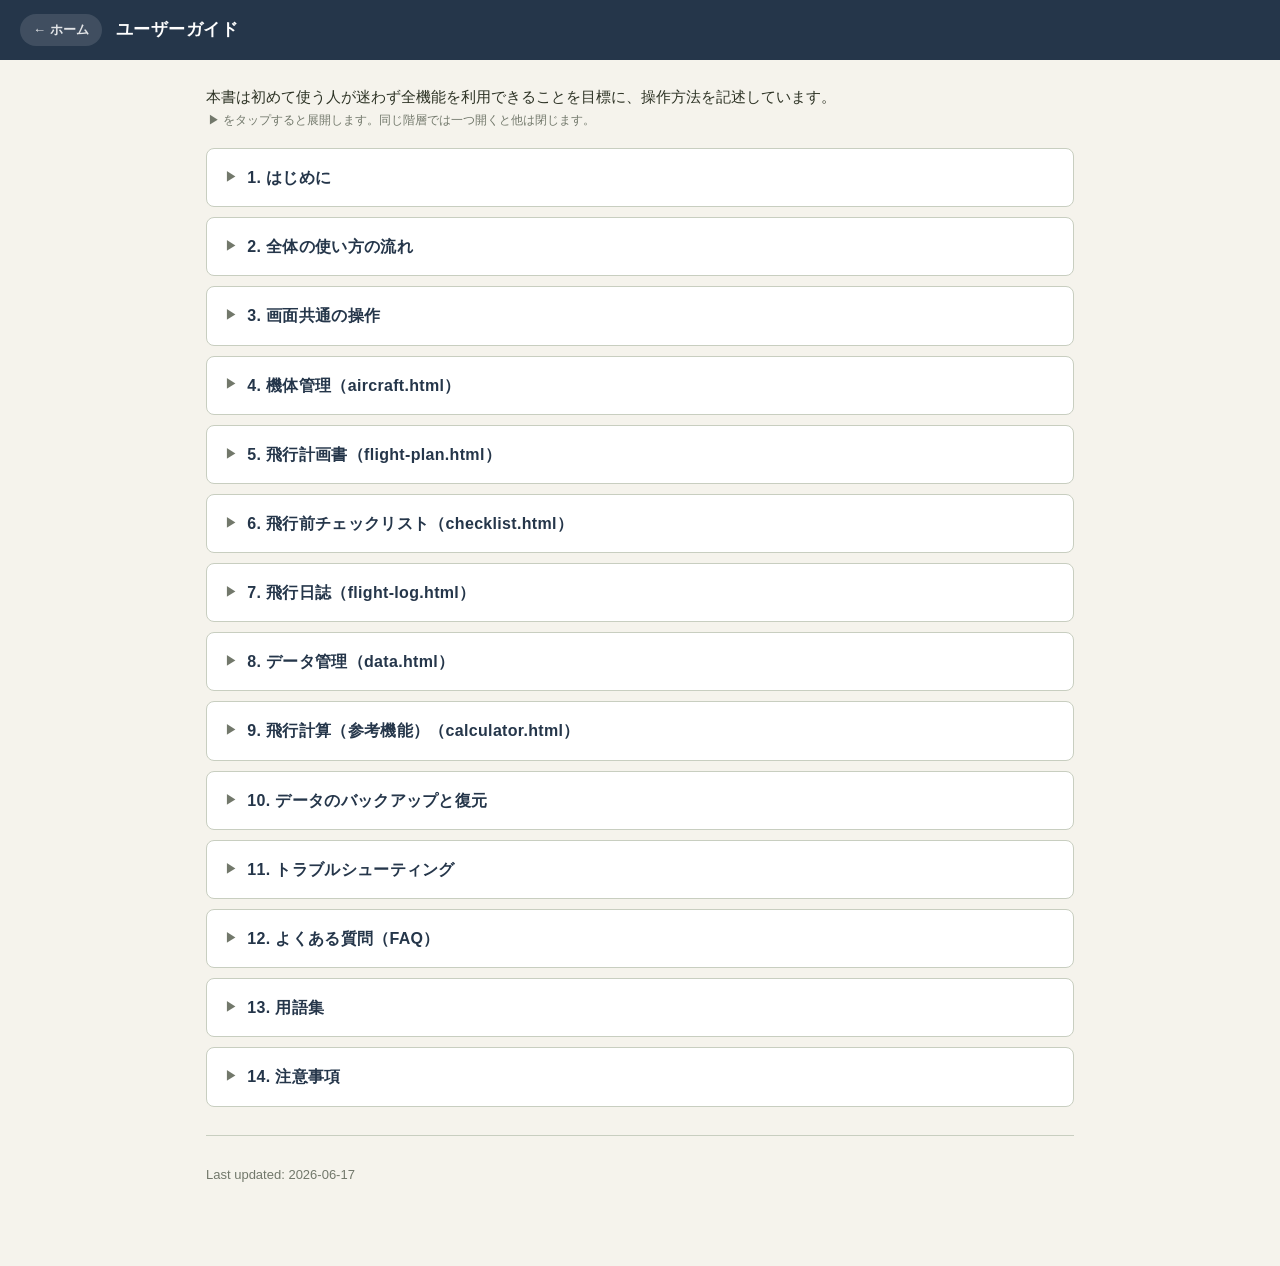
<file: userguide.html>
<!DOCTYPE html>
<html lang="ja">
<head>
<meta charset="UTF-8">
<meta name="viewport" content="width=device-width, initial-scale=1.0">
<title>ユーザーガイド</title>
<style>
  :root{
    --accent:#25364A;
    --accent-light:#EEF2E4;
    --border:#C8CEC0;
    --text:#2D3325;
    --muted:#72786B;
    --label:#3A4032;
    --bg:#F5F3EC;
    --white:#fff;
    --radius:8px;
  }
  *,*::before,*::after{box-sizing:border-box;margin:0;padding:0;}
  body{
    font-family:"Hiragino Kaku Gothic ProN","Hiragino Sans","Noto Sans JP",Meiryo,sans-serif;
    background:var(--bg);color:var(--text);font-size:15px;line-height:1.7;min-height:100vh;
    -webkit-text-size-adjust:100%;
  }

  /* ヘッダー */
  .site-header{background:var(--accent);color:#fff;padding:14px 20px;display:flex;align-items:center;gap:14px;flex-wrap:wrap;}
  .site-header h1{font-size:17px;font-weight:700;letter-spacing:.03em;}
  .site-header a.home{color:rgba(255,255,255,.85);text-decoration:none;font-size:13px;font-weight:700;padding:5px 13px;border-radius:999px;background:rgba(255,255,255,.12);white-space:nowrap;}
  .site-header a.home:hover{color:#fff;background:rgba(255,255,255,.22);}

  .container{max-width:900px;margin:0 auto;padding:24px 16px 80px;}

  /* 前書き・最終更新日 */
  .doc-meta{font-size:13px;color:var(--muted);margin:16px 0 0;}
  hr{border:none;border-top:1px solid var(--border);margin:28px 0;}
  .hint{font-size:12px;color:var(--muted);margin:0 2px 18px;}

  /* アコーディオン */
  .accordion{display:flex;flex-direction:column;gap:10px;}
  .chapter{background:var(--white);border:1px solid var(--border);border-radius:var(--radius);overflow:hidden;}

  .ch-head{
    width:100%;text-align:left;background:transparent;color:var(--accent);border:none;cursor:pointer;
    font:inherit;font-weight:700;font-size:16px;letter-spacing:.02em;padding:15px 18px;
    display:flex;align-items:center;gap:10px;min-height:52px;
  }
  .ch-head:hover{color:#3a5168;}
  .ch-head::before{content:"\25B6";font-size:.72em;line-height:1;color:var(--muted);flex-shrink:0;}
  .ch-head[aria-expanded="true"]::before{content:"\25BC";color:var(--accent);}
  .ch-head:focus-visible{outline:2px solid var(--accent);outline-offset:2px;border-radius:4px;}

  .ch-body{display:none;padding:6px 16px 16px;}
  .ch-head[aria-expanded="true"]+.ch-body{display:block;}

  .ch-intro{padding:14px 4px 4px;}

  .section{border-top:1px solid var(--border);}
  .section:first-child{border-top:none;}

  .sec-head{
    width:100%;text-align:left;background:transparent;color:var(--accent);border:none;cursor:pointer;
    font:inherit;font-weight:700;font-size:15px;padding:13px 4px;display:flex;align-items:center;gap:9px;min-height:46px;
  }
  .sec-head:hover{color:#3a5168;}
  .sec-head::before{content:"\25B6";font-size:.7em;line-height:1;color:var(--muted);flex-shrink:0;}
  .sec-head[aria-expanded="true"]::before{content:"\25BC";color:var(--accent);}
  .sec-head:focus-visible{outline:2px solid var(--accent);outline-offset:2px;border-radius:4px;}

  .sec-body{display:none;padding:2px 4px 16px;}
  .sec-head[aria-expanded="true"]+.sec-body{display:block;}

  /* 本文要素 */
  .ch-body p,.ch-intro p{margin:10px 0;}
  .ch-body ul,.ch-body ol{margin:10px 0 10px 1.4em;}
  .ch-body li{margin:5px 0;}
  .ch-body ul ul,.ch-body ol ul,.ch-body ul ol{margin:5px 0 5px 1.3em;}
  .ch-body code{background:var(--accent-light);padding:1px 5px;border-radius:4px;font-size:.92em;font-family:"SFMono-Regular",Consolas,"Courier New",monospace;}
  .ch-body strong{color:var(--label);}

  .ch-body blockquote{
    background:var(--accent-light);border-left:4px solid #9DB87C;border-radius:4px;
    padding:10px 14px;margin:12px 0;color:var(--text);font-size:14px;
  }
  .ch-body blockquote p{margin:0;}

  .ch-body pre{
    background:#2d3325;color:#f3f1e8;border-radius:var(--radius);padding:14px 16px;margin:12px 0;
    overflow-x:auto;font-family:"SFMono-Regular",Consolas,"Courier New",monospace;font-size:13px;line-height:1.6;
  }

  .table-wrap{overflow-x:auto;margin:12px 0;}
  .ch-body table{border-collapse:collapse;width:100%;font-size:14px;min-width:320px;}
  .ch-body th,.ch-body td{border:1px solid var(--border);padding:8px 10px;text-align:left;vertical-align:top;}
  .ch-body th{background:var(--accent-light);color:var(--label);font-weight:700;white-space:nowrap;}

  @media (max-width:560px){
    body{font-size:14px;}
    .ch-head{font-size:15px;padding:14px 14px;}
    .sec-head{font-size:14px;}
    .container{padding:18px 12px 70px;}
    .ch-body table{font-size:13px;}
  }
</style>
</head>
<body>

<header class="site-header">
  <a class="home" href="index.html">← ホーム</a>
  <h1>ユーザーガイド</h1>
</header>

<div class="container">

  <p>本書は初めて使う人が迷わず全機能を利用できることを目標に、操作方法を記述しています。</p>

  <p class="hint">▶ をタップすると展開します。同じ階層では一つ開くと他は閉じます。</p>

  <div class="accordion">

    <!-- 1 -->
    <div class="chapter">
      <button type="button" class="ch-head" aria-expanded="false">1. はじめに</button>
      <div class="ch-body">
        <div class="section">
          <button type="button" class="sec-head" aria-expanded="false">1.1 このツールでできること</button>
          <div class="sec-body">
            <p>ドローン運用に必要な次の作業を、すべてブラウザ1つで行えます。</p>
            <ul>
              <li><strong>機体管理</strong>：機体・操縦者・繰越飛行時間の登録</li>
              <li><strong>飛行計画書</strong>：飛行内容を入力してA4縦のPDF計画書を作成</li>
              <li><strong>飛行前チェックリスト</strong>：飛行前確認6項目＋日常点検9項目（国交省様式２）の記録・印刷</li>
              <li><strong>飛行日誌</strong>：飛行記録（国交省様式１）の入力・蓄積・印刷</li>
              <li><strong>データ管理</strong>：記録の検索・集計・CSV/JSON出力・全データの一括バックアップ</li>
              <li><strong>飛行計算（参考）</strong>：飛行時間・GSD（地上解像度）・目視可能距離などの目安計算</li>
            </ul>
          </div>
        </div>
        <div class="section">
          <button type="button" class="sec-head" aria-expanded="false">1.2 動作環境</button>
          <div class="sec-body">
            <ul>
              <li><strong>ブラウザ</strong>：Chrome / Edge / Safari などのモダンブラウザ。</li>
              <li><strong>インターネット</strong>：初回アクセスのみ必要。一度開けば、以降はオフラインでも利用できます（PWA対応）。</li>
              <li><strong>データの保存場所</strong>：すべて<strong>お使いの端末・ブラウザの中</strong>（localStorage）に保存され、外部サーバーには送信されません。
                <ul>
                  <li>そのため、<strong>別の端末・別のブラウザではデータは共有されません</strong>。</li>
                  <li>また、ブラウザのデータ削除でデータが消えることがあるため、<strong>こまめなバックアップ（JSON/CSV出力）を強く推奨します</strong>（→第10章）。</li>
                  <li>この注意は、<strong>ホーム画面とデータ管理画面の先頭にも案内ノートとして常時表示</strong>されます。</li>
                </ul>
              </li>
            </ul>
          </div>
        </div>
        <div class="section">
          <button type="button" class="sec-head" aria-expanded="false">1.3 最初の準備：ホーム画面に追加（PWA・任意）</button>
          <div class="sec-body">
            <p>スマートフォンでアプリのように使いたい場合は、ホーム画面に追加できます。</p>
            <ul>
              <li><strong>iPhone / iPad（Safari）</strong>：共有ボタン → 「ホーム画面に追加」。</li>
              <li><strong>Android（Chrome）</strong>：右上メニュー（⋮）→ 「アプリをインストール」または「ホーム画面に追加」。</li>
              <li><strong>PC（Chrome / Edge）</strong>：アドレスバー右側のインストールアイコン、またはメニューから「インストール」。</li>
            </ul>
            <p>追加すると、全画面のアプリとして起動でき、オフラインでも開けます。</p>
          </div>
        </div>
      </div>
    </div>

    <!-- 2 -->
    <div class="chapter">
      <button type="button" class="ch-head" aria-expanded="false">2. 全体の使い方の流れ</button>
      <div class="ch-body">
        <p>このツールの中心は、<strong>計画書 → チェックリスト → 日誌</strong> という一連の流れです。計画書で入力した内容は、後の画面に自動で引き継がれます。</p>
        <pre>① 機体管理     … 機体・操縦者を登録（最初に一度やっておくと便利）
② 飛行計画書   … 飛行内容を入力 → 印刷（PDF）
        │  「この計画で飛行前チェックリストへ進む」
        ▼
③ チェックリスト … 飛行前点検を実施・記録（計画内容が引き継がれる）
        │  「次へ（日誌）」
        ▼
④ 飛行日誌     … 実際の飛行を記録（計画内容が引き継がれる）
        ▼
⑤ データ管理   … 記録の検索・集計・バックアップ</pre>
        <ul>
          <li><strong>必須ではありません</strong>：②〜④は単独でも使えます。例えば計画書を作らず日誌だけ付けることも可能です。</li>
          <li><strong>飛行計算（⑨）</strong> は参考機能で、許可申請・記録作成には必須ではありません。</li>
        </ul>
      </div>
    </div>

    <!-- 3 -->
    <div class="chapter">
      <button type="button" class="ch-head" aria-expanded="false">3. 画面共通の操作</button>
      <div class="ch-body">
        <div class="ch-intro">
          <p>どの画面でも共通する操作・仕組みです。最初に押さえておくと、以降がスムーズです。</p>
        </div>
        <div class="section">
          <button type="button" class="sec-head" aria-expanded="false">3.1 画面の移動（ナビゲーション）</button>
          <div class="sec-body">
            <p>画面上部に、すべての画面へのリンク（ホーム／機体管理／計画書／チェックリスト／日誌／データ管理／飛行計算）が常に表示されます。画面が狭いときは折り返して表示され、リンクが隠れることはありません。現在開いている画面のリンクは色が変わって強調されます。</p>
          </div>
        </div>
        <div class="section">
          <button type="button" class="sec-head" aria-expanded="false">3.2 自動保存</button>
          <div class="sec-body">
            <p>計画書・チェックリスト・飛行計算の入力内容は、<strong>入力するたびに自動でこのブラウザに保存</strong>されます。ページを閉じても、次に開いたときに復元されます（送信ボタンは不要）。</p>
            <ul>
              <li>飛行日誌だけは、1件ずつ「記録を追加」ボタンで確定する方式です。</li>
            </ul>
          </div>
        </div>
        <div class="section">
          <button type="button" class="sec-head" aria-expanded="false">3.3 「選択または手入力」の入力欄</button>
          <div class="sec-body">
            <p>機体名・操縦者氏名などの欄は、プルダウン（▼）になっています。</p>
            <ul>
              <li>機体管理に登録済みの候補から<strong>選ぶ</strong>だけで入力できます。</li>
              <li>候補にないものは、一番下の <strong>「＋手入力…」</strong> を選ぶと、入力ボックスが出て直接入力できます。</li>
              <li>計画書・日誌で機体を選ぶと、登録済みの機体番号（JU番号）などが<strong>自動で補完</strong>されます。</li>
            </ul>
          </div>
        </div>
        <div class="section">
          <button type="button" class="sec-head" aria-expanded="false">3.4 印刷・PDF保存</button>
          <div class="sec-body">
            <p>「印刷」ボタンを押すと、ブラウザの印刷ダイアログが開きます。</p>
            <ol>
              <li>印刷ダイアログで、出力先（プリンター）を <strong>「PDFに保存」</strong> に変更します。</li>
              <li>用紙サイズは各画面に最適なもの（A4縦またはA4横）が自動指定されます。</li>
              <li>「保存」を押すと、PDFファイルとして書き出せます。</li>
            </ol>
            <blockquote><p>ヒント：背景の色や罫線が印刷されない場合は、印刷ダイアログの「背景のグラフィック」をオンにしてください（多くの環境では自動で印刷されます）。</p></blockquote>
          </div>
        </div>
        <div class="section">
          <button type="button" class="sec-head" aria-expanded="false">3.5 削除・クリアの安全確認</button>
          <div class="sec-body">
            <p>削除や全消去などの取り消せない操作には、必ず確認ダイアログ（OK/キャンセル）が出ます。ボタンは赤系の色で区別されています。慌てて押しても、確認で「キャンセル」すれば実行されません。</p>
          </div>
        </div>
      </div>
    </div>

    <!-- 4 -->
    <div class="chapter">
      <button type="button" class="ch-head" aria-expanded="false">4. 機体管理（aircraft.html）</button>
      <div class="ch-body">
        <div class="ch-intro">
          <p>機体・操縦者を登録しておくと、計画書・日誌で選ぶだけで入力でき、総飛行時間も自動集計されます。</p>
        </div>
        <div class="section">
          <button type="button" class="sec-head" aria-expanded="false">4.1 画面の構成</button>
          <div class="sec-body">
            <ul>
              <li>上：登録／編集フォーム</li>
              <li>下：登録済みの機体一覧（各機体の総飛行時間つき）</li>
            </ul>
          </div>
        </div>
        <div class="section">
          <button type="button" class="sec-head" aria-expanded="false">4.2 機体を新規登録する</button>
          <div class="sec-body">
            <ol>
              <li>フォームに以下を入力します。
                <div class="table-wrap">
                  <table>
                    <thead><tr><th>項目</th><th>必須</th><th>内容</th></tr></thead>
                    <tbody>
                      <tr><td>機体名</td><td><strong>必須</strong></td><td>例：DJI Mavic 3 Enterprise。<strong>同じ名前は登録できません</strong>（記録の紐付けに使うため）</td></tr>
                      <tr><td>機体番号（JU番号）</td><td>任意</td><td>登録記号。例：JU1234567890</td></tr>
                      <tr><td>担当操縦者</td><td>任意</td><td>主な操縦者の氏名</td></tr>
                      <tr><td>総飛行時間の繰越値（分）</td><td>任意</td><td>このツールを<strong>使い始める前まで</strong>の累計飛行時間を分で入力（0以上の整数）</td></tr>
                    </tbody>
                  </table>
                </div>
              </li>
              <li>「<strong>この内容で登録する</strong>」を押します。</li>
            </ol>
            <blockquote><p>入力エラー時のメッセージ：機体名が空なら「機体名を入力してください。」、同名があると「『◯◯』はすでに登録されています。」、繰越値が負や数値でないと「繰越値は0以上の整数（分）で入力してください。」と表示されます。</p></blockquote>
          </div>
        </div>
        <div class="section">
          <button type="button" class="sec-head" aria-expanded="false">4.3 機体情報を編集する</button>
          <div class="sec-body">
            <ol>
              <li>一覧の対象機体で「<strong>編集</strong>」を押すと、フォームに内容が読み込まれ、見出しが「機体の編集：◯◯」に変わります。</li>
              <li>修正して「<strong>この内容で更新する</strong>」を押します。</li>
              <li>やめる場合は「<strong>編集をやめる</strong>」を押します。</li>
            </ol>
          </div>
        </div>
        <div class="section">
          <button type="button" class="sec-head" aria-expanded="false">4.4 機体を削除する</button>
          <div class="sec-body">
            <ol>
              <li>一覧で「<strong>削除</strong>」を押します。</li>
              <li>「機体『◯◯』を削除しますか？（日誌の過去の記録は削除されません）」と確認が出ます。OKで削除。</li>
              <li><strong>削除しても、飛行日誌に記録済みの過去データは残ります</strong>（消えるのは機体の登録情報だけ）。</li>
            </ol>
          </div>
        </div>
        <div class="section">
          <button type="button" class="sec-head" aria-expanded="false">4.5 総飛行時間の見方</button>
          <div class="sec-body">
            <p>各機体カードには「<strong>総飛行時間</strong>」が表示され、その内訳として「（繰越 ◯ ＋ 日誌 ◯）」が併記されます。</p>
            <ul>
              <li><strong>総飛行時間 ＝ 繰越値 ＋ 飛行日誌に記録された当該機体の飛行時間の累計</strong>。</li>
              <li>飛行日誌に記録を追加・削除すると、ここの表示も<strong>自動で更新</strong>されます。</li>
              <li>集計は<strong>機体名の一致</strong>で行われるため、日誌で機体名を変えると別機体として集計されます。</li>
            </ul>
          </div>
        </div>
        <div class="section">
          <button type="button" class="sec-head" aria-expanded="false">4.6 機体データのバックアップ・取り込み（JSON）</button>
          <div class="sec-body">
            <p>一覧の見出し横にボタンがあります。</p>
            <ul>
              <li>「<strong>JSON出力</strong>」：登録機体一覧を <code>機体管理_日付.json</code> として保存。別端末への移行やバックアップに。</li>
              <li>「<strong>JSON読込</strong>」：出力したJSONを選んで取り込み。<strong>同じ機体名があれば、読み込んだ内容で上書き</strong>（後勝ち）。読み込み後に「新規 ◯件、上書き ◯件」と表示されます。</li>
            </ul>
          </div>
        </div>
      </div>
    </div>

    <!-- 5 -->
    <div class="chapter">
      <button type="button" class="ch-head" aria-expanded="false">5. 飛行計画書（flight-plan.html）</button>
      <div class="ch-body">
        <div class="ch-intro">
          <p>飛行内容を入力し、A4縦の計画書としてプレビュー・印刷します。入力は自動保存されます。</p>
        </div>
        <div class="section">
          <button type="button" class="sec-head" aria-expanded="false">5.1 画面の構成</button>
          <div class="sec-body">
            <ul>
              <li>左：入力フォーム</li>
              <li>右：入力をリアルタイムに反映した<strong>プレビュー</strong>（印刷時のレイアウトと同じ）</li>
            </ul>
          </div>
        </div>
        <div class="section">
          <button type="button" class="sec-head" aria-expanded="false">5.2 入力項目</button>
          <div class="sec-body">
            <div class="table-wrap">
              <table>
                <thead><tr><th>項目</th><th>内容</th></tr></thead>
                <tbody>
                  <tr><td>案件名</td><td>計画のタイトル。例：〇〇橋梁点検業務</td></tr>
                  <tr><td>飛行日</td><td>飛行実施日</td></tr>
                  <tr><td>飛行開始時刻／終了時刻</td><td>予定時刻</td></tr>
                  <tr><td>飛行場所（住所）</td><td>飛行を行う場所</td></tr>
                  <tr><td>操縦者氏名</td><td>プルダウン（機体管理の担当操縦者から選択／＋手入力）</td></tr>
                  <tr><td>機体（最大5機）</td><td>各行で機体を選択（JU番号が自動補完）／＋手入力。1機入力すると次の欄が現れます</td></tr>
                  <tr><td>飛行目的</td><td>例：構造物点検・空中撮影</td></tr>
                  <tr><td>備考</td><td>自由記述。下記のクイック挿入ボタンあり</td></tr>
                </tbody>
              </table>
            </div>
          </div>
        </div>
        <div class="section">
          <button type="button" class="sec-head" aria-expanded="false">5.3 備考のクイック挿入ボタン</button>
          <div class="sec-body">
            <p>備考欄の上のボタンを押すと、定型文が備考に追記されます（複数同時に該当する場合に重ねて追記できます）。</p>
            <ul>
              <li>「<strong>＋夜間</strong>」→ 【特定飛行】夜間飛行</li>
              <li>「<strong>＋目視外</strong>」→ 【特定飛行】目視外飛行</li>
              <li>「<strong>＋25kg以上</strong>」→ 【特定飛行】最大離陸重量25kg以上の機体の飛行</li>
              <li>「<strong>＋物件投下</strong>」→ 【特定飛行】物件投下</li>
            </ul>
          </div>
        </div>
        <div class="section">
          <button type="button" class="sec-head" aria-expanded="false">5.4 飛行計算の結果を備考に入れる</button>
          <div class="sec-body">
            <p>「<strong>📋 飛行計算の結果を備考に挿入</strong>」を押すと、飛行計算ページで算出・保存した結果が備考欄に追記されます。</p>
            <ul>
              <li>保存された結果がない場合は「保存された計算結果がありません。先に『飛行計算』ページで計算し、『計算結果を計画書の備考へ送る』を押してください。」と表示されます（→第9章）。</li>
            </ul>
          </div>
        </div>
        <div class="section">
          <button type="button" class="sec-head" aria-expanded="false">5.5 計画書を印刷・PDF化する</button>
          <div class="sec-body">
            <p>「<strong>印刷 ／ PDF出力</strong>」を押し、出力先を「PDFに保存」にして保存します（A4縦）。</p>
          </div>
        </div>
        <div class="section">
          <button type="button" class="sec-head" aria-expanded="false">5.6 計画をファイルに保存・読み込む</button>
          <div class="sec-body">
            <ul>
              <li>「<strong>JSON保存</strong>」：計画内容をJSONファイルとして保存（ファイル名は案件名）。</li>
              <li>「<strong>JSON読込</strong>」：保存したJSONから計画を復元。</li>
              <li>これらはデータ管理タブ（計画書）からも行えます。</li>
            </ul>
          </div>
        </div>
        <div class="section">
          <button type="button" class="sec-head" aria-expanded="false">5.7 入力をすべて消す</button>
          <div class="sec-body">
            <p>「<strong>データクリア（入力と保存データを消去）</strong>」で、入力欄と自動保存された下書きを消去します（確認あり・取り消し不可）。</p>
          </div>
        </div>
        <div class="section">
          <button type="button" class="sec-head" aria-expanded="false">5.8 チェックリストへ進む</button>
          <div class="sec-body">
            <p>「<strong>この計画で飛行前チェックリストへ進む</strong>」を押すと、計画内容を引き継いでチェックリスト画面へ移動します。</p>
          </div>
        </div>
      </div>
    </div>

    <!-- 6 -->
    <div class="chapter">
      <button type="button" class="ch-head" aria-expanded="false">6. 飛行前チェックリスト（checklist.html）</button>
      <div class="ch-body">
        <div class="ch-intro">
          <p>飛行前確認6項目と、国交省様式２に基づく日常点検9項目（計15項目）を記録します。上部に「◯/15」の進捗が出ます。</p>
        </div>
        <div class="section">
          <button type="button" class="sec-head" aria-expanded="false">6.1 複数登録のしくみ（重要）</button>
          <div class="sec-body">
            <p>このチェックリストは、<strong>「実施年月日」と「無人航空機の登録記号」の組み合わせ1つを1件</strong>として、複数登録できます。</p>
            <ul>
              <li>日付・登録記号を変えると、その組み合わせで保存済みの内容が呼び出されます（なければ新しい点検として開始）。</li>
              <li>同じ日に複数機を点検する場合は、登録記号を切り替えてそれぞれ記録します。</li>
              <li>すべての点検の<strong>一覧・削除はデータ管理タブ（チェックリスト）</strong>で行います。</li>
            </ul>
          </div>
        </div>
        <div class="section">
          <button type="button" class="sec-head" aria-expanded="false">6.2 機体概要を入力する</button>
          <div class="sec-body">
            <p>次の順で入力します。計画書・機体管理の値が初期表示され、手動で上書きできます。</p>
            <ol>
              <li>実施年月日（計画書の飛行日／なければ当日）</li>
              <li>実施場所（計画書の飛行場所）</li>
              <li>無人航空機の登録記号（機体管理の機体番号）</li>
              <li>実施者（機体管理の担当操縦者）</li>
            </ol>
          </div>
        </div>
        <div class="section">
          <button type="button" class="sec-head" aria-expanded="false">6.3 飛行前確認事項（6項目）</button>
          <div class="sec-body">
            <p>チェックを入れて確認します。</p>
            <ol>
              <li>操縦者の体調確認（飲酒・薬物なし）</li>
              <li>気象状況の確認（風速・天候）</li>
              <li>飛行空域の確認（DID・150m制限・空港周辺など）</li>
              <li>周囲の安全確認（第三者・障害物）</li>
              <li>特例申請の確認（包括／個別／承認のどれに当たるか、画面内の案内表を参照）</li>
              <li>地元警察への事前連絡（<strong>注：平日午後4時が連絡の締め切り</strong>。過ぎると当日の飛行に間に合わないことがあります）</li>
            </ol>
          </div>
        </div>
        <div class="section">
          <button type="button" class="sec-head" aria-expanded="false">6.4 日常点検記録（9項目・様式２）</button>
          <div class="sec-body">
            <p><strong>チェックを入れた状態＝正常、外した状態＝異常</strong>として扱います（初期はすべて「正常＝オン」）。</p>
            <p>1. 機体全般 / 2. プロペラ / 3. フレーム / 4. 通信系統 / 5. 推進系統 / 6. 電源系統 / 7. 自動制御系統 / 8. 操縦装置 / 9. バッテリー・燃料</p>
            <ul>
              <li>各項目には点検内容の説明（例：プロペラ＝外観・損傷・歪み）が表示されます。</li>
              <li><strong>チェックを外す（＝異常）と、その項目だけ「異常の内容」記入欄が現れます</strong>。内容を記入してください。</li>
            </ul>
          </div>
        </div>
        <div class="section">
          <button type="button" class="sec-head" aria-expanded="false">6.5 特記事項・自動保存・リセット</button>
          <div class="sec-body">
            <ul>
              <li>「特記事項」欄に気づいた点を自由記述できます。</li>
              <li>入力はその都度、現在の（実施年月日＋登録記号）の記録として<strong>自動保存</strong>されます。</li>
              <li>「<strong>この点検をリセット</strong>」で、表示中の点検のチェックと特記事項を初期化できます（確認あり。日付・登録記号・実施場所・実施者は残ります）。</li>
            </ul>
          </div>
        </div>
        <div class="section">
          <button type="button" class="sec-head" aria-expanded="false">6.6 印刷する</button>
          <div class="sec-body">
            <p>「<strong>印刷（実施年月日の全件・登録記号ごとに改ページ）</strong>」を押すと、選択中の実施年月日の全件が、登録記号ごとにページを分けてA4縦で出力されます。各ページには様式２（日常点検記録）に加え、飛行前確認事項・特記事項・実施場所/年月日/実施者が印刷されます。</p>
          </div>
        </div>
        <div class="section">
          <button type="button" class="sec-head" aria-expanded="false">6.7 日誌へ進む</button>
          <div class="sec-body">
            <p>「<strong>次へ（日誌）</strong>」で飛行日誌へ移動します。15項目すべてチェックすると、このボタンの色が変わります（チェックは必須条件ではなく、目安です）。</p>
          </div>
        </div>
      </div>
    </div>

    <!-- 7 -->
    <div class="chapter">
      <button type="button" class="ch-head" aria-expanded="false">7. 飛行日誌（flight-log.html）</button>
      <div class="ch-body">
        <div class="ch-intro">
          <p>国交省様式１に基づく飛行記録を入力・蓄積します。記録一覧は、<strong>入力中の「飛行年月日」1日分だけ</strong>を表示します。</p>
        </div>
        <div class="section">
          <button type="button" class="sec-head" aria-expanded="false">7.1 入力フォームの構成</button>
          <div class="sec-body">
            <p>「環境概要」「機体概要」「記録の入力」の3グループに分かれています。</p>
            <p><strong>環境概要</strong></p>
            <div class="table-wrap">
              <table>
                <thead><tr><th>項目</th><th>内容</th></tr></thead>
                <tbody>
                  <tr><td>飛行概要（総括）</td><td>計画書の案件名を初期表示</td></tr>
                  <tr><td>飛行年月日</td><td>この日付の記録が一覧に表示されます（1日分の絞り込みキー）</td></tr>
                  <tr><td>飛行場所</td><td>計画書の飛行場所を初期表示</td></tr>
                  <tr><td>天候／風速</td><td>気象情報</td></tr>
                </tbody>
              </table>
            </div>
            <p><strong>機体概要</strong></p>
            <ul>
              <li>「機体」を選ぶと、機体管理から<strong>登録記号・繰越総飛行時間・操縦者名が自動入力</strong>されます（手修正可）。機体は選択または「＋手入力…」。</li>
            </ul>
            <p><strong>記録の入力</strong></p>
            <div class="table-wrap">
              <table>
                <thead><tr><th>項目</th><th>操作</th></tr></thead>
                <tbody>
                  <tr><td>離陸時刻／着陸時刻</td><td>「🛫 離陸を記録」「🛬 着陸を記録」で現在時刻が入ります。両方そろうと飛行時間（分）が自動計算されます</td></tr>
                  <tr><td>離陸場所／着陸場所</td><td>「📋 飛行場所をコピー」で環境概要の飛行場所を転記。「📍 GPS座標を取得」で現在地（緯度経度）を取得</td></tr>
                  <tr><td>飛行概要（NATURE OF FLIGHT）</td><td>「📋 飛行概要をコピー」で「飛行概要（総括）」を転記</td></tr>
                  <tr><td>飛行の安全に影響のあった事項</td><td>該当なしは空欄でOK</td></tr>
                  <tr><td>確認者</td><td>任意（空欄でも印刷・出力可）</td></tr>
                  <tr><td>メモ</td><td>自由記述（様式外）</td></tr>
                </tbody>
              </table>
            </div>
            <blockquote><p>「離陸を記録」を押したとき、飛行年月日が空なら自動で当日が入り、離陸場所が空で飛行場所があれば自動でコピーされます。</p></blockquote>
          </div>
        </div>
        <div class="section">
          <button type="button" class="sec-head" aria-expanded="false">7.2 記録を追加・編集・削除する</button>
          <div class="sec-body">
            <ul>
              <li>入力後「<strong>記録を追加</strong>」で確定。一覧（その日分）に追加され、件数と累計飛行時間が更新されます。</li>
              <li>一覧の各記録の「<strong>✎ 編集</strong>」で内容を読み込み、「<strong>変更を保存</strong>」で更新（「編集をやめる」で中止）。</li>
              <li>「<strong>✕ 削除</strong>」で確認後に削除します。</li>
            </ul>
            <blockquote><p>必須チェック：飛行年月日・離陸場所・機体・メモのいずれも空のまま「記録を追加」を押すと、「飛行年月日など、いずれかの項目を入力してください。」と表示されます。</p></blockquote>
          </div>
        </div>
        <div class="section">
          <button type="button" class="sec-head" aria-expanded="false">7.3 この1日分を出力・印刷する</button>
          <div class="sec-body">
            <ul>
              <li>「<strong>JSON出力（計画書＋チェックリスト＋日誌）</strong>」：選択中の飛行年月日1日分の計画書・チェックリスト・日誌をまとめて1ファイルに保存します。</li>
              <li>「<strong>印刷（機体番号ごとに改ページ）</strong>」：選択中の1日分を、登録記号ごとにページを分けて様式１でA4横印刷します（各行に累積総飛行時間つき）。</li>
            </ul>
          </div>
        </div>
        <div class="section">
          <button type="button" class="sec-head" aria-expanded="false">7.4 入力欄をリセットする</button>
          <div class="sec-body">
            <p>「<strong>入力欄をリセット</strong>」は、このタブの入力欄だけを空にします（<strong>保存済みの記録は消えません</strong>）。記録の検索・バックアップ・全データ消去はデータ管理タブで行います。</p>
            <blockquote><p>補足：バッテリー番号欄は廃止しました（必要ならメモ欄をご利用ください）。記事（不具合記録・SQUAWK）は当面「不具合なし」扱いとして非表示です。</p></blockquote>
          </div>
        </div>
      </div>
    </div>

    <!-- 8 -->
    <div class="chapter">
      <button type="button" class="ch-head" aria-expanded="false">8. データ管理（data.html）</button>
      <div class="ch-body">
        <div class="ch-intro">
          <p>「計画書」「チェックリスト」「日誌」の3タブ＋全データ一括バックアップで構成されます。</p>
        </div>
        <div class="section">
          <button type="button" class="sec-head" aria-expanded="false">8.1 データ管理（計画書）タブ</button>
          <div class="sec-body">
            <ul>
              <li>現在の計画書（下書き）の内容を一覧表示。</li>
              <li>「<strong>JSON出力（計画書）</strong>」で保存、「<strong>JSON読込（計画書）</strong>」で復元（読み込むと下書きが置き換わります）。</li>
              <li>※ 計画書の複数管理は将来対応予定です。現在は下書き1件を管理します。</li>
            </ul>
          </div>
        </div>
        <div class="section">
          <button type="button" class="sec-head" aria-expanded="false">8.2 データ管理（チェックリスト）タブ</button>
          <div class="sec-body">
            <ul>
              <li>実施年月日＋登録記号ごとの一覧（実施年月日／登録記号／実施場所／実施者／異常件数）。</li>
              <li>各件の「<strong>✎ 編集</strong>」でチェックリスト画面が開き、「<strong>✕ 削除</strong>」で個別に削除（確認あり）。</li>
              <li>「<strong>JSON出力／読込（チェックリスト）</strong>」でバックアップ・復元（読込はIDで後勝ちマージ）。</li>
            </ul>
          </div>
        </div>
        <div class="section">
          <button type="button" class="sec-head" aria-expanded="false">8.3 データ管理（日誌）タブ</button>
          <div class="sec-body">
            <ul>
              <li><strong>「検索・絞り込み」「総飛行時間の集計」は初期状態では閉じています</strong>。見出しを押すと開きます。
                <ul>
                  <li>検索：期間（から／まで）・場所・機体・キーワード（飛行概要・メモ・異常記録・天候・風速）で絞り込み。</li>
                  <li>集計：機体ごとの総飛行時間（繰越＋日誌の累計）を表示（DIPS申請の参考に）。</li>
                </ul>
              </li>
              <li>一覧の上に「◯ 件／累計 ◯ 分」、絞り込み中は「（全 ◯件 から絞り込み中）」が表示されます。</li>
              <li>「<strong>CSV書き出し</strong>」：表示中の結果をCSV（Excel等で開ける）で出力。</li>
              <li>「<strong>JSON出力（日誌）</strong>」：表示中の結果をJSONで出力。</li>
              <li>「<strong>JSON読込（複数ファイル可・後勝ちマージ）</strong>」：複数ファイルをまとめて取り込み。同じ記録は後勝ちで上書きし、離陸日時＋操縦者の順に並べ替えます。読み込めなかったファイルがあれば名前が表示されます。</li>
              <li>「<strong>印刷（飛行日誌・機体ごとに改ページ）</strong>」：様式１相当の日誌をA4横・機体ごとにページを分けて出力。</li>
            </ul>
          </div>
        </div>
        <div class="section">
          <button type="button" class="sec-head" aria-expanded="false">8.4 全データの一括バックアップ・消去</button>
          <div class="sec-body">
            <ul>
              <li>「<strong>全データJSON出力</strong>」：計画書・チェックリスト・日誌・機体管理の<strong>全データを1ファイル</strong>にまとめて保存。端末の引っ越しや丸ごとバックアップに最適。</li>
              <li>「<strong>全データJSON読込（置き換え）</strong>」：確認のうえ、全データを読み込んだ内容で置き換えます。</li>
              <li>「<strong>全データ消去</strong>」：全データを削除します（確認あり）。<strong>取り消せません。必ず先にバックアップしてください</strong>。</li>
            </ul>
          </div>
        </div>
      </div>
    </div>

    <!-- 9 -->
    <div class="chapter">
      <button type="button" class="ch-head" aria-expanded="false">9. 飛行計算（参考機能）（calculator.html）</button>
      <div class="ch-body">
        <div class="ch-intro">
          <blockquote><p>本機能は参考値の算出のみが目的で、計画書・日誌の作成には必須ではありません。各種数値は<strong>目安</strong>であり、実際の運用・申請可否は必ず最新の航空法・DIPSで確認してください。</p></blockquote>
          <p>3つのセクションで構成されます。数値ボックスにはスライダーが付いており、指でも調整できます。</p>
        </div>
        <div class="section">
          <button type="button" class="sec-head" aria-expanded="false">9.1 セクション1：可能飛行時間・限界ホバリング時間</button>
          <div class="sec-body">
            <ol>
              <li>機体プリセットを選ぶと、各項目が一括入力されます（内蔵プリセットは公称値の近似）。</li>
              <li>機体重量・ペイロード・ローター数・プロペラ直径・バッテリー容量／電圧・各種効率・予備率などを入力すると、次が自動算出されます。
                <ul>
                  <li><strong>可能飛行時間（運用値）</strong>：予備率・劣化・前進飛行を考慮した実用的な目安。</li>
                  <li><strong>限界ホバリング時間（物理限界）</strong>：残量0%まで使い切った場合（計画には使わないこと）。</li>
                  <li><strong>ホバリング所要電力</strong>。</li>
                </ul>
              </li>
              <li>飛行日誌に実測がある場合、平均飛行時間と理論値との比較が表示されます。</li>
              <li>「<strong>現在値を保存</strong>」で、入力をユーザープリセットとして保存（計画書の機体候補にも出ます）。「<strong>削除</strong>」でユーザープリセットを削除（内蔵は削除不可）。</li>
              <li>「<strong>📋 計算結果を計画書の備考へ送る</strong>」で結果を保存し、計画書ページへ移動できます（計画書側の「飛行計算の結果を備考に挿入」で反映）。</li>
            </ol>
          </div>
        </div>
        <div class="section">
          <button type="button" class="sec-head" aria-expanded="false">9.2 セクション2：目視可能の目安＋航空法簡易チェック</button>
          <div class="sec-body">
            <ul>
              <li>機体の最大寸法から「目視可能範囲の目安」を算出します。これを超える距離の飛行は目視外飛行（要承認）になる可能性があります。</li>
              <li>下部の「<strong>航空法 簡易チェック</strong>」が、入力値に連動して次のような判定を色付きで表示します。
                <ul>
                  <li>総重量25kg以上：機体認証・許可承認の要件が大幅に厳格化</li>
                  <li>総重量100g以上：機体登録・リモートID搭載が必要</li>
                  <li>総重量100g未満：航空法の無人航空機規制の対象外（ただし他法令に注意）</li>
                  <li>飛行高度150m超：航空局の個別許可（カテゴリーⅡ以上）が必要</li>
                  <li>飛行高度130m超：上限まで余裕わずかの警告</li>
                </ul>
              </li>
            </ul>
          </div>
        </div>
        <div class="section">
          <button type="button" class="sec-head" aria-expanded="false">9.3 セクション3：GSD（地上画素寸法）・撮影範囲</button>
          <div class="sec-body">
            <ol>
              <li>センサーサイズ（プリセット選択）・焦点距離・画素数・飛行高度を入力すると、GSD・1枚に写る撮影範囲が算出されます。</li>
              <li>「目標GSD」を入れると、それを達成するのに必要な飛行高度を逆算します（150m超は警告）。</li>
              <li>前方・側方のラップ率を入れると、撮影間隔・コース間隔の目安と、高度に連動した<strong>撮影範囲のイメージ図</strong>が表示されます。</li>
              <li>「<strong>📋 計画をコピー</strong>」で、高度・GSD・撮影範囲・ラップ率をまとめてクリップボードにコピーできます。</li>
            </ol>
          </div>
        </div>
      </div>
    </div>

    <!-- 10 -->
    <div class="chapter">
      <button type="button" class="ch-head" aria-expanded="false">10. データのバックアップと復元</button>
      <div class="ch-body">
        <div class="ch-intro">
          <p>本ツールのデータはブラウザ内にのみ保存されるため、バックアップが命綱です。</p>
        </div>
        <div class="section">
          <button type="button" class="sec-head" aria-expanded="false">10.1 なぜバックアップが必要か</button>
          <div class="sec-body">
            <ul>
              <li>ブラウザのキャッシュ・履歴を削除すると、データが消える可能性があります。</li>
              <li>別の端末・別のブラウザでは、データは共有されません。</li>
              <li>飛行日誌は3年間の保存が求められます。</li>
            </ul>
          </div>
        </div>
        <div class="section">
          <button type="button" class="sec-head" aria-expanded="false">10.2 推奨するバックアップ方法</button>
          <div class="sec-body">
            <ul>
              <li><strong>最も簡単で確実</strong>：データ管理タブの「<strong>全データJSON出力</strong>」。計画書・チェックリスト・日誌・機体管理を1ファイルに保存できます。機種変更・ブラウザ再インストールの前には必ず実行してください。</li>
              <li>個別に保存したい場合は、各タブの「JSON出力」「CSV書き出し」も使えます。</li>
            </ul>
          </div>
        </div>
        <div class="section">
          <button type="button" class="sec-head" aria-expanded="false">10.3 復元方法</button>
          <div class="sec-body">
            <p>保存したJSONファイルを、対応する場所から読み込みます。</p>
            <ul>
              <li>全データのファイル → データ管理タブの「<strong>全データJSON読込（置き換え）</strong>」</li>
              <li>個別のファイル → 各タブの「JSON読込」</li>
            </ul>
          </div>
        </div>
        <div class="section">
          <button type="button" class="sec-head" aria-expanded="false">10.4 別の端末へ引っ越す</button>
          <div class="sec-body">
            <ol>
              <li>旧端末で「全データJSON出力」。</li>
              <li>ファイルを新端末へ移動（クラウド・メール・USBなど）。</li>
              <li>新端末でツールを開き「全データJSON読込（置き換え）」。</li>
            </ol>
          </div>
        </div>
      </div>
    </div>

    <!-- 11 -->
    <div class="chapter">
      <button type="button" class="ch-head" aria-expanded="false">11. トラブルシューティング</button>
      <div class="ch-body">
        <div class="ch-intro">
          <div class="table-wrap">
            <table>
              <thead><tr><th>症状</th><th>原因と対処</th></tr></thead>
              <tbody>
                <tr><td>入力したデータが消えた</td><td>ブラウザのキャッシュ削除・別ブラウザ・プライベートモードが原因の可能性。バックアップJSONがあれば「全データJSON読込」で復元。バックアップがないと復旧できません</td></tr>
                <tr><td>計画書・日誌のプルダウンに機体が出ない</td><td>機体管理で機体名が保存されているか確認し、ページを再読み込み</td></tr>
                <tr><td>GPS座標が取れない</td><td>「この端末ではGPSを利用できません」または「位置情報を取得できませんでした」と出る場合は、ブラウザの位置情報の許可設定を確認。HTTPS（または <code>localhost</code>）でないと取得できないことがあります</td></tr>
                <tr><td>印刷で背景色・罫線が出ない</td><td>印刷ダイアログの「背景のグラフィック」をオンに</td></tr>
                <tr><td>印刷にURLや日付が入る</td><td>用紙余白は0に設定済みですが、出る場合は印刷ダイアログでヘッダー・フッターをオフに</td></tr>
                <tr><td>オフラインで開けない</td><td>一度オンラインで各ページを開いておく必要があります（Service Workerのキャッシュ）。初回はオンライン必須</td></tr>
                <tr><td>「localStorageに関する警告」が出る</td><td>下記 11.1 を参照</td></tr>
              </tbody>
            </table>
          </div>
        </div>
        <div class="section">
          <button type="button" class="sec-head" aria-expanded="false">11.1 「localStorageに関する警告」が出る場合</button>
          <div class="sec-body">
            <p>本ツールはデータ保存にブラウザ標準の <code>localStorage</code> を使用します。通常利用で警告は出ませんが、ごく一部の環境で表示されることがあります。想定される原因：</p>
            <ul>
              <li><strong>プライベート／シークレットモード</strong>で開いている（保存が制限される／閉じると消える）</li>
              <li>ブラウザのプライバシー設定で<strong>サイトデータ・Cookieをブロック</strong>している</li>
              <li><strong>広告ブロック等の拡張機能</strong>がストレージ利用を警告・制限している</li>
              <li>ストレージ容量の上限に達している</li>
            </ul>
            <p><strong>推奨対応</strong>：通常モードで開き、サイトデータの保存を許可してください。<code>localStorage</code> を使わないとブラウザを閉じた時点で入力が消えてしまうため、本ツールでは代替しません。大切な記録は「全データJSON出力」でこまめにファイル保存してください。</p>
          </div>
        </div>
      </div>
    </div>

    <!-- 12 -->
    <div class="chapter">
      <button type="button" class="ch-head" aria-expanded="false">12. よくある質問（FAQ）</button>
      <div class="ch-body">
        <p><strong>Q. インストールは必要ですか。</strong><br>A. 不要です。ブラウザで開くだけで使えます。アプリのように使いたい場合のみ「ホーム画面に追加」できます（→1.3）。</p>
        <p><strong>Q. データはどこに保存されますか。クラウドに上がりますか。</strong><br>A. お使いの端末・ブラウザの中だけに保存され、外部には送信されません。共有したい場合はJSONファイルを受け渡してください。</p>
        <p><strong>Q. 複数人で記録を共有できますか。</strong><br>A. リアルタイム共有はできません。「JSON出力」したファイルを相手が「JSON読込」する形で共有します（同じ記録は後勝ちでマージ）。</p>
        <p><strong>Q. 機体名を後から変えても大丈夫ですか。</strong><br>A. 記録の集計は機体名の一致で行うため、機体名を変えると過去の日誌が別機体として集計されます。変更は慎重に行ってください。</p>
        <p><strong>Q. 飛行計算の結果を計画書に反映したい。</strong><br>A. 飛行計算で「📋 計算結果を計画書の備考へ送る」を押し、計画書の「📋 飛行計算の結果を備考に挿入」で反映します。</p>
        <p><strong>Q. オフラインでも使えますか。</strong><br>A. 一度オンラインで開いたページは、以降オフラインでも利用できます。初回アクセスはオンラインが必要です。</p>
      </div>
    </div>

    <!-- 13 -->
    <div class="chapter">
      <button type="button" class="ch-head" aria-expanded="false">13. 用語集</button>
      <div class="ch-body">
        <div class="table-wrap">
          <table>
            <thead><tr><th>用語</th><th>意味</th></tr></thead>
            <tbody>
              <tr><td>PWA</td><td>ブラウザのページをアプリのように使える仕組み。ホーム画面追加・オフライン利用が可能</td></tr>
              <tr><td>localStorage</td><td>ブラウザがデータを端末内に保存する標準機能。本ツールの保存先</td></tr>
              <tr><td>様式１（JOURNEY LOG OF UAS）</td><td>国土交通省の飛行記録の様式。本ツールの飛行日誌が準拠</td></tr>
              <tr><td>様式２（DAILY INSPECTION RECORD OF UAS）</td><td>国土交通省の日常点検記録の様式。チェックリストの日常点検9項目が準拠</td></tr>
              <tr><td>DIPS</td><td>ドローン情報基盤システム。飛行許可・承認の申請等を行う国のシステム</td></tr>
              <tr><td>登録記号（JU番号）</td><td>機体登録で付与される識別記号</td></tr>
              <tr><td>リモートID</td><td>機体が識別情報を発信する仕組み。100g以上の機体登録で原則必要</td></tr>
              <tr><td>DID</td><td>人口集中地区。上空の飛行は許可・承認の対象になり得る</td></tr>
              <tr><td>目視外飛行（BVLOS）</td><td>操縦者が機体を直接目視できない状態での飛行。承認の対象</td></tr>
              <tr><td>VLOS / 目視可能距離</td><td>機体を目視で確認できる距離の目安</td></tr>
              <tr><td>GSD（地上画素寸法）</td><td>写真1ピクセルが地上で何cmに相当するか。小さいほど高精細</td></tr>
              <tr><td>繰越総飛行時間</td><td>このツール導入前までの累計飛行時間。機体ごとに登録</td></tr>
              <tr><td>特定飛行</td><td>夜間・目視外・人や物件から30m未満・物件投下など、許可・承認が必要になり得る飛行</td></tr>
              <tr><td>後勝ち（マージ）</td><td>取り込み時、同じデータがあれば後から読み込んだ内容で上書きすること</td></tr>
            </tbody>
          </table>
        </div>
      </div>
    </div>

    <!-- 14 -->
    <div class="chapter">
      <button type="button" class="ch-head" aria-expanded="false">14. 注意事項</button>
      <div class="ch-body">
        <ul>
          <li>本ツールで算出・表示される数値（飛行時間・GSD・目視可能距離・法令適合の簡易判定など）はあくまで<strong>参考情報</strong>です。実際の運用・申請にあたっては、必ず最新の航空法・国土交通省・DIPSの内容をご自身で確認してください。</li>
          <li>データはブラウザ内にのみ保存されます。<strong>こまめなバックアップ（全データJSON出力）</strong>を習慣にしてください。</li>
          <li>本マニュアルはツールの機能変更に応じて随時更新します。</li>
        </ul>
      </div>
    </div>

  </div><!-- /accordion -->

  <hr>

  <p class="doc-meta">Last updated: 2026-06-17</p>

</div><!-- /container -->

<script>
(function(){
  "use strict";

  function closeChapter(head){
    head.setAttribute("aria-expanded","false");
    // 章を閉じたら配下の節も閉じる（再度開いたときは閉じた状態にリセット）
    var body = head.nextElementSibling;
    if(body){
      body.querySelectorAll(".sec-head").forEach(function(s){
        s.setAttribute("aria-expanded","false");
      });
    }
  }

  function toggleChapter(head){
    var willOpen = head.getAttribute("aria-expanded") !== "true";
    // 同じ階層（章）は排他：いったん全章を閉じる
    document.querySelectorAll(".ch-head").forEach(closeChapter);
    if(willOpen){ head.setAttribute("aria-expanded","true"); }
  }

  function toggleSection(head){
    var willOpen = head.getAttribute("aria-expanded") !== "true";
    var chBody = head.closest(".ch-body");
    // 同じ章内の節は排他：その章の節を全て閉じる
    if(chBody){
      chBody.querySelectorAll(".sec-head").forEach(function(s){
        s.setAttribute("aria-expanded","false");
      });
    }
    if(willOpen){ head.setAttribute("aria-expanded","true"); }
  }

  document.querySelectorAll(".ch-head").forEach(function(btn){
    btn.addEventListener("click", function(){ toggleChapter(btn); });
  });
  document.querySelectorAll(".sec-head").forEach(function(btn){
    btn.addEventListener("click", function(){ toggleSection(btn); });
  });
})();
</script>

</body>
</html>
</file>
<file: theme.css>
/* =========================================================
   ドローン運用ツール 共通デザインガイドライン (theme.css)
   基準ページ: calculator.html

   設計原則（屋外・強い日差し・スマートフォン操作を前提）
   - 視認性    : ラベルは濃色 --label / 13px太字。淡色文字は補足にのみ使う
   - 誤操作防止: 入力文字は16px（iOS Safariのフォーカス時自動ズームを抑止）
                 タッチターゲットは原則44px以上
   - ナビ      : 画面が狭いときは折り返して全リンクを常時表示
                 （横スクロールで隠れるリンクを作らない）

   読み込み順: 各ページで theme.css を先に読み込み、
   ページ固有の <style> で必要な部分だけ上書きする
   ========================================================= */

*, *::before, *::after { box-sizing: border-box; margin: 0; padding: 0; }

:root {
  --accent: #25364A;        /* 基調色（ヘッダー・主要ボタン・強調値） */
  --accent-light: #EEF2E4;  /* 基調の淡色（選択状態・カード見出し背景） */
  --border: #C8CEC0;        /* 罫線 */
  --text: #2D3325;          /* 本文 */
  --muted: #72786B;         /* 補足文字（小さい注記のみに使用） */
  --label: #3A4032;         /* フォームラベル専用の濃色（屋外視認性） */
  --bg: #F5F3EC;            /* ページ背景 */
  --white: #fff;
  --radius: 8px;            /* カード角丸（入力欄は6px） */
  --danger: #b03a3a;        /* 警告: 枠線・アイコン */
  --danger-dark: #8a2f2f;   /* 警告: 文字 */
  --ok: #9DB87C;            /* 良好: 枠線 */
  --ok-bg: #F2F7EA;         /* 良好: 背景 */
  --ok-text: #3E5226;       /* 良好: 文字 */
}

body {
  font-family: "Hiragino Kaku Gothic ProN", "Hiragino Sans", "Noto Sans JP", Meiryo, sans-serif;
  background: var(--bg);
  color: var(--text);
  font-size: 15px;
  line-height: 1.6;
  min-height: 100vh;
}

/* ===== ヘッダー ===== */
.site-header { background: var(--accent); color: #fff; padding: 14px 24px; display: flex; align-items: center; gap: 12px; }
.site-header svg { flex-shrink: 0; }
.site-header h1 { font-size: 18px; font-weight: 700; letter-spacing: .03em; }
.site-header a { color: inherit; text-decoration: none; display: flex; align-items: center; gap: 12px; }

/* ===== 共通ナビ（狭い画面では折り返し＝全リンク常時表示） ===== */
.site-nav { background: var(--accent); padding: 0 20px 10px; display: flex; gap: 6px; flex-wrap: wrap; }
.site-nav a {
  color: rgba(255,255,255,.85); text-decoration: none; font-size: 13px; font-weight: 700;
  padding: 5px 13px; border-radius: 999px; white-space: nowrap; letter-spacing: .03em;
  transition: background .15s, color .15s;
}
.site-nav a:hover { color: #fff; background: rgba(255,255,255,.14); }
.site-nav a[aria-current="page"] { background: var(--accent-light); color: var(--accent); }

/* ===== コンテナ（max-width は各ページで指定） ===== */
.container { margin: 0 auto; padding: 28px 20px 60px; }

.page-label {
  font-size: 13px; font-weight: 700; text-transform: uppercase; letter-spacing: .08em;
  color: var(--muted); margin-bottom: 20px; padding-bottom: 8px;
  border-bottom: 1px solid var(--border);
}

/* ===== カード ===== */
.card {
  background: var(--white); border: 1px solid var(--border);
  border-radius: var(--radius); padding: 20px 18px; margin-bottom: 24px;
}
.card h2 {
  font-size: 13px; font-weight: 700; text-transform: uppercase; letter-spacing: .08em;
  color: var(--muted); margin-bottom: 16px; padding-bottom: 8px;
  border-bottom: 1px solid var(--border);
}

/* ===== フォーム ===== */
.field { margin-bottom: 16px; min-width: 0; }
.field label { display: block; font-size: 13px; font-weight: 700; color: var(--label); margin-bottom: 4px; }
.field input, .field select, .field textarea {
  width: 100%; padding: 10px 12px; border: 1px solid var(--border); border-radius: 6px;
  font-size: 16px; font-family: inherit; background: var(--white); color: var(--text);
}
.field input, .field select { font-weight: 600; }
/* iOS Safari の独自スタイルをリセット（select は矢印が消えるため対象外） */
.field input, .field textarea { -webkit-appearance: none; -moz-appearance: none; appearance: none; }
.field input:focus, .field select:focus, .field textarea:focus { outline: 2px solid var(--accent); outline-offset: -1px; }
.field textarea { resize: vertical; min-height: 72px; }
.field .hint { font-size: 11px; color: var(--muted); margin-top: 2px; }
.field input.invalid { border-color: var(--danger); background: #fdf3f3; }
input[type="date"], input[type="time"] { min-height: 44px; }

.field-row { display: grid; grid-template-columns: 1fr 1fr; gap: 14px; }
.field-row-3 { display: grid; grid-template-columns: 1fr 1fr 1fr; gap: 14px; }

/* ===== ボタン ===== */
.btn {
  padding: 11px 16px; border-radius: var(--radius); font-family: inherit;
  font-size: 14px; font-weight: 700; cursor: pointer;
  display: inline-flex; align-items: center; justify-content: center; gap: 7px;
  transition: background .15s, color .15s, transform .1s;
  -webkit-tap-highlight-color: transparent; text-decoration: none;
}
.btn:active { transform: scale(.98); }
.btn-primary { background: var(--accent); color: #fff; border: 2px solid var(--accent); width: 100%; }
.btn-primary:hover { background: #34495f; border-color: #34495f; }
.btn-outline { background: transparent; color: var(--accent); border: 2px solid var(--accent); }
.btn-outline:hover { background: var(--accent); color: #fff; }
.btn-row { display: grid; grid-template-columns: 1fr 1fr; gap: 12px; }

/* ===== 注意ノート・空表示 ===== */
.note-warn {
  display: flex; gap: 10px; align-items: flex-start; padding: 10px 12px;
  background: #fff8e1; border: 1px solid #f0c040; border-radius: 6px;
  font-size: 13px; color: #5a4500; line-height: 1.65;
}
.note-warn svg { flex-shrink: 0; margin-top: 2px; }
.empty-msg {
  text-align: center; color: var(--muted); font-size: 14px; padding: 28px 10px;
  background: var(--white); border: 1px dashed var(--border); border-radius: var(--radius);
}

/* 情報・案内ノート（青系）: データ保存先の注意喚起など */
.note-info {
  display: flex; gap: 10px; align-items: flex-start;
  padding: 12px 14px; margin-bottom: 24px;
  background: #eaf1f8; border: 1px solid #aecbe6;
  border-left: 4px solid #3f6fa3; border-radius: 6px;
  font-size: 13px; color: #2f4a66; line-height: 1.65;
}
.note-info svg { flex-shrink: 0; margin-top: 1px; }
.note-info strong { color: #1f3a5c; }
.note-info-title { display: block; font-weight: 700; color: #1f3a5c; margin-bottom: 6px; }
.note-info ul { margin: 0; padding-left: 18px; }
.note-info li { margin-bottom: 4px; }
.note-info li:last-child { margin-bottom: 0; }
.note-info a { color: #1f3a5c; font-weight: 700; }

/* ===== レスポンシブ ===== */
@media (max-width: 480px) {
  .site-header { padding: 12px 16px; }
  .site-header h1 { font-size: 16px; }
  .site-nav { padding: 0 14px 9px; }
  .container { padding: 20px 12px 48px; }
  .card { padding: 16px 14px; }
  .field-row, .field-row-3 { grid-template-columns: 1fr; }
  .field input[type="date"], .field input[type="time"] {
    padding: 6px 8px; line-height: 1.2; max-width: 100%;
    overflow: hidden; text-overflow: ellipsis;
  }
}
@media (max-height: 500px) {
  .field-row, .field-row-3 { grid-template-columns: 1fr; }
}

/* ===== 印刷 ===== */
@media print {
  .site-nav { display: none !important; }
}
</file>
